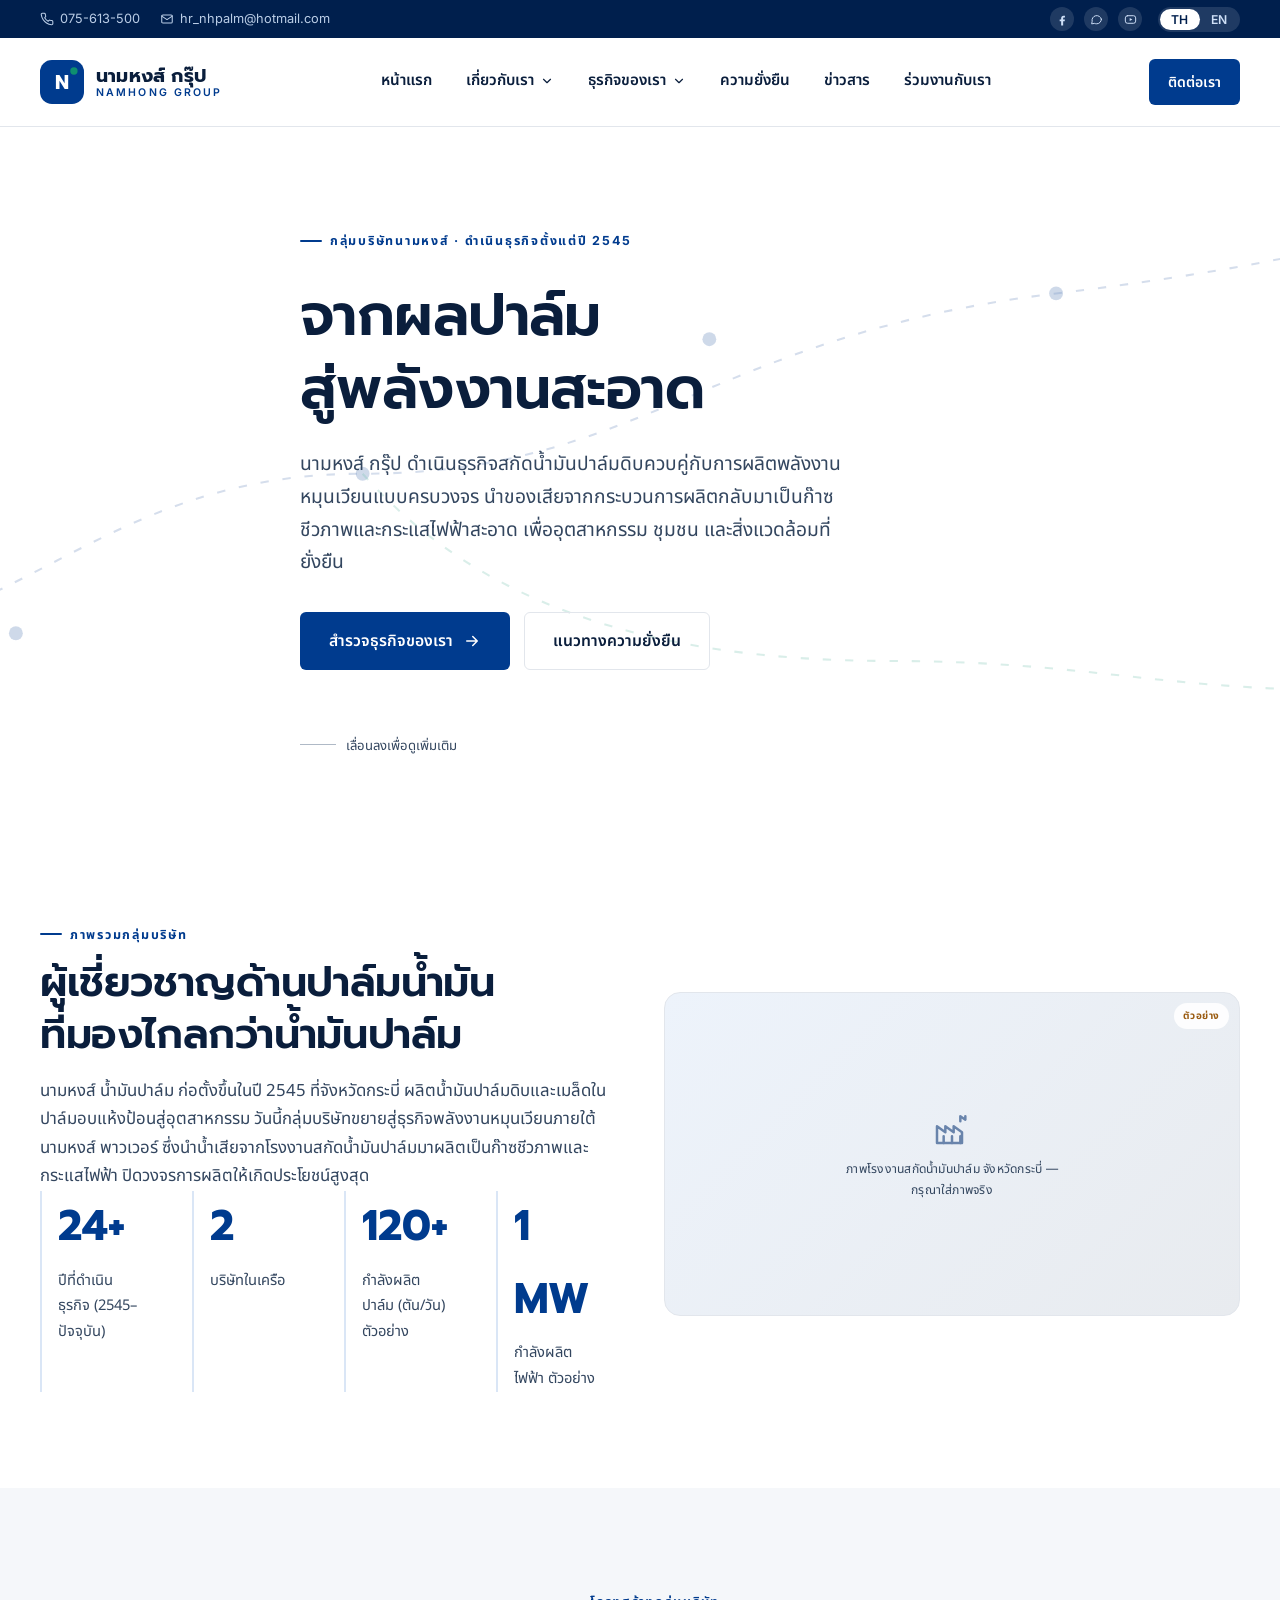
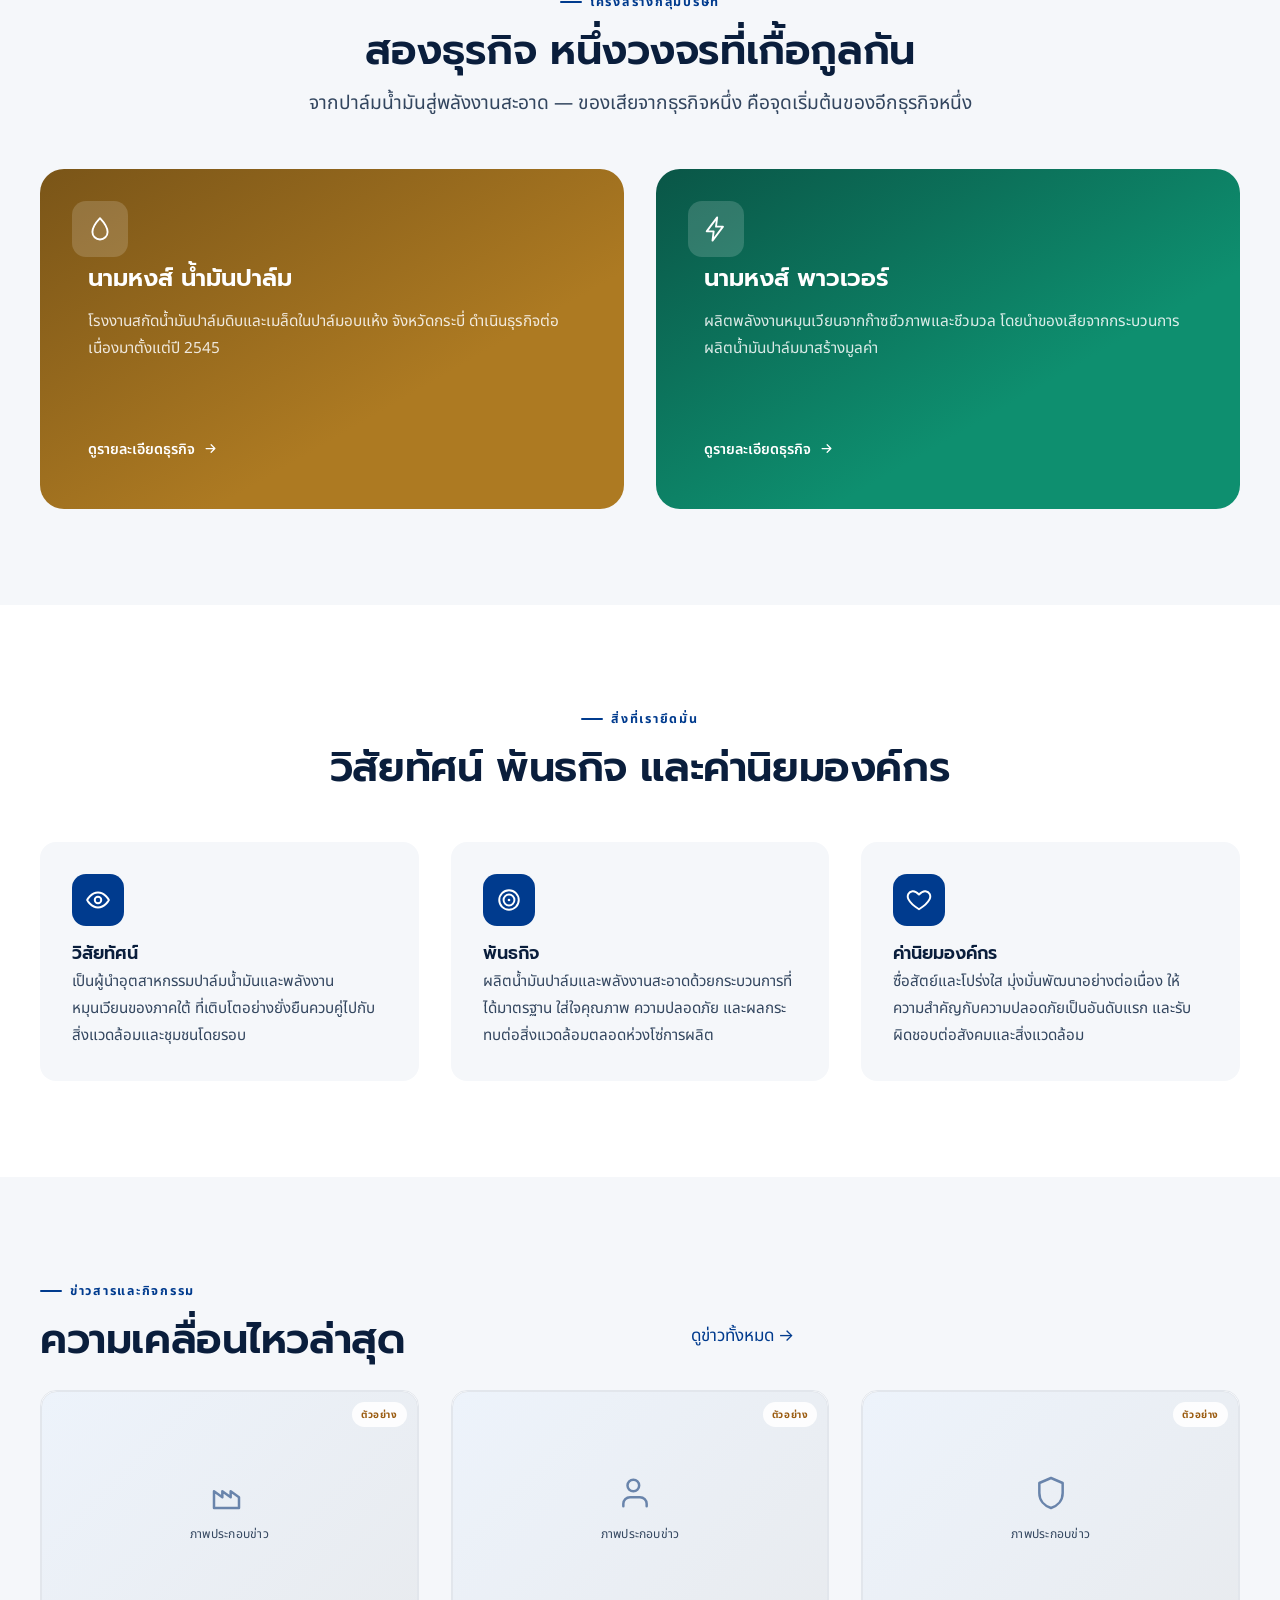
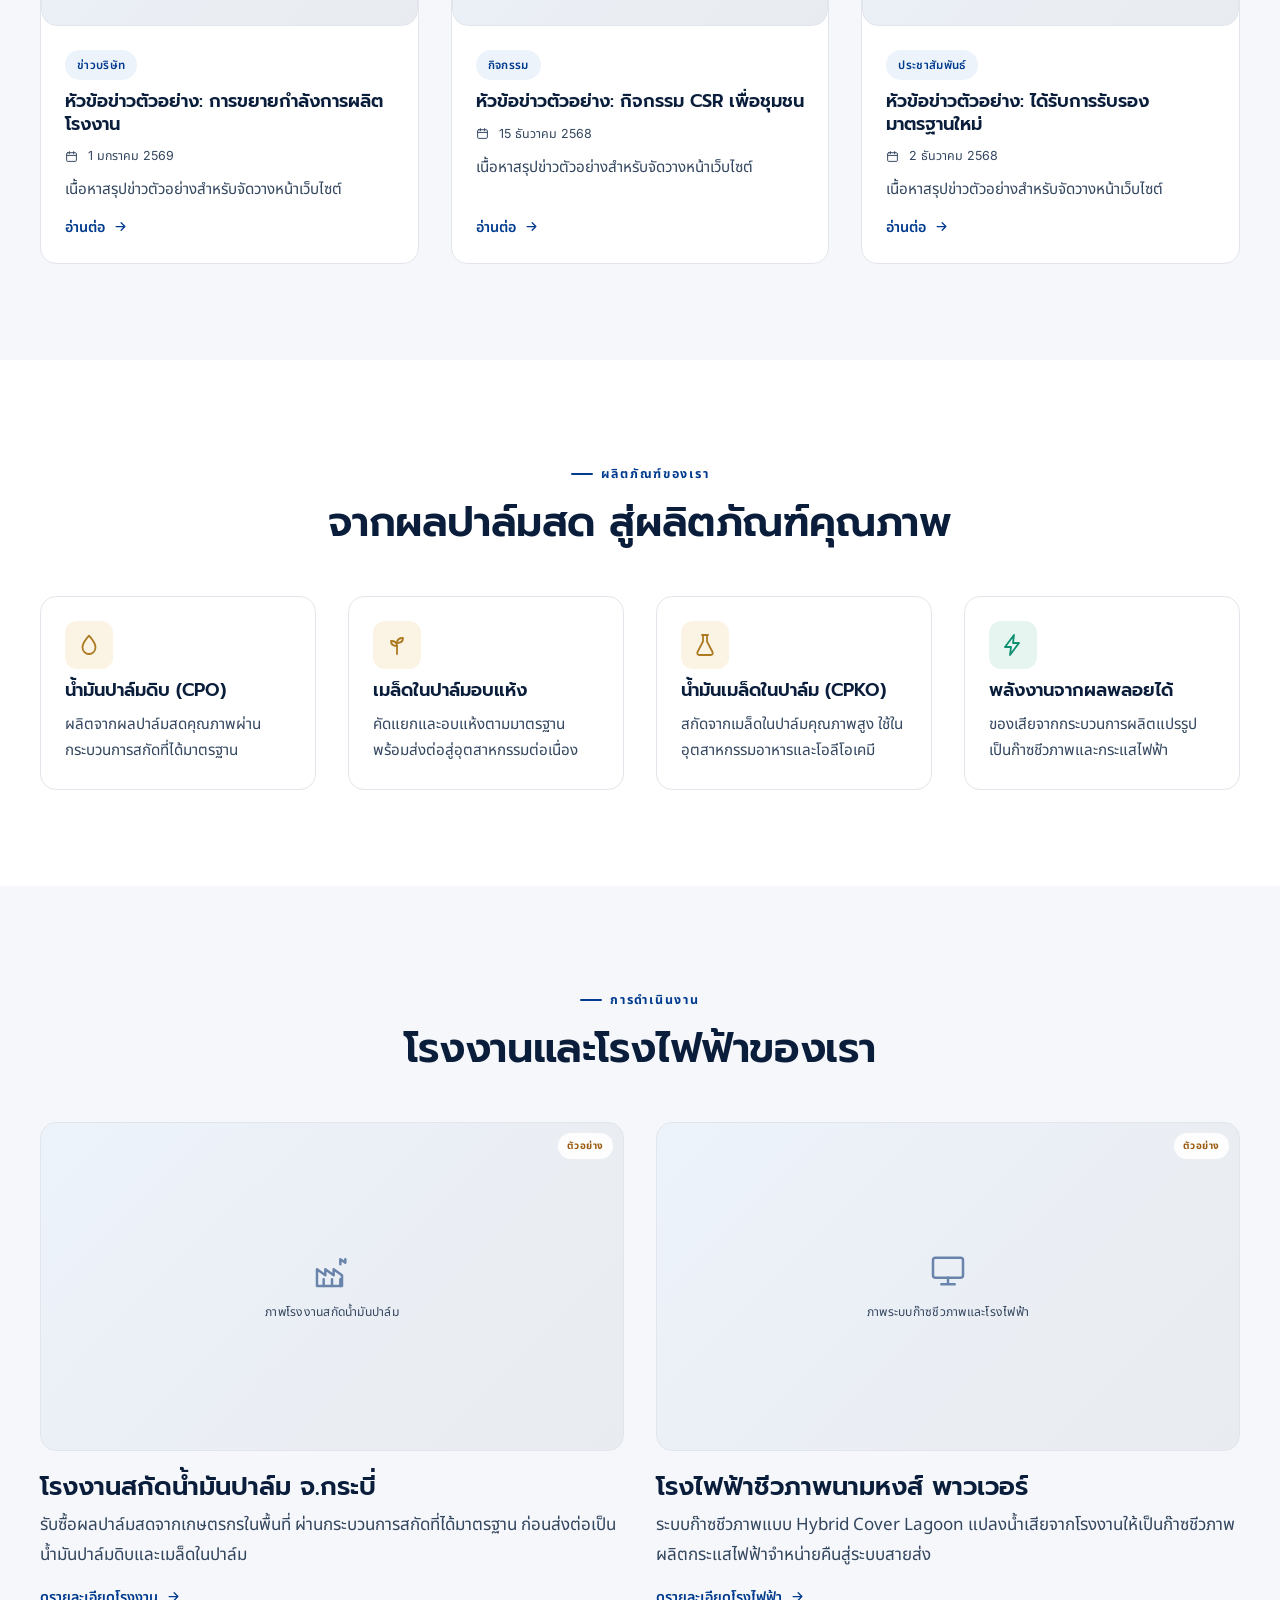
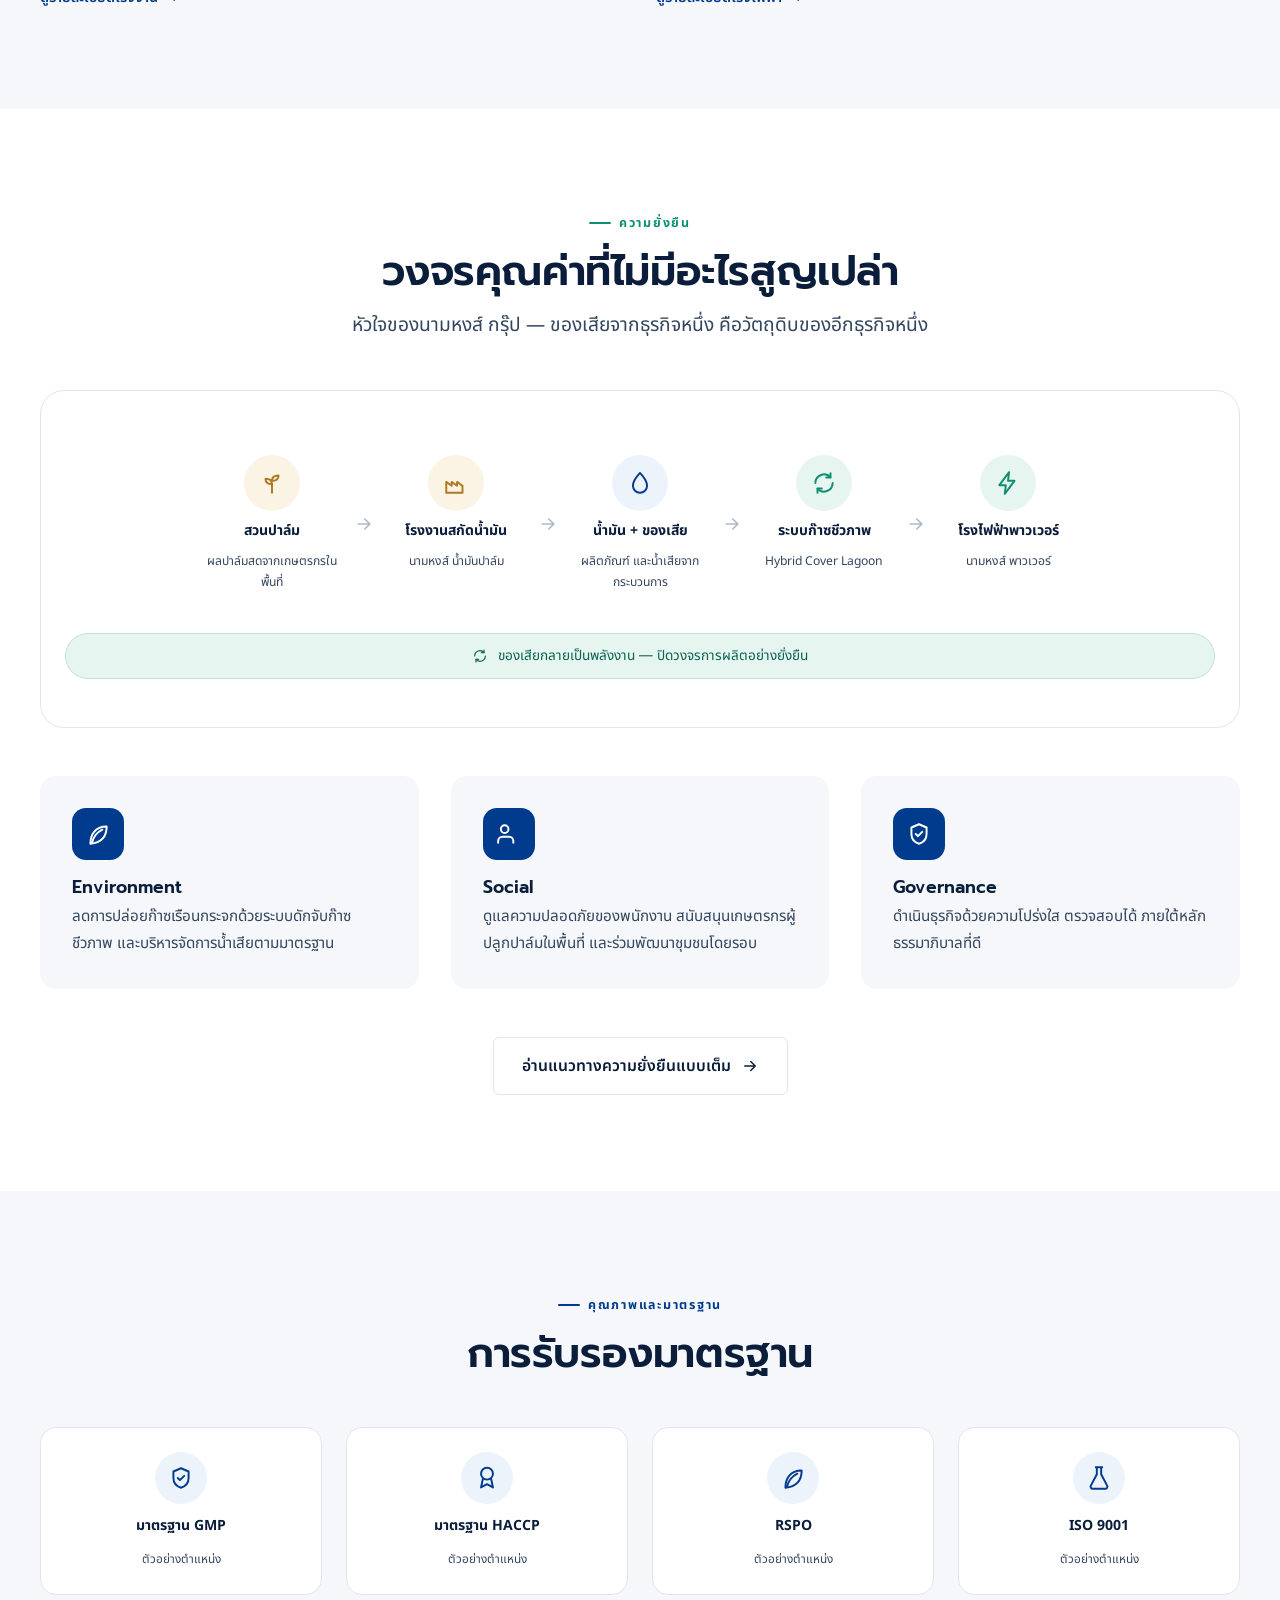
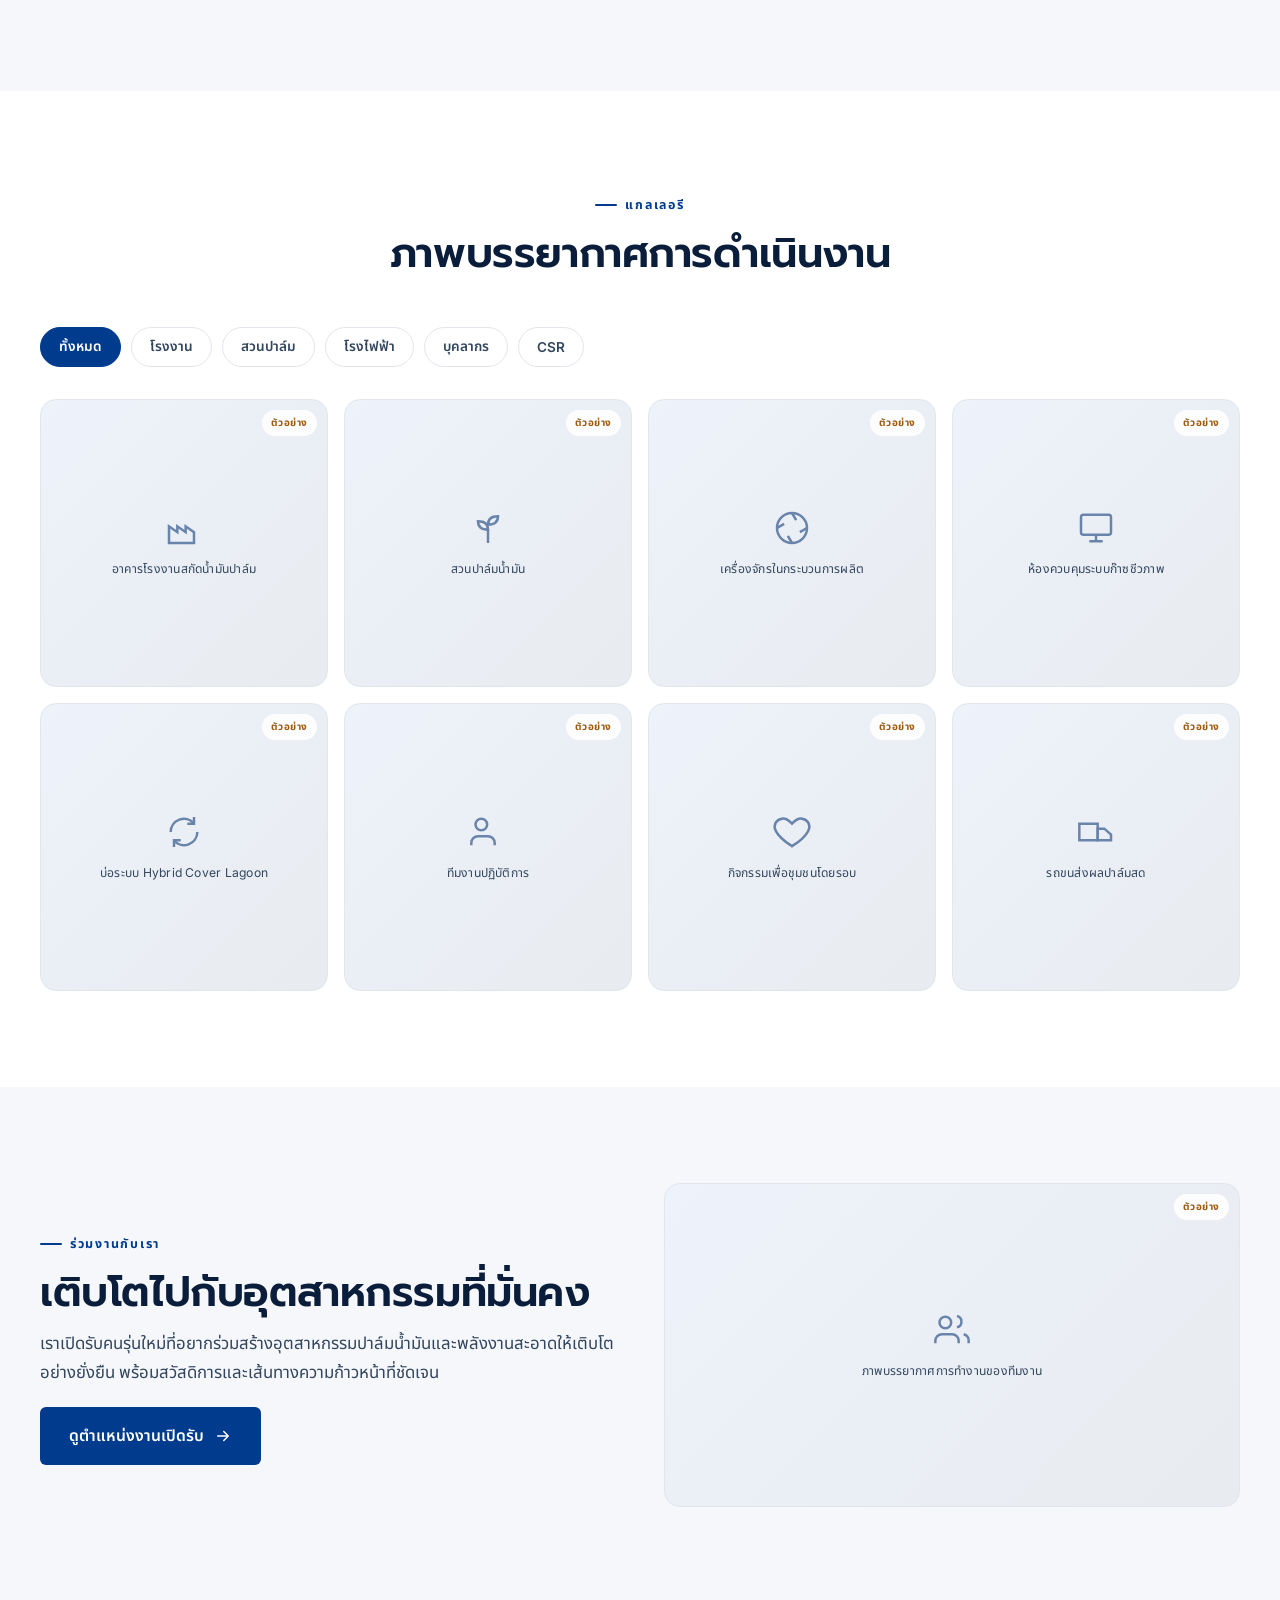
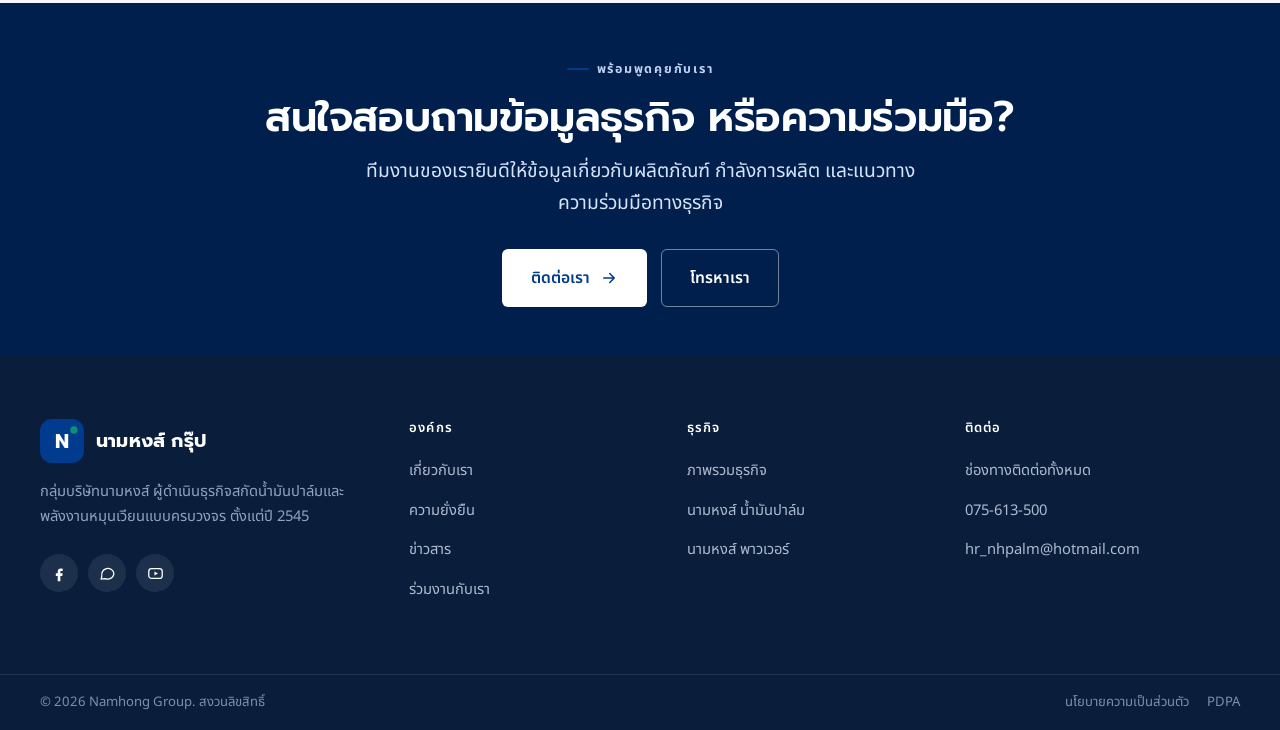
<file: index.html>
<!DOCTYPE html>
<html lang="th">
<head>
<meta charset="UTF-8">
<meta name="viewport" content="width=device-width, initial-scale=1.0">
<title>นามหงส์ กรุ๊ป | ผู้นำอุตสาหกรรมน้ำมันปาล์มและพลังงานหมุนเวียน</title>
<meta name="description" content="กลุ่มบริษัทนามหงส์ ดำเนินธุรกิจสกัดน้ำมันปาล์มดิบและพลังงานหมุนเวียนจากก๊าซชีวภาพแบบครบวงจร ตั้งแต่ปี 2545 จังหวัดกระบี่">
<!-- TODO: replace namhonggroup.co.th with the real registered domain sitewide -->
<link rel="canonical" href="https://www.namhonggroup.co.th/">
<meta property="og:type" content="website">
<meta property="og:site_name" content="นามหงส์ กรุ๊ป">
<meta property="og:title" content="นามหงส์ กรุ๊ป | ผู้นำอุตสาหกรรมน้ำมันปาล์มและพลังงานหมุนเวียน">
<meta property="og:description" content="กลุ่มบริษัทนามหงส์ ดำเนินธุรกิจสกัดน้ำมันปาล์มดิบและพลังงานหมุนเวียนจากก๊าซชีวภาพแบบครบวงจร ตั้งแต่ปี 2545">
<meta property="og:url" content="https://www.namhonggroup.co.th/">
<meta property="og:locale" content="th_TH">
<!-- TODO: add assets/images/og-cover.jpg (1200x630) before launch -->
<meta property="og:image" content="https://www.namhonggroup.co.th/assets/images/og-cover.jpg">
<meta name="twitter:card" content="summary_large_image">
<meta name="twitter:title" content="นามหงส์ กรุ๊ป | ผู้นำอุตสาหกรรมน้ำมันปาล์มและพลังงานหมุนเวียน">
<meta name="robots" content="index,follow">
<link rel="preconnect" href="https://fonts.googleapis.com">
<link rel="preconnect" href="https://fonts.gstatic.com" crossorigin>
<link rel="stylesheet" href="assets/css/style.css">
<script type="application/ld+json">
{
  "@context": "https://schema.org",
  "@type": "Organization",
  "name": "นามหงส์ กรุ๊ป (Namhong Group)",
  "url": "https://www.namhonggroup.co.th/",
  "logo": "https://www.namhonggroup.co.th/assets/images/logo.png",
  "foundingDate": "2002",
  "address": {"@type":"PostalAddress","addressRegion":"กระบี่","addressCountry":"TH"},
  "subOrganization": [
    {"@type":"Organization","name":"บริษัท นามหงส์น้ำมันปาล์ม จำกัด"},
    {"@type":"Organization","name":"บริษัท นามหงส์ พาวเวอร์ จำกัด"}
  ]
}
</script>
</head>
<body>
<a href="#main" class="skip-link">ข้ามไปยังเนื้อหาหลัก</a>

<div class="top-bar">
  <div class="container">
    <div class="top-bar-left">
      <a href="tel:+66756XXXXX"><svg viewBox="0 0 24 24" fill="none" stroke="currentColor" stroke-width="1.8" stroke-linecap="round" stroke-linejoin="round"><path d="M22 16.9v3a2 2 0 0 1-2.2 2 19.8 19.8 0 0 1-8.6-3.1 19.5 19.5 0 0 1-6-6 19.8 19.8 0 0 1-3.1-8.7A2 2 0 0 1 4.1 2h3a2 2 0 0 1 2 1.7c.1.9.3 1.8.6 2.7a2 2 0 0 1-.4 2.1L8 9.9a16 16 0 0 0 6 6l1.4-1.4a2 2 0 0 1 2.1-.4c.9.3 1.8.5 2.7.6a2 2 0 0 1 1.8 2.1Z"/></svg><span>075-613-500 </span></a>
      <a href="mailto:hr_nhpalm@hotmail.com"><svg viewBox="0 0 24 24" fill="none" stroke="currentColor" stroke-width="1.8" stroke-linecap="round" stroke-linejoin="round"><rect x="3" y="5" width="18" height="14" rx="2"/><path d="m3 7 9 6 9-6"/></svg><span>hr_nhpalm@hotmail.com</span></a>
    </div>
    <div class="top-bar-right">
      <div class="social-mini">
        <a href="https://www.facebook.com/profile.php?id=100028295813711" aria-label="Facebook"><svg viewBox="0 0 24 24" fill="currentColor"><path d="M14 8.5h2.5V5.3S15.1 5 13.8 5c-2.7 0-4.3 1.6-4.3 4.6v2.2H6.8v3.6h2.7V23h3.7v-7.6h2.8l.4-3.6h-3.2V9.9c0-1 .3-1.4 1.8-1.4Z"/></svg></a>
        <a href="#" aria-label="Line"><svg viewBox="0 0 24 24" fill="none" stroke="currentColor" stroke-width="1.8" stroke-linecap="round" stroke-linejoin="round"><path d="M21 11.5a8.4 8.4 0 0 1-8.9 8.4 9 9 0 0 1-3.6-.7L3 20l1-4.4A8.4 8.4 0 1 1 21 11.5Z"/></svg></a>
        <a href="#" aria-label="YouTube"><svg viewBox="0 0 24 24" fill="none" stroke="currentColor" stroke-width="1.8" stroke-linecap="round" stroke-linejoin="round"><rect x="2.5" y="5" width="19" height="14" rx="4"/><path d="M10.5 9.2v5.6l5-2.8Z" fill="currentColor" stroke="none"/></svg></a>
      </div>
      <div class="lang-switch">
        <button data-lang="th" class="active">TH</button>
        <button data-lang="en">EN</button>
      </div>
    </div>
  </div>
</div>

<header class="site-header">
  <div class="container">
    <a href="index.html" class="brand">
      <svg class="brand-mark" viewBox="0 0 48 48" role="img" aria-label="ตราสัญลักษณ์นามหงส์ กรุ๊ป"><rect width="48" height="48" rx="13" fill="#003B8E"/><text x="24" y="32" font-family="Prompt, sans-serif" font-weight="700" font-size="22" fill="#fff" text-anchor="middle">N</text><circle cx="37" cy="12" r="4" fill="#0E8F6F"/></svg>
      <span class="brand-word"><b>นามหงส์ กรุ๊ป</b><span>NAMHONG GROUP</span></span>
    </a>
    <nav class="main-nav" aria-label="เมนูหลัก">
      <div class="nav-item"><a href="index.html" class="nav-link" aria-current="page" data-i18n="nav.home">หน้าแรก</a></div>
      <div class="nav-item has-mega">
        <a href="about.html" class="nav-link" aria-expanded="false" data-i18n="nav.about">เกี่ยวกับเรา<svg viewBox="0 0 24 24" fill="none" stroke="currentColor" stroke-width="2" stroke-linecap="round" stroke-linejoin="round"><path d="m6 9 6 6 6-6"/></svg></a>
        <div class="mega">
          <div class="mega-grid">
            <div>
              <div class="mega-col-title" data-i18n="mega.aboutColTitle">ประวัติและวิสัยทัศน์</div>
              <a class="mega-link" href="about.html#history"><span class="ic"><svg viewBox="0 0 24 24" fill="none" stroke="currentColor" stroke-width="1.8" stroke-linecap="round" stroke-linejoin="round"><rect x="3" y="5" width="18" height="16" rx="2"/><path d="M3 10h18M8 3v4M16 3v4"/></svg></span><span><strong data-i18n="mega.aboutHistory">ประวัติความเป็นมา</strong><small data-i18n="mega.aboutHistoryDesc">เส้นทางตั้งแต่ก่อตั้งจนถึงวันนี้</small></span></a>
              <a class="mega-link" href="about.html#vision"><span class="ic"><svg viewBox="0 0 24 24" fill="none" stroke="currentColor" stroke-width="1.8" stroke-linecap="round" stroke-linejoin="round"><path d="M2 12s3.5-7 10-7 10 7 10 7-3.5 7-10 7-10-7-10-7Z"/><circle cx="12" cy="12" r="3"/></svg></span><span><strong data-i18n="mega.aboutVision">วิสัยทัศน์ และพันธกิจ</strong><small data-i18n="mega.aboutVisionDesc">ทิศทางที่เรามุ่งไป</small></span></a>
            </div>
            <div>
              <div class="mega-col-title" data-i18n="mega.aboutColTitle2">การบริหารจัดการ</div>
              <a class="mega-link" href="about.html#management"><span class="ic"><svg viewBox="0 0 24 24" fill="none" stroke="currentColor" stroke-width="1.8" stroke-linecap="round" stroke-linejoin="round"><path d="M16 20v-1.5a4 4 0 0 0-4-4H6a4 4 0 0 0-4 4V20"/><circle cx="8" cy="7.5" r="3.5"/><path d="M22 20v-1.5a4 4 0 0 0-3-3.9M15 3.6a3.5 3.5 0 0 1 0 6.8"/></svg></span><span><strong data-i18n="mega.aboutMgmt">คณะผู้บริหาร</strong><small data-i18n="mega.aboutMgmtDesc">ทีมงานที่ขับเคลื่อนองค์กร</small></span></a>
              <a class="mega-link" href="about.html#governance"><span class="ic"><svg viewBox="0 0 24 24" fill="none" stroke="currentColor" stroke-width="1.8" stroke-linecap="round" stroke-linejoin="round"><path d="m12 3 7 3v6c0 4.5-3 7.7-7 9-4-1.3-7-4.5-7-9V6Z"/><path d="m9 12 2 2 4-4"/></svg></span><span><strong data-i18n="mega.aboutGov">การกำกับดูแลกิจการ</strong><small data-i18n="mega.aboutGovDesc">หลักธรรมาภิบาลของกลุ่มบริษัท</small></span></a>
            </div>
          </div>
        </div>
      </div>
      <div class="nav-item has-mega">
        <a href="business.html" class="nav-link" aria-expanded="false" data-i18n="nav.business">ธุรกิจของเรา<svg viewBox="0 0 24 24" fill="none" stroke="currentColor" stroke-width="2" stroke-linecap="round" stroke-linejoin="round"><path d="m6 9 6 6 6-6"/></svg></a>
        <div class="mega">
          <div class="mega-grid">
            <a class="mega-link palm" href="business-palm-oil.html"><span class="ic"><svg viewBox="0 0 24 24" fill="none" stroke="currentColor" stroke-width="1.8" stroke-linecap="round" stroke-linejoin="round"><path d="M12 2.7s6.5 7 6.5 11.8a6.5 6.5 0 0 1-13 0C5.5 9.7 12 2.7 12 2.7Z"/></svg></span><span><strong data-i18n="mega.bizPalm">นามหงส์ น้ำมันปาล์ม</strong><small data-i18n="mega.bizPalmDesc">สกัดน้ำมันปาล์มดิบและเมล็ดในปาล์ม</small></span></a>
            <a class="mega-link power" href="business-power.html"><span class="ic"><svg viewBox="0 0 24 24" fill="none" stroke="currentColor" stroke-width="1.8" stroke-linecap="round" stroke-linejoin="round"><path d="M13 2 4 14h6l-1 8 9-12h-6l1-8Z"/></svg></span><span><strong data-i18n="mega.bizPower">นามหงส์ พาวเวอร์</strong><small data-i18n="mega.bizPowerDesc">พลังงานหมุนเวียนจากชีวมวลและก๊าซชีวภาพ</small></span></a>
            <div class="mega-foot">
              <p class="muted" style="font-size:.85rem;max-width:340px" data-i18n="mega.megaFootText">รู้หรือไม่? ของเสียจากการผลิตน้ำมันปาล์มของเรา คือเชื้อเพลิงสำคัญของโรงไฟฟ้า</p>
              <a href="business.html" class="btn-ghost" data-i18n="mega.megaFootLink">ดูภาพรวมธุรกิจ →</a>
            </div>
          </div>
        </div>
      </div>
      <div class="nav-item"><a href="sustainability.html" class="nav-link" data-i18n="nav.sustainability">ความยั่งยืน</a></div>
      <div class="nav-item"><a href="news.html" class="nav-link" data-i18n="nav.news">ข่าวสาร</a></div>
      <div class="nav-item"><a href="career.html" class="nav-link" data-i18n="nav.career">ร่วมงานกับเรา</a></div>
    </nav>
    <div class="nav-actions">
      <a href="contact.html" class="btn btn-primary btn-sm" data-i18n="cta.contact">ติดต่อเรา</a>
      <button class="icon-btn hamburger js-hamburger" aria-label="เปิดเมนู"><svg viewBox="0 0 24 24" fill="none" stroke="currentColor" stroke-width="2" stroke-linecap="round" stroke-linejoin="round"><path d="M3 6h18M3 12h18M3 18h18"/></svg></button>
    </div>
  </div>
</header>

<div class="mobile-drawer">
  <div class="mobile-drawer-backdrop"></div>
  <div class="mobile-drawer-panel">
    <div class="mobile-drawer-head">
      <span class="brand-word"><b>นามหงส์ กรุ๊ป</b></span>
      <button class="icon-btn js-drawer-close" aria-label="ปิดเมนู"><svg viewBox="0 0 24 24" fill="none" stroke="currentColor" stroke-width="2" stroke-linecap="round" stroke-linejoin="round"><path d="M18 6 6 18M6 6l12 12"/></svg></button>
    </div>
    <div class="top-links">
      <a href="index.html">หน้าแรก</a>
      <button class="mobile-acc-btn" aria-expanded="false" aria-controls="macc-about">เกี่ยวกับเรา<svg viewBox="0 0 24 24" fill="none" stroke="currentColor" stroke-width="2" stroke-linecap="round" stroke-linejoin="round"><path d="m6 9 6 6 6-6"/></svg></button>
      <div class="mobile-acc-panel" id="macc-about">
        <a href="about.html#history">ประวัติความเป็นมา</a>
        <a href="about.html#vision">วิสัยทัศน์ และพันธกิจ</a>
        <a href="about.html#management">คณะผู้บริหาร</a>
        <a href="about.html#governance">การกำกับดูแลกิจการ</a>
      </div>
      <button class="mobile-acc-btn" aria-expanded="false" aria-controls="macc-biz">ธุรกิจของเรา<svg viewBox="0 0 24 24" fill="none" stroke="currentColor" stroke-width="2" stroke-linecap="round" stroke-linejoin="round"><path d="m6 9 6 6 6-6"/></svg></button>
      <div class="mobile-acc-panel" id="macc-biz">
        <a href="business.html">ภาพรวมธุรกิจ</a>
        <a href="business-palm-oil.html">นามหงส์ น้ำมันปาล์ม</a>
        <a href="business-power.html">นามหงส์ พาวเวอร์</a>
      </div>
      <a href="sustainability.html">ความยั่งยืน</a>
      <a href="news.html">ข่าวสาร</a>
      <a href="career.html">ร่วมงานกับเรา</a>
      <a href="contact.html">ติดต่อเรา</a>
    </div>
    <div class="lang-switch" style="margin-top:20px;width:fit-content;">
      <button data-lang="th" class="active">TH</button>
      <button data-lang="en">EN</button>
    </div>
  </div>
</div>

<main id="main">

  <section class="hero">
    <div class="hero-flow" aria-hidden="true">
      <svg viewBox="0 0 1200 500" preserveAspectRatio="xMidYMid slice" style="width:100%;height:100%;">
        <g stroke="#003B8E" stroke-width="1.5" fill="none" opacity="0.3">
          <path d="M -50 380 C 150 380, 200 250, 400 250 S 650 150, 900 120 S 1150 60, 1300 60" stroke-dasharray="6 10"/>
        </g>
        <g fill="#003B8E" opacity="0.35">
          <circle cx="150" cy="365" r="5"/><circle cx="400" cy="250" r="5"/><circle cx="650" cy="153" r="5"/><circle cx="900" cy="120" r="5"/><circle cx="1150" cy="62" r="5"/>
        </g>
        <g stroke="#0E8F6F" stroke-width="1.5" fill="none" opacity="0.28">
          <path d="M 400 250 C 480 340, 600 385, 780 385 S 1000 420, 1260 400" stroke-dasharray="6 10"/>
        </g>
      </svg>
    </div>
    <div class="container hero-inner">
      <p class="eyebrow reveal">กลุ่มบริษัทนามหงส์ · ดำเนินธุรกิจตั้งแต่ปี 2545</p>
      <h1 class="reveal">จากผลปาล์ม<br>สู่พลังงานสะอาด</h1>
      <p class="lead reveal">นามหงส์ กรุ๊ป ดำเนินธุรกิจสกัดน้ำมันปาล์มดิบควบคู่กับการผลิตพลังงานหมุนเวียนแบบครบวงจร นำของเสียจากกระบวนการผลิตกลับมาเป็นก๊าซชีวภาพและกระแสไฟฟ้าสะอาด เพื่ออุตสาหกรรม ชุมชน และสิ่งแวดล้อมที่ยั่งยืน</p>
      <div class="hero-ctas reveal">
        <a href="business.html" class="btn btn-primary" data-i18n="cta.explore">สำรวจธุรกิจของเรา<svg viewBox="0 0 24 24" fill="none" stroke="currentColor" stroke-width="2" stroke-linecap="round" stroke-linejoin="round"><path d="M5 12h14M13 6l6 6-6 6"/></svg></a>
        <a href="sustainability.html" class="btn btn-outline">แนวทางความยั่งยืน</a>
      </div>
      <div class="hero-scroll"><span class="line"></span><span>เลื่อนลงเพื่อดูเพิ่มเติม</span></div>
    </div>
  </section>

  <section class="section">
    <div class="container">
      <div class="split reveal">
        <div>
          <p class="eyebrow">ภาพรวมกลุ่มบริษัท</p>
          <h2>ผู้เชี่ยวชาญด้านปาล์มน้ำมัน<br>ที่มองไกลกว่าน้ำมันปาล์ม</h2>
          <p class="lead" style="margin-top:16px;font-size:1.05rem;">นามหงส์ น้ำมันปาล์ม ก่อตั้งขึ้นในปี 2545 ที่จังหวัดกระบี่ ผลิตน้ำมันปาล์มดิบและเมล็ดในปาล์มอบแห้งป้อนสู่อุตสาหกรรม วันนี้กลุ่มบริษัทขยายสู่ธุรกิจพลังงานหมุนเวียนภายใต้นามหงส์ พาวเวอร์ ซึ่งนำน้ำเสียจากโรงงานสกัดน้ำมันปาล์มมาผลิตเป็นก๊าซชีวภาพและกระแสไฟฟ้า ปิดวงจรการผลิตให้เกิดประโยชน์สูงสุด</p>
          
          <div class="stats">
            <div class="stat-item"><div class="stat-num"><span data-count-to="24" data-suffix="+">0</span></div><div class="stat-label">ปีที่ดำเนินธุรกิจ (2545–ปัจจุบัน)</div></div>
            <div class="stat-item"><div class="stat-num"><span data-count-to="2" data-suffix="">0</span></div><div class="stat-label">บริษัทในเครือ</div></div>
            <div class="stat-item"><div class="stat-num"><span data-count-to="120" data-suffix="+">0</span></div><div class="stat-label">กำลังผลิตปาล์ม (ตัน/วัน) ตัวอย่าง</div></div>
            <div class="stat-item"><div class="stat-num"><span data-count-to="1.2" data-suffix=" MW">0</span></div><div class="stat-label">กำลังผลิตไฟฟ้า ตัวอย่าง</div></div>
          </div>
        </div>
        <div class="col-media">
          <div class="img-ph wide"><span class="ph-flag">ตัวอย่าง</span><svg viewBox="0 0 24 24" fill="none" stroke="currentColor" stroke-width="1.5" stroke-linecap="round" stroke-linejoin="round"><path d="M3 21V11l5 3.5V11l5 3.5V11l5 3.5V21H3Z"/><path d="M7 21v-4M12 21v-4M17 21v-4M17 8V5l3 2V5"/></svg><span>ภาพโรงงานสกัดน้ำมันปาล์ม จังหวัดกระบี่ — กรุณาใส่ภาพจริง</span></div>
        </div>
      </div>
    </div>
  </section>

  <section class="section section-alt">
    <div class="container">
      <div class="section-head center reveal">
        <p class="eyebrow mx-auto">โครงสร้างกลุ่มบริษัท</p>
        <h2>สองธุรกิจ หนึ่งวงจรที่เกื้อกูลกัน</h2>
        <p class="lead" style="margin-top:12px">จากปาล์มน้ำมันสู่พลังงานสะอาด — ของเสียจากธุรกิจหนึ่ง คือจุดเริ่มต้นของอีกธุรกิจหนึ่ง</p>
      </div>
      <div class="grid grid-2 reveal">
        <a href="business-palm-oil.html" class="biz-card palm">
          <span class="biz-icon"><svg viewBox="0 0 24 24" fill="none" stroke="#fff" stroke-width="1.6" stroke-linecap="round" stroke-linejoin="round"><path d="M12 2.7s6.5 7 6.5 11.8a6.5 6.5 0 0 1-13 0C5.5 9.7 12 2.7 12 2.7Z"/></svg></span>
          <br>
          <h3>นามหงส์ น้ำมันปาล์ม</h3>
          <p>โรงงานสกัดน้ำมันปาล์มดิบและเมล็ดในปาล์มอบแห้ง จังหวัดกระบี่ ดำเนินธุรกิจต่อเนื่องมาตั้งแต่ปี 2545</p>
          <span class="card-link">ดูรายละเอียดธุรกิจ<svg viewBox="0 0 24 24" fill="none" stroke="currentColor" stroke-width="2" stroke-linecap="round" stroke-linejoin="round"><path d="M5 12h14M13 6l6 6-6 6"/></svg></span>
        </a>
        <a href="business-power.html" class="biz-card power">
          <span class="biz-icon"><svg viewBox="0 0 24 24" fill="none" stroke="#fff" stroke-width="1.6" stroke-linecap="round" stroke-linejoin="round"><path d="M13 2 4 14h6l-1 8 9-12h-6l1-8Z"/></svg></span>
            <br>
          <h3>นามหงส์ พาวเวอร์</h3>
          <p>ผลิตพลังงานหมุนเวียนจากก๊าซชีวภาพและชีวมวล โดยนำของเสียจากกระบวนการผลิตน้ำมันปาล์มมาสร้างมูลค่า</p>
          <span class="card-link">ดูรายละเอียดธุรกิจ<svg viewBox="0 0 24 24" fill="none" stroke="currentColor" stroke-width="2" stroke-linecap="round" stroke-linejoin="round"><path d="M5 12h14M13 6l6 6-6 6"/></svg></span>
        </a>
      </div>
    </div>
  </section>

  <section class="section">
    <div class="container">
      <div class="section-head center reveal"><p class="eyebrow mx-auto">สิ่งที่เรายึดมั่น</p><h2>วิสัยทัศน์ พันธกิจ และค่านิยมองค์กร</h2></div>
      <div class="grid grid-3 reveal reveal-stagger">
        <div class="value-card" style="--i:0"><span class="ic"><svg viewBox="0 0 24 24" fill="none" stroke="currentColor" stroke-width="1.8" stroke-linecap="round" stroke-linejoin="round"><path d="M2 12s3.5-7 10-7 10 7 10 7-3.5 7-10 7-10-7-10-7Z"/><circle cx="12" cy="12" r="3"/></svg></span><h3>วิสัยทัศน์</h3><p>เป็นผู้นำอุตสาหกรรมปาล์มน้ำมันและพลังงานหมุนเวียนของภาคใต้ ที่เติบโตอย่างยั่งยืนควบคู่ไปกับสิ่งแวดล้อมและชุมชนโดยรอบ</p></div>
        <div class="value-card" style="--i:1"><span class="ic"><svg viewBox="0 0 24 24" fill="none" stroke="currentColor" stroke-width="1.8"><circle cx="12" cy="12" r="9"/><circle cx="12" cy="12" r="5"/><circle cx="12" cy="12" r="1.2" fill="currentColor" stroke="none"/></svg></span><h3>พันธกิจ</h3><p>ผลิตน้ำมันปาล์มและพลังงานสะอาดด้วยกระบวนการที่ได้มาตรฐาน ใส่ใจคุณภาพ ความปลอดภัย และผลกระทบต่อสิ่งแวดล้อมตลอดห่วงโซ่การผลิต</p></div>
        <div class="value-card" style="--i:2"><span class="ic"><svg viewBox="0 0 24 24" fill="none" stroke="currentColor" stroke-width="1.8" stroke-linecap="round" stroke-linejoin="round"><path d="M12 20.5s-7.5-4.6-9.8-9.3C.6 7.8 2.4 4.5 6 4c2-.3 3.8.7 6 3 2.2-2.3 4-3.3 6-3 3.6.5 5.4 3.8 3.8 7.2C19.5 15.9 12 20.5 12 20.5Z"/></svg></span><h3>ค่านิยมองค์กร</h3><p>ซื่อสัตย์และโปร่งใส มุ่งมั่นพัฒนาอย่างต่อเนื่อง ให้ความสำคัญกับความปลอดภัยเป็นอันดับแรก และรับผิดชอบต่อสังคมและสิ่งแวดล้อม</p></div>
      </div>
    </div>
  </section>

  <section class="section section-alt">
    <div class="container">
      <div class="section-head reveal" style="display:flex;justify-content:space-between;align-items:flex-end;flex-wrap:wrap;gap:16px;margin-bottom:var(--sp-5);">
        <div><p class="eyebrow">ข่าวสารและกิจกรรม</p><h2>ความเคลื่อนไหวล่าสุด</h2></div>
        <a href="news.html" class="btn-ghost" data-i18n="cta.viewAll">ดูข่าวทั้งหมด →</a>
      </div>
      <div class="grid grid-3 reveal reveal-stagger">
        <article class="card news-card" style="--i:0">
          <div class="img-ph wide"><span class="ph-flag">ตัวอย่าง</span><svg viewBox="0 0 24 24" fill="none" stroke="currentColor" stroke-width="1.5" stroke-linecap="round" stroke-linejoin="round"><path d="M3 21V11l5 3.5V11l5 3.5V11l5 3.5V21H3Z"/></svg><span>ภาพประกอบข่าว</span></div>
          <div class="card-body">
            <span class="tag">ข่าวบริษัท</span>
            <h3>หัวข้อข่าวตัวอย่าง: การขยายกำลังการผลิตโรงงาน</h3>
            <div class="news-meta"><svg viewBox="0 0 24 24" fill="none" stroke="currentColor" stroke-width="1.8" stroke-linecap="round" stroke-linejoin="round"><rect x="3" y="5" width="18" height="16" rx="2"/><path d="M3 10h18M8 3v4M16 3v4"/></svg><span>1 มกราคม 2569</span></div>
            <p>เนื้อหาสรุปข่าวตัวอย่างสำหรับจัดวางหน้าเว็บไซต์</p>
            <span class="card-link">อ่านต่อ<svg viewBox="0 0 24 24" fill="none" stroke="currentColor" stroke-width="2" stroke-linecap="round" stroke-linejoin="round"><path d="M5 12h14M13 6l6 6-6 6"/></svg></span>
          </div>
        </article>
        <article class="card news-card" style="--i:1">
          <div class="img-ph wide"><span class="ph-flag">ตัวอย่าง</span><svg viewBox="0 0 24 24" fill="none" stroke="currentColor" stroke-width="1.5" stroke-linecap="round" stroke-linejoin="round"><path d="M16 20v-1.5a4 4 0 0 0-4-4H6a4 4 0 0 0-4 4V20"/><circle cx="8" cy="7.5" r="3.5"/></svg><span>ภาพประกอบข่าว</span></div>
          <div class="card-body">
            <span class="tag">กิจกรรม</span>
            <h3>หัวข้อข่าวตัวอย่าง: กิจกรรม CSR เพื่อชุมชน</h3>
            <div class="news-meta"><svg viewBox="0 0 24 24" fill="none" stroke="currentColor" stroke-width="1.8" stroke-linecap="round" stroke-linejoin="round"><rect x="3" y="5" width="18" height="16" rx="2"/><path d="M3 10h18M8 3v4M16 3v4"/></svg><span>15 ธันวาคม 2568</span></div>
            <p>เนื้อหาสรุปข่าวตัวอย่างสำหรับจัดวางหน้าเว็บไซต์</p>
            <span class="card-link">อ่านต่อ<svg viewBox="0 0 24 24" fill="none" stroke="currentColor" stroke-width="2" stroke-linecap="round" stroke-linejoin="round"><path d="M5 12h14M13 6l6 6-6 6"/></svg></span>
          </div>
        </article>
        <article class="card news-card" style="--i:2">
          <div class="img-ph wide"><span class="ph-flag">ตัวอย่าง</span><svg viewBox="0 0 24 24" fill="none" stroke="currentColor" stroke-width="1.5" stroke-linecap="round" stroke-linejoin="round"><path d="m12 3 7 3v6c0 4.5-3 7.7-7 9-4-1.3-7-4.5-7-9V6Z"/></svg><span>ภาพประกอบข่าว</span></div>
          <div class="card-body">
            <span class="tag">ประชาสัมพันธ์</span>
            <h3>หัวข้อข่าวตัวอย่าง: ได้รับการรับรองมาตรฐานใหม่</h3>
            <div class="news-meta"><svg viewBox="0 0 24 24" fill="none" stroke="currentColor" stroke-width="1.8" stroke-linecap="round" stroke-linejoin="round"><rect x="3" y="5" width="18" height="16" rx="2"/><path d="M3 10h18M8 3v4M16 3v4"/></svg><span>2 ธันวาคม 2568</span></div>
            <p>เนื้อหาสรุปข่าวตัวอย่างสำหรับจัดวางหน้าเว็บไซต์</p>
            <span class="card-link">อ่านต่อ<svg viewBox="0 0 24 24" fill="none" stroke="currentColor" stroke-width="2" stroke-linecap="round" stroke-linejoin="round"><path d="M5 12h14M13 6l6 6-6 6"/></svg></span>
          </div>
        </article>
      </div>
    </div>
  </section>

  <section class="section">
    <div class="container">
      <div class="section-head center reveal"><p class="eyebrow mx-auto">ผลิตภัณฑ์ของเรา</p><h2>จากผลปาล์มสด สู่ผลิตภัณฑ์คุณภาพ</h2></div>
      <div class="grid grid-4 reveal reveal-stagger">
        <div class="card"><div class="card-body"><span class="ic" style="width:48px;height:48px;border-radius:12px;background:var(--c-palm-bg);color:var(--c-palm);display:flex;align-items:center;justify-content:center;"><svg viewBox="0 0 24 24" width="24" height="24" fill="none" stroke="currentColor" stroke-width="1.8" stroke-linecap="round" stroke-linejoin="round"><path d="M12 2.7s6.5 7 6.5 11.8a6.5 6.5 0 0 1-13 0C5.5 9.7 12 2.7 12 2.7Z"/></svg></span><h3>น้ำมันปาล์มดิบ (CPO)</h3><p>ผลิตจากผลปาล์มสดคุณภาพผ่านกระบวนการสกัดที่ได้มาตรฐาน</p></div></div>
        <div class="card"><div class="card-body"><span class="ic" style="width:48px;height:48px;border-radius:12px;background:var(--c-palm-bg);color:var(--c-palm);display:flex;align-items:center;justify-content:center;"><svg viewBox="0 0 24 24" width="24" height="24" fill="none" stroke="currentColor" stroke-width="1.8" stroke-linecap="round" stroke-linejoin="round"><path d="M12 21v-8"/><path d="M12 13c0-3-2-5-6-5 0 3.5 2 5 6 5ZM12 10c0-3 2-5 6-5 0 3.5-2 5-6 5Z"/></svg></span><h3>เมล็ดในปาล์มอบแห้ง</h3><p>คัดแยกและอบแห้งตามมาตรฐาน พร้อมส่งต่อสู่อุตสาหกรรมต่อเนื่อง</p></div></div>
        <div class="card"><div class="card-body"><span class="ic" style="width:48px;height:48px;border-radius:12px;background:var(--c-palm-bg);color:var(--c-palm);display:flex;align-items:center;justify-content:center;"><svg viewBox="0 0 24 24" width="24" height="24" fill="none" stroke="currentColor" stroke-width="1.8" stroke-linecap="round" stroke-linejoin="round"><path d="M9 2h6M10 2v6.5L4.5 19a2 2 0 0 0 1.8 3h11.4a2 2 0 0 0 1.8-3L14 8.5V2"/></svg></span><h3>น้ำมันเมล็ดในปาล์ม (CPKO)</h3><p>สกัดจากเมล็ดในปาล์มคุณภาพสูง ใช้ในอุตสาหกรรมอาหารและโอลีโอเคมี</p></div></div>
        <div class="card"><div class="card-body"><span class="ic" style="width:48px;height:48px;border-radius:12px;background:var(--c-power-bg);color:var(--c-power);display:flex;align-items:center;justify-content:center;"><svg viewBox="0 0 24 24" width="24" height="24" fill="none" stroke="currentColor" stroke-width="1.8" stroke-linecap="round" stroke-linejoin="round"><path d="M13 2 4 14h6l-1 8 9-12h-6l1-8Z"/></svg></span><h3>พลังงานจากผลพลอยได้</h3><p>ของเสียจากกระบวนการผลิตแปรรูปเป็นก๊าซชีวภาพและกระแสไฟฟ้า</p></div></div>
      </div>
    </div>
  </section>

  <section class="section section-alt">
    <div class="container">
      <div class="section-head center reveal"><p class="eyebrow mx-auto">การดำเนินงาน</p><h2>โรงงานและโรงไฟฟ้าของเรา</h2></div>
      <div class="grid grid-2 reveal">
        <div>
          <div class="img-ph wide"><span class="ph-flag">ตัวอย่าง</span><svg viewBox="0 0 24 24" fill="none" stroke="currentColor" stroke-width="1.5" stroke-linecap="round" stroke-linejoin="round"><path d="M3 21V11l5 3.5V11l5 3.5V11l5 3.5V21H3Z"/><path d="M7 21v-4M12 21v-4M17 21v-4M17 8V5l3 2V5"/></svg><span>ภาพโรงงานสกัดน้ำมันปาล์ม</span></div>
          <h3 style="margin-top:20px">โรงงานสกัดน้ำมันปาล์ม จ.กระบี่</h3>
          <p class="muted" style="margin-top:8px">รับซื้อผลปาล์มสดจากเกษตรกรในพื้นที่ ผ่านกระบวนการสกัดที่ได้มาตรฐาน ก่อนส่งต่อเป็นน้ำมันปาล์มดิบและเมล็ดในปาล์ม</p>
          <a href="business-palm-oil.html" class="card-link" style="margin-top:14px;">ดูรายละเอียดโรงงาน<svg viewBox="0 0 24 24" fill="none" stroke="currentColor" stroke-width="2" stroke-linecap="round" stroke-linejoin="round"><path d="M5 12h14M13 6l6 6-6 6"/></svg></a>
        </div>
        <div>
          <div class="img-ph wide"><span class="ph-flag">ตัวอย่าง</span><svg viewBox="0 0 24 24" fill="none" stroke="currentColor" stroke-width="1.5" stroke-linecap="round" stroke-linejoin="round"><rect x="3" y="4" width="18" height="12" rx="1.5"/><path d="M8 20h8M12 16v4"/></svg><span>ภาพระบบก๊าซชีวภาพและโรงไฟฟ้า</span></div>
          <h3 style="margin-top:20px">โรงไฟฟ้าชีวภาพนามหงส์ พาวเวอร์</h3>
          <p class="muted" style="margin-top:8px">ระบบก๊าซชีวภาพแบบ Hybrid Cover Lagoon แปลงน้ำเสียจากโรงงานให้เป็นก๊าซชีวภาพ ผลิตกระแสไฟฟ้าจำหน่ายคืนสู่ระบบสายส่ง</p>
          <a href="business-power.html" class="card-link" style="margin-top:14px;">ดูรายละเอียดโรงไฟฟ้า<svg viewBox="0 0 24 24" fill="none" stroke="currentColor" stroke-width="2" stroke-linecap="round" stroke-linejoin="round"><path d="M5 12h14M13 6l6 6-6 6"/></svg></a>
        </div>
      </div>
    </div>
  </section>

  <section class="section">
    <div class="container">
      <div class="section-head center reveal"><p class="eyebrow mx-auto accent-power">ความยั่งยืน</p><h2>วงจรคุณค่าที่ไม่มีอะไรสูญเปล่า</h2><p class="lead" style="margin-top:12px">หัวใจของนามหงส์ กรุ๊ป — ของเสียจากธุรกิจหนึ่ง คือวัตถุดิบของอีกธุรกิจหนึ่ง</p></div>
      <div class="reveal" style="background:#fff;border:1px solid var(--c-border);border-radius:var(--r-xl);padding:var(--sp-7) var(--sp-5);">
        <div class="flow-diagram">
          <div class="flow-node palm"><span class="ic"><svg viewBox="0 0 24 24" fill="none" stroke="currentColor" stroke-width="1.8" stroke-linecap="round" stroke-linejoin="round"><path d="M12 21v-8"/><path d="M12 13c0-3-2-5-6-5 0 3.5 2 5 6 5ZM12 10c0-3 2-5 6-5 0 3.5-2 5-6 5Z"/></svg></span><strong>สวนปาล์ม</strong><span>ผลปาล์มสดจากเกษตรกรในพื้นที่</span></div>
          <div class="flow-arrow"><svg viewBox="0 0 24 24" fill="none" stroke="currentColor" stroke-width="2" stroke-linecap="round" stroke-linejoin="round"><path d="M5 12h14M13 6l6 6-6 6"/></svg></div>
          <div class="flow-node palm"><span class="ic"><svg viewBox="0 0 24 24" fill="none" stroke="currentColor" stroke-width="1.8" stroke-linecap="round" stroke-linejoin="round"><path d="M3 21V11l5 3.5V11l5 3.5V11l5 3.5V21H3Z"/></svg></span><strong>โรงงานสกัดน้ำมัน</strong><span>นามหงส์ น้ำมันปาล์ม</span></div>
          <div class="flow-arrow"><svg viewBox="0 0 24 24" fill="none" stroke="currentColor" stroke-width="2" stroke-linecap="round" stroke-linejoin="round"><path d="M5 12h14M13 6l6 6-6 6"/></svg></div>
          <div class="flow-node"><span class="ic"><svg viewBox="0 0 24 24" fill="none" stroke="currentColor" stroke-width="1.8" stroke-linecap="round" stroke-linejoin="round"><path d="M12 2.7s6.5 7 6.5 11.8a6.5 6.5 0 0 1-13 0C5.5 9.7 12 2.7 12 2.7Z"/></svg></span><strong>น้ำมัน + ของเสีย</strong><span>ผลิตภัณฑ์ และน้ำเสียจากกระบวนการ</span></div>
          <div class="flow-arrow"><svg viewBox="0 0 24 24" fill="none" stroke="currentColor" stroke-width="2" stroke-linecap="round" stroke-linejoin="round"><path d="M5 12h14M13 6l6 6-6 6"/></svg></div>
          <div class="flow-node power"><span class="ic"><svg viewBox="0 0 24 24" fill="none" stroke="currentColor" stroke-width="1.8" stroke-linecap="round" stroke-linejoin="round"><path d="M4 12a8 8 0 0 1 14-5.2M20 12a8 8 0 0 1-14 5.2"/><path d="M18 3v4h-4M6 21v-4h4"/></svg></span><strong>ระบบก๊าซชีวภาพ</strong><span>Hybrid Cover Lagoon</span></div>
          <div class="flow-arrow"><svg viewBox="0 0 24 24" fill="none" stroke="currentColor" stroke-width="2" stroke-linecap="round" stroke-linejoin="round"><path d="M5 12h14M13 6l6 6-6 6"/></svg></div>
          <div class="flow-node power"><span class="ic"><svg viewBox="0 0 24 24" fill="none" stroke="currentColor" stroke-width="1.8" stroke-linecap="round" stroke-linejoin="round"><path d="M13 2 4 14h6l-1 8 9-12h-6l1-8Z"/></svg></span><strong>โรงไฟฟ้าพาวเวอร์</strong><span>นามหงส์ พาวเวอร์</span></div>
        </div>
        <div class="flow-loop-label"><svg viewBox="0 0 24 24" fill="none" stroke="currentColor" stroke-width="1.8" stroke-linecap="round" stroke-linejoin="round"><path d="M4 12a8 8 0 0 1 14-5.2M20 12a8 8 0 0 1-14 5.2"/><path d="M18 3v4h-4M6 21v-4h4"/></svg><span>ของเสียกลายเป็นพลังงาน — ปิดวงจรการผลิตอย่างยั่งยืน</span></div>
      </div>
      <div class="grid grid-3 reveal reveal-stagger" style="margin-top:var(--sp-7)">
        <div class="value-card" style="--i:0"><span class="ic"><svg viewBox="0 0 24 24" fill="none" stroke="currentColor" stroke-width="1.8" stroke-linecap="round" stroke-linejoin="round"><path d="M5 21c0-8 4-16 15-16 0 11-6 15-15 16Z"/><path d="M6.5 20A18 18 0 0 1 16 8"/></svg></span><h3>Environment</h3><p>ลดการปล่อยก๊าซเรือนกระจกด้วยระบบดักจับก๊าซชีวภาพ และบริหารจัดการน้ำเสียตามมาตรฐาน</p></div>
        <div class="value-card" style="--i:1"><span class="ic"><svg viewBox="0 0 24 24" fill="none" stroke="currentColor" stroke-width="1.8" stroke-linecap="round" stroke-linejoin="round"><path d="M16 20v-1.5a4 4 0 0 0-4-4H6a4 4 0 0 0-4 4V20"/><circle cx="8" cy="7.5" r="3.5"/></svg></span><h3>Social</h3><p>ดูแลความปลอดภัยของพนักงาน สนับสนุนเกษตรกรผู้ปลูกปาล์มในพื้นที่ และร่วมพัฒนาชุมชนโดยรอบ</p></div>
        <div class="value-card" style="--i:2"><span class="ic"><svg viewBox="0 0 24 24" fill="none" stroke="currentColor" stroke-width="1.8" stroke-linecap="round" stroke-linejoin="round"><path d="m12 3 7 3v6c0 4.5-3 7.7-7 9-4-1.3-7-4.5-7-9V6Z"/><path d="m9 12 2 2 4-4"/></svg></span><h3>Governance</h3><p>ดำเนินธุรกิจด้วยความโปร่งใส ตรวจสอบได้ ภายใต้หลักธรรมาภิบาลที่ดี</p></div>
      </div>
      <div class="section-foot reveal"><a href="sustainability.html" class="btn btn-outline">อ่านแนวทางความยั่งยืนแบบเต็ม<svg viewBox="0 0 24 24" fill="none" stroke="currentColor" stroke-width="2" stroke-linecap="round" stroke-linejoin="round"><path d="M5 12h14M13 6l6 6-6 6"/></svg></a></div>
    </div>
  </section>

  <section class="section section-alt">
    <div class="container">
      <div class="section-head center reveal"><p class="eyebrow mx-auto">คุณภาพและมาตรฐาน</p><h2>การรับรองมาตรฐาน</h2></div>
      <div class="cert-row reveal reveal-stagger">
        <div class="cert-item"><span class="ic"><svg viewBox="0 0 24 24" width="24" height="24" fill="none" stroke="currentColor" stroke-width="1.8" stroke-linecap="round" stroke-linejoin="round"><path d="m12 3 7 3v6c0 4.5-3 7.7-7 9-4-1.3-7-4.5-7-9V6Z"/><path d="m9 12 2 2 4-4"/></svg></span><strong>มาตรฐาน GMP</strong><small>ตัวอย่างตำแหน่ง</small></div>
        <div class="cert-item"><span class="ic"><svg viewBox="0 0 24 24" width="24" height="24" fill="none" stroke="currentColor" stroke-width="1.8" stroke-linecap="round" stroke-linejoin="round"><circle cx="12" cy="8" r="5.5"/><path d="m8.2 12.7-1.7 8 5.5-3 5.5 3-1.7-8"/></svg></span><strong>มาตรฐาน HACCP</strong><small>ตัวอย่างตำแหน่ง</small></div>
        <div class="cert-item"><span class="ic"><svg viewBox="0 0 24 24" width="24" height="24" fill="none" stroke="currentColor" stroke-width="1.8" stroke-linecap="round" stroke-linejoin="round"><path d="M5 21c0-8 4-16 15-16 0 11-6 15-15 16Z"/><path d="M6.5 20A18 18 0 0 1 16 8"/></svg></span><strong>RSPO</strong><small>ตัวอย่างตำแหน่ง</small></div>
        <div class="cert-item"><span class="ic"><svg viewBox="0 0 24 24" width="24" height="24" fill="none" stroke="currentColor" stroke-width="1.8" stroke-linecap="round" stroke-linejoin="round"><path d="M9 2h6M10 2v6.5L4.5 19a2 2 0 0 0 1.8 3h11.4a2 2 0 0 0 1.8-3L14 8.5V2"/></svg></span><strong>ISO 9001</strong><small>ตัวอย่างตำแหน่ง</small></div>
      </div>
    </div>
  </section>

  <section class="section">
    <div class="container">
      <div class="section-head center reveal"><p class="eyebrow mx-auto">แกลเลอรี</p><h2>ภาพบรรยากาศการดำเนินงาน</h2></div>
      <div class="filter-row reveal" data-filter-target="#home-gallery .gallery-item">
        <button class="filter-btn active" data-filter="all">ทั้งหมด</button>
        <button class="filter-btn" data-filter="factory">โรงงาน</button>
        <button class="filter-btn" data-filter="plantation">สวนปาล์ม</button>
        <button class="filter-btn" data-filter="power">โรงไฟฟ้า</button>
        <button class="filter-btn" data-filter="people">บุคลากร</button>
        <button class="filter-btn" data-filter="csr">CSR</button>
      </div>
      <div class="gallery-grid reveal reveal-stagger" id="home-gallery">
        <div class="gallery-item" data-category="factory"><div class="img-ph square"><span class="ph-flag">ตัวอย่าง</span><svg viewBox="0 0 24 24" fill="none" stroke="currentColor" stroke-width="1.5"><path d="M3 21V11l5 3.5V11l5 3.5V11l5 3.5V21H3Z"/></svg><span>อาคารโรงงานสกัดน้ำมันปาล์ม</span></div></div>
        <div class="gallery-item" data-category="plantation"><div class="img-ph square"><span class="ph-flag">ตัวอย่าง</span><svg viewBox="0 0 24 24" fill="none" stroke="currentColor" stroke-width="1.5"><path d="M12 21v-8"/><path d="M12 13c0-3-2-5-6-5 0 3.5 2 5 6 5ZM12 10c0-3 2-5 6-5 0 3.5-2 5-6 5Z"/></svg><span>สวนปาล์มน้ำมัน</span></div></div>
        <div class="gallery-item" data-category="factory"><div class="img-ph square"><span class="ph-flag">ตัวอย่าง</span><svg viewBox="0 0 24 24" fill="none" stroke="currentColor" stroke-width="1.5"><circle cx="12" cy="12" r="9"/><path d="m12 3 2.5 4.3M21 12l-4.3 2.5M12 21l-2.5-4.3M3 12l4.3-2.5"/></svg><span>เครื่องจักรในกระบวนการผลิต</span></div></div>
        <div class="gallery-item" data-category="power"><div class="img-ph square"><span class="ph-flag">ตัวอย่าง</span><svg viewBox="0 0 24 24" fill="none" stroke="currentColor" stroke-width="1.5"><rect x="3" y="4" width="18" height="12" rx="1.5"/><path d="M8 20h8M12 16v4"/></svg><span>ห้องควบคุมระบบก๊าซชีวภาพ</span></div></div>
        <div class="gallery-item" data-category="power"><div class="img-ph square"><span class="ph-flag">ตัวอย่าง</span><svg viewBox="0 0 24 24" fill="none" stroke="currentColor" stroke-width="1.5"><path d="M4 12a8 8 0 0 1 14-5.2M20 12a8 8 0 0 1-14 5.2"/><path d="M18 3v4h-4M6 21v-4h4"/></svg><span>บ่อระบบ Hybrid Cover Lagoon</span></div></div>
        <div class="gallery-item" data-category="people"><div class="img-ph square"><span class="ph-flag">ตัวอย่าง</span><svg viewBox="0 0 24 24" fill="none" stroke="currentColor" stroke-width="1.5"><path d="M16 20v-1.5a4 4 0 0 0-4-4H6a4 4 0 0 0-4 4V20"/><circle cx="8" cy="7.5" r="3.5"/></svg><span>ทีมงานปฏิบัติการ</span></div></div>
        <div class="gallery-item" data-category="csr"><div class="img-ph square"><span class="ph-flag">ตัวอย่าง</span><svg viewBox="0 0 24 24" fill="none" stroke="currentColor" stroke-width="1.5"><path d="M12 20.5s-7.5-4.6-9.8-9.3C.6 7.8 2.4 4.5 6 4c2-.3 3.8.7 6 3 2.2-2.3 4-3.3 6-3 3.6.5 5.4 3.8 3.8 7.2C19.5 15.9 12 20.5 12 20.5Z"/></svg><span>กิจกรรมเพื่อชุมชนโดยรอบ</span></div></div>
        <div class="gallery-item" data-category="factory"><div class="img-ph square"><span class="ph-flag">ตัวอย่าง</span><svg viewBox="0 0 24 24" fill="none" stroke="currentColor" stroke-width="1.5"><path d="M2 7h11v10H2z"/><path d="M13 10h4l4 3.5V17h-8z"/></svg><span>รถขนส่งผลปาล์มสด</span></div></div>
      </div>
    </div>
  </section>

  <section class="section-alt section">
    <div class="container split reveal">
      <div>
        <p class="eyebrow">ร่วมงานกับเรา</p>
        <h2>เติบโตไปกับอุตสาหกรรมที่มั่นคง</h2>
        <p class="lead" style="margin-top:12px;font-size:1.05rem;">เราเปิดรับคนรุ่นใหม่ที่อยากร่วมสร้างอุตสาหกรรมปาล์มน้ำมันและพลังงานสะอาดให้เติบโตอย่างยั่งยืน พร้อมสวัสดิการและเส้นทางความก้าวหน้าที่ชัดเจน</p>
        <a href="career.html" class="btn btn-primary" style="margin-top:20px;">ดูตำแหน่งงานเปิดรับ<svg viewBox="0 0 24 24" fill="none" stroke="currentColor" stroke-width="2" stroke-linecap="round" stroke-linejoin="round"><path d="M5 12h14M13 6l6 6-6 6"/></svg></a>
      </div>
      <div class="col-media"><div class="img-ph wide"><span class="ph-flag">ตัวอย่าง</span><svg viewBox="0 0 24 24" fill="none" stroke="currentColor" stroke-width="1.5"><path d="M16 20v-1.5a4 4 0 0 0-4-4H6a4 4 0 0 0-4 4V20"/><circle cx="8" cy="7.5" r="3.5"/><path d="M22 20v-1.5a4 4 0 0 0-3-3.9M15 3.6a3.5 3.5 0 0 1 0 6.8"/></svg><span>ภาพบรรยากาศการทำงานของทีมงาน</span></div></div>
    </div>
  </section>

  <section class="section-deep section-sm">
    <div class="container reveal" style="text-align:center;">
      <p class="eyebrow on-dark mx-auto">พร้อมพูดคุยกับเรา</p>
      <h2>สนใจสอบถามข้อมูลธุรกิจ หรือความร่วมมือ?</h2>
      <p class="lead" style="color:#D7E4F7;max-width:560px;margin:12px auto 0;">ทีมงานของเรายินดีให้ข้อมูลเกี่ยวกับผลิตภัณฑ์ กำลังการผลิต และแนวทางความร่วมมือทางธุรกิจ</p>
      <div class="hero-ctas" style="justify-content:center;margin-top:28px;">
        <a href="contact.html" class="btn btn-white">ติดต่อเรา<svg viewBox="0 0 24 24" fill="none" stroke="currentColor" stroke-width="2" stroke-linecap="round" stroke-linejoin="round"><path d="M5 12h14M13 6l6 6-6 6"/></svg></a>
        <a href="tel:+66756XXXXX" class="btn btn-outline-light">โทรหาเรา</a>
      </div>
    </div>
  </section>

</main>

<footer class="site-footer">
  <div class="container footer-top">
    <div class="footer-brand">
      <a href="index.html" class="brand"><svg class="brand-mark" viewBox="0 0 48 48" role="img" aria-label="ตราสัญลักษณ์นามหงส์ กรุ๊ป"><rect width="48" height="48" rx="13" fill="#003B8E"/><text x="24" y="32" font-family="Prompt, sans-serif" font-weight="700" font-size="22" fill="#fff" text-anchor="middle">N</text><circle cx="37" cy="12" r="4" fill="#0E8F6F"/></svg><span class="brand-word"><b>นามหงส์ กรุ๊ป</b></span></a>
      <p data-i18n="footer.blurb">กลุ่มบริษัทนามหงส์ ผู้ดำเนินธุรกิจสกัดน้ำมันปาล์มและพลังงานหมุนเวียนแบบครบวงจร ตั้งแต่ปี 2545</p>
      <div class="footer-social">
        <a href="#" aria-label="Facebook"><svg viewBox="0 0 24 24" fill="currentColor"><path d="M14 8.5h2.5V5.3S15.1 5 13.8 5c-2.7 0-4.3 1.6-4.3 4.6v2.2H6.8v3.6h2.7V23h3.7v-7.6h2.8l.4-3.6h-3.2V9.9c0-1 .3-1.4 1.8-1.4Z"/></svg></a>
        <a href="#" aria-label="Line"><svg viewBox="0 0 24 24" fill="none" stroke="currentColor" stroke-width="1.8" stroke-linecap="round" stroke-linejoin="round"><path d="M21 11.5a8.4 8.4 0 0 1-8.9 8.4 9 9 0 0 1-3.6-.7L3 20l1-4.4A8.4 8.4 0 1 1 21 11.5Z"/></svg></a>
        <a href="#" aria-label="YouTube"><svg viewBox="0 0 24 24" fill="none" stroke="currentColor" stroke-width="1.8" stroke-linecap="round" stroke-linejoin="round"><rect x="2.5" y="5" width="19" height="14" rx="4"/><path d="M10.5 9.2v5.6l5-2.8Z" fill="currentColor" stroke="none"/></svg></a>
      </div>
    </div>
    <div class="footer-col">
      <h4 data-i18n="footer.col1">องค์กร</h4>
      <a href="about.html">เกี่ยวกับเรา</a>
      <a href="sustainability.html">ความยั่งยืน</a>
      <a href="news.html">ข่าวสาร</a>
      <a href="career.html">ร่วมงานกับเรา</a>
    </div>
    <div class="footer-col">
      <h4 data-i18n="footer.col2">ธุรกิจ</h4>
      <a href="business.html">ภาพรวมธุรกิจ</a>
      <a href="business-palm-oil.html">นามหงส์ น้ำมันปาล์ม</a>
      <a href="business-power.html">นามหงส์ พาวเวอร์</a>
    </div>
    <div class="footer-col">
      <h4 data-i18n="footer.col3">ติดต่อ</h4>
      <a href="contact.html">ช่องทางติดต่อทั้งหมด</a>
      <a href="tel:+66756XXXXX">075-613-500</a>
      <a href="mailto:hr_nhpalm@hotmail.com">hr_nhpalm@hotmail.com</a>
    </div>
  </div>
  <div class="container footer-bottom">
    <p>© <span class="js-year-ce"></span> Namhong Group. <span data-i18n="footer.rights">สงวนลิขสิทธิ์</span></p>
    <div class="links">
      <a href="privacy-policy.html" data-i18n="footer.privacy">นโยบายความเป็นส่วนตัว</a>
      <a href="privacy-policy.html#pdpa" data-i18n="footer.pdpa">PDPA</a>
    </div>
  </div>
</footer>

<button class="back-to-top" aria-label="กลับขึ้นด้านบน"><svg viewBox="0 0 24 24" fill="none" stroke="currentColor" stroke-width="2" stroke-linecap="round" stroke-linejoin="round"><path d="M12 19V5M5 12l7-7 7 7"/></svg></button>

<script src="assets/js/main.js"></script>
</body>
</html>
</file>
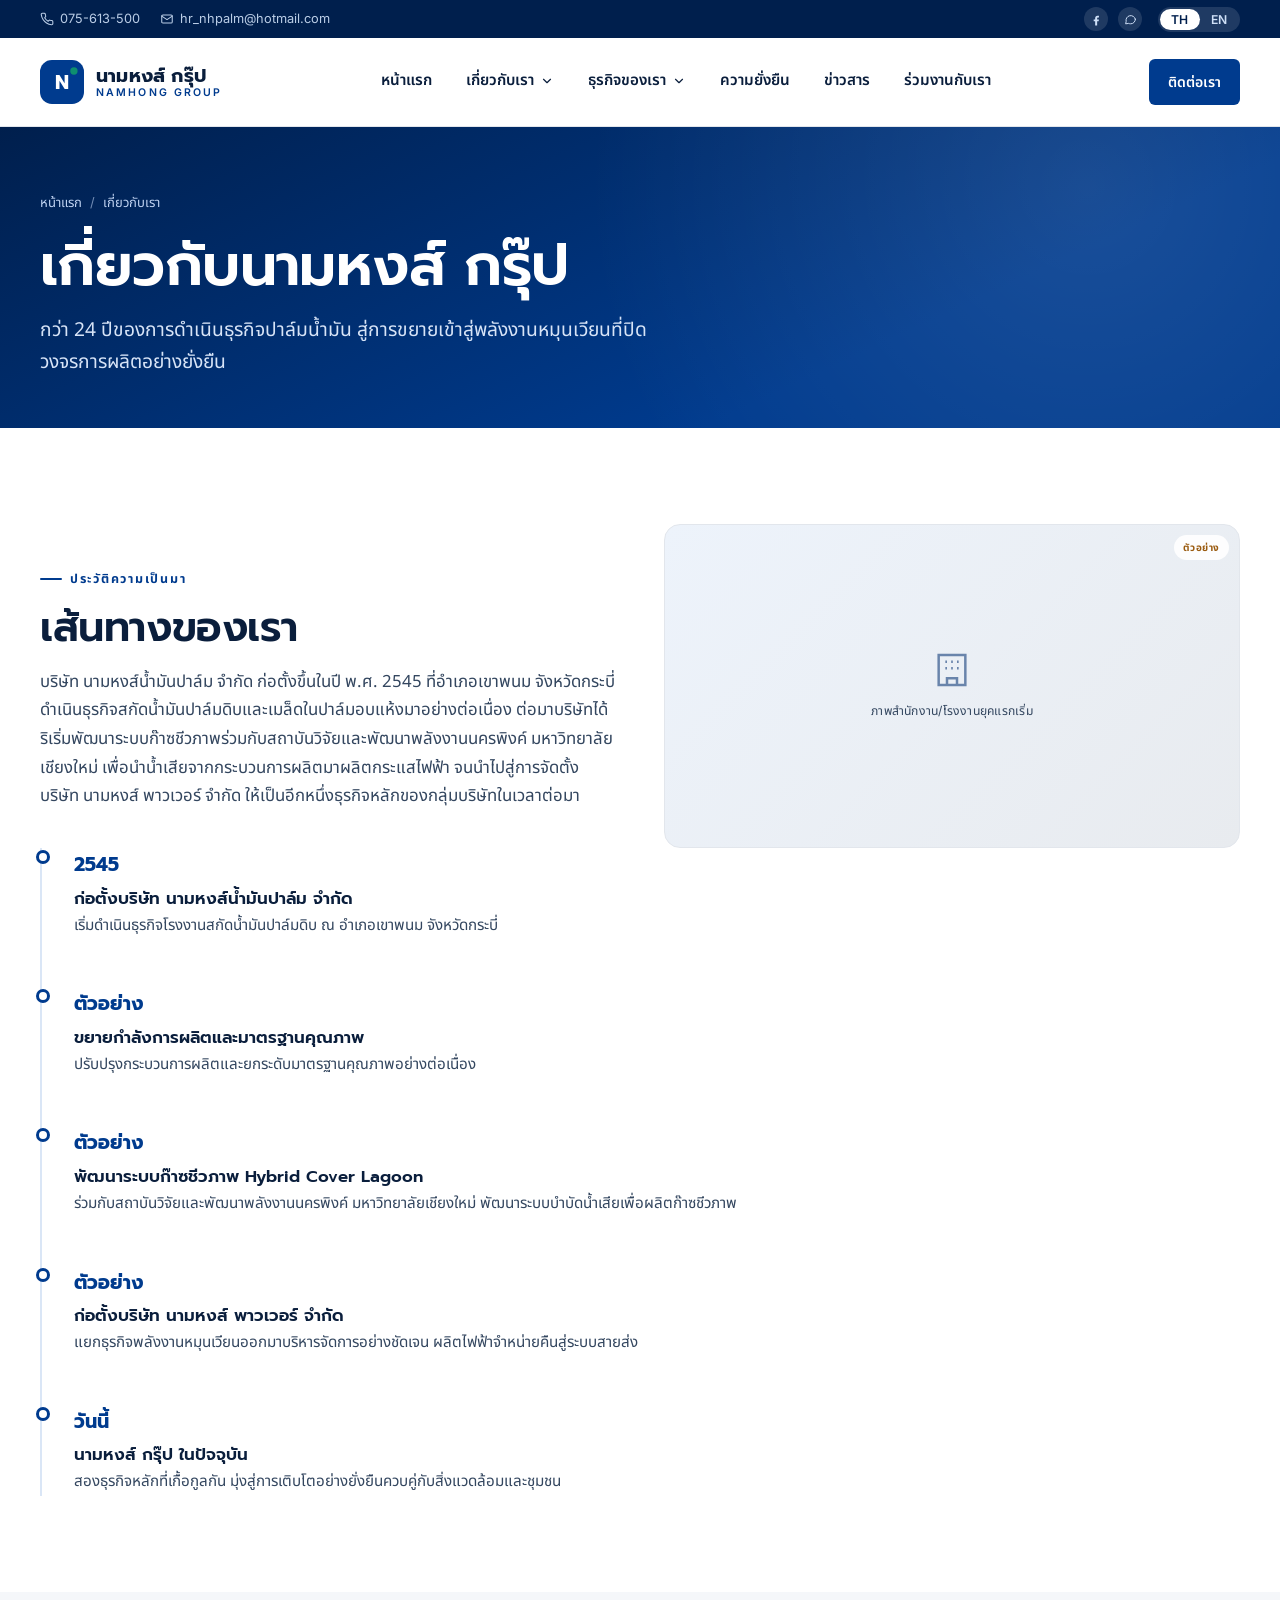
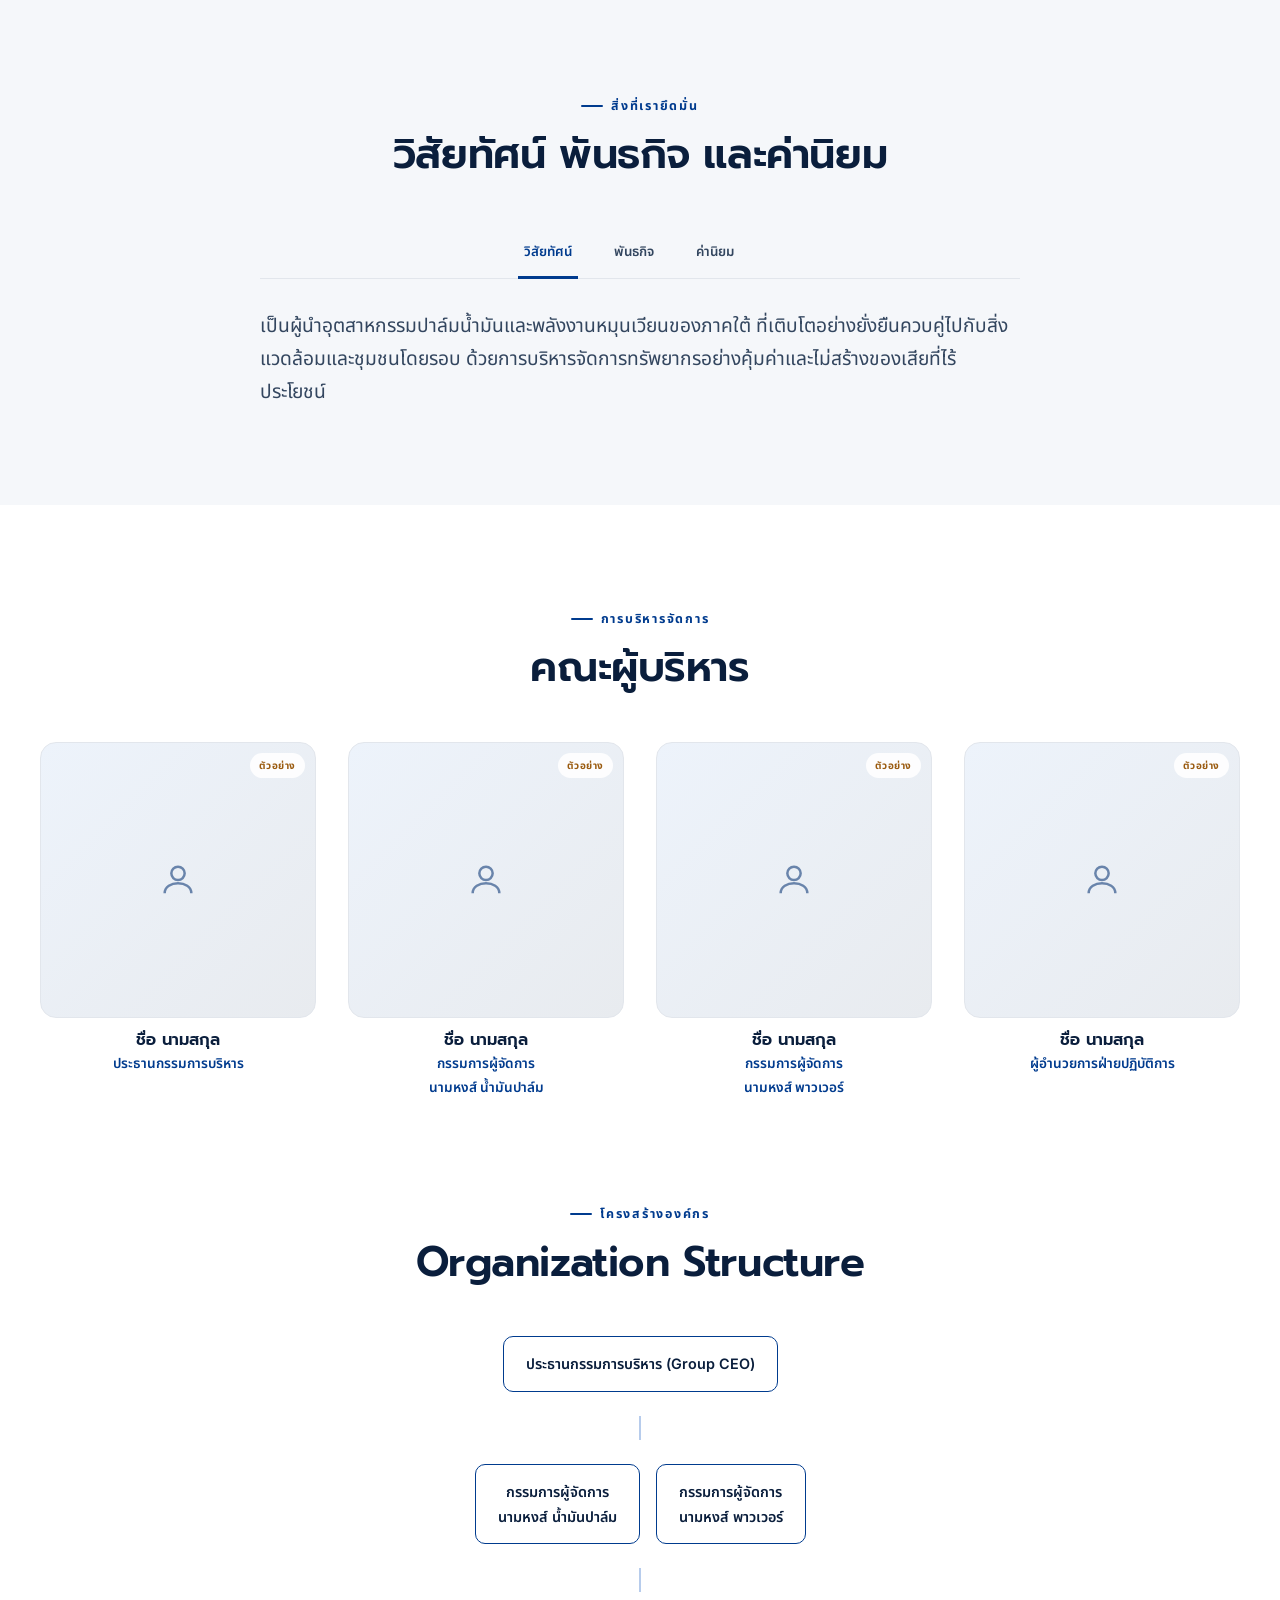
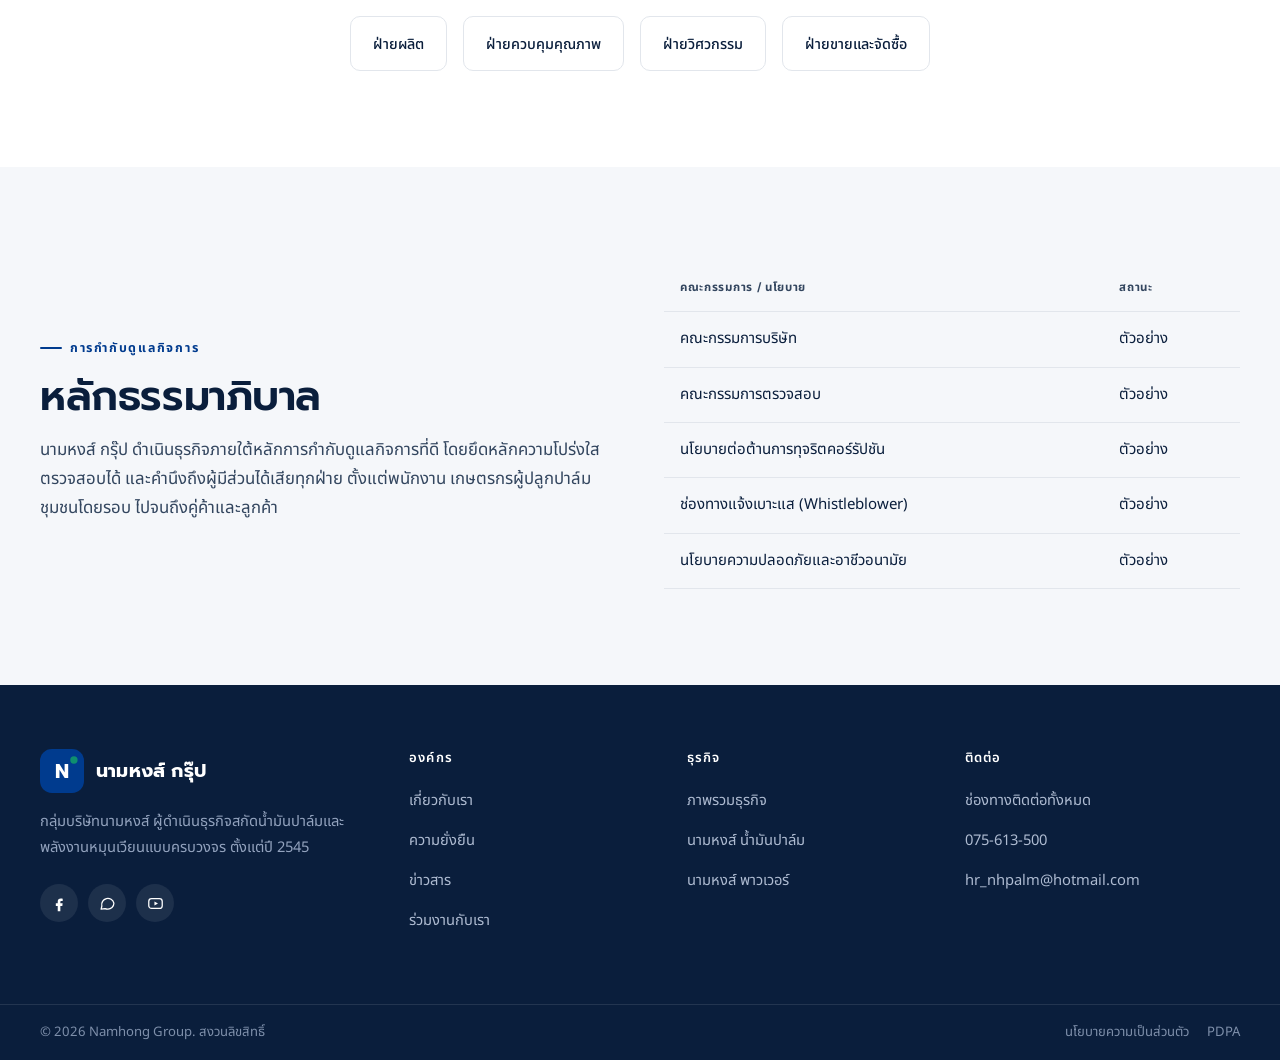
<file: about.html>
<!DOCTYPE html>
<html lang="th">
<head>
<meta charset="UTF-8">
<meta name="viewport" content="width=device-width, initial-scale=1.0">
<title>เกี่ยวกับเรา | นามหงส์ กรุ๊ป</title>
<meta name="description" content="ประวัติความเป็นมา วิสัยทัศน์ พันธกิจ คณะผู้บริหาร โครงสร้างองค์กร และการกำกับดูแลกิจการของนามหงส์ กรุ๊ป">
<link rel="canonical" href="https://www.namhonggroup.co.th/about.html">
<meta property="og:type" content="website">
<meta property="og:title" content="เกี่ยวกับเรา | นามหงส์ กรุ๊ป">
<meta property="og:description" content="ประวัติความเป็นมา วิสัยทัศน์ พันธกิจ คณะผู้บริหาร และการกำกับดูแลกิจการของนามหงส์ กรุ๊ป">
<meta property="og:url" content="https://www.namhonggroup.co.th/about.html">
<meta property="og:locale" content="th_TH">
<meta name="robots" content="index,follow">
<link rel="preconnect" href="https://fonts.googleapis.com">
<link rel="preconnect" href="https://fonts.gstatic.com" crossorigin>
<link rel="stylesheet" href="assets/css/style.css">
</head>
<body>
<a href="#main" class="skip-link">ข้ามไปยังเนื้อหาหลัก</a>

<div class="top-bar">
  <div class="container">
    <div class="top-bar-left">
      <a href="tel:+66756XXXXX"><svg viewBox="0 0 24 24" fill="none" stroke="currentColor" stroke-width="1.8" stroke-linecap="round" stroke-linejoin="round"><path d="M22 16.9v3a2 2 0 0 1-2.2 2 19.8 19.8 0 0 1-8.6-3.1 19.5 19.5 0 0 1-6-6 19.8 19.8 0 0 1-3.1-8.7A2 2 0 0 1 4.1 2h3a2 2 0 0 1 2 1.7c.1.9.3 1.8.6 2.7a2 2 0 0 1-.4 2.1L8 9.9a16 16 0 0 0 6 6l1.4-1.4a2 2 0 0 1 2.1-.4c.9.3 1.8.5 2.7.6a2 2 0 0 1 1.8 2.1Z"/></svg><span>075-613-500</span></a>
      <a href="mailto:hr_nhpalm@hotmail.com"><svg viewBox="0 0 24 24" fill="none" stroke="currentColor" stroke-width="1.8" stroke-linecap="round" stroke-linejoin="round"><rect x="3" y="5" width="18" height="14" rx="2"/><path d="m3 7 9 6 9-6"/></svg><span>hr_nhpalm@hotmail.com</span></a>
    </div>
    <div class="top-bar-right">
      <div class="social-mini">
        <a href="https://www.facebook.com/profile.php?id=100028295813711" aria-label="Facebook"><svg viewBox="0 0 24 24" fill="currentColor"><path d="M14 8.5h2.5V5.3S15.1 5 13.8 5c-2.7 0-4.3 1.6-4.3 4.6v2.2H6.8v3.6h2.7V23h3.7v-7.6h2.8l.4-3.6h-3.2V9.9c0-1 .3-1.4 1.8-1.4Z"/></svg></a>
        <a href="https://line.me/R/ti/p/@namhong" aria-label="Line"><svg viewBox="0 0 24 24" fill="none" stroke="currentColor" stroke-width="1.8" stroke-linecap="round" stroke-linejoin="round"><path d="M21 11.5a8.4 8.4 0 0 1-8.9 8.4 9 9 0 0 1-3.6-.7L3 20l1-4.4A8.4 8.4 0 1 1 21 11.5Z"/></svg></a>
        <!-- <a href="#" aria-label="YouTube"><svg viewBox="0 0 24 24" fill="none" stroke="currentColor" stroke-width="1.8" stroke-linecap="round" stroke-linejoin="round"><rect x="2.5" y="5" width="19" height="14" rx="4"/><path d="M10.5 9.2v5.6l5-2.8Z" fill="currentColor" stroke="none"/></svg></a> -->
      </div>
      <div class="lang-switch">
        <button data-lang="th" class="active">TH</button>
        <button data-lang="en">EN</button>
      </div>
    </div>
  </div>
</div>

<header class="site-header">
  <div class="container">
    <a href="index.html" class="brand">
      <svg class="brand-mark" viewBox="0 0 48 48" role="img" aria-label="ตราสัญลักษณ์นามหงส์ กรุ๊ป"><rect width="48" height="48" rx="13" fill="#003B8E"/><text x="24" y="32" font-family="Prompt, sans-serif" font-weight="700" font-size="22" fill="#fff" text-anchor="middle">N</text><circle cx="37" cy="12" r="4" fill="#0E8F6F"/></svg>
      <span class="brand-word"><b>นามหงส์ กรุ๊ป</b><span>NAMHONG GROUP</span></span>
    </a>
    <nav class="main-nav" aria-label="เมนูหลัก">
      <div class="nav-item"><a href="index.html" class="nav-link" data-i18n="nav.home">หน้าแรก</a></div>
      <div class="nav-item has-mega">
        <a href="about.html" class="nav-link" aria-current="page" aria-expanded="false" data-i18n="nav.about">เกี่ยวกับเรา<svg viewBox="0 0 24 24" fill="none" stroke="currentColor" stroke-width="2" stroke-linecap="round" stroke-linejoin="round"><path d="m6 9 6 6 6-6"/></svg></a>
        <div class="mega">
          <div class="mega-grid">
            <div>
              <div class="mega-col-title" data-i18n="mega.aboutColTitle">ประวัติและวิสัยทัศน์</div>
              <a class="mega-link" href="about.html#history"><span class="ic"><svg viewBox="0 0 24 24" fill="none" stroke="currentColor" stroke-width="1.8" stroke-linecap="round" stroke-linejoin="round"><rect x="3" y="5" width="18" height="16" rx="2"/><path d="M3 10h18M8 3v4M16 3v4"/></svg></span><span><strong data-i18n="mega.aboutHistory">ประวัติความเป็นมา</strong><small data-i18n="mega.aboutHistoryDesc">เส้นทางตั้งแต่ก่อตั้งจนถึงวันนี้</small></span></a>
              <a class="mega-link" href="about.html#vision"><span class="ic"><svg viewBox="0 0 24 24" fill="none" stroke="currentColor" stroke-width="1.8" stroke-linecap="round" stroke-linejoin="round"><path d="M2 12s3.5-7 10-7 10 7 10 7-3.5 7-10 7-10-7-10-7Z"/><circle cx="12" cy="12" r="3"/></svg></span><span><strong data-i18n="mega.aboutVision">วิสัยทัศน์ และพันธกิจ</strong><small data-i18n="mega.aboutVisionDesc">ทิศทางที่เรามุ่งไป</small></span></a>
            </div>
            <div>
              <div class="mega-col-title" data-i18n="mega.aboutColTitle2">การบริหารจัดการ</div>
              <a class="mega-link" href="about.html#management"><span class="ic"><svg viewBox="0 0 24 24" fill="none" stroke="currentColor" stroke-width="1.8" stroke-linecap="round" stroke-linejoin="round"><path d="M16 20v-1.5a4 4 0 0 0-4-4H6a4 4 0 0 0-4 4V20"/><circle cx="8" cy="7.5" r="3.5"/><path d="M22 20v-1.5a4 4 0 0 0-3-3.9M15 3.6a3.5 3.5 0 0 1 0 6.8"/></svg></span><span><strong data-i18n="mega.aboutMgmt">คณะผู้บริหาร</strong><small data-i18n="mega.aboutMgmtDesc">ทีมงานที่ขับเคลื่อนองค์กร</small></span></a>
              <a class="mega-link" href="about.html#governance"><span class="ic"><svg viewBox="0 0 24 24" fill="none" stroke="currentColor" stroke-width="1.8" stroke-linecap="round" stroke-linejoin="round"><path d="m12 3 7 3v6c0 4.5-3 7.7-7 9-4-1.3-7-4.5-7-9V6Z"/><path d="m9 12 2 2 4-4"/></svg></span><span><strong data-i18n="mega.aboutGov">การกำกับดูแลกิจการ</strong><small data-i18n="mega.aboutGovDesc">หลักธรรมาภิบาลของกลุ่มบริษัท</small></span></a>
            </div>
          </div>
        </div>
      </div>
      <div class="nav-item has-mega">
        <a href="business.html" class="nav-link" aria-expanded="false" data-i18n="nav.business">ธุรกิจของเรา<svg viewBox="0 0 24 24" fill="none" stroke="currentColor" stroke-width="2" stroke-linecap="round" stroke-linejoin="round"><path d="m6 9 6 6 6-6"/></svg></a>
        <div class="mega">
          <div class="mega-grid">
            <a class="mega-link palm" href="business-palm-oil.html"><span class="ic"><svg viewBox="0 0 24 24" fill="none" stroke="currentColor" stroke-width="1.8" stroke-linecap="round" stroke-linejoin="round"><path d="M12 2.7s6.5 7 6.5 11.8a6.5 6.5 0 0 1-13 0C5.5 9.7 12 2.7 12 2.7Z"/></svg></span><span><strong data-i18n="mega.bizPalm">นามหงส์ น้ำมันปาล์ม</strong><small data-i18n="mega.bizPalmDesc">สกัดน้ำมันปาล์มดิบและเมล็ดในปาล์ม</small></span></a>
            <a class="mega-link power" href="business-power.html"><span class="ic"><svg viewBox="0 0 24 24" fill="none" stroke="currentColor" stroke-width="1.8" stroke-linecap="round" stroke-linejoin="round"><path d="M13 2 4 14h6l-1 8 9-12h-6l1-8Z"/></svg></span><span><strong data-i18n="mega.bizPower">นามหงส์ พาวเวอร์</strong><small data-i18n="mega.bizPowerDesc">พลังงานหมุนเวียนจากชีวมวลและก๊าซชีวภาพ</small></span></a>
            <div class="mega-foot">
              <p class="muted" style="font-size:.85rem;max-width:340px" data-i18n="mega.megaFootText">รู้หรือไม่? ของเสียจากการผลิตน้ำมันปาล์มของเรา คือเชื้อเพลิงสำคัญของโรงไฟฟ้า</p>
              <a href="business.html" class="btn-ghost" data-i18n="mega.megaFootLink">ดูภาพรวมธุรกิจ →</a>
            </div>
          </div>
        </div>
      </div>
      <div class="nav-item"><a href="sustainability.html" class="nav-link" data-i18n="nav.sustainability">ความยั่งยืน</a></div>
      <div class="nav-item"><a href="news.html" class="nav-link" data-i18n="nav.news">ข่าวสาร</a></div>
      <div class="nav-item"><a href="career.html" class="nav-link" data-i18n="nav.career">ร่วมงานกับเรา</a></div>
    </nav>
    <div class="nav-actions">
      <a href="contact.html" class="btn btn-primary btn-sm" data-i18n="cta.contact">ติดต่อเรา</a>
      <button class="icon-btn hamburger js-hamburger" aria-label="เปิดเมนู"><svg viewBox="0 0 24 24" fill="none" stroke="currentColor" stroke-width="2" stroke-linecap="round" stroke-linejoin="round"><path d="M3 6h18M3 12h18M3 18h18"/></svg></button>
    </div>
  </div>
</header>

<div class="mobile-drawer">
  <div class="mobile-drawer-backdrop"></div>
  <div class="mobile-drawer-panel">
    <div class="mobile-drawer-head">
      <span class="brand-word"><b>นามหงส์ กรุ๊ป</b></span>
      <button class="icon-btn js-drawer-close" aria-label="ปิดเมนู"><svg viewBox="0 0 24 24" fill="none" stroke="currentColor" stroke-width="2" stroke-linecap="round" stroke-linejoin="round"><path d="M18 6 6 18M6 6l12 12"/></svg></button>
    </div>
    <div class="top-links">
      <a href="index.html">หน้าแรก</a>
      <button class="mobile-acc-btn" aria-expanded="false" aria-controls="macc-about">เกี่ยวกับเรา<svg viewBox="0 0 24 24" fill="none" stroke="currentColor" stroke-width="2" stroke-linecap="round" stroke-linejoin="round"><path d="m6 9 6 6 6-6"/></svg></button>
      <div class="mobile-acc-panel" id="macc-about">
        <a href="about.html#history">ประวัติความเป็นมา</a>
        <a href="about.html#vision">วิสัยทัศน์ และพันธกิจ</a>
        <a href="about.html#management">คณะผู้บริหาร</a>
        <a href="about.html#governance">การกำกับดูแลกิจการ</a>
      </div>
      <button class="mobile-acc-btn" aria-expanded="false" aria-controls="macc-biz">ธุรกิจของเรา<svg viewBox="0 0 24 24" fill="none" stroke="currentColor" stroke-width="2" stroke-linecap="round" stroke-linejoin="round"><path d="m6 9 6 6 6-6"/></svg></button>
      <div class="mobile-acc-panel" id="macc-biz">
        <a href="business.html">ภาพรวมธุรกิจ</a>
        <a href="business-palm-oil.html">นามหงส์ น้ำมันปาล์ม</a>
        <a href="business-power.html">นามหงส์ พาวเวอร์</a>
      </div>
      <a href="sustainability.html">ความยั่งยืน</a>
      <a href="news.html">ข่าวสาร</a>
      <a href="career.html">ร่วมงานกับเรา</a>
      <a href="contact.html">ติดต่อเรา</a>
    </div>
    <div class="lang-switch" style="margin-top:20px;width:fit-content;">
      <button data-lang="th" class="active">TH</button>
      <button data-lang="en">EN</button>
    </div>
  </div>
</div>

<main id="main">

  <section class="page-header">
    <div class="container">
      <div class="breadcrumb"><a href="index.html">หน้าแรก</a><span class="sep">/</span><span>เกี่ยวกับเรา</span></div>
      <h1>เกี่ยวกับนามหงส์ กรุ๊ป</h1>
      <p class="lead">กว่า 24 ปีของการดำเนินธุรกิจปาล์มน้ำมัน สู่การขยายเข้าสู่พลังงานหมุนเวียนที่ปิดวงจรการผลิตอย่างยั่งยืน</p>
    </div>
  </section>

  <section class="section" id="history">
    <div class="container">
      <div class="split reveal">
        <div>
          <p class="eyebrow">ประวัติความเป็นมา</p>
          <h2>เส้นทางของเรา</h2>
          <p class="lead" style="font-size:1.05rem;margin-top:14px;">บริษัท นามหงส์น้ำมันปาล์ม จำกัด ก่อตั้งขึ้นในปี พ.ศ. 2545 ที่อำเภอเขาพนม จังหวัดกระบี่ ดำเนินธุรกิจสกัดน้ำมันปาล์มดิบและเมล็ดในปาล์มอบแห้งมาอย่างต่อเนื่อง ต่อมาบริษัทได้ริเริ่มพัฒนาระบบก๊าซชีวภาพร่วมกับสถาบันวิจัยและพัฒนาพลังงานนครพิงค์ มหาวิทยาลัยเชียงใหม่ เพื่อนำน้ำเสียจากกระบวนการผลิตมาผลิตกระแสไฟฟ้า จนนำไปสู่การจัดตั้งบริษัท นามหงส์ พาวเวอร์ จำกัด ให้เป็นอีกหนึ่งธุรกิจหลักของกลุ่มบริษัทในเวลาต่อมา</p>
        </div>
        <div class="col-media"><div class="img-ph wide"><span class="ph-flag">ตัวอย่าง</span><svg viewBox="0 0 24 24" fill="none" stroke="currentColor" stroke-width="1.5"><rect x="4" y="3" width="16" height="18"/><path d="M9 21v-4h6v4M8 7h1M11.5 7h1M15 7h1M8 11h1M11.5 11h1M15 11h1"/></svg><span>ภาพสำนักงาน/โรงงานยุคแรกเริ่ม</span></div></div>
      </div>

      <!-- TODO (กรุณาใส่ข้อมูลจริง): ปีในไทม์ไลน์ด้านล่างบางส่วนเป็นตัวอย่างการจัดวาง กรุณาตรวจสอบและแก้ไขปีให้ตรงกับเหตุการณ์จริง -->
      <div class="timeline reveal">
        <div class="timeline-item">
          <div class="timeline-year">2545</div>
          <h3>ก่อตั้งบริษัท นามหงส์น้ำมันปาล์ม จำกัด</h3>
          <p>เริ่มดำเนินธุรกิจโรงงานสกัดน้ำมันปาล์มดิบ ณ อำเภอเขาพนม จังหวัดกระบี่</p>
        </div>
        <div class="timeline-item">
          <div class="timeline-year">ตัวอย่าง</div>
          <h3>ขยายกำลังการผลิตและมาตรฐานคุณภาพ</h3>
          <p>ปรับปรุงกระบวนการผลิตและยกระดับมาตรฐานคุณภาพอย่างต่อเนื่อง</p>
        </div>
        <div class="timeline-item">
          <div class="timeline-year">ตัวอย่าง</div>
          <h3>พัฒนาระบบก๊าซชีวภาพ Hybrid Cover Lagoon</h3>
          <p>ร่วมกับสถาบันวิจัยและพัฒนาพลังงานนครพิงค์ มหาวิทยาลัยเชียงใหม่ พัฒนาระบบบำบัดน้ำเสียเพื่อผลิตก๊าซชีวภาพ</p>
        </div>
        <div class="timeline-item">
          <div class="timeline-year">ตัวอย่าง</div>
          <h3>ก่อตั้งบริษัท นามหงส์ พาวเวอร์ จำกัด</h3>
          <p>แยกธุรกิจพลังงานหมุนเวียนออกมาบริหารจัดการอย่างชัดเจน ผลิตไฟฟ้าจำหน่ายคืนสู่ระบบสายส่ง</p>
        </div>
        <div class="timeline-item">
          <div class="timeline-year">วันนี้</div>
          <h3>นามหงส์ กรุ๊ป ในปัจจุบัน</h3>
          <p>สองธุรกิจหลักที่เกื้อกูลกัน มุ่งสู่การเติบโตอย่างยั่งยืนควบคู่กับสิ่งแวดล้อมและชุมชน</p>
        </div>
      </div>
    </div>
  </section>

  <section class="section section-alt" id="vision" data-tabs-group>
    <div class="container">
      <div class="section-head center reveal"><p class="eyebrow mx-auto">สิ่งที่เรายึดมั่น</p><h2>วิสัยทัศน์ พันธกิจ และค่านิยม</h2></div>
      <!-- TODO (กรุณาใส่ข้อมูลจริง): เนื้อหาด้านล่างเป็นตัวอย่าง กรุณาปรับแก้ให้ตรงกับข้อความที่บริษัทประกาศใช้จริง -->
      <div class="reveal" style="max-width:760px;margin-inline:auto;">
        <div class="tabs-nav center" style="justify-content:center;">
          <button class="tab-btn active" data-tab="vis">วิสัยทัศน์</button>
          <button class="tab-btn" data-tab="mis">พันธกิจ</button>
          <button class="tab-btn" data-tab="val">ค่านิยม</button>
        </div>
        <div class="tab-panel active" data-tab-panel="vis"><p class="lead">เป็นผู้นำอุตสาหกรรมปาล์มน้ำมันและพลังงานหมุนเวียนของภาคใต้ ที่เติบโตอย่างยั่งยืนควบคู่ไปกับสิ่งแวดล้อมและชุมชนโดยรอบ ด้วยการบริหารจัดการทรัพยากรอย่างคุ้มค่าและไม่สร้างของเสียที่ไร้ประโยชน์</p></div>
        <div class="tab-panel" data-tab-panel="mis"><p class="lead">ผลิตน้ำมันปาล์มและพลังงานสะอาดด้วยกระบวนการที่ได้มาตรฐานสากล ใส่ใจคุณภาพ ความปลอดภัยของพนักงาน และผลกระทบต่อสิ่งแวดล้อมตลอดห่วงโซ่การผลิต พร้อมสร้างประโยชน์ร่วมกับเกษตรกรและชุมชนโดยรอบ</p></div>
        <div class="tab-panel" data-tab-panel="val"><p class="lead">ซื่อสัตย์และโปร่งใสในการดำเนินธุรกิจ มุ่งมั่นพัฒนาอย่างต่อเนื่อง ให้ความสำคัญกับความปลอดภัยเป็นอันดับแรก และรับผิดชอบต่อสังคมและสิ่งแวดล้อมในทุกการตัดสินใจ</p></div>
      </div>
    </div>
  </section>

  <section class="section" id="management">
    <div class="container">
      <div class="section-head center reveal"><p class="eyebrow mx-auto">การบริหารจัดการ</p><h2>คณะผู้บริหาร</h2></div>
      <!-- TODO (กรุณาใส่ข้อมูลจริง): ชื่อ ตำแหน่ง และภาพด้านล่างเป็นตัวอย่าง กรุณาแทนที่ด้วยข้อมูลผู้บริหารจริง -->
      <div class="grid grid-4 reveal reveal-stagger">
        <div class="team-card"><div class="img-ph square team-photo"><span class="ph-flag">ตัวอย่าง</span><svg viewBox="0 0 24 24" fill="none" stroke="currentColor" stroke-width="1.5"><circle cx="12" cy="8" r="4"/><path d="M4 20c0-4 4-6 8-6s8 2 8 6"/></svg></div><h3>ชื่อ นามสกุล</h3><p class="role">ประธานกรรมการบริหาร</p></div>
        <div class="team-card"><div class="img-ph square team-photo"><span class="ph-flag">ตัวอย่าง</span><svg viewBox="0 0 24 24" fill="none" stroke="currentColor" stroke-width="1.5"><circle cx="12" cy="8" r="4"/><path d="M4 20c0-4 4-6 8-6s8 2 8 6"/></svg></div><h3>ชื่อ นามสกุล</h3><p class="role">กรรมการผู้จัดการ<br>นามหงส์ น้ำมันปาล์ม</p></div>
        <div class="team-card"><div class="img-ph square team-photo"><span class="ph-flag">ตัวอย่าง</span><svg viewBox="0 0 24 24" fill="none" stroke="currentColor" stroke-width="1.5"><circle cx="12" cy="8" r="4"/><path d="M4 20c0-4 4-6 8-6s8 2 8 6"/></svg></div><h3>ชื่อ นามสกุล</h3><p class="role">กรรมการผู้จัดการ<br>นามหงส์ พาวเวอร์</p></div>
        <div class="team-card"><div class="img-ph square team-photo"><span class="ph-flag">ตัวอย่าง</span><svg viewBox="0 0 24 24" fill="none" stroke="currentColor" stroke-width="1.5"><circle cx="12" cy="8" r="4"/><path d="M4 20c0-4 4-6 8-6s8 2 8 6"/></svg></div><h3>ชื่อ นามสกุล</h3><p class="role">ผู้อำนวยการฝ่ายปฏิบัติการ</p></div>
      </div>

      <div class="section-head center reveal" style="margin-top:var(--sp-9)"><p class="eyebrow mx-auto">โครงสร้างองค์กร</p><h2>Organization Structure</h2></div>
      <div class="org-chart reveal">
        <div class="org-box">ประธานกรรมการบริหาร (Group CEO)</div>
        <div class="org-connector"></div>
        <div class="org-row">
          <div class="org-box">กรรมการผู้จัดการ<br>นามหงส์ น้ำมันปาล์ม</div>
          <div class="org-box">กรรมการผู้จัดการ<br>นามหงส์ พาวเวอร์</div>
        </div>
        <div class="org-connector"></div>
        <div class="org-row">
          <div class="org-box lvl2">ฝ่ายผลิต</div>
          <div class="org-box lvl2">ฝ่ายควบคุมคุณภาพ</div>
          <div class="org-box lvl2">ฝ่ายวิศวกรรม</div>
          <div class="org-box lvl2">ฝ่ายขายและจัดซื้อ</div>
        </div>
      </div>
    </div>
  </section>

  <section class="section section-alt" id="governance">
    <div class="container">
      <div class="split reveal">
        <div>
          <p class="eyebrow">การกำกับดูแลกิจการ</p>
          <h2>หลักธรรมาภิบาล</h2>
          <p class="lead" style="font-size:1.05rem;margin-top:14px;">นามหงส์ กรุ๊ป ดำเนินธุรกิจภายใต้หลักการกำกับดูแลกิจการที่ดี โดยยึดหลักความโปร่งใส ตรวจสอบได้ และคำนึงถึงผู้มีส่วนได้เสียทุกฝ่าย ตั้งแต่พนักงาน เกษตรกรผู้ปลูกปาล์ม ชุมชนโดยรอบ ไปจนถึงคู่ค้าและลูกค้า</p>
          <!-- TODO (กรุณาใส่ข้อมูลจริง): รายละเอียดคณะกรรมการและนโยบายด้านล่างเป็นโครงสร้างตัวอย่าง กรุณาปรับให้ตรงกับการกำกับดูแลกิจการจริงของบริษัท -->
        </div>
        <div>
          <table class="gov-table">
            <tr><th>คณะกรรมการ / นโยบาย</th><th>สถานะ</th></tr>
            <tr><td>คณะกรรมการบริษัท</td><td>ตัวอย่าง</td></tr>
            <tr><td>คณะกรรมการตรวจสอบ</td><td>ตัวอย่าง</td></tr>
            <tr><td>นโยบายต่อต้านการทุจริตคอร์รัปชัน</td><td>ตัวอย่าง</td></tr>
            <tr><td>ช่องทางแจ้งเบาะแส (Whistleblower)</td><td>ตัวอย่าง</td></tr>
            <tr><td>นโยบายความปลอดภัยและอาชีวอนามัย</td><td>ตัวอย่าง</td></tr>
          </table>
        </div>
      </div>
    </div>
  </section>

</main>

<footer class="site-footer">
  <div class="container footer-top">
    <div class="footer-brand">
      <a href="index.html" class="brand"><svg class="brand-mark" viewBox="0 0 48 48" role="img" aria-label="ตราสัญลักษณ์นามหงส์ กรุ๊ป"><rect width="48" height="48" rx="13" fill="#003B8E"/><text x="24" y="32" font-family="Prompt, sans-serif" font-weight="700" font-size="22" fill="#fff" text-anchor="middle">N</text><circle cx="37" cy="12" r="4" fill="#0E8F6F"/></svg><span class="brand-word"><b>นามหงส์ กรุ๊ป</b></span></a>
      <p data-i18n="footer.blurb">กลุ่มบริษัทนามหงส์ ผู้ดำเนินธุรกิจสกัดน้ำมันปาล์มและพลังงานหมุนเวียนแบบครบวงจร ตั้งแต่ปี 2545</p>
      <div class="footer-social">
        <a href="#" aria-label="Facebook"><svg viewBox="0 0 24 24" fill="currentColor"><path d="M14 8.5h2.5V5.3S15.1 5 13.8 5c-2.7 0-4.3 1.6-4.3 4.6v2.2H6.8v3.6h2.7V23h3.7v-7.6h2.8l.4-3.6h-3.2V9.9c0-1 .3-1.4 1.8-1.4Z"/></svg></a>
        <a href="#" aria-label="Line"><svg viewBox="0 0 24 24" fill="none" stroke="currentColor" stroke-width="1.8" stroke-linecap="round" stroke-linejoin="round"><path d="M21 11.5a8.4 8.4 0 0 1-8.9 8.4 9 9 0 0 1-3.6-.7L3 20l1-4.4A8.4 8.4 0 1 1 21 11.5Z"/></svg></a>
        <a href="#" aria-label="YouTube"><svg viewBox="0 0 24 24" fill="none" stroke="currentColor" stroke-width="1.8" stroke-linecap="round" stroke-linejoin="round"><rect x="2.5" y="5" width="19" height="14" rx="4"/><path d="M10.5 9.2v5.6l5-2.8Z" fill="currentColor" stroke="none"/></svg></a>
      </div>
    </div>
    <div class="footer-col">
      <h4 data-i18n="footer.col1">องค์กร</h4>
      <a href="about.html">เกี่ยวกับเรา</a>
      <a href="sustainability.html">ความยั่งยืน</a>
      <a href="news.html">ข่าวสาร</a>
      <a href="career.html">ร่วมงานกับเรา</a>
    </div>
    <div class="footer-col">
      <h4 data-i18n="footer.col2">ธุรกิจ</h4>
      <a href="business.html">ภาพรวมธุรกิจ</a>
      <a href="business-palm-oil.html">นามหงส์ น้ำมันปาล์ม</a>
      <a href="business-power.html">นามหงส์ พาวเวอร์</a>
    </div>
    <div class="footer-col">
      <h4 data-i18n="footer.col3">ติดต่อ</h4>
      <a href="contact.html">ช่องทางติดต่อทั้งหมด</a>
      <a href="tel:+66756XXXXX">075-613-500</a>
      <a href="mailto:hr_nhpalm@hotmail.com">hr_nhpalm@hotmail.com</a>
    </div>
  </div>
  <div class="container footer-bottom">
    <p>© <span class="js-year-ce"></span> Namhong Group. <span data-i18n="footer.rights">สงวนลิขสิทธิ์</span></p>
    <div class="links">
      <a href="privacy-policy.html" data-i18n="footer.privacy">นโยบายความเป็นส่วนตัว</a>
      <a href="privacy-policy.html#pdpa" data-i18n="footer.pdpa">PDPA</a>
    </div>
  </div>
</footer>

<button class="back-to-top" aria-label="กลับขึ้นด้านบน"><svg viewBox="0 0 24 24" fill="none" stroke="currentColor" stroke-width="2" stroke-linecap="round" stroke-linejoin="round"><path d="M12 19V5M5 12l7-7 7 7"/></svg></button>

<script src="assets/js/main.js"></script>
</body>
</html>
</file>
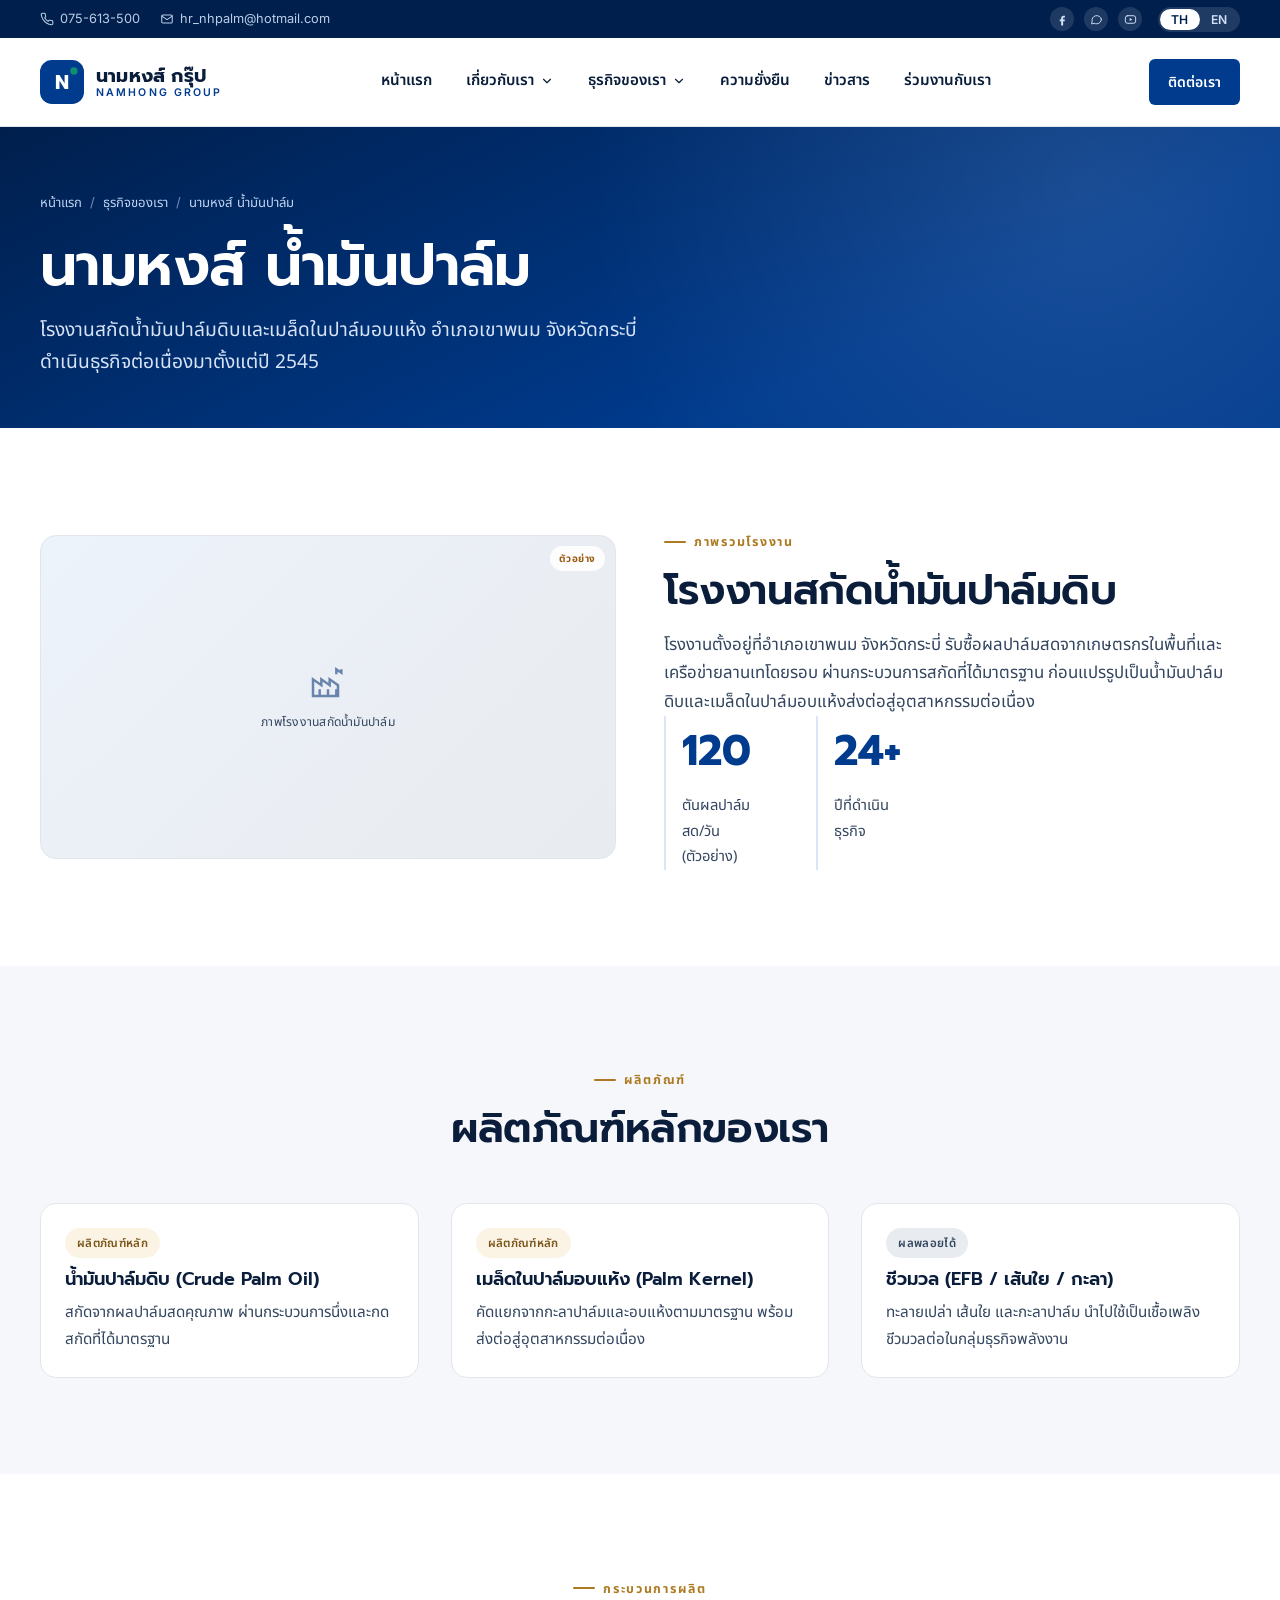
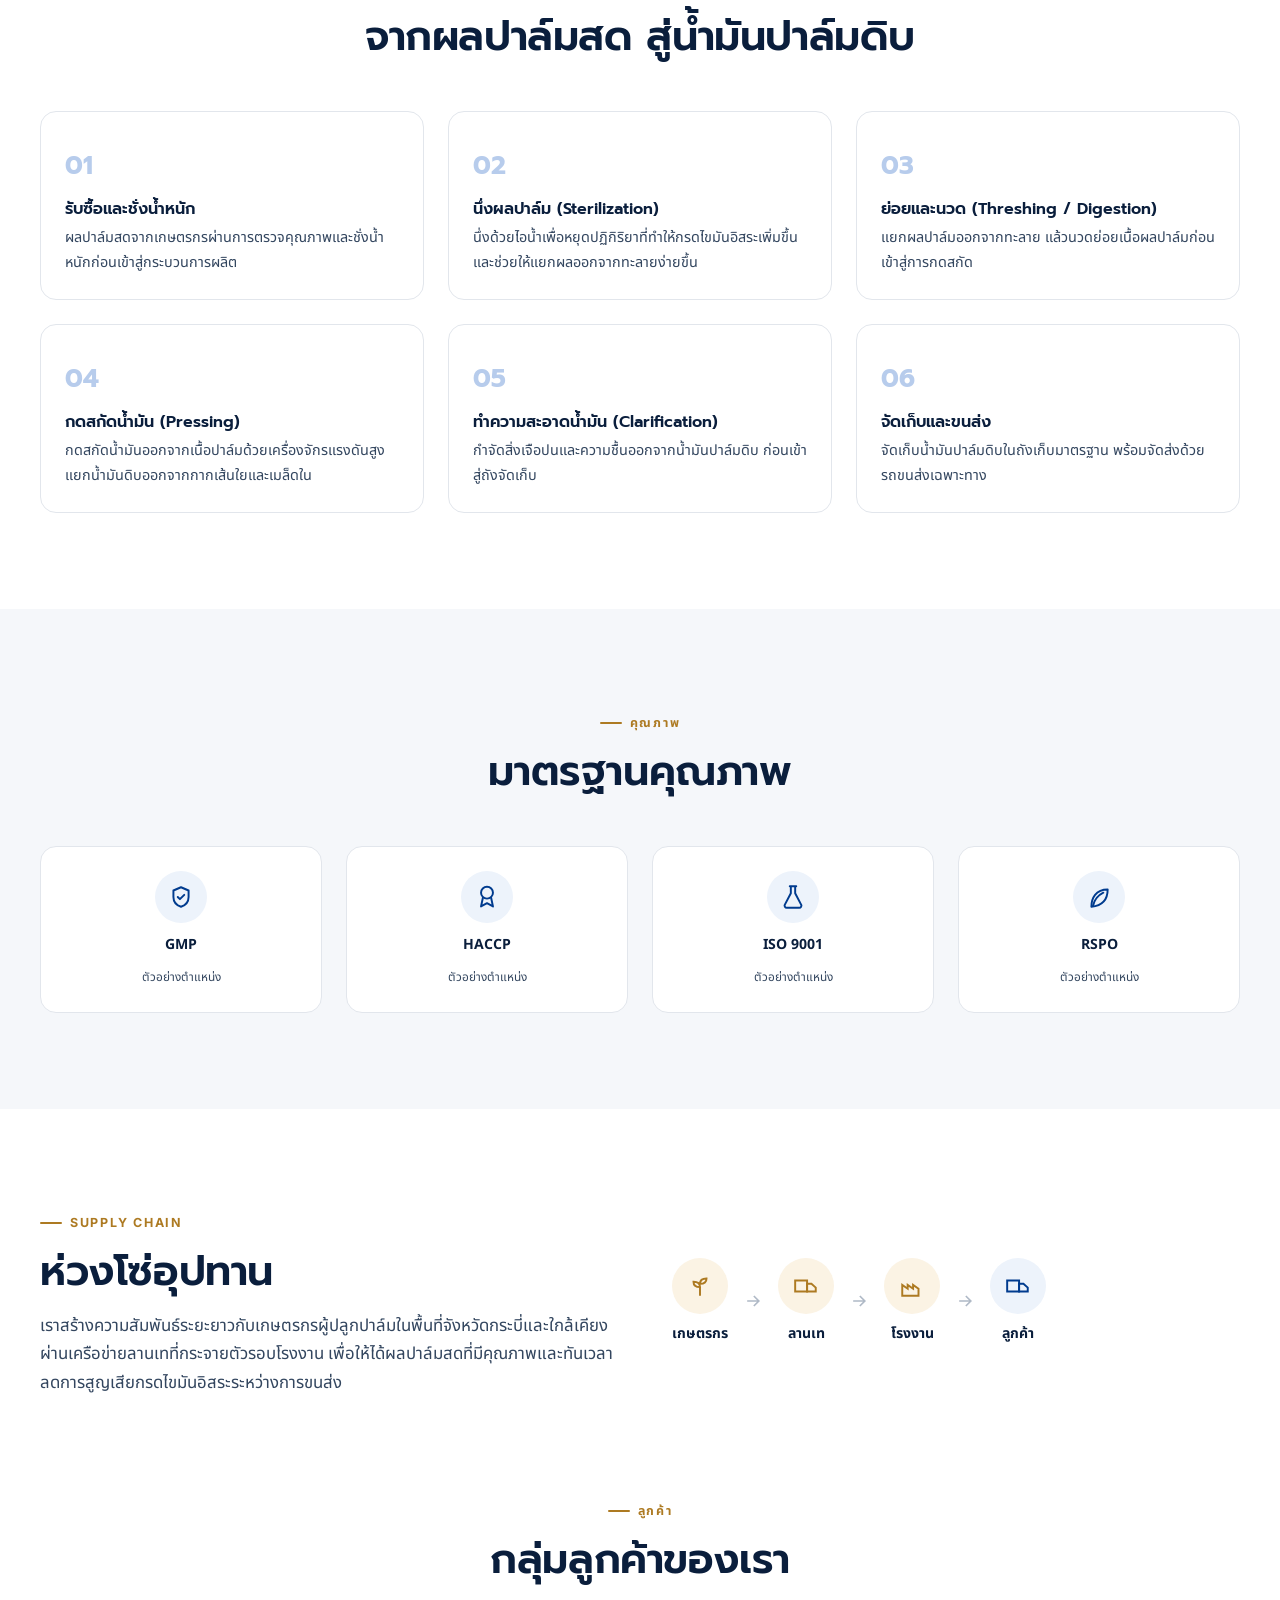
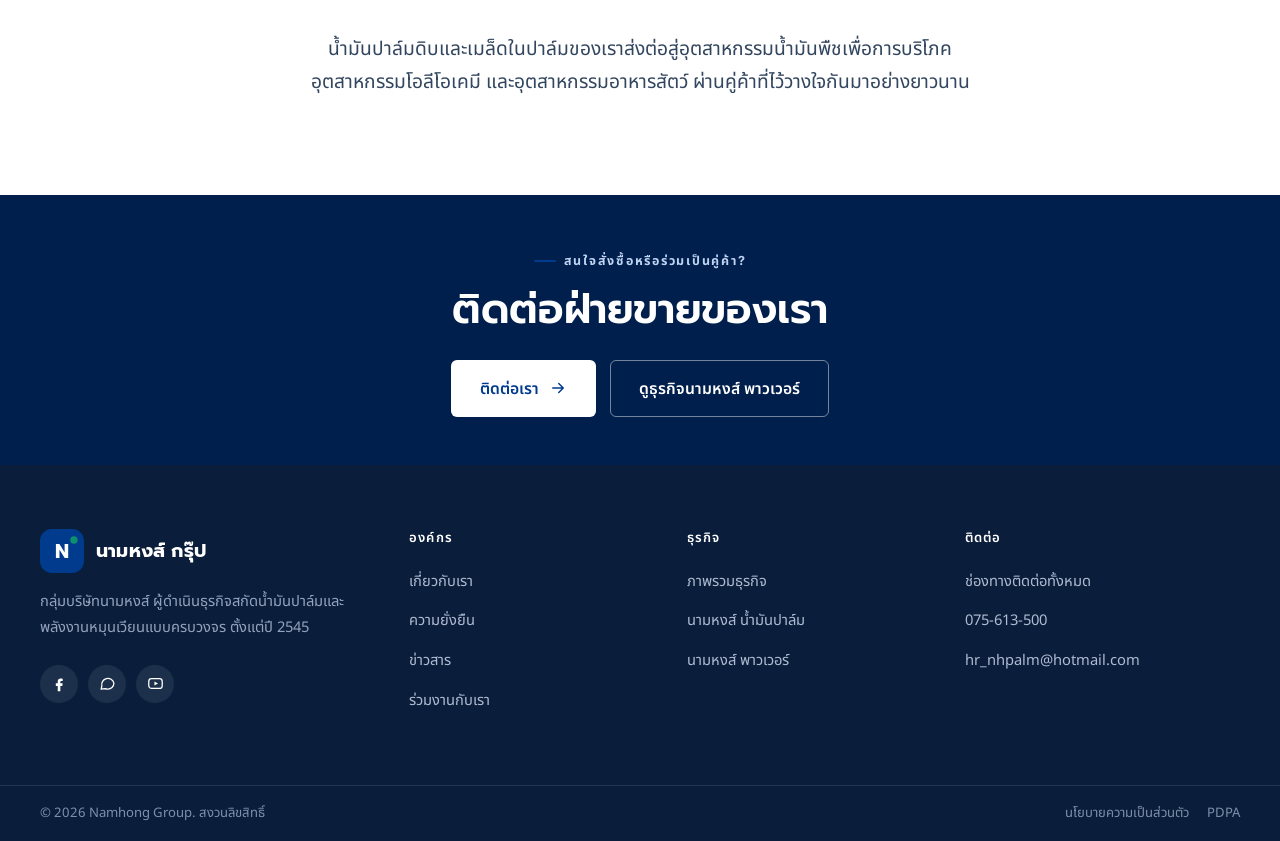
<file: business-palm-oil.html>
<!DOCTYPE html>
<html lang="th">
<head>
<meta charset="UTF-8">
<meta name="viewport" content="width=device-width, initial-scale=1.0">
<title>นามหงส์ น้ำมันปาล์ม | นามหงส์ กรุ๊ป</title>
<meta name="description" content="บริษัท นามหงส์น้ำมันปาล์ม จำกัด โรงงานสกัดน้ำมันปาล์มดิบและเมล็ดในปาล์มอบแห้ง จังหวัดกระบี่ กระบวนการผลิต มาตรฐานคุณภาพ และ Supply Chain">
<link rel="canonical" href="https://www.namhonggroup.co.th/business-palm-oil.html">
<meta property="og:type" content="website">
<meta property="og:title" content="นามหงส์ น้ำมันปาล์ม | นามหงส์ กรุ๊ป">
<meta property="og:description" content="โรงงานสกัดน้ำมันปาล์มดิบและเมล็ดในปาล์มอบแห้ง จังหวัดกระบี่">
<meta property="og:url" content="https://www.namhonggroup.co.th/business-palm-oil.html">
<meta property="og:locale" content="th_TH">
<meta name="robots" content="index,follow">
<link rel="preconnect" href="https://fonts.googleapis.com">
<link rel="preconnect" href="https://fonts.gstatic.com" crossorigin>
<link rel="stylesheet" href="assets/css/style.css">
</head>
<body>
<a href="#main" class="skip-link">ข้ามไปยังเนื้อหาหลัก</a>

<div class="top-bar">
  <div class="container">
    <div class="top-bar-left">
      <a href="tel:075-613-500"><svg viewBox="0 0 24 24" fill="none" stroke="currentColor" stroke-width="1.8" stroke-linecap="round" stroke-linejoin="round"><path d="M22 16.9v3a2 2 0 0 1-2.2 2 19.8 19.8 0 0 1-8.6-3.1 19.5 19.5 0 0 1-6-6 19.8 19.8 0 0 1-3.1-8.7A2 2 0 0 1 4.1 2h3a2 2 0 0 1 2 1.7c.1.9.3 1.8.6 2.7a2 2 0 0 1-.4 2.1L8 9.9a16 16 0 0 0 6 6l1.4-1.4a2 2 0 0 1 2.1-.4c.9.3 1.8.5 2.7.6a2 2 0 0 1 1.8 2.1Z"/></svg><span>075-613-500</span></a>
      <a href="mailto:hr_nhpalm@hotmail.com"><svg viewBox="0 0 24 24" fill="none" stroke="currentColor" stroke-width="1.8" stroke-linecap="round" stroke-linejoin="round"><rect x="3" y="5" width="18" height="14" rx="2"/><path d="m3 7 9 6 9-6"/></svg><span>hr_nhpalm@hotmail.com</span></a>
    </div>
    <div class="top-bar-right">
      <div class="social-mini">
        <a href="#" aria-label="Facebook"><svg viewBox="0 0 24 24" fill="currentColor"><path d="M14 8.5h2.5V5.3S15.1 5 13.8 5c-2.7 0-4.3 1.6-4.3 4.6v2.2H6.8v3.6h2.7V23h3.7v-7.6h2.8l.4-3.6h-3.2V9.9c0-1 .3-1.4 1.8-1.4Z"/></svg></a>
        <a href="#" aria-label="Line"><svg viewBox="0 0 24 24" fill="none" stroke="currentColor" stroke-width="1.8" stroke-linecap="round" stroke-linejoin="round"><path d="M21 11.5a8.4 8.4 0 0 1-8.9 8.4 9 9 0 0 1-3.6-.7L3 20l1-4.4A8.4 8.4 0 1 1 21 11.5Z"/></svg></a>
        <a href="#" aria-label="YouTube"><svg viewBox="0 0 24 24" fill="none" stroke="currentColor" stroke-width="1.8" stroke-linecap="round" stroke-linejoin="round"><rect x="2.5" y="5" width="19" height="14" rx="4"/><path d="M10.5 9.2v5.6l5-2.8Z" fill="currentColor" stroke="none"/></svg></a>
      </div>
      <div class="lang-switch">
        <button data-lang="th" class="active">TH</button>
        <button data-lang="en">EN</button>
      </div>
    </div>
  </div>
</div>

<header class="site-header">
  <div class="container">
    <a href="index.html" class="brand">
      <svg class="brand-mark" viewBox="0 0 48 48" role="img" aria-label="ตราสัญลักษณ์นามหงส์ กรุ๊ป"><rect width="48" height="48" rx="13" fill="#003B8E"/><text x="24" y="32" font-family="Prompt, sans-serif" font-weight="700" font-size="22" fill="#fff" text-anchor="middle">N</text><circle cx="37" cy="12" r="4" fill="#0E8F6F"/></svg>
      <span class="brand-word"><b>นามหงส์ กรุ๊ป</b><span>NAMHONG GROUP</span></span>
    </a>
    <nav class="main-nav" aria-label="เมนูหลัก">
      <div class="nav-item"><a href="index.html" class="nav-link" data-i18n="nav.home">หน้าแรก</a></div>
      <div class="nav-item has-mega">
        <a href="about.html" class="nav-link" aria-expanded="false" data-i18n="nav.about">เกี่ยวกับเรา<svg viewBox="0 0 24 24" fill="none" stroke="currentColor" stroke-width="2" stroke-linecap="round" stroke-linejoin="round"><path d="m6 9 6 6 6-6"/></svg></a>
        <div class="mega">
          <div class="mega-grid">
            <div>
              <div class="mega-col-title" data-i18n="mega.aboutColTitle">ประวัติและวิสัยทัศน์</div>
              <a class="mega-link" href="about.html#history"><span class="ic"><svg viewBox="0 0 24 24" fill="none" stroke="currentColor" stroke-width="1.8" stroke-linecap="round" stroke-linejoin="round"><rect x="3" y="5" width="18" height="16" rx="2"/><path d="M3 10h18M8 3v4M16 3v4"/></svg></span><span><strong data-i18n="mega.aboutHistory">ประวัติความเป็นมา</strong><small data-i18n="mega.aboutHistoryDesc">เส้นทางตั้งแต่ก่อตั้งจนถึงวันนี้</small></span></a>
              <a class="mega-link" href="about.html#vision"><span class="ic"><svg viewBox="0 0 24 24" fill="none" stroke="currentColor" stroke-width="1.8" stroke-linecap="round" stroke-linejoin="round"><path d="M2 12s3.5-7 10-7 10 7 10 7-3.5 7-10 7-10-7-10-7Z"/><circle cx="12" cy="12" r="3"/></svg></span><span><strong data-i18n="mega.aboutVision">วิสัยทัศน์ และพันธกิจ</strong><small data-i18n="mega.aboutVisionDesc">ทิศทางที่เรามุ่งไป</small></span></a>
            </div>
            <div>
              <div class="mega-col-title" data-i18n="mega.aboutColTitle2">การบริหารจัดการ</div>
              <a class="mega-link" href="about.html#management"><span class="ic"><svg viewBox="0 0 24 24" fill="none" stroke="currentColor" stroke-width="1.8" stroke-linecap="round" stroke-linejoin="round"><path d="M16 20v-1.5a4 4 0 0 0-4-4H6a4 4 0 0 0-4 4V20"/><circle cx="8" cy="7.5" r="3.5"/><path d="M22 20v-1.5a4 4 0 0 0-3-3.9M15 3.6a3.5 3.5 0 0 1 0 6.8"/></svg></span><span><strong data-i18n="mega.aboutMgmt">คณะผู้บริหาร</strong><small data-i18n="mega.aboutMgmtDesc">ทีมงานที่ขับเคลื่อนองค์กร</small></span></a>
              <a class="mega-link" href="about.html#governance"><span class="ic"><svg viewBox="0 0 24 24" fill="none" stroke="currentColor" stroke-width="1.8" stroke-linecap="round" stroke-linejoin="round"><path d="m12 3 7 3v6c0 4.5-3 7.7-7 9-4-1.3-7-4.5-7-9V6Z"/><path d="m9 12 2 2 4-4"/></svg></span><span><strong data-i18n="mega.aboutGov">การกำกับดูแลกิจการ</strong><small data-i18n="mega.aboutGovDesc">หลักธรรมาภิบาลของกลุ่มบริษัท</small></span></a>
            </div>
          </div>
        </div>
      </div>
      <div class="nav-item has-mega">
        <a href="business.html" class="nav-link" aria-current="page" aria-expanded="false" data-i18n="nav.business">ธุรกิจของเรา<svg viewBox="0 0 24 24" fill="none" stroke="currentColor" stroke-width="2" stroke-linecap="round" stroke-linejoin="round"><path d="m6 9 6 6 6-6"/></svg></a>
        <div class="mega">
          <div class="mega-grid">
            <a class="mega-link palm" href="business-palm-oil.html"><span class="ic"><svg viewBox="0 0 24 24" fill="none" stroke="currentColor" stroke-width="1.8" stroke-linecap="round" stroke-linejoin="round"><path d="M12 2.7s6.5 7 6.5 11.8a6.5 6.5 0 0 1-13 0C5.5 9.7 12 2.7 12 2.7Z"/></svg></span><span><strong data-i18n="mega.bizPalm">นามหงส์ น้ำมันปาล์ม</strong><small data-i18n="mega.bizPalmDesc">สกัดน้ำมันปาล์มดิบและเมล็ดในปาล์ม</small></span></a>
            <a class="mega-link power" href="business-power.html"><span class="ic"><svg viewBox="0 0 24 24" fill="none" stroke="currentColor" stroke-width="1.8" stroke-linecap="round" stroke-linejoin="round"><path d="M13 2 4 14h6l-1 8 9-12h-6l1-8Z"/></svg></span><span><strong data-i18n="mega.bizPower">นามหงส์ พาวเวอร์</strong><small data-i18n="mega.bizPowerDesc">พลังงานหมุนเวียนจากชีวมวลและก๊าซชีวภาพ</small></span></a>
            <div class="mega-foot">
              <p class="muted" style="font-size:.85rem;max-width:340px" data-i18n="mega.megaFootText">รู้หรือไม่? ของเสียจากการผลิตน้ำมันปาล์มของเรา คือเชื้อเพลิงสำคัญของโรงไฟฟ้า</p>
              <a href="business.html" class="btn-ghost" data-i18n="mega.megaFootLink">ดูภาพรวมธุรกิจ →</a>
            </div>
          </div>
        </div>
      </div>
      <div class="nav-item"><a href="sustainability.html" class="nav-link" data-i18n="nav.sustainability">ความยั่งยืน</a></div>
      <div class="nav-item"><a href="news.html" class="nav-link" data-i18n="nav.news">ข่าวสาร</a></div>
      <div class="nav-item"><a href="career.html" class="nav-link" data-i18n="nav.career">ร่วมงานกับเรา</a></div>
    </nav>
    <div class="nav-actions">
      <a href="contact.html" class="btn btn-primary btn-sm" data-i18n="cta.contact">ติดต่อเรา</a>
      <button class="icon-btn hamburger js-hamburger" aria-label="เปิดเมนู"><svg viewBox="0 0 24 24" fill="none" stroke="currentColor" stroke-width="2" stroke-linecap="round" stroke-linejoin="round"><path d="M3 6h18M3 12h18M3 18h18"/></svg></button>
    </div>
  </div>
</header>

<div class="mobile-drawer">
  <div class="mobile-drawer-backdrop"></div>
  <div class="mobile-drawer-panel">
    <div class="mobile-drawer-head">
      <span class="brand-word"><b>นามหงส์ กรุ๊ป</b></span>
      <button class="icon-btn js-drawer-close" aria-label="ปิดเมนู"><svg viewBox="0 0 24 24" fill="none" stroke="currentColor" stroke-width="2" stroke-linecap="round" stroke-linejoin="round"><path d="M18 6 6 18M6 6l12 12"/></svg></button>
    </div>
    <div class="top-links">
      <a href="index.html">หน้าแรก</a>
      <button class="mobile-acc-btn" aria-expanded="false" aria-controls="macc-about">เกี่ยวกับเรา<svg viewBox="0 0 24 24" fill="none" stroke="currentColor" stroke-width="2" stroke-linecap="round" stroke-linejoin="round"><path d="m6 9 6 6 6-6"/></svg></button>
      <div class="mobile-acc-panel" id="macc-about">
        <a href="about.html#history">ประวัติความเป็นมา</a>
        <a href="about.html#vision">วิสัยทัศน์ และพันธกิจ</a>
        <a href="about.html#management">คณะผู้บริหาร</a>
        <a href="about.html#governance">การกำกับดูแลกิจการ</a>
      </div>
      <button class="mobile-acc-btn" aria-expanded="false" aria-controls="macc-biz">ธุรกิจของเรา<svg viewBox="0 0 24 24" fill="none" stroke="currentColor" stroke-width="2" stroke-linecap="round" stroke-linejoin="round"><path d="m6 9 6 6 6-6"/></svg></button>
      <div class="mobile-acc-panel" id="macc-biz">
        <a href="business.html">ภาพรวมธุรกิจ</a>
        <a href="business-palm-oil.html">นามหงส์ น้ำมันปาล์ม</a>
        <a href="business-power.html">นามหงส์ พาวเวอร์</a>
      </div>
      <a href="sustainability.html">ความยั่งยืน</a>
      <a href="news.html">ข่าวสาร</a>
      <a href="career.html">ร่วมงานกับเรา</a>
      <a href="contact.html">ติดต่อเรา</a>
    </div>
    <div class="lang-switch" style="margin-top:20px;width:fit-content;">
      <button data-lang="th" class="active">TH</button>
      <button data-lang="en">EN</button>
    </div>
  </div>
</div>

<main id="main">

  <section class="page-header">
    <div class="container">
      <div class="breadcrumb"><a href="index.html">หน้าแรก</a><span class="sep">/</span><a href="business.html">ธุรกิจของเรา</a><span class="sep">/</span><span>นามหงส์ น้ำมันปาล์ม</span></div>
      <h1>นามหงส์ น้ำมันปาล์ม</h1>
      <p class="lead">โรงงานสกัดน้ำมันปาล์มดิบและเมล็ดในปาล์มอบแห้ง อำเภอเขาพนม จังหวัดกระบี่ ดำเนินธุรกิจต่อเนื่องมาตั้งแต่ปี 2545</p>
    </div>
  </section>

  <section class="section">
    <div class="container">
      <div class="split reveal">
        <div class="col-media"><div class="img-ph wide"><span class="ph-flag">ตัวอย่าง</span><svg viewBox="0 0 24 24" fill="none" stroke="currentColor" stroke-width="1.5"><path d="M3 21V11l5 3.5V11l5 3.5V11l5 3.5V21H3Z"/><path d="M7 21v-4M12 21v-4M17 21v-4M17 8V5l3 2V5"/></svg><span>ภาพโรงงานสกัดน้ำมันปาล์ม</span></div></div>
        <div>
          <p class="eyebrow accent-palm">ภาพรวมโรงงาน</p>
          <h2>โรงงานสกัดน้ำมันปาล์มดิบ</h2>
          <p class="lead" style="font-size:1.05rem;margin-top:14px;">โรงงานตั้งอยู่ที่อำเภอเขาพนม จังหวัดกระบี่ รับซื้อผลปาล์มสดจากเกษตรกรในพื้นที่และเครือข่ายลานเทโดยรอบ ผ่านกระบวนการสกัดที่ได้มาตรฐาน ก่อนแปรรูปเป็นน้ำมันปาล์มดิบและเมล็ดในปาล์มอบแห้งส่งต่อสู่อุตสาหกรรมต่อเนื่อง</p>
          <!-- TODO (กรุณาใส่ข้อมูลจริง): ตัวเลขกำลังการผลิตเป็นข้อมูลตัวอย่าง -->
          <div class="stats">
            <div class="stat-item"><div class="stat-num"><span data-count-to="120" data-suffix="">0</span></div><div class="stat-label">ตันผลปาล์มสด/วัน (ตัวอย่าง)</div></div>
            <div class="stat-item"><div class="stat-num"><span data-count-to="24" data-suffix="+">0</span></div><div class="stat-label">ปีที่ดำเนินธุรกิจ</div></div>
          </div>
        </div>
      </div>
    </div>
  </section>

  <section class="section section-alt">
    <div class="container">
      <div class="section-head center reveal"><p class="eyebrow mx-auto accent-palm">ผลิตภัณฑ์</p><h2>ผลิตภัณฑ์หลักของเรา</h2></div>
      <!-- TODO (กรุณาตรวจสอบ): รายการอ้างอิงผลิตภัณฑ์ทั่วไปของอุตสาหกรรม กรุณายืนยันให้ตรงกับผลิตภัณฑ์จริง -->
      <div class="grid grid-3 reveal reveal-stagger">
        <div class="card"><div class="card-body"><span class="tag palm">ผลิตภัณฑ์หลัก</span><h3>น้ำมันปาล์มดิบ (Crude Palm Oil)</h3><p>สกัดจากผลปาล์มสดคุณภาพ ผ่านกระบวนการนึ่งและกดสกัดที่ได้มาตรฐาน</p></div></div>
        <div class="card"><div class="card-body"><span class="tag palm">ผลิตภัณฑ์หลัก</span><h3>เมล็ดในปาล์มอบแห้ง (Palm Kernel)</h3><p>คัดแยกจากกะลาปาล์มและอบแห้งตามมาตรฐาน พร้อมส่งต่อสู่อุตสาหกรรมต่อเนื่อง</p></div></div>
        <div class="card"><div class="card-body"><span class="tag silver">ผลพลอยได้</span><h3>ชีวมวล (EFB / เส้นใย / กะลา)</h3><p>ทะลายเปล่า เส้นใย และกะลาปาล์ม นำไปใช้เป็นเชื้อเพลิงชีวมวลต่อในกลุ่มธุรกิจพลังงาน</p></div></div>
      </div>
    </div>
  </section>

  <section class="section" id="process">
    <div class="container">
      <div class="section-head center reveal"><p class="eyebrow mx-auto accent-palm">กระบวนการผลิต</p><h2>จากผลปาล์มสด สู่น้ำมันปาล์มดิบ</h2></div>
      <div class="process reveal reveal-stagger">
        <div class="process-step"><h3>รับซื้อและชั่งน้ำหนัก</h3><p>ผลปาล์มสดจากเกษตรกรผ่านการตรวจคุณภาพและชั่งน้ำหนักก่อนเข้าสู่กระบวนการผลิต</p></div>
        <div class="process-step"><h3>นึ่งผลปาล์ม (Sterilization)</h3><p>นึ่งด้วยไอน้ำเพื่อหยุดปฏิกิริยาที่ทำให้กรดไขมันอิสระเพิ่มขึ้น และช่วยให้แยกผลออกจากทะลายง่ายขึ้น</p></div>
        <div class="process-step"><h3>ย่อยและนวด (Threshing / Digestion)</h3><p>แยกผลปาล์มออกจากทะลาย แล้วนวดย่อยเนื้อผลปาล์มก่อนเข้าสู่การกดสกัด</p></div>
        <div class="process-step"><h3>กดสกัดน้ำมัน (Pressing)</h3><p>กดสกัดน้ำมันออกจากเนื้อปาล์มด้วยเครื่องจักรแรงดันสูง แยกน้ำมันดิบออกจากกากเส้นใยและเมล็ดใน</p></div>
        <div class="process-step"><h3>ทำความสะอาดน้ำมัน (Clarification)</h3><p>กำจัดสิ่งเจือปนและความชื้นออกจากน้ำมันปาล์มดิบ ก่อนเข้าสู่ถังจัดเก็บ</p></div>
        <div class="process-step"><h3>จัดเก็บและขนส่ง</h3><p>จัดเก็บน้ำมันปาล์มดิบในถังเก็บมาตรฐาน พร้อมจัดส่งด้วยรถขนส่งเฉพาะทาง</p></div>
      </div>
    </div>
  </section>

  <section class="section section-alt">
    <div class="container">
      <div class="section-head center reveal"><p class="eyebrow mx-auto accent-palm">คุณภาพ</p><h2>มาตรฐานคุณภาพ</h2></div>
      <!-- TODO (กรุณาใส่ข้อมูลจริง): ใบรับรองด้านล่างเป็นตัวอย่างตำแหน่งวาง กรุณาใส่ใบรับรองจริง -->
      <div class="cert-row reveal reveal-stagger">
        <div class="cert-item"><span class="ic"><svg viewBox="0 0 24 24" width="24" height="24" fill="none" stroke="currentColor" stroke-width="1.8" stroke-linecap="round" stroke-linejoin="round"><path d="m12 3 7 3v6c0 4.5-3 7.7-7 9-4-1.3-7-4.5-7-9V6Z"/><path d="m9 12 2 2 4-4"/></svg></span><strong>GMP</strong><small>ตัวอย่างตำแหน่ง</small></div>
        <div class="cert-item"><span class="ic"><svg viewBox="0 0 24 24" width="24" height="24" fill="none" stroke="currentColor" stroke-width="1.8" stroke-linecap="round" stroke-linejoin="round"><circle cx="12" cy="8" r="5.5"/><path d="m8.2 12.7-1.7 8 5.5-3 5.5 3-1.7-8"/></svg></span><strong>HACCP</strong><small>ตัวอย่างตำแหน่ง</small></div>
        <div class="cert-item"><span class="ic"><svg viewBox="0 0 24 24" width="24" height="24" fill="none" stroke="currentColor" stroke-width="1.8" stroke-linecap="round" stroke-linejoin="round"><path d="M9 2h6M10 2v6.5L4.5 19a2 2 0 0 0 1.8 3h11.4a2 2 0 0 0 1.8-3L14 8.5V2"/></svg></span><strong>ISO 9001</strong><small>ตัวอย่างตำแหน่ง</small></div>
        <div class="cert-item"><span class="ic"><svg viewBox="0 0 24 24" width="24" height="24" fill="none" stroke="currentColor" stroke-width="1.8" stroke-linecap="round" stroke-linejoin="round"><path d="M5 21c0-8 4-16 15-16 0 11-6 15-15 16Z"/><path d="M6.5 20A18 18 0 0 1 16 8"/></svg></span><strong>RSPO</strong><small>ตัวอย่างตำแหน่ง</small></div>
      </div>
    </div>
  </section>

  <section class="section">
    <div class="container">
      <div class="split reveal">
        <div>
          <p class="eyebrow accent-palm">Supply Chain</p>
          <h2>ห่วงโซ่อุปทาน</h2>
          <p class="lead" style="font-size:1.05rem;margin-top:14px;">เราสร้างความสัมพันธ์ระยะยาวกับเกษตรกรผู้ปลูกปาล์มในพื้นที่จังหวัดกระบี่และใกล้เคียง ผ่านเครือข่ายลานเทที่กระจายตัวรอบโรงงาน เพื่อให้ได้ผลปาล์มสดที่มีคุณภาพและทันเวลา ลดการสูญเสียกรดไขมันอิสระระหว่างการขนส่ง</p>
        </div>
        <div class="col-media">
          <div class="flow-diagram" style="justify-content:flex-start;">
            <div class="flow-node palm" style="width:auto;"><span class="ic"><svg viewBox="0 0 24 24" fill="none" stroke="currentColor" stroke-width="1.8"><path d="M12 21v-8"/><path d="M12 13c0-3-2-5-6-5 0 3.5 2 5 6 5ZM12 10c0-3 2-5 6-5 0 3.5-2 5-6 5Z"/></svg></span><strong>เกษตรกร</strong></div>
            <div class="flow-arrow"><svg viewBox="0 0 24 24" fill="none" stroke="currentColor" stroke-width="2"><path d="M5 12h14M13 6l6 6-6 6"/></svg></div>
            <div class="flow-node palm" style="width:auto;"><span class="ic"><svg viewBox="0 0 24 24" fill="none" stroke="currentColor" stroke-width="1.8"><path d="M2 7h11v10H2z"/><path d="M13 10h4l4 3.5V17h-8z"/></svg></span><strong>ลานเท</strong></div>
            <div class="flow-arrow"><svg viewBox="0 0 24 24" fill="none" stroke="currentColor" stroke-width="2"><path d="M5 12h14M13 6l6 6-6 6"/></svg></div>
            <div class="flow-node palm" style="width:auto;"><span class="ic"><svg viewBox="0 0 24 24" fill="none" stroke="currentColor" stroke-width="1.8"><path d="M3 21V11l5 3.5V11l5 3.5V11l5 3.5V21H3Z"/></svg></span><strong>โรงงาน</strong></div>
            <div class="flow-arrow"><svg viewBox="0 0 24 24" fill="none" stroke="currentColor" stroke-width="2"><path d="M5 12h14M13 6l6 6-6 6"/></svg></div>
            <div class="flow-node" style="width:auto;"><span class="ic"><svg viewBox="0 0 24 24" fill="none" stroke="currentColor" stroke-width="1.8"><path d="M2 7h11v10H2z"/><path d="M13 10h4l4 3.5V17h-8z"/></svg></span><strong>ลูกค้า</strong></div>
          </div>
        </div>
      </div>

      <div class="section-head center reveal" style="margin-top:var(--sp-9)"><p class="eyebrow mx-auto accent-palm">ลูกค้า</p><h2>กลุ่มลูกค้าของเรา</h2></div>
      <!-- TODO (กรุณาใส่ข้อมูลจริง): เราไม่ระบุชื่อลูกค้าโดยไม่ได้รับอนุญาต หากต้องการแสดงโลโก้ลูกค้าจริง กรุณาขอความยินยอมก่อนเผยแพร่ -->
      <p class="lead reveal" style="max-width:720px;margin-inline:auto;text-align:center;">น้ำมันปาล์มดิบและเมล็ดในปาล์มของเราส่งต่อสู่อุตสาหกรรมน้ำมันพืชเพื่อการบริโภค อุตสาหกรรมโอลีโอเคมี และอุตสาหกรรมอาหารสัตว์ ผ่านคู่ค้าที่ไว้วางใจกันมาอย่างยาวนาน</p>
    </div>
  </section>

  <section class="section-deep section-sm">
    <div class="container reveal" style="text-align:center;">
      <p class="eyebrow on-dark mx-auto">สนใจสั่งซื้อหรือร่วมเป็นคู่ค้า?</p>
      <h2>ติดต่อฝ่ายขายของเรา</h2>
      <div class="hero-ctas" style="justify-content:center;margin-top:24px;">
        <a href="contact.html" class="btn btn-white">ติดต่อเรา<svg viewBox="0 0 24 24" fill="none" stroke="currentColor" stroke-width="2" stroke-linecap="round" stroke-linejoin="round"><path d="M5 12h14M13 6l6 6-6 6"/></svg></a>
        <a href="business-power.html" class="btn btn-outline-light">ดูธุรกิจนามหงส์ พาวเวอร์</a>
      </div>
    </div>
  </section>

</main>

<footer class="site-footer">
  <div class="container footer-top">
    <div class="footer-brand">
      <a href="index.html" class="brand"><svg class="brand-mark" viewBox="0 0 48 48" role="img" aria-label="ตราสัญลักษณ์นามหงส์ กรุ๊ป"><rect width="48" height="48" rx="13" fill="#003B8E"/><text x="24" y="32" font-family="Prompt, sans-serif" font-weight="700" font-size="22" fill="#fff" text-anchor="middle">N</text><circle cx="37" cy="12" r="4" fill="#0E8F6F"/></svg><span class="brand-word"><b>นามหงส์ กรุ๊ป</b></span></a>
      <p data-i18n="footer.blurb">กลุ่มบริษัทนามหงส์ ผู้ดำเนินธุรกิจสกัดน้ำมันปาล์มและพลังงานหมุนเวียนแบบครบวงจร ตั้งแต่ปี 2545</p>
      <div class="footer-social">
        <a href="#" aria-label="Facebook"><svg viewBox="0 0 24 24" fill="currentColor"><path d="M14 8.5h2.5V5.3S15.1 5 13.8 5c-2.7 0-4.3 1.6-4.3 4.6v2.2H6.8v3.6h2.7V23h3.7v-7.6h2.8l.4-3.6h-3.2V9.9c0-1 .3-1.4 1.8-1.4Z"/></svg></a>
        <a href="#" aria-label="Line"><svg viewBox="0 0 24 24" fill="none" stroke="currentColor" stroke-width="1.8" stroke-linecap="round" stroke-linejoin="round"><path d="M21 11.5a8.4 8.4 0 0 1-8.9 8.4 9 9 0 0 1-3.6-.7L3 20l1-4.4A8.4 8.4 0 1 1 21 11.5Z"/></svg></a>
        <a href="#" aria-label="YouTube"><svg viewBox="0 0 24 24" fill="none" stroke="currentColor" stroke-width="1.8" stroke-linecap="round" stroke-linejoin="round"><rect x="2.5" y="5" width="19" height="14" rx="4"/><path d="M10.5 9.2v5.6l5-2.8Z" fill="currentColor" stroke="none"/></svg></a>
      </div>
    </div>
    <div class="footer-col">
      <h4 data-i18n="footer.col1">องค์กร</h4>
      <a href="about.html">เกี่ยวกับเรา</a>
      <a href="sustainability.html">ความยั่งยืน</a>
      <a href="news.html">ข่าวสาร</a>
      <a href="career.html">ร่วมงานกับเรา</a>
    </div>
    <div class="footer-col">
      <h4 data-i18n="footer.col2">ธุรกิจ</h4>
      <a href="business.html">ภาพรวมธุรกิจ</a>
      <a href="business-palm-oil.html">นามหงส์ น้ำมันปาล์ม</a>
      <a href="business-power.html">นามหงส์ พาวเวอร์</a>
    </div>
    <div class="footer-col">
      <h4 data-i18n="footer.col3">ติดต่อ</h4>
      <a href="contact.html">ช่องทางติดต่อทั้งหมด</a>
      <a href="tel:+66756XXXXX">075-613-500</a>
      <a href="mailto:hr_nhpalm@hotmail.com">hr_nhpalm@hotmail.com</a>
    </div>
  </div>
  <div class="container footer-bottom">
    <p>© <span class="js-year-ce"></span> Namhong Group. <span data-i18n="footer.rights">สงวนลิขสิทธิ์</span></p>
    <div class="links">
      <a href="privacy-policy.html" data-i18n="footer.privacy">นโยบายความเป็นส่วนตัว</a>
      <a href="privacy-policy.html#pdpa" data-i18n="footer.pdpa">PDPA</a>
    </div>
  </div>
</footer>

<button class="back-to-top" aria-label="กลับขึ้นด้านบน"><svg viewBox="0 0 24 24" fill="none" stroke="currentColor" stroke-width="2" stroke-linecap="round" stroke-linejoin="round"><path d="M12 19V5M5 12l7-7 7 7"/></svg></button>

<script src="assets/js/main.js"></script>
</body>
</html>
</file>
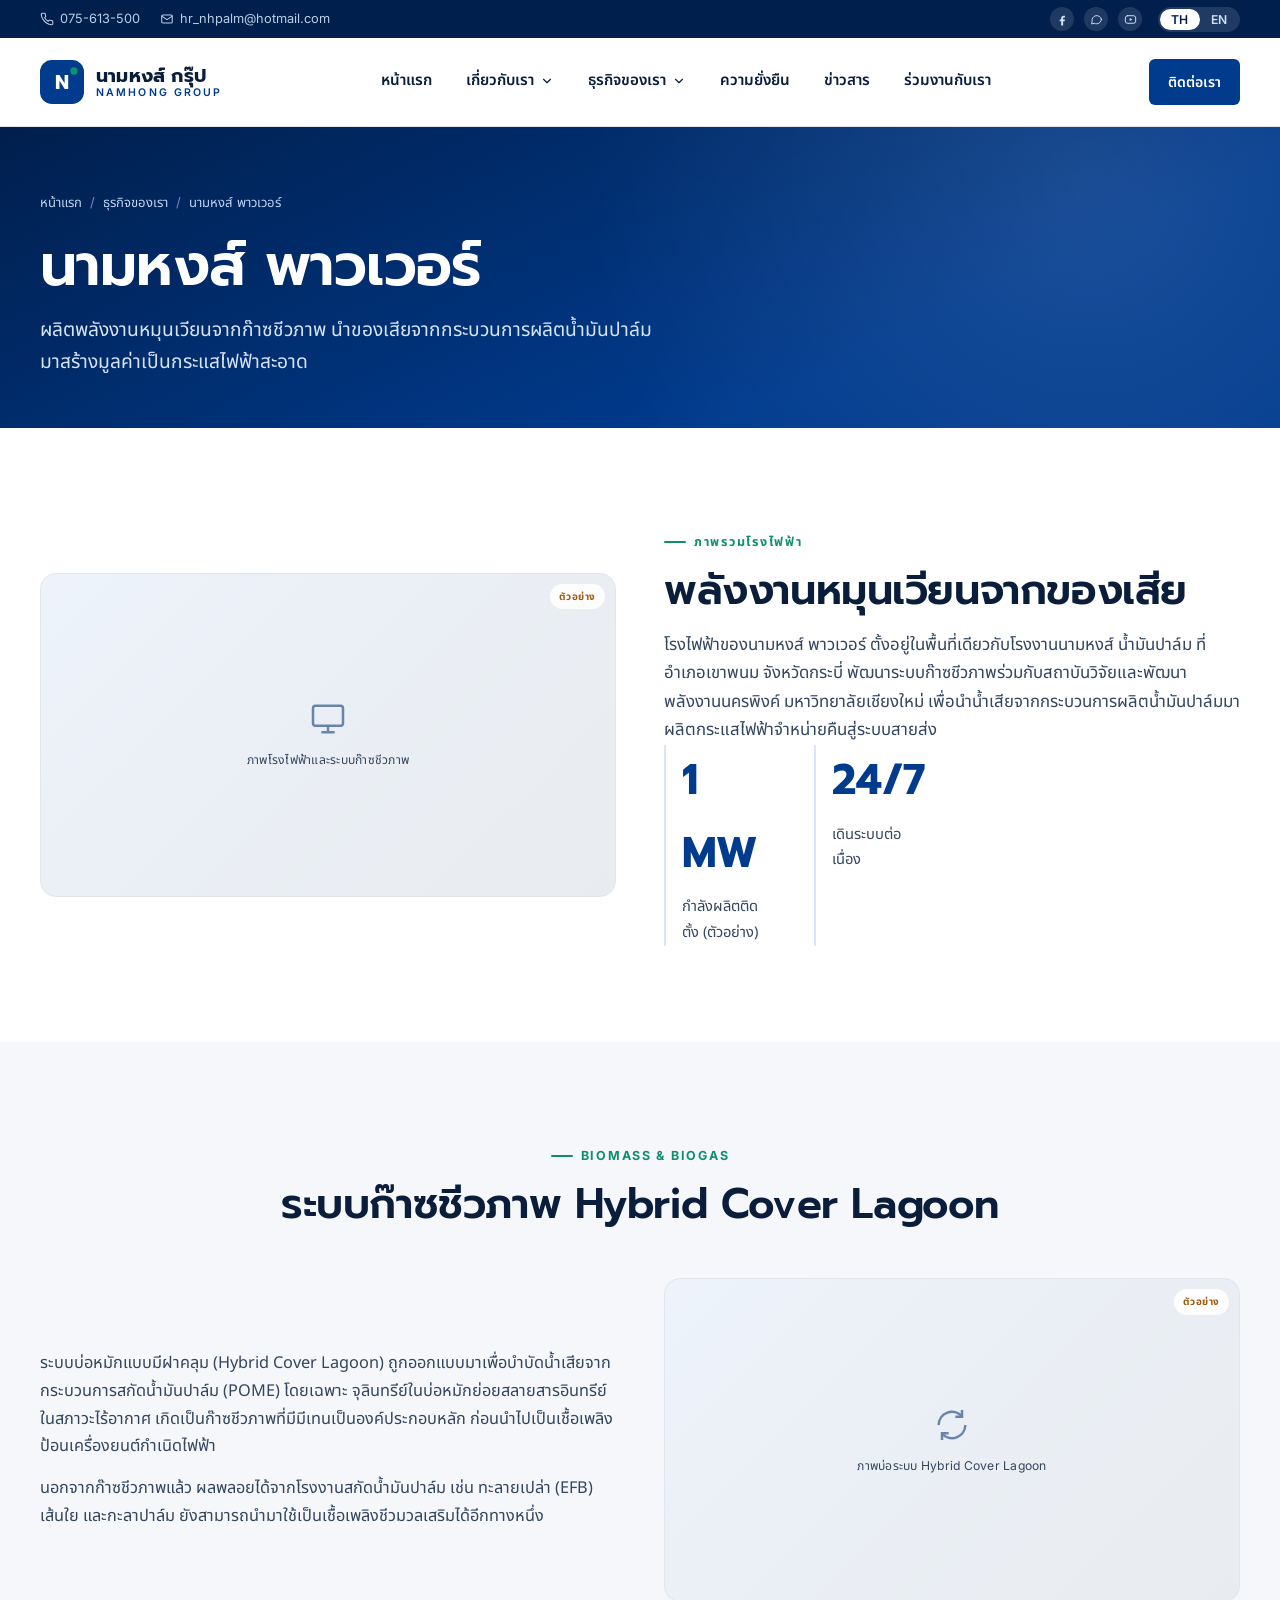
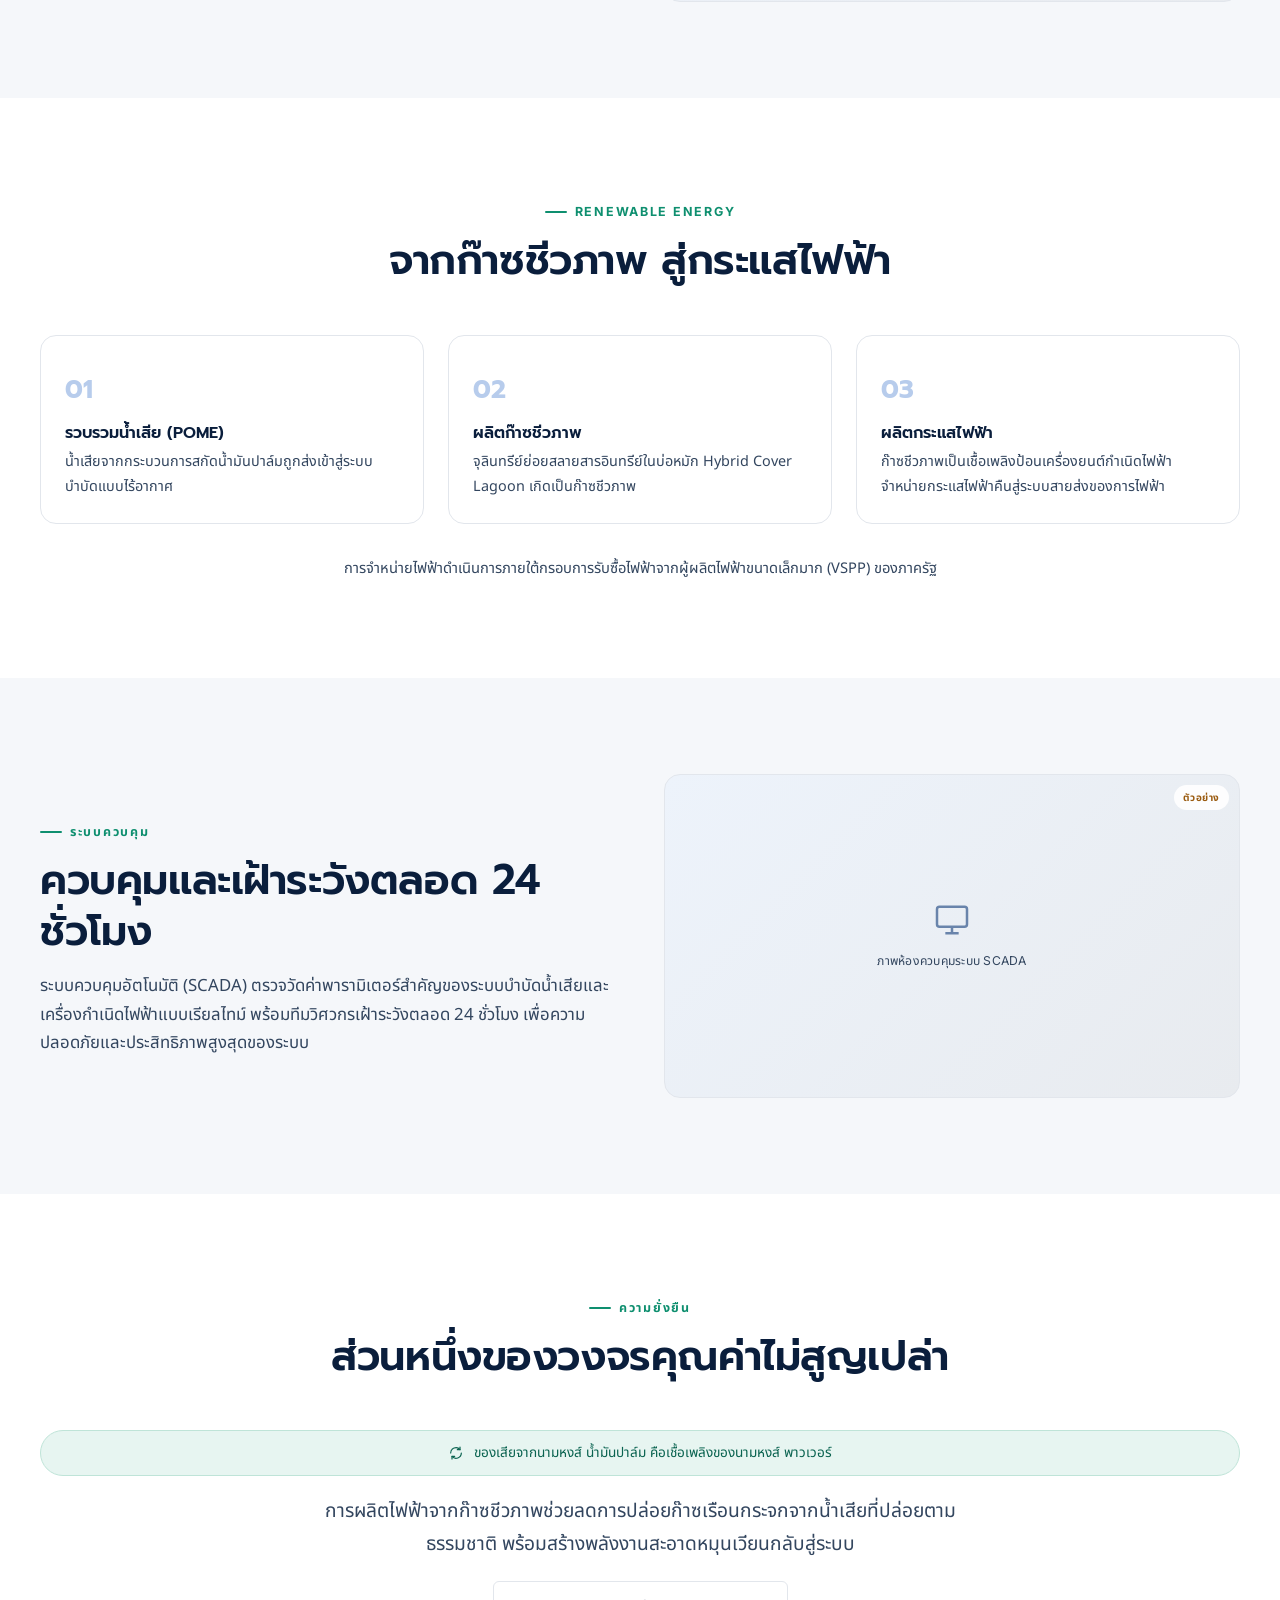
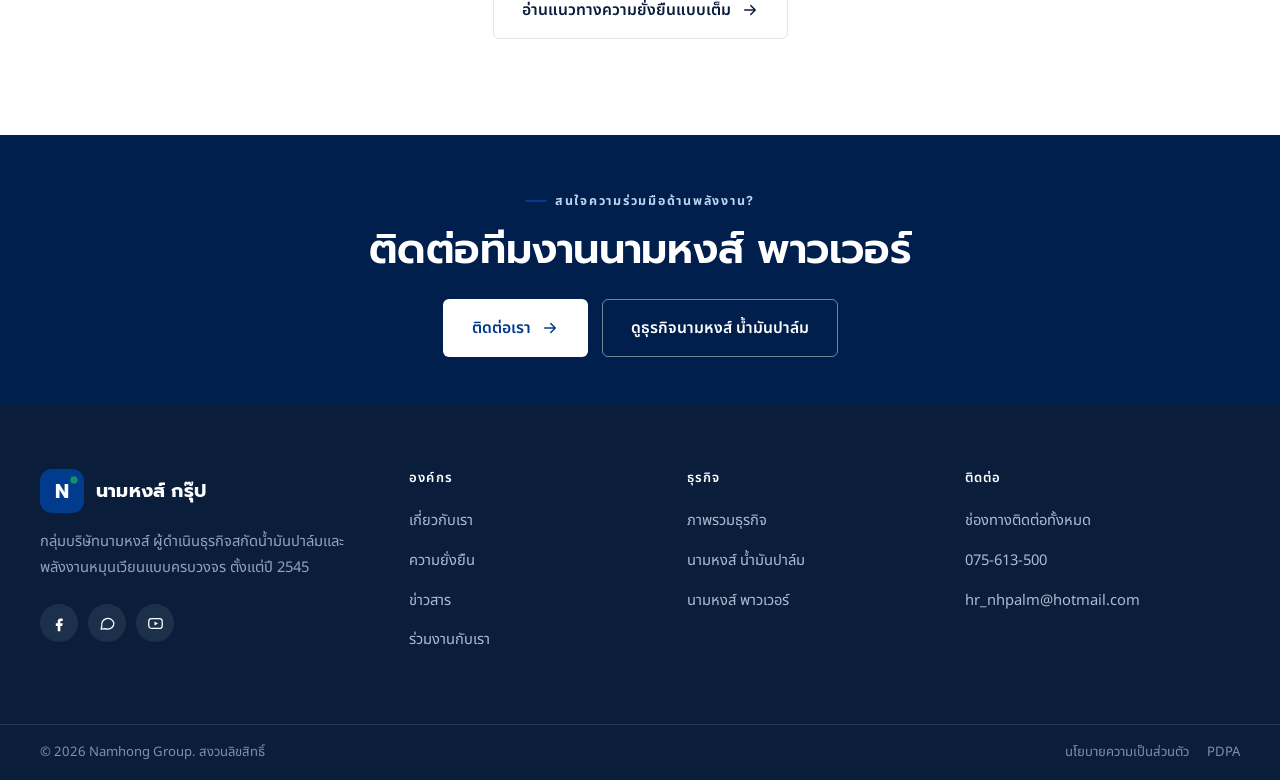
<file: business-power.html>
<!DOCTYPE html>
<html lang="th">
<head>
<meta charset="UTF-8">
<meta name="viewport" content="width=device-width, initial-scale=1.0">
<title>นามหงส์ พาวเวอร์ | นามหงส์ กรุ๊ป</title>
<meta name="description" content="บริษัท นามหงส์ พาวเวอร์ จำกัด ผลิตพลังงานหมุนเวียนจากก๊าซชีวภาพด้วยระบบ Hybrid Cover Lagoon นำของเสียจากโรงงานสกัดน้ำมันปาล์มมาผลิตกระแสไฟฟ้า">
<link rel="canonical" href="https://www.namhonggroup.co.th/business-power.html">
<meta property="og:type" content="website">
<meta property="og:title" content="นามหงส์ พาวเวอร์ | นามหงส์ กรุ๊ป">
<meta property="og:description" content="ผลิตพลังงานหมุนเวียนจากก๊าซชีวภาพและชีวมวล">
<meta property="og:url" content="https://www.namhonggroup.co.th/business-power.html">
<meta property="og:locale" content="th_TH">
<meta name="robots" content="index,follow">
<link rel="preconnect" href="https://fonts.googleapis.com">
<link rel="preconnect" href="https://fonts.gstatic.com" crossorigin>
<link rel="stylesheet" href="assets/css/style.css">
</head>
<body>
<a href="#main" class="skip-link">ข้ามไปยังเนื้อหาหลัก</a>

<div class="top-bar">
  <div class="container">
    <div class="top-bar-left">
      <a href="tel:+66756XXXXX"><svg viewBox="0 0 24 24" fill="none" stroke="currentColor" stroke-width="1.8" stroke-linecap="round" stroke-linejoin="round"><path d="M22 16.9v3a2 2 0 0 1-2.2 2 19.8 19.8 0 0 1-8.6-3.1 19.5 19.5 0 0 1-6-6 19.8 19.8 0 0 1-3.1-8.7A2 2 0 0 1 4.1 2h3a2 2 0 0 1 2 1.7c.1.9.3 1.8.6 2.7a2 2 0 0 1-.4 2.1L8 9.9a16 16 0 0 0 6 6l1.4-1.4a2 2 0 0 1 2.1-.4c.9.3 1.8.5 2.7.6a2 2 0 0 1 1.8 2.1Z"/></svg><span>075-613-500</span></a>
      <a href="mailto:hr_nhpalm@hotmail.com"><svg viewBox="0 0 24 24" fill="none" stroke="currentColor" stroke-width="1.8" stroke-linecap="round" stroke-linejoin="round"><rect x="3" y="5" width="18" height="14" rx="2"/><path d="m3 7 9 6 9-6"/></svg><span>hr_nhpalm@hotmail.com</span></a>
    </div>
    <div class="top-bar-right">
      <div class="social-mini">
        <a href="#" aria-label="Facebook"><svg viewBox="0 0 24 24" fill="currentColor"><path d="M14 8.5h2.5V5.3S15.1 5 13.8 5c-2.7 0-4.3 1.6-4.3 4.6v2.2H6.8v3.6h2.7V23h3.7v-7.6h2.8l.4-3.6h-3.2V9.9c0-1 .3-1.4 1.8-1.4Z"/></svg></a>
        <a href="#" aria-label="Line"><svg viewBox="0 0 24 24" fill="none" stroke="currentColor" stroke-width="1.8" stroke-linecap="round" stroke-linejoin="round"><path d="M21 11.5a8.4 8.4 0 0 1-8.9 8.4 9 9 0 0 1-3.6-.7L3 20l1-4.4A8.4 8.4 0 1 1 21 11.5Z"/></svg></a>
        <a href="#" aria-label="YouTube"><svg viewBox="0 0 24 24" fill="none" stroke="currentColor" stroke-width="1.8" stroke-linecap="round" stroke-linejoin="round"><rect x="2.5" y="5" width="19" height="14" rx="4"/><path d="M10.5 9.2v5.6l5-2.8Z" fill="currentColor" stroke="none"/></svg></a>
      </div>
      <div class="lang-switch">
        <button data-lang="th" class="active">TH</button>
        <button data-lang="en">EN</button>
      </div>
    </div>
  </div>
</div>

<header class="site-header">
  <div class="container">
    <a href="index.html" class="brand">
      <svg class="brand-mark" viewBox="0 0 48 48" role="img" aria-label="ตราสัญลักษณ์นามหงส์ กรุ๊ป"><rect width="48" height="48" rx="13" fill="#003B8E"/><text x="24" y="32" font-family="Prompt, sans-serif" font-weight="700" font-size="22" fill="#fff" text-anchor="middle">N</text><circle cx="37" cy="12" r="4" fill="#0E8F6F"/></svg>
      <span class="brand-word"><b>นามหงส์ กรุ๊ป</b><span>NAMHONG GROUP</span></span>
    </a>
    <nav class="main-nav" aria-label="เมนูหลัก">
      <div class="nav-item"><a href="index.html" class="nav-link" data-i18n="nav.home">หน้าแรก</a></div>
      <div class="nav-item has-mega">
        <a href="about.html" class="nav-link" aria-expanded="false" data-i18n="nav.about">เกี่ยวกับเรา<svg viewBox="0 0 24 24" fill="none" stroke="currentColor" stroke-width="2" stroke-linecap="round" stroke-linejoin="round"><path d="m6 9 6 6 6-6"/></svg></a>
        <div class="mega">
          <div class="mega-grid">
            <div>
              <div class="mega-col-title" data-i18n="mega.aboutColTitle">ประวัติและวิสัยทัศน์</div>
              <a class="mega-link" href="about.html#history"><span class="ic"><svg viewBox="0 0 24 24" fill="none" stroke="currentColor" stroke-width="1.8" stroke-linecap="round" stroke-linejoin="round"><rect x="3" y="5" width="18" height="16" rx="2"/><path d="M3 10h18M8 3v4M16 3v4"/></svg></span><span><strong data-i18n="mega.aboutHistory">ประวัติความเป็นมา</strong><small data-i18n="mega.aboutHistoryDesc">เส้นทางตั้งแต่ก่อตั้งจนถึงวันนี้</small></span></a>
              <a class="mega-link" href="about.html#vision"><span class="ic"><svg viewBox="0 0 24 24" fill="none" stroke="currentColor" stroke-width="1.8" stroke-linecap="round" stroke-linejoin="round"><path d="M2 12s3.5-7 10-7 10 7 10 7-3.5 7-10 7-10-7-10-7Z"/><circle cx="12" cy="12" r="3"/></svg></span><span><strong data-i18n="mega.aboutVision">วิสัยทัศน์ และพันธกิจ</strong><small data-i18n="mega.aboutVisionDesc">ทิศทางที่เรามุ่งไป</small></span></a>
            </div>
            <div>
              <div class="mega-col-title" data-i18n="mega.aboutColTitle2">การบริหารจัดการ</div>
              <a class="mega-link" href="about.html#management"><span class="ic"><svg viewBox="0 0 24 24" fill="none" stroke="currentColor" stroke-width="1.8" stroke-linecap="round" stroke-linejoin="round"><path d="M16 20v-1.5a4 4 0 0 0-4-4H6a4 4 0 0 0-4 4V20"/><circle cx="8" cy="7.5" r="3.5"/><path d="M22 20v-1.5a4 4 0 0 0-3-3.9M15 3.6a3.5 3.5 0 0 1 0 6.8"/></svg></span><span><strong data-i18n="mega.aboutMgmt">คณะผู้บริหาร</strong><small data-i18n="mega.aboutMgmtDesc">ทีมงานที่ขับเคลื่อนองค์กร</small></span></a>
              <a class="mega-link" href="about.html#governance"><span class="ic"><svg viewBox="0 0 24 24" fill="none" stroke="currentColor" stroke-width="1.8" stroke-linecap="round" stroke-linejoin="round"><path d="m12 3 7 3v6c0 4.5-3 7.7-7 9-4-1.3-7-4.5-7-9V6Z"/><path d="m9 12 2 2 4-4"/></svg></span><span><strong data-i18n="mega.aboutGov">การกำกับดูแลกิจการ</strong><small data-i18n="mega.aboutGovDesc">หลักธรรมาภิบาลของกลุ่มบริษัท</small></span></a>
            </div>
          </div>
        </div>
      </div>
      <div class="nav-item has-mega">
        <a href="business.html" class="nav-link" aria-current="page" aria-expanded="false" data-i18n="nav.business">ธุรกิจของเรา<svg viewBox="0 0 24 24" fill="none" stroke="currentColor" stroke-width="2" stroke-linecap="round" stroke-linejoin="round"><path d="m6 9 6 6 6-6"/></svg></a>
        <div class="mega">
          <div class="mega-grid">
            <a class="mega-link palm" href="business-palm-oil.html"><span class="ic"><svg viewBox="0 0 24 24" fill="none" stroke="currentColor" stroke-width="1.8" stroke-linecap="round" stroke-linejoin="round"><path d="M12 2.7s6.5 7 6.5 11.8a6.5 6.5 0 0 1-13 0C5.5 9.7 12 2.7 12 2.7Z"/></svg></span><span><strong data-i18n="mega.bizPalm">นามหงส์ น้ำมันปาล์ม</strong><small data-i18n="mega.bizPalmDesc">สกัดน้ำมันปาล์มดิบและเมล็ดในปาล์ม</small></span></a>
            <a class="mega-link power" href="business-power.html"><span class="ic"><svg viewBox="0 0 24 24" fill="none" stroke="currentColor" stroke-width="1.8" stroke-linecap="round" stroke-linejoin="round"><path d="M13 2 4 14h6l-1 8 9-12h-6l1-8Z"/></svg></span><span><strong data-i18n="mega.bizPower">นามหงส์ พาวเวอร์</strong><small data-i18n="mega.bizPowerDesc">พลังงานหมุนเวียนจากชีวมวลและก๊าซชีวภาพ</small></span></a>
            <div class="mega-foot">
              <p class="muted" style="font-size:.85rem;max-width:340px" data-i18n="mega.megaFootText">รู้หรือไม่? ของเสียจากการผลิตน้ำมันปาล์มของเรา คือเชื้อเพลิงสำคัญของโรงไฟฟ้า</p>
              <a href="business.html" class="btn-ghost" data-i18n="mega.megaFootLink">ดูภาพรวมธุรกิจ →</a>
            </div>
          </div>
        </div>
      </div>
      <div class="nav-item"><a href="sustainability.html" class="nav-link" data-i18n="nav.sustainability">ความยั่งยืน</a></div>
      <div class="nav-item"><a href="news.html" class="nav-link" data-i18n="nav.news">ข่าวสาร</a></div>
      <div class="nav-item"><a href="career.html" class="nav-link" data-i18n="nav.career">ร่วมงานกับเรา</a></div>
    </nav>
    <div class="nav-actions">
      <a href="contact.html" class="btn btn-primary btn-sm" data-i18n="cta.contact">ติดต่อเรา</a>
      <button class="icon-btn hamburger js-hamburger" aria-label="เปิดเมนู"><svg viewBox="0 0 24 24" fill="none" stroke="currentColor" stroke-width="2" stroke-linecap="round" stroke-linejoin="round"><path d="M3 6h18M3 12h18M3 18h18"/></svg></button>
    </div>
  </div>
</header>

<div class="mobile-drawer">
  <div class="mobile-drawer-backdrop"></div>
  <div class="mobile-drawer-panel">
    <div class="mobile-drawer-head">
      <span class="brand-word"><b>นามหงส์ กรุ๊ป</b></span>
      <button class="icon-btn js-drawer-close" aria-label="ปิดเมนู"><svg viewBox="0 0 24 24" fill="none" stroke="currentColor" stroke-width="2" stroke-linecap="round" stroke-linejoin="round"><path d="M18 6 6 18M6 6l12 12"/></svg></button>
    </div>
    <div class="top-links">
      <a href="index.html">หน้าแรก</a>
      <button class="mobile-acc-btn" aria-expanded="false" aria-controls="macc-about">เกี่ยวกับเรา<svg viewBox="0 0 24 24" fill="none" stroke="currentColor" stroke-width="2" stroke-linecap="round" stroke-linejoin="round"><path d="m6 9 6 6 6-6"/></svg></button>
      <div class="mobile-acc-panel" id="macc-about">
        <a href="about.html#history">ประวัติความเป็นมา</a>
        <a href="about.html#vision">วิสัยทัศน์ และพันธกิจ</a>
        <a href="about.html#management">คณะผู้บริหาร</a>
        <a href="about.html#governance">การกำกับดูแลกิจการ</a>
      </div>
      <button class="mobile-acc-btn" aria-expanded="false" aria-controls="macc-biz">ธุรกิจของเรา<svg viewBox="0 0 24 24" fill="none" stroke="currentColor" stroke-width="2" stroke-linecap="round" stroke-linejoin="round"><path d="m6 9 6 6 6-6"/></svg></button>
      <div class="mobile-acc-panel" id="macc-biz">
        <a href="business.html">ภาพรวมธุรกิจ</a>
        <a href="business-palm-oil.html">นามหงส์ น้ำมันปาล์ม</a>
        <a href="business-power.html">นามหงส์ พาวเวอร์</a>
      </div>
      <a href="sustainability.html">ความยั่งยืน</a>
      <a href="news.html">ข่าวสาร</a>
      <a href="career.html">ร่วมงานกับเรา</a>
      <a href="contact.html">ติดต่อเรา</a>
    </div>
    <div class="lang-switch" style="margin-top:20px;width:fit-content;">
      <button data-lang="th" class="active">TH</button>
      <button data-lang="en">EN</button>
    </div>
  </div>
</div>

<main id="main">

  <section class="page-header">
    <div class="container">
      <div class="breadcrumb"><a href="index.html">หน้าแรก</a><span class="sep">/</span><a href="business.html">ธุรกิจของเรา</a><span class="sep">/</span><span>นามหงส์ พาวเวอร์</span></div>
      <h1>นามหงส์ พาวเวอร์</h1>
      <p class="lead">ผลิตพลังงานหมุนเวียนจากก๊าซชีวภาพ นำของเสียจากกระบวนการผลิตน้ำมันปาล์มมาสร้างมูลค่าเป็นกระแสไฟฟ้าสะอาด</p>
    </div>
  </section>

  <section class="section">
    <div class="container">
      <div class="split reveal">
        <div class="col-media"><div class="img-ph wide"><span class="ph-flag">ตัวอย่าง</span><svg viewBox="0 0 24 24" fill="none" stroke="currentColor" stroke-width="1.5"><rect x="3" y="4" width="18" height="12" rx="1.5"/><path d="M8 20h8M12 16v4"/></svg><span>ภาพโรงไฟฟ้าและระบบก๊าซชีวภาพ</span></div></div>
        <div>
          <p class="eyebrow accent-power">ภาพรวมโรงไฟฟ้า</p>
          <h2>พลังงานหมุนเวียนจากของเสีย</h2>
          <p class="lead" style="font-size:1.05rem;margin-top:14px;">โรงไฟฟ้าของนามหงส์ พาวเวอร์ ตั้งอยู่ในพื้นที่เดียวกับโรงงานนามหงส์ น้ำมันปาล์ม ที่อำเภอเขาพนม จังหวัดกระบี่ พัฒนาระบบก๊าซชีวภาพร่วมกับสถาบันวิจัยและพัฒนาพลังงานนครพิงค์ มหาวิทยาลัยเชียงใหม่ เพื่อนำน้ำเสียจากกระบวนการผลิตน้ำมันปาล์มมาผลิตกระแสไฟฟ้าจำหน่ายคืนสู่ระบบสายส่ง</p>
          <!-- TODO (กรุณาใส่ข้อมูลจริง): ตัวเลขกำลังการผลิตเป็นข้อมูลตัวอย่าง -->
          <div class="stats">
            <div class="stat-item"><div class="stat-num"><span data-count-to="1.2" data-suffix=" MW">0</span></div><div class="stat-label">กำลังผลิตติดตั้ง (ตัวอย่าง)</div></div>
            <div class="stat-item"><div class="stat-num"><span data-count-to="24" data-suffix="/7">0</span></div><div class="stat-label">เดินระบบต่อเนื่อง</div></div>
          </div>
        </div>
      </div>
    </div>
  </section>

  <section class="section section-alt" id="biomass-biogas">
    <div class="container">
      <div class="section-head center reveal"><p class="eyebrow mx-auto accent-power">Biomass & Biogas</p><h2>ระบบก๊าซชีวภาพ Hybrid Cover Lagoon</h2></div>
      <div class="split reveal">
        <div>
          <p class="lead" style="font-size:1.02rem;">ระบบบ่อหมักแบบมีฝาคลุม (Hybrid Cover Lagoon) ถูกออกแบบมาเพื่อบำบัดน้ำเสียจากกระบวนการสกัดน้ำมันปาล์ม (POME) โดยเฉพาะ จุลินทรีย์ในบ่อหมักย่อยสลายสารอินทรีย์ในสภาวะไร้อากาศ เกิดเป็นก๊าซชีวภาพที่มีมีเทนเป็นองค์ประกอบหลัก ก่อนนำไปเป็นเชื้อเพลิงป้อนเครื่องยนต์กำเนิดไฟฟ้า</p>
          <p class="lead" style="font-size:1.02rem;margin-top:14px;">นอกจากก๊าซชีวภาพแล้ว ผลพลอยได้จากโรงงานสกัดน้ำมันปาล์ม เช่น ทะลายเปล่า (EFB) เส้นใย และกะลาปาล์ม ยังสามารถนำมาใช้เป็นเชื้อเพลิงชีวมวลเสริมได้อีกทางหนึ่ง</p>
        </div>
        <div class="col-media"><div class="img-ph wide"><span class="ph-flag">ตัวอย่าง</span><svg viewBox="0 0 24 24" fill="none" stroke="currentColor" stroke-width="1.5"><path d="M4 12a8 8 0 0 1 14-5.2M20 12a8 8 0 0 1-14 5.2"/><path d="M18 3v4h-4M6 21v-4h4"/></svg><span>ภาพบ่อระบบ Hybrid Cover Lagoon</span></div></div>
      </div>
    </div>
  </section>

  <section class="section">
    <div class="container">
      <div class="section-head center reveal"><p class="eyebrow mx-auto accent-power">Renewable Energy</p><h2>จากก๊าซชีวภาพ สู่กระแสไฟฟ้า</h2></div>
      <div class="process reveal reveal-stagger">
        <div class="process-step"><h3>รวบรวมน้ำเสีย (POME)</h3><p>น้ำเสียจากกระบวนการสกัดน้ำมันปาล์มถูกส่งเข้าสู่ระบบบำบัดแบบไร้อากาศ</p></div>
        <div class="process-step"><h3>ผลิตก๊าซชีวภาพ</h3><p>จุลินทรีย์ย่อยสลายสารอินทรีย์ในบ่อหมัก Hybrid Cover Lagoon เกิดเป็นก๊าซชีวภาพ</p></div>
        <div class="process-step"><h3>ผลิตกระแสไฟฟ้า</h3><p>ก๊าซชีวภาพเป็นเชื้อเพลิงป้อนเครื่องยนต์กำเนิดไฟฟ้า จำหน่ายกระแสไฟฟ้าคืนสู่ระบบสายส่งของการไฟฟ้า</p></div>
      </div>
      <p class="muted center reveal" style="max-width:640px;margin:var(--sp-6) auto 0;font-size:.92rem;">การจำหน่ายไฟฟ้าดำเนินการภายใต้กรอบการรับซื้อไฟฟ้าจากผู้ผลิตไฟฟ้าขนาดเล็กมาก (VSPP) ของภาครัฐ</p>
    </div>
  </section>

  <section class="section section-alt">
    <div class="container">
      <div class="split reveal">
        <div>
          <p class="eyebrow accent-power">ระบบควบคุม</p>
          <h2>ควบคุมและเฝ้าระวังตลอด 24 ชั่วโมง</h2>
          <p class="lead" style="font-size:1.05rem;margin-top:14px;">ระบบควบคุมอัตโนมัติ (SCADA) ตรวจวัดค่าพารามิเตอร์สำคัญของระบบบำบัดน้ำเสียและเครื่องกำเนิดไฟฟ้าแบบเรียลไทม์ พร้อมทีมวิศวกรเฝ้าระวังตลอด 24 ชั่วโมง เพื่อความปลอดภัยและประสิทธิภาพสูงสุดของระบบ</p>
        </div>
        <div class="col-media"><div class="img-ph wide"><span class="ph-flag">ตัวอย่าง</span><svg viewBox="0 0 24 24" fill="none" stroke="currentColor" stroke-width="1.5"><rect x="3" y="4" width="18" height="12" rx="1.5"/><path d="M8 20h8M12 16v4"/></svg><span>ภาพห้องควบคุมระบบ SCADA</span></div></div>
      </div>
    </div>
  </section>

  <section class="section">
    <div class="container">
      <div class="section-head center reveal"><p class="eyebrow mx-auto accent-power">ความยั่งยืน</p><h2>ส่วนหนึ่งของวงจรคุณค่าไม่สูญเปล่า</h2></div>
      <div class="reveal" style="text-align:center;">
        <div class="flow-loop-label" style="margin-top:0;"><svg viewBox="0 0 24 24" fill="none" stroke="currentColor" stroke-width="1.8" stroke-linecap="round" stroke-linejoin="round"><path d="M4 12a8 8 0 0 1 14-5.2M20 12a8 8 0 0 1-14 5.2"/><path d="M18 3v4h-4M6 21v-4h4"/></svg><span>ของเสียจากนามหงส์ น้ำมันปาล์ม คือเชื้อเพลิงของนามหงส์ พาวเวอร์</span></div>
        <p class="lead" style="max-width:640px;margin:20px auto 0;">การผลิตไฟฟ้าจากก๊าซชีวภาพช่วยลดการปล่อยก๊าซเรือนกระจกจากน้ำเสียที่ปล่อยตามธรรมชาติ พร้อมสร้างพลังงานสะอาดหมุนเวียนกลับสู่ระบบ</p>
        <a href="sustainability.html" class="btn btn-outline" style="margin-top:20px;">อ่านแนวทางความยั่งยืนแบบเต็ม<svg viewBox="0 0 24 24" fill="none" stroke="currentColor" stroke-width="2" stroke-linecap="round" stroke-linejoin="round"><path d="M5 12h14M13 6l6 6-6 6"/></svg></a>
      </div>
    </div>
  </section>

  <section class="section-deep section-sm">
    <div class="container reveal" style="text-align:center;">
      <p class="eyebrow on-dark mx-auto">สนใจความร่วมมือด้านพลังงาน?</p>
      <h2>ติดต่อทีมงานนามหงส์ พาวเวอร์</h2>
      <div class="hero-ctas" style="justify-content:center;margin-top:24px;">
        <a href="contact.html" class="btn btn-white">ติดต่อเรา<svg viewBox="0 0 24 24" fill="none" stroke="currentColor" stroke-width="2" stroke-linecap="round" stroke-linejoin="round"><path d="M5 12h14M13 6l6 6-6 6"/></svg></a>
        <a href="business-palm-oil.html" class="btn btn-outline-light">ดูธุรกิจนามหงส์ น้ำมันปาล์ม</a>
      </div>
    </div>
  </section>

</main>

<footer class="site-footer">
  <div class="container footer-top">
    <div class="footer-brand">
      <a href="index.html" class="brand"><svg class="brand-mark" viewBox="0 0 48 48" role="img" aria-label="ตราสัญลักษณ์นามหงส์ กรุ๊ป"><rect width="48" height="48" rx="13" fill="#003B8E"/><text x="24" y="32" font-family="Prompt, sans-serif" font-weight="700" font-size="22" fill="#fff" text-anchor="middle">N</text><circle cx="37" cy="12" r="4" fill="#0E8F6F"/></svg><span class="brand-word"><b>นามหงส์ กรุ๊ป</b></span></a>
      <p data-i18n="footer.blurb">กลุ่มบริษัทนามหงส์ ผู้ดำเนินธุรกิจสกัดน้ำมันปาล์มและพลังงานหมุนเวียนแบบครบวงจร ตั้งแต่ปี 2545</p>
      <div class="footer-social">
        <a href="#" aria-label="Facebook"><svg viewBox="0 0 24 24" fill="currentColor"><path d="M14 8.5h2.5V5.3S15.1 5 13.8 5c-2.7 0-4.3 1.6-4.3 4.6v2.2H6.8v3.6h2.7V23h3.7v-7.6h2.8l.4-3.6h-3.2V9.9c0-1 .3-1.4 1.8-1.4Z"/></svg></a>
        <a href="#" aria-label="Line"><svg viewBox="0 0 24 24" fill="none" stroke="currentColor" stroke-width="1.8" stroke-linecap="round" stroke-linejoin="round"><path d="M21 11.5a8.4 8.4 0 0 1-8.9 8.4 9 9 0 0 1-3.6-.7L3 20l1-4.4A8.4 8.4 0 1 1 21 11.5Z"/></svg></a>
        <a href="#" aria-label="YouTube"><svg viewBox="0 0 24 24" fill="none" stroke="currentColor" stroke-width="1.8" stroke-linecap="round" stroke-linejoin="round"><rect x="2.5" y="5" width="19" height="14" rx="4"/><path d="M10.5 9.2v5.6l5-2.8Z" fill="currentColor" stroke="none"/></svg></a>
      </div>
    </div>
    <div class="footer-col">
      <h4 data-i18n="footer.col1">องค์กร</h4>
      <a href="about.html">เกี่ยวกับเรา</a>
      <a href="sustainability.html">ความยั่งยืน</a>
      <a href="news.html">ข่าวสาร</a>
      <a href="career.html">ร่วมงานกับเรา</a>
    </div>
    <div class="footer-col">
      <h4 data-i18n="footer.col2">ธุรกิจ</h4>
      <a href="business.html">ภาพรวมธุรกิจ</a>
      <a href="business-palm-oil.html">นามหงส์ น้ำมันปาล์ม</a>
      <a href="business-power.html">นามหงส์ พาวเวอร์</a>
    </div>
    <div class="footer-col">
      <h4 data-i18n="footer.col3">ติดต่อ</h4>
      <a href="contact.html">ช่องทางติดต่อทั้งหมด</a>
      <a href="tel:+66756XXXXX">075-613-500</a>
      <a href="mailto:hr_nhpalm@hotmail.com">hr_nhpalm@hotmail.com</a>
    </div>
  </div>
  <div class="container footer-bottom">
    <p>© <span class="js-year-ce"></span> Namhong Group. <span data-i18n="footer.rights">สงวนลิขสิทธิ์</span></p>
    <div class="links">
      <a href="privacy-policy.html" data-i18n="footer.privacy">นโยบายความเป็นส่วนตัว</a>
      <a href="privacy-policy.html#pdpa" data-i18n="footer.pdpa">PDPA</a>
    </div>
  </div>
</footer>

<button class="back-to-top" aria-label="กลับขึ้นด้านบน"><svg viewBox="0 0 24 24" fill="none" stroke="currentColor" stroke-width="2" stroke-linecap="round" stroke-linejoin="round"><path d="M12 19V5M5 12l7-7 7 7"/></svg></button>

<script src="assets/js/main.js"></script>
</body>
</html>
</file>
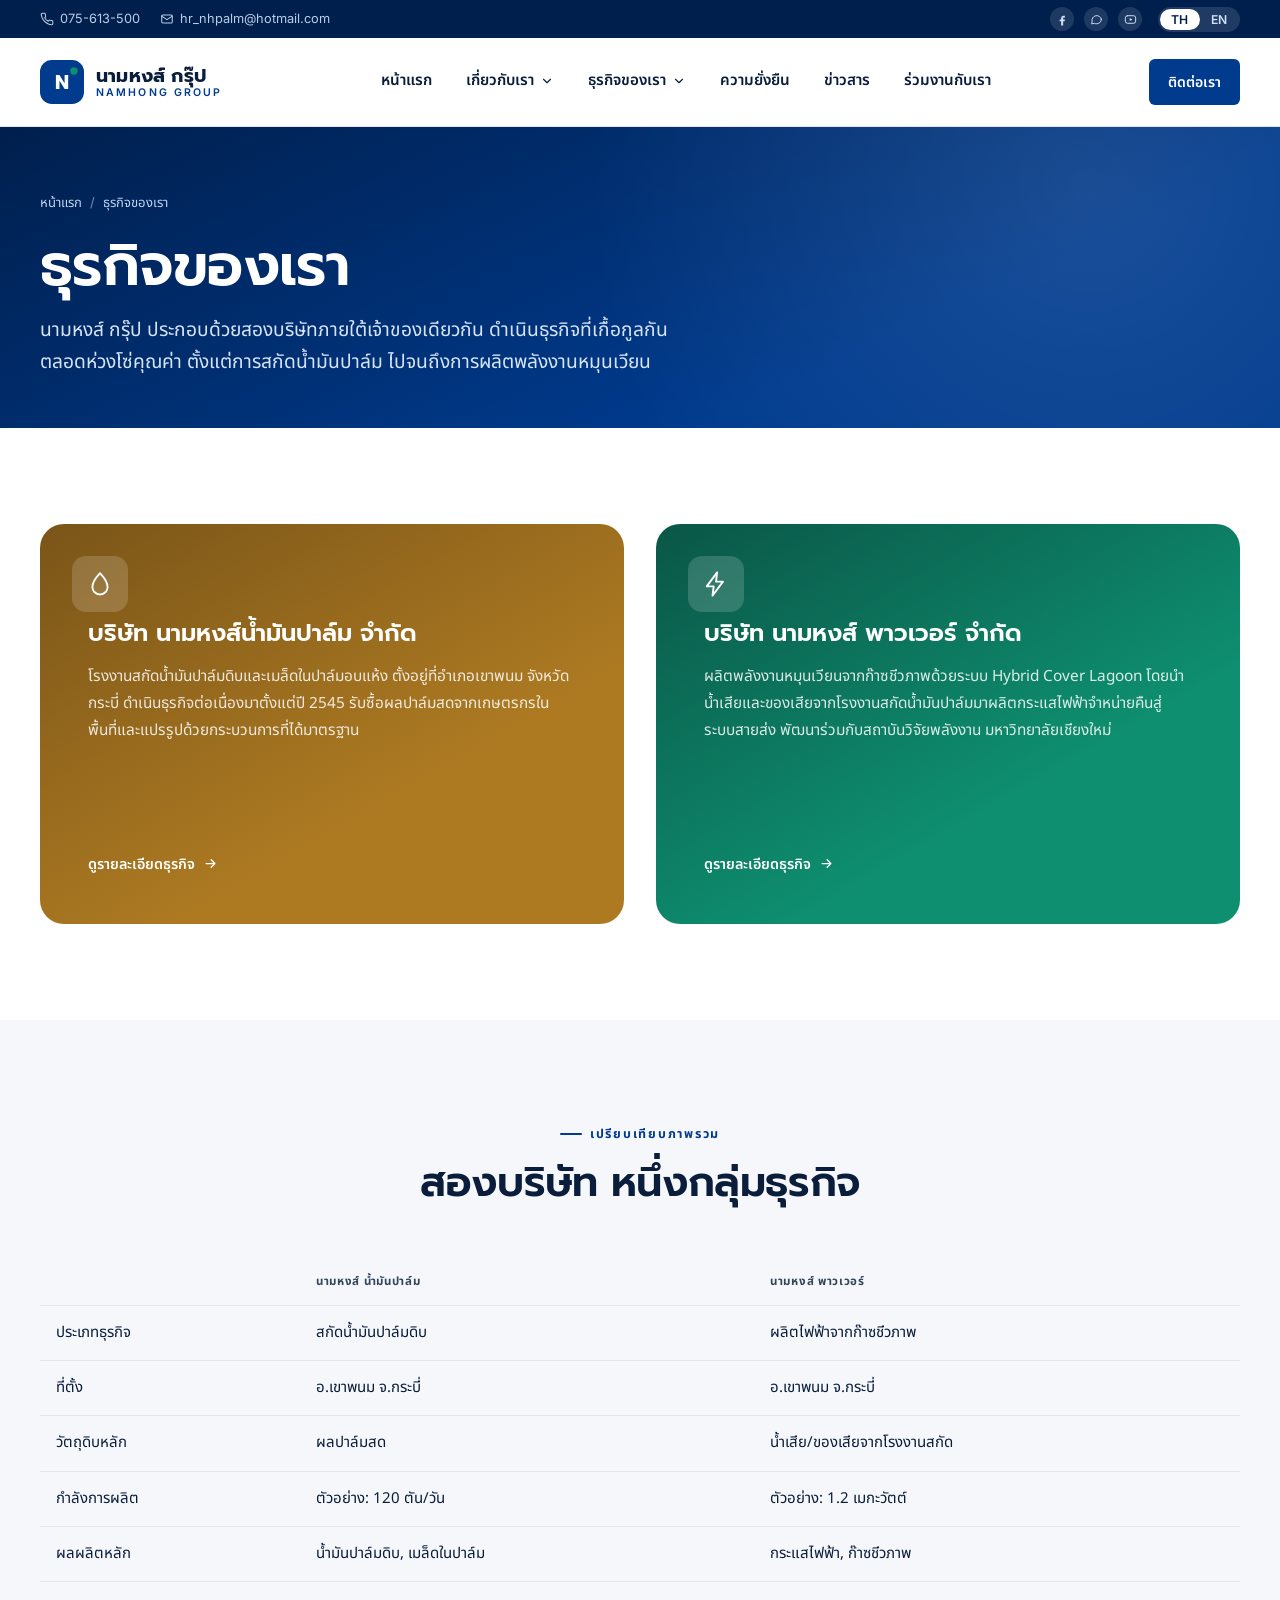
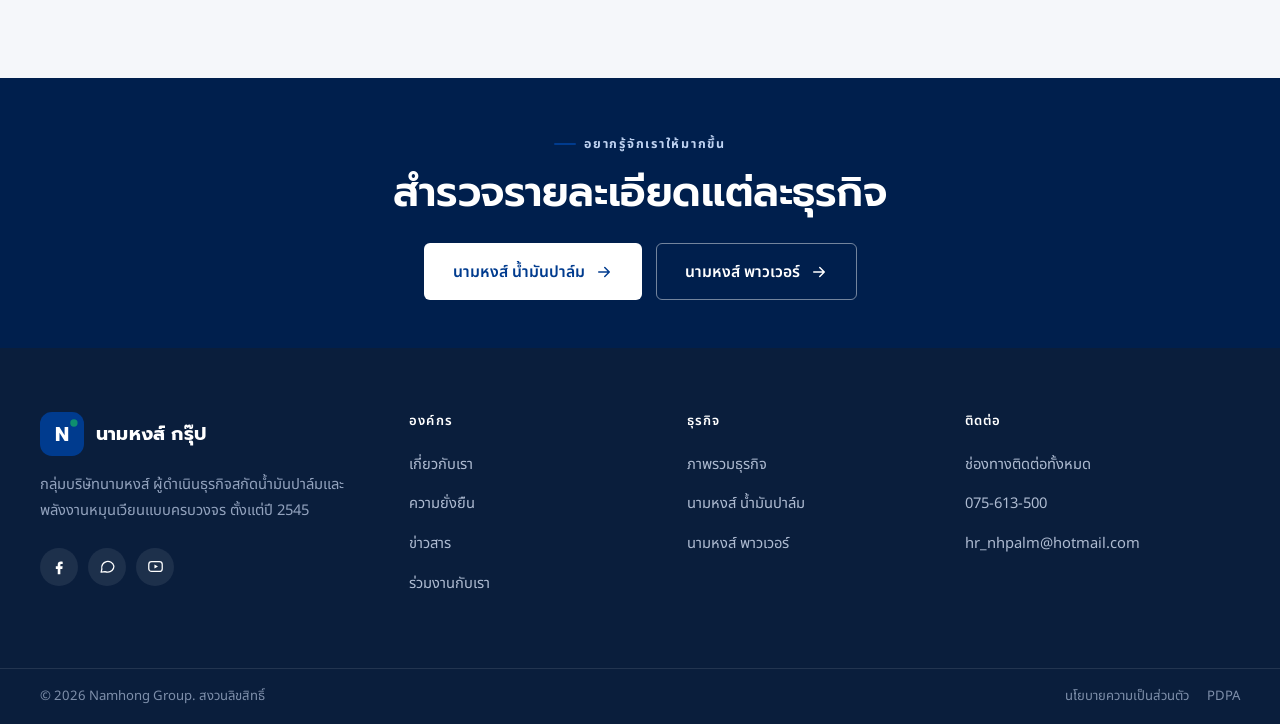
<file: business.html>
<!DOCTYPE html>
<html lang="th">
<head>
<meta charset="UTF-8">
<meta name="viewport" content="width=device-width, initial-scale=1.0">
<title>ธุรกิจของเรา | นามหงส์ กรุ๊ป</title>
<meta name="description" content="ภาพรวมธุรกิจของนามหงส์ กรุ๊ป ประกอบด้วยนามหงส์ น้ำมันปาล์ม และนามหงส์ พาวเวอร์ สองธุรกิจที่เกื้อกูลกันภายใต้แนวคิดวงจรคุณค่าไม่สูญเปล่า">
<link rel="canonical" href="https://www.namhonggroup.co.th/business.html">
<meta property="og:type" content="website">
<meta property="og:title" content="ธุรกิจของเรา | นามหงส์ กรุ๊ป">
<meta property="og:description" content="นามหงส์ น้ำมันปาล์ม และนามหงส์ พาวเวอร์ สองธุรกิจที่เกื้อกูลกัน">
<meta property="og:url" content="https://www.namhonggroup.co.th/business.html">
<meta property="og:locale" content="th_TH">
<meta name="robots" content="index,follow">
<link rel="preconnect" href="https://fonts.googleapis.com">
<link rel="preconnect" href="https://fonts.gstatic.com" crossorigin>
<link rel="stylesheet" href="assets/css/style.css">
</head>
<body>
<a href="#main" class="skip-link">ข้ามไปยังเนื้อหาหลัก</a>

<div class="top-bar">
  <div class="container">
    <div class="top-bar-left">
      <a href="tel:+66756XXXXX"><svg viewBox="0 0 24 24" fill="none" stroke="currentColor" stroke-width="1.8" stroke-linecap="round" stroke-linejoin="round"><path d="M22 16.9v3a2 2 0 0 1-2.2 2 19.8 19.8 0 0 1-8.6-3.1 19.5 19.5 0 0 1-6-6 19.8 19.8 0 0 1-3.1-8.7A2 2 0 0 1 4.1 2h3a2 2 0 0 1 2 1.7c.1.9.3 1.8.6 2.7a2 2 0 0 1-.4 2.1L8 9.9a16 16 0 0 0 6 6l1.4-1.4a2 2 0 0 1 2.1-.4c.9.3 1.8.5 2.7.6a2 2 0 0 1 1.8 2.1Z"/></svg><span>075-613-500</span></a>
      <a href="mailto:hr_nhpalm@hotmail.com"><svg viewBox="0 0 24 24" fill="none" stroke="currentColor" stroke-width="1.8" stroke-linecap="round" stroke-linejoin="round"><rect x="3" y="5" width="18" height="14" rx="2"/><path d="m3 7 9 6 9-6"/></svg><span>hr_nhpalm@hotmail.com</span></a>
    </div>
    <div class="top-bar-right">
      <div class="social-mini">
        <a href="#" aria-label="Facebook"><svg viewBox="0 0 24 24" fill="currentColor"><path d="M14 8.5h2.5V5.3S15.1 5 13.8 5c-2.7 0-4.3 1.6-4.3 4.6v2.2H6.8v3.6h2.7V23h3.7v-7.6h2.8l.4-3.6h-3.2V9.9c0-1 .3-1.4 1.8-1.4Z"/></svg></a>
        <a href="#" aria-label="Line"><svg viewBox="0 0 24 24" fill="none" stroke="currentColor" stroke-width="1.8" stroke-linecap="round" stroke-linejoin="round"><path d="M21 11.5a8.4 8.4 0 0 1-8.9 8.4 9 9 0 0 1-3.6-.7L3 20l1-4.4A8.4 8.4 0 1 1 21 11.5Z"/></svg></a>
        <a href="#" aria-label="YouTube"><svg viewBox="0 0 24 24" fill="none" stroke="currentColor" stroke-width="1.8" stroke-linecap="round" stroke-linejoin="round"><rect x="2.5" y="5" width="19" height="14" rx="4"/><path d="M10.5 9.2v5.6l5-2.8Z" fill="currentColor" stroke="none"/></svg></a>
      </div>
      <div class="lang-switch">
        <button data-lang="th" class="active">TH</button>
        <button data-lang="en">EN</button>
      </div>
    </div>
  </div>
</div>

<header class="site-header">
  <div class="container">
    <a href="index.html" class="brand">
      <svg class="brand-mark" viewBox="0 0 48 48" role="img" aria-label="ตราสัญลักษณ์นามหงส์ กรุ๊ป"><rect width="48" height="48" rx="13" fill="#003B8E"/><text x="24" y="32" font-family="Prompt, sans-serif" font-weight="700" font-size="22" fill="#fff" text-anchor="middle">N</text><circle cx="37" cy="12" r="4" fill="#0E8F6F"/></svg>
      <span class="brand-word"><b>นามหงส์ กรุ๊ป</b><span>NAMHONG GROUP</span></span>
    </a>
    <nav class="main-nav" aria-label="เมนูหลัก">
      <div class="nav-item"><a href="index.html" class="nav-link" data-i18n="nav.home">หน้าแรก</a></div>
      <div class="nav-item has-mega">
        <a href="about.html" class="nav-link" aria-expanded="false" data-i18n="nav.about">เกี่ยวกับเรา<svg viewBox="0 0 24 24" fill="none" stroke="currentColor" stroke-width="2" stroke-linecap="round" stroke-linejoin="round"><path d="m6 9 6 6 6-6"/></svg></a>
        <div class="mega">
          <div class="mega-grid">
            <div>
              <div class="mega-col-title" data-i18n="mega.aboutColTitle">ประวัติและวิสัยทัศน์</div>
              <a class="mega-link" href="about.html#history"><span class="ic"><svg viewBox="0 0 24 24" fill="none" stroke="currentColor" stroke-width="1.8" stroke-linecap="round" stroke-linejoin="round"><rect x="3" y="5" width="18" height="16" rx="2"/><path d="M3 10h18M8 3v4M16 3v4"/></svg></span><span><strong data-i18n="mega.aboutHistory">ประวัติความเป็นมา</strong><small data-i18n="mega.aboutHistoryDesc">เส้นทางตั้งแต่ก่อตั้งจนถึงวันนี้</small></span></a>
              <a class="mega-link" href="about.html#vision"><span class="ic"><svg viewBox="0 0 24 24" fill="none" stroke="currentColor" stroke-width="1.8" stroke-linecap="round" stroke-linejoin="round"><path d="M2 12s3.5-7 10-7 10 7 10 7-3.5 7-10 7-10-7-10-7Z"/><circle cx="12" cy="12" r="3"/></svg></span><span><strong data-i18n="mega.aboutVision">วิสัยทัศน์ และพันธกิจ</strong><small data-i18n="mega.aboutVisionDesc">ทิศทางที่เรามุ่งไป</small></span></a>
            </div>
            <div>
              <div class="mega-col-title" data-i18n="mega.aboutColTitle2">การบริหารจัดการ</div>
              <a class="mega-link" href="about.html#management"><span class="ic"><svg viewBox="0 0 24 24" fill="none" stroke="currentColor" stroke-width="1.8" stroke-linecap="round" stroke-linejoin="round"><path d="M16 20v-1.5a4 4 0 0 0-4-4H6a4 4 0 0 0-4 4V20"/><circle cx="8" cy="7.5" r="3.5"/><path d="M22 20v-1.5a4 4 0 0 0-3-3.9M15 3.6a3.5 3.5 0 0 1 0 6.8"/></svg></span><span><strong data-i18n="mega.aboutMgmt">คณะผู้บริหาร</strong><small data-i18n="mega.aboutMgmtDesc">ทีมงานที่ขับเคลื่อนองค์กร</small></span></a>
              <a class="mega-link" href="about.html#governance"><span class="ic"><svg viewBox="0 0 24 24" fill="none" stroke="currentColor" stroke-width="1.8" stroke-linecap="round" stroke-linejoin="round"><path d="m12 3 7 3v6c0 4.5-3 7.7-7 9-4-1.3-7-4.5-7-9V6Z"/><path d="m9 12 2 2 4-4"/></svg></span><span><strong data-i18n="mega.aboutGov">การกำกับดูแลกิจการ</strong><small data-i18n="mega.aboutGovDesc">หลักธรรมาภิบาลของกลุ่มบริษัท</small></span></a>
            </div>
          </div>
        </div>
      </div>
      <div class="nav-item has-mega">
        <a href="business.html" class="nav-link" aria-current="page" aria-expanded="false" data-i18n="nav.business">ธุรกิจของเรา<svg viewBox="0 0 24 24" fill="none" stroke="currentColor" stroke-width="2" stroke-linecap="round" stroke-linejoin="round"><path d="m6 9 6 6 6-6"/></svg></a>
        <div class="mega">
          <div class="mega-grid">
            <a class="mega-link palm" href="business-palm-oil.html"><span class="ic"><svg viewBox="0 0 24 24" fill="none" stroke="currentColor" stroke-width="1.8" stroke-linecap="round" stroke-linejoin="round"><path d="M12 2.7s6.5 7 6.5 11.8a6.5 6.5 0 0 1-13 0C5.5 9.7 12 2.7 12 2.7Z"/></svg></span><span><strong data-i18n="mega.bizPalm">นามหงส์ น้ำมันปาล์ม</strong><small data-i18n="mega.bizPalmDesc">สกัดน้ำมันปาล์มดิบและเมล็ดในปาล์ม</small></span></a>
            <a class="mega-link power" href="business-power.html"><span class="ic"><svg viewBox="0 0 24 24" fill="none" stroke="currentColor" stroke-width="1.8" stroke-linecap="round" stroke-linejoin="round"><path d="M13 2 4 14h6l-1 8 9-12h-6l1-8Z"/></svg></span><span><strong data-i18n="mega.bizPower">นามหงส์ พาวเวอร์</strong><small data-i18n="mega.bizPowerDesc">พลังงานหมุนเวียนจากชีวมวลและก๊าซชีวภาพ</small></span></a>
            <div class="mega-foot">
              <p class="muted" style="font-size:.85rem;max-width:340px" data-i18n="mega.megaFootText">รู้หรือไม่? ของเสียจากการผลิตน้ำมันปาล์มของเรา คือเชื้อเพลิงสำคัญของโรงไฟฟ้า</p>
              <a href="business.html" class="btn-ghost" data-i18n="mega.megaFootLink">ดูภาพรวมธุรกิจ →</a>
            </div>
          </div>
        </div>
      </div>
      <div class="nav-item"><a href="sustainability.html" class="nav-link" data-i18n="nav.sustainability">ความยั่งยืน</a></div>
      <div class="nav-item"><a href="news.html" class="nav-link" data-i18n="nav.news">ข่าวสาร</a></div>
      <div class="nav-item"><a href="career.html" class="nav-link" data-i18n="nav.career">ร่วมงานกับเรา</a></div>
    </nav>
    <div class="nav-actions">
      <a href="contact.html" class="btn btn-primary btn-sm" data-i18n="cta.contact">ติดต่อเรา</a>
      <button class="icon-btn hamburger js-hamburger" aria-label="เปิดเมนู"><svg viewBox="0 0 24 24" fill="none" stroke="currentColor" stroke-width="2" stroke-linecap="round" stroke-linejoin="round"><path d="M3 6h18M3 12h18M3 18h18"/></svg></button>
    </div>
  </div>
</header>

<div class="mobile-drawer">
  <div class="mobile-drawer-backdrop"></div>
  <div class="mobile-drawer-panel">
    <div class="mobile-drawer-head">
      <span class="brand-word"><b>นามหงส์ กรุ๊ป</b></span>
      <button class="icon-btn js-drawer-close" aria-label="ปิดเมนู"><svg viewBox="0 0 24 24" fill="none" stroke="currentColor" stroke-width="2" stroke-linecap="round" stroke-linejoin="round"><path d="M18 6 6 18M6 6l12 12"/></svg></button>
    </div>
    <div class="top-links">
      <a href="index.html">หน้าแรก</a>
      <button class="mobile-acc-btn" aria-expanded="false" aria-controls="macc-about">เกี่ยวกับเรา<svg viewBox="0 0 24 24" fill="none" stroke="currentColor" stroke-width="2" stroke-linecap="round" stroke-linejoin="round"><path d="m6 9 6 6 6-6"/></svg></button>
      <div class="mobile-acc-panel" id="macc-about">
        <a href="about.html#history">ประวัติความเป็นมา</a>
        <a href="about.html#vision">วิสัยทัศน์ และพันธกิจ</a>
        <a href="about.html#management">คณะผู้บริหาร</a>
        <a href="about.html#governance">การกำกับดูแลกิจการ</a>
      </div>
      <button class="mobile-acc-btn" aria-expanded="false" aria-controls="macc-biz">ธุรกิจของเรา<svg viewBox="0 0 24 24" fill="none" stroke="currentColor" stroke-width="2" stroke-linecap="round" stroke-linejoin="round"><path d="m6 9 6 6 6-6"/></svg></button>
      <div class="mobile-acc-panel" id="macc-biz">
        <a href="business.html">ภาพรวมธุรกิจ</a>
        <a href="business-palm-oil.html">นามหงส์ น้ำมันปาล์ม</a>
        <a href="business-power.html">นามหงส์ พาวเวอร์</a>
      </div>
      <a href="sustainability.html">ความยั่งยืน</a>
      <a href="news.html">ข่าวสาร</a>
      <a href="career.html">ร่วมงานกับเรา</a>
      <a href="contact.html">ติดต่อเรา</a>
    </div>
    <div class="lang-switch" style="margin-top:20px;width:fit-content;">
      <button data-lang="th" class="active">TH</button>
      <button data-lang="en">EN</button>
    </div>
  </div>
</div>

<main id="main">

  <section class="page-header">
    <div class="container">
      <div class="breadcrumb"><a href="index.html">หน้าแรก</a><span class="sep">/</span><span>ธุรกิจของเรา</span></div>
      <h1>ธุรกิจของเรา</h1>
      <p class="lead">นามหงส์ กรุ๊ป ประกอบด้วยสองบริษัทภายใต้เจ้าของเดียวกัน ดำเนินธุรกิจที่เกื้อกูลกันตลอดห่วงโซ่คุณค่า ตั้งแต่การสกัดน้ำมันปาล์ม ไปจนถึงการผลิตพลังงานหมุนเวียน</p>
    </div>
  </section>

  <section class="section">
    <div class="container">
      <div class="grid grid-2 reveal">
        <a href="business-palm-oil.html" class="biz-card palm" style="min-height:400px;">
          <span class="biz-icon"><svg viewBox="0 0 24 24" fill="none" stroke="#fff" stroke-width="1.6" stroke-linecap="round" stroke-linejoin="round"><path d="M12 2.7s6.5 7 6.5 11.8a6.5 6.5 0 0 1-13 0C5.5 9.7 12 2.7 12 2.7Z"/></svg></span>
          <Br>
          <h3>บริษัท นามหงส์น้ำมันปาล์ม จำกัด</h3>
          <p>โรงงานสกัดน้ำมันปาล์มดิบและเมล็ดในปาล์มอบแห้ง ตั้งอยู่ที่อำเภอเขาพนม จังหวัดกระบี่ ดำเนินธุรกิจต่อเนื่องมาตั้งแต่ปี 2545 รับซื้อผลปาล์มสดจากเกษตรกรในพื้นที่และแปรรูปด้วยกระบวนการที่ได้มาตรฐาน</p>
          <span class="card-link">ดูรายละเอียดธุรกิจ<svg viewBox="0 0 24 24" fill="none" stroke="currentColor" stroke-width="2" stroke-linecap="round" stroke-linejoin="round"><path d="M5 12h14M13 6l6 6-6 6"/></svg></span>
        </a>
        <a href="business-power.html" class="biz-card power" style="min-height:400px;">
          <span class="biz-icon"><svg viewBox="0 0 24 24" fill="none" stroke="#fff" stroke-width="1.6" stroke-linecap="round" stroke-linejoin="round"><path d="M13 2 4 14h6l-1 8 9-12h-6l1-8Z"/></svg></span>
          <Br>
          <h3>บริษัท นามหงส์ พาวเวอร์ จำกัด</h3>
          <p>ผลิตพลังงานหมุนเวียนจากก๊าซชีวภาพด้วยระบบ Hybrid Cover Lagoon โดยนำน้ำเสียและของเสียจากโรงงานสกัดน้ำมันปาล์มมาผลิตกระแสไฟฟ้าจำหน่ายคืนสู่ระบบสายส่ง พัฒนาร่วมกับสถาบันวิจัยพลังงาน มหาวิทยาลัยเชียงใหม่</p>
          <span class="card-link">ดูรายละเอียดธุรกิจ<svg viewBox="0 0 24 24" fill="none" stroke="currentColor" stroke-width="2" stroke-linecap="round" stroke-linejoin="round"><path d="M5 12h14M13 6l6 6-6 6"/></svg></span>
        </a>
      </div>
    </div>
  </section>

  <section class="section section-alt">
    <div class="container">
      <div class="section-head center reveal"><p class="eyebrow mx-auto">เปรียบเทียบภาพรวม</p><h2>สองบริษัท หนึ่งกลุ่มธุรกิจ</h2></div>
      <!-- TODO (กรุณาใส่ข้อมูลจริง): ตัวเลขกำลังการผลิตด้านล่างเป็นตัวอย่าง กรุณาแทนที่ด้วยข้อมูลจริง -->
      <div class="reveal" style="overflow-x:auto;">
        <table class="gov-table" style="min-width:560px;">
          <tr><th></th><th>นามหงส์ น้ำมันปาล์ม</th><th>นามหงส์ พาวเวอร์</th></tr>
          <tr><td>ประเภทธุรกิจ</td><td>สกัดน้ำมันปาล์มดิบ</td><td>ผลิตไฟฟ้าจากก๊าซชีวภาพ</td></tr>
          <tr><td>ที่ตั้ง</td><td>อ.เขาพนม จ.กระบี่</td><td>อ.เขาพนม จ.กระบี่</td></tr>
          <tr><td>วัตถุดิบหลัก</td><td>ผลปาล์มสด</td><td>น้ำเสีย/ของเสียจากโรงงานสกัด</td></tr>
          <tr><td>กำลังการผลิต</td><td>ตัวอย่าง: 120 ตัน/วัน</td><td>ตัวอย่าง: 1.2 เมกะวัตต์</td></tr>
          <tr><td>ผลผลิตหลัก</td><td>น้ำมันปาล์มดิบ, เมล็ดในปาล์ม</td><td>กระแสไฟฟ้า, ก๊าซชีวภาพ</td></tr>
        </table>
      </div>
    </div>
  </section>

  <section class="section-deep section-sm">
    <div class="container reveal" style="text-align:center;">
      <p class="eyebrow on-dark mx-auto">อยากรู้จักเราให้มากขึ้น</p>
      <h2>สำรวจรายละเอียดแต่ละธุรกิจ</h2>
      <div class="hero-ctas" style="justify-content:center;margin-top:24px;">
        <a href="business-palm-oil.html" class="btn btn-white">นามหงส์ น้ำมันปาล์ม<svg viewBox="0 0 24 24" fill="none" stroke="currentColor" stroke-width="2" stroke-linecap="round" stroke-linejoin="round"><path d="M5 12h14M13 6l6 6-6 6"/></svg></a>
        <a href="business-power.html" class="btn btn-outline-light">นามหงส์ พาวเวอร์<svg viewBox="0 0 24 24" fill="none" stroke="currentColor" stroke-width="2" stroke-linecap="round" stroke-linejoin="round"><path d="M5 12h14M13 6l6 6-6 6"/></svg></a>
      </div>
    </div>
  </section>

</main>

<footer class="site-footer">
  <div class="container footer-top">
    <div class="footer-brand">
      <a href="index.html" class="brand"><svg class="brand-mark" viewBox="0 0 48 48" role="img" aria-label="ตราสัญลักษณ์นามหงส์ กรุ๊ป"><rect width="48" height="48" rx="13" fill="#003B8E"/><text x="24" y="32" font-family="Prompt, sans-serif" font-weight="700" font-size="22" fill="#fff" text-anchor="middle">N</text><circle cx="37" cy="12" r="4" fill="#0E8F6F"/></svg><span class="brand-word"><b>นามหงส์ กรุ๊ป</b></span></a>
      <p data-i18n="footer.blurb">กลุ่มบริษัทนามหงส์ ผู้ดำเนินธุรกิจสกัดน้ำมันปาล์มและพลังงานหมุนเวียนแบบครบวงจร ตั้งแต่ปี 2545</p>
      <div class="footer-social">
        <a href="#" aria-label="Facebook"><svg viewBox="0 0 24 24" fill="currentColor"><path d="M14 8.5h2.5V5.3S15.1 5 13.8 5c-2.7 0-4.3 1.6-4.3 4.6v2.2H6.8v3.6h2.7V23h3.7v-7.6h2.8l.4-3.6h-3.2V9.9c0-1 .3-1.4 1.8-1.4Z"/></svg></a>
        <a href="#" aria-label="Line"><svg viewBox="0 0 24 24" fill="none" stroke="currentColor" stroke-width="1.8" stroke-linecap="round" stroke-linejoin="round"><path d="M21 11.5a8.4 8.4 0 0 1-8.9 8.4 9 9 0 0 1-3.6-.7L3 20l1-4.4A8.4 8.4 0 1 1 21 11.5Z"/></svg></a>
        <a href="#" aria-label="YouTube"><svg viewBox="0 0 24 24" fill="none" stroke="currentColor" stroke-width="1.8" stroke-linecap="round" stroke-linejoin="round"><rect x="2.5" y="5" width="19" height="14" rx="4"/><path d="M10.5 9.2v5.6l5-2.8Z" fill="currentColor" stroke="none"/></svg></a>
      </div>
    </div>
    <div class="footer-col">
      <h4 data-i18n="footer.col1">องค์กร</h4>
      <a href="about.html">เกี่ยวกับเรา</a>
      <a href="sustainability.html">ความยั่งยืน</a>
      <a href="news.html">ข่าวสาร</a>
      <a href="career.html">ร่วมงานกับเรา</a>
    </div>
    <div class="footer-col">
      <h4 data-i18n="footer.col2">ธุรกิจ</h4>
      <a href="business.html">ภาพรวมธุรกิจ</a>
      <a href="business-palm-oil.html">นามหงส์ น้ำมันปาล์ม</a>
      <a href="business-power.html">นามหงส์ พาวเวอร์</a>
    </div>
    <div class="footer-col">
      <h4 data-i18n="footer.col3">ติดต่อ</h4>
      <a href="contact.html">ช่องทางติดต่อทั้งหมด</a>
      <a href="tel:+66756XXXXX">075-613-500</a>
      <a href="mailto:hr_nhpalm@hotmail.com">hr_nhpalm@hotmail.com</a>
    </div>
  </div>
  <div class="container footer-bottom">
    <p>© <span class="js-year-ce"></span> Namhong Group. <span data-i18n="footer.rights">สงวนลิขสิทธิ์</span></p>
    <div class="links">
      <a href="privacy-policy.html" data-i18n="footer.privacy">นโยบายความเป็นส่วนตัว</a>
      <a href="privacy-policy.html#pdpa" data-i18n="footer.pdpa">PDPA</a>
    </div>
  </div>
</footer>

<button class="back-to-top" aria-label="กลับขึ้นด้านบน"><svg viewBox="0 0 24 24" fill="none" stroke="currentColor" stroke-width="2" stroke-linecap="round" stroke-linejoin="round"><path d="M12 19V5M5 12l7-7 7 7"/></svg></button>

<script src="assets/js/main.js"></script>
</body>
</html>
</file>
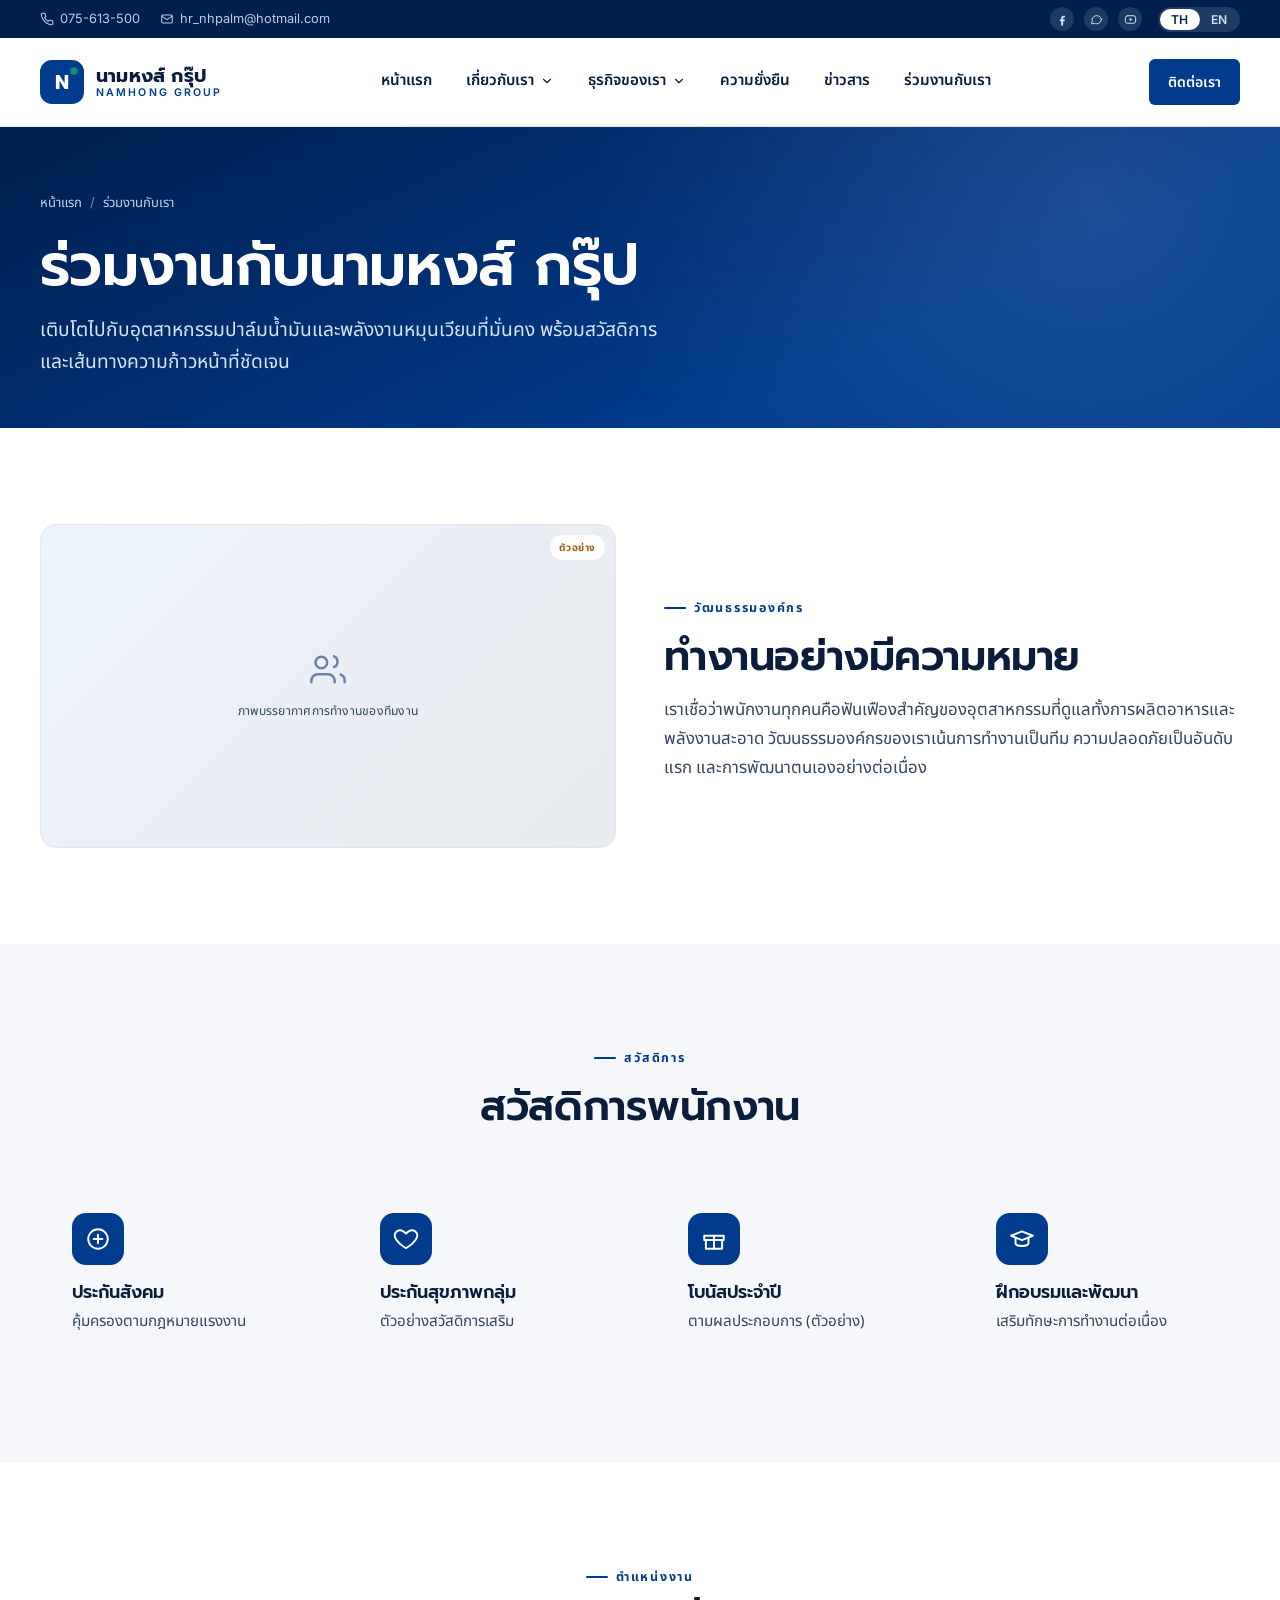
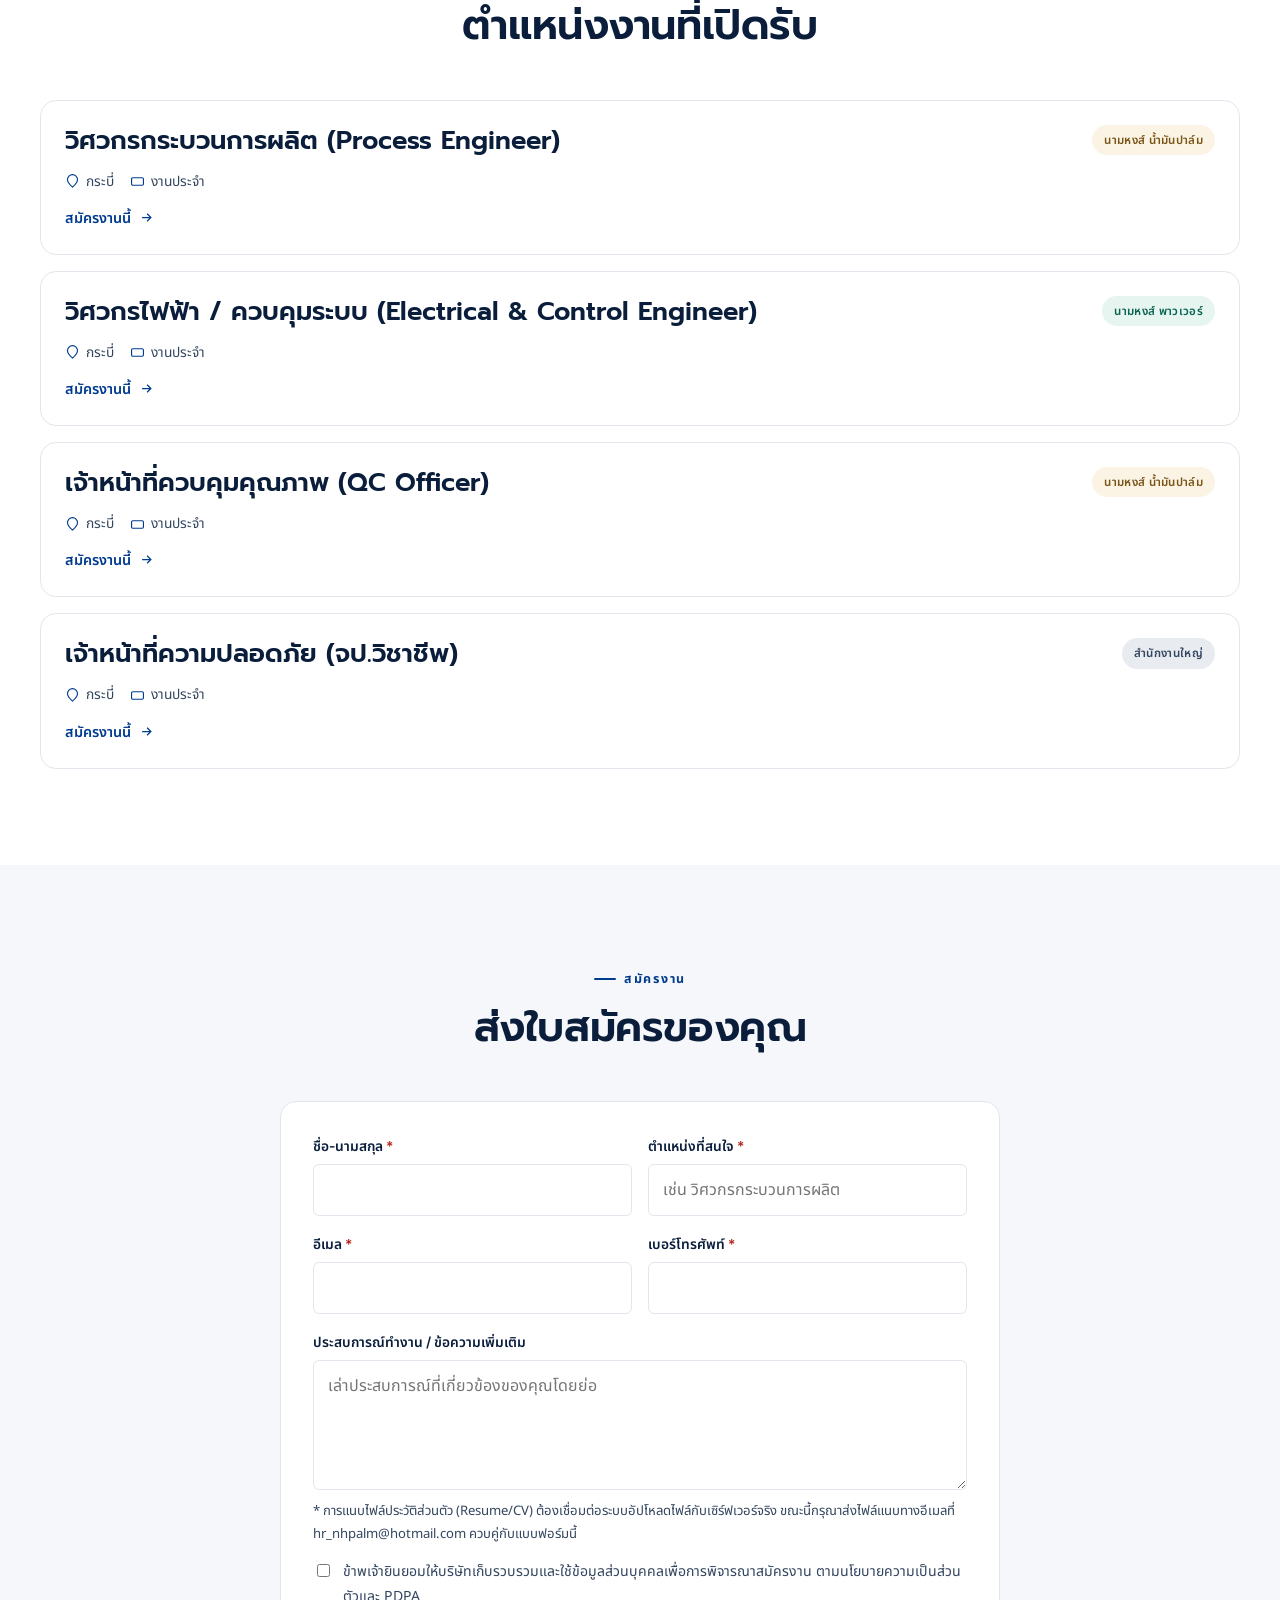
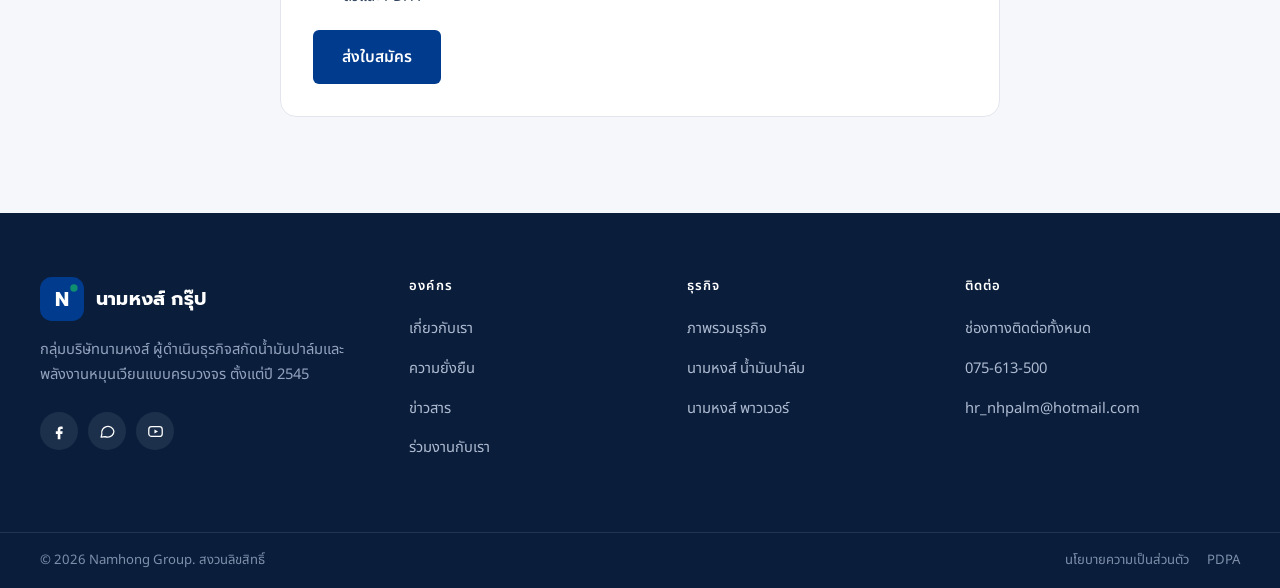
<file: career.html>
<!DOCTYPE html>
<html lang="th">
<head>
<meta charset="UTF-8">
<meta name="viewport" content="width=device-width, initial-scale=1.0">
<title>ร่วมงานกับเรา | นามหงส์ กรุ๊ป</title>
<meta name="description" content="ร่วมงานกับนามหงส์ กรุ๊ป: ตำแหน่งงานเปิดรับ สวัสดิการพนักงาน วัฒนธรรมองค์กร และช่องทางสมัครงาน">
<link rel="canonical" href="https://www.namhonggroup.co.th/career.html">
<meta property="og:type" content="website">
<meta property="og:title" content="ร่วมงานกับเรา | นามหงส์ กรุ๊ป">
<meta property="og:description" content="ตำแหน่งงานเปิดรับ สวัสดิการ และวัฒนธรรมองค์กรของนามหงส์ กรุ๊ป">
<meta property="og:url" content="https://www.namhonggroup.co.th/career.html">
<meta property="og:locale" content="th_TH">
<meta name="robots" content="index,follow">
<link rel="preconnect" href="https://fonts.googleapis.com">
<link rel="preconnect" href="https://fonts.gstatic.com" crossorigin>
<link rel="stylesheet" href="assets/css/style.css">
</head>
<body>
<a href="#main" class="skip-link">ข้ามไปยังเนื้อหาหลัก</a>

<div class="top-bar">
  <div class="container">
    <div class="top-bar-left">
      <a href="tel:+66756XXXXX"><svg viewBox="0 0 24 24" fill="none" stroke="currentColor" stroke-width="1.8" stroke-linecap="round" stroke-linejoin="round"><path d="M22 16.9v3a2 2 0 0 1-2.2 2 19.8 19.8 0 0 1-8.6-3.1 19.5 19.5 0 0 1-6-6 19.8 19.8 0 0 1-3.1-8.7A2 2 0 0 1 4.1 2h3a2 2 0 0 1 2 1.7c.1.9.3 1.8.6 2.7a2 2 0 0 1-.4 2.1L8 9.9a16 16 0 0 0 6 6l1.4-1.4a2 2 0 0 1 2.1-.4c.9.3 1.8.5 2.7.6a2 2 0 0 1 1.8 2.1Z"/></svg><span>075-613-500 </span></a>
      <a href="mailto:hr_nhpalm@hotmail.com"><svg viewBox="0 0 24 24" fill="none" stroke="currentColor" stroke-width="1.8" stroke-linecap="round" stroke-linejoin="round"><rect x="3" y="5" width="18" height="14" rx="2"/><path d="m3 7 9 6 9-6"/></svg><span>hr_nhpalm@hotmail.com</span></a>
    </div>
    <div class="top-bar-right">
      <div class="social-mini">
        <a href="#" aria-label="Facebook"><svg viewBox="0 0 24 24" fill="currentColor"><path d="M14 8.5h2.5V5.3S15.1 5 13.8 5c-2.7 0-4.3 1.6-4.3 4.6v2.2H6.8v3.6h2.7V23h3.7v-7.6h2.8l.4-3.6h-3.2V9.9c0-1 .3-1.4 1.8-1.4Z"/></svg></a>
        <a href="#" aria-label="Line"><svg viewBox="0 0 24 24" fill="none" stroke="currentColor" stroke-width="1.8" stroke-linecap="round" stroke-linejoin="round"><path d="M21 11.5a8.4 8.4 0 0 1-8.9 8.4 9 9 0 0 1-3.6-.7L3 20l1-4.4A8.4 8.4 0 1 1 21 11.5Z"/></svg></a>
        <a href="#" aria-label="YouTube"><svg viewBox="0 0 24 24" fill="none" stroke="currentColor" stroke-width="1.8" stroke-linecap="round" stroke-linejoin="round"><rect x="2.5" y="5" width="19" height="14" rx="4"/><path d="M10.5 9.2v5.6l5-2.8Z" fill="currentColor" stroke="none"/></svg></a>
      </div>
      <div class="lang-switch">
        <button data-lang="th" class="active">TH</button>
        <button data-lang="en">EN</button>
      </div>
    </div>
  </div>
</div>

<header class="site-header">
  <div class="container">
    <a href="index.html" class="brand">
      <svg class="brand-mark" viewBox="0 0 48 48" role="img" aria-label="ตราสัญลักษณ์นามหงส์ กรุ๊ป"><rect width="48" height="48" rx="13" fill="#003B8E"/><text x="24" y="32" font-family="Prompt, sans-serif" font-weight="700" font-size="22" fill="#fff" text-anchor="middle">N</text><circle cx="37" cy="12" r="4" fill="#0E8F6F"/></svg>
      <span class="brand-word"><b>นามหงส์ กรุ๊ป</b><span>NAMHONG GROUP</span></span>
    </a>
    <nav class="main-nav" aria-label="เมนูหลัก">
      <div class="nav-item"><a href="index.html" class="nav-link" data-i18n="nav.home">หน้าแรก</a></div>
      <div class="nav-item has-mega">
        <a href="about.html" class="nav-link" aria-expanded="false" data-i18n="nav.about">เกี่ยวกับเรา<svg viewBox="0 0 24 24" fill="none" stroke="currentColor" stroke-width="2" stroke-linecap="round" stroke-linejoin="round"><path d="m6 9 6 6 6-6"/></svg></a>
        <div class="mega">
          <div class="mega-grid">
            <div>
              <div class="mega-col-title" data-i18n="mega.aboutColTitle">ประวัติและวิสัยทัศน์</div>
              <a class="mega-link" href="about.html#history"><span class="ic"><svg viewBox="0 0 24 24" fill="none" stroke="currentColor" stroke-width="1.8" stroke-linecap="round" stroke-linejoin="round"><rect x="3" y="5" width="18" height="16" rx="2"/><path d="M3 10h18M8 3v4M16 3v4"/></svg></span><span><strong data-i18n="mega.aboutHistory">ประวัติความเป็นมา</strong><small data-i18n="mega.aboutHistoryDesc">เส้นทางตั้งแต่ก่อตั้งจนถึงวันนี้</small></span></a>
              <a class="mega-link" href="about.html#vision"><span class="ic"><svg viewBox="0 0 24 24" fill="none" stroke="currentColor" stroke-width="1.8" stroke-linecap="round" stroke-linejoin="round"><path d="M2 12s3.5-7 10-7 10 7 10 7-3.5 7-10 7-10-7-10-7Z"/><circle cx="12" cy="12" r="3"/></svg></span><span><strong data-i18n="mega.aboutVision">วิสัยทัศน์ และพันธกิจ</strong><small data-i18n="mega.aboutVisionDesc">ทิศทางที่เรามุ่งไป</small></span></a>
            </div>
            <div>
              <div class="mega-col-title" data-i18n="mega.aboutColTitle2">การบริหารจัดการ</div>
              <a class="mega-link" href="about.html#management"><span class="ic"><svg viewBox="0 0 24 24" fill="none" stroke="currentColor" stroke-width="1.8" stroke-linecap="round" stroke-linejoin="round"><path d="M16 20v-1.5a4 4 0 0 0-4-4H6a4 4 0 0 0-4 4V20"/><circle cx="8" cy="7.5" r="3.5"/><path d="M22 20v-1.5a4 4 0 0 0-3-3.9M15 3.6a3.5 3.5 0 0 1 0 6.8"/></svg></span><span><strong data-i18n="mega.aboutMgmt">คณะผู้บริหาร</strong><small data-i18n="mega.aboutMgmtDesc">ทีมงานที่ขับเคลื่อนองค์กร</small></span></a>
              <a class="mega-link" href="about.html#governance"><span class="ic"><svg viewBox="0 0 24 24" fill="none" stroke="currentColor" stroke-width="1.8" stroke-linecap="round" stroke-linejoin="round"><path d="m12 3 7 3v6c0 4.5-3 7.7-7 9-4-1.3-7-4.5-7-9V6Z"/><path d="m9 12 2 2 4-4"/></svg></span><span><strong data-i18n="mega.aboutGov">การกำกับดูแลกิจการ</strong><small data-i18n="mega.aboutGovDesc">หลักธรรมาภิบาลของกลุ่มบริษัท</small></span></a>
            </div>
          </div>
        </div>
      </div>
      <div class="nav-item has-mega">
        <a href="business.html" class="nav-link" aria-expanded="false" data-i18n="nav.business">ธุรกิจของเรา<svg viewBox="0 0 24 24" fill="none" stroke="currentColor" stroke-width="2" stroke-linecap="round" stroke-linejoin="round"><path d="m6 9 6 6 6-6"/></svg></a>
        <div class="mega">
          <div class="mega-grid">
            <a class="mega-link palm" href="business-palm-oil.html"><span class="ic"><svg viewBox="0 0 24 24" fill="none" stroke="currentColor" stroke-width="1.8" stroke-linecap="round" stroke-linejoin="round"><path d="M12 2.7s6.5 7 6.5 11.8a6.5 6.5 0 0 1-13 0C5.5 9.7 12 2.7 12 2.7Z"/></svg></span><span><strong data-i18n="mega.bizPalm">นามหงส์ น้ำมันปาล์ม</strong><small data-i18n="mega.bizPalmDesc">สกัดน้ำมันปาล์มดิบและเมล็ดในปาล์ม</small></span></a>
            <a class="mega-link power" href="business-power.html"><span class="ic"><svg viewBox="0 0 24 24" fill="none" stroke="currentColor" stroke-width="1.8" stroke-linecap="round" stroke-linejoin="round"><path d="M13 2 4 14h6l-1 8 9-12h-6l1-8Z"/></svg></span><span><strong data-i18n="mega.bizPower">นามหงส์ พาวเวอร์</strong><small data-i18n="mega.bizPowerDesc">พลังงานหมุนเวียนจากชีวมวลและก๊าซชีวภาพ</small></span></a>
            <div class="mega-foot">
              <p class="muted" style="font-size:.85rem;max-width:340px" data-i18n="mega.megaFootText">รู้หรือไม่? ของเสียจากการผลิตน้ำมันปาล์มของเรา คือเชื้อเพลิงสำคัญของโรงไฟฟ้า</p>
              <a href="business.html" class="btn-ghost" data-i18n="mega.megaFootLink">ดูภาพรวมธุรกิจ →</a>
            </div>
          </div>
        </div>
      </div>
      <div class="nav-item"><a href="sustainability.html" class="nav-link" data-i18n="nav.sustainability">ความยั่งยืน</a></div>
      <div class="nav-item"><a href="news.html" class="nav-link" data-i18n="nav.news">ข่าวสาร</a></div>
      <div class="nav-item"><a href="career.html" class="nav-link" aria-current="page" data-i18n="nav.career">ร่วมงานกับเรา</a></div>
    </nav>
    <div class="nav-actions">
      <a href="contact.html" class="btn btn-primary btn-sm" data-i18n="cta.contact">ติดต่อเรา</a>
      <button class="icon-btn hamburger js-hamburger" aria-label="เปิดเมนู"><svg viewBox="0 0 24 24" fill="none" stroke="currentColor" stroke-width="2" stroke-linecap="round" stroke-linejoin="round"><path d="M3 6h18M3 12h18M3 18h18"/></svg></button>
    </div>
  </div>
</header>

<div class="mobile-drawer">
  <div class="mobile-drawer-backdrop"></div>
  <div class="mobile-drawer-panel">
    <div class="mobile-drawer-head">
      <span class="brand-word"><b>นามหงส์ กรุ๊ป</b></span>
      <button class="icon-btn js-drawer-close" aria-label="ปิดเมนู"><svg viewBox="0 0 24 24" fill="none" stroke="currentColor" stroke-width="2" stroke-linecap="round" stroke-linejoin="round"><path d="M18 6 6 18M6 6l12 12"/></svg></button>
    </div>
    <div class="top-links">
      <a href="index.html">หน้าแรก</a>
      <button class="mobile-acc-btn" aria-expanded="false" aria-controls="macc-about">เกี่ยวกับเรา<svg viewBox="0 0 24 24" fill="none" stroke="currentColor" stroke-width="2" stroke-linecap="round" stroke-linejoin="round"><path d="m6 9 6 6 6-6"/></svg></button>
      <div class="mobile-acc-panel" id="macc-about">
        <a href="about.html#history">ประวัติความเป็นมา</a>
        <a href="about.html#vision">วิสัยทัศน์ และพันธกิจ</a>
        <a href="about.html#management">คณะผู้บริหาร</a>
        <a href="about.html#governance">การกำกับดูแลกิจการ</a>
      </div>
      <button class="mobile-acc-btn" aria-expanded="false" aria-controls="macc-biz">ธุรกิจของเรา<svg viewBox="0 0 24 24" fill="none" stroke="currentColor" stroke-width="2" stroke-linecap="round" stroke-linejoin="round"><path d="m6 9 6 6 6-6"/></svg></button>
      <div class="mobile-acc-panel" id="macc-biz">
        <a href="business.html">ภาพรวมธุรกิจ</a>
        <a href="business-palm-oil.html">นามหงส์ น้ำมันปาล์ม</a>
        <a href="business-power.html">นามหงส์ พาวเวอร์</a>
      </div>
      <a href="sustainability.html">ความยั่งยืน</a>
      <a href="news.html">ข่าวสาร</a>
      <a href="career.html">ร่วมงานกับเรา</a>
      <a href="contact.html">ติดต่อเรา</a>
    </div>
    <div class="lang-switch" style="margin-top:20px;width:fit-content;">
      <button data-lang="th" class="active">TH</button>
      <button data-lang="en">EN</button>
    </div>
  </div>
</div>

<main id="main">

  <section class="page-header">
    <div class="container">
      <div class="breadcrumb"><a href="index.html">หน้าแรก</a><span class="sep">/</span><span>ร่วมงานกับเรา</span></div>
      <h1>ร่วมงานกับนามหงส์ กรุ๊ป</h1>
      <p class="lead">เติบโตไปกับอุตสาหกรรมปาล์มน้ำมันและพลังงานหมุนเวียนที่มั่นคง พร้อมสวัสดิการและเส้นทางความก้าวหน้าที่ชัดเจน</p>
    </div>
  </section>

  <section class="section">
    <div class="container">
      <div class="split reveal">
        <div class="col-media"><div class="img-ph wide"><span class="ph-flag">ตัวอย่าง</span><svg viewBox="0 0 24 24" fill="none" stroke="currentColor" stroke-width="1.5"><path d="M16 20v-1.5a4 4 0 0 0-4-4H6a4 4 0 0 0-4 4V20"/><circle cx="8" cy="7.5" r="3.5"/><path d="M22 20v-1.5a4 4 0 0 0-3-3.9M15 3.6a3.5 3.5 0 0 1 0 6.8"/></svg><span>ภาพบรรยากาศการทำงานของทีมงาน</span></div></div>
        <div>
          <p class="eyebrow">วัฒนธรรมองค์กร</p>
          <h2>ทำงานอย่างมีความหมาย</h2>
          <p class="lead" style="font-size:1.05rem;margin-top:14px;">เราเชื่อว่าพนักงานทุกคนคือฟันเฟืองสำคัญของอุตสาหกรรมที่ดูแลทั้งการผลิตอาหารและพลังงานสะอาด วัฒนธรรมองค์กรของเราเน้นการทำงานเป็นทีม ความปลอดภัยเป็นอันดับแรก และการพัฒนาตนเองอย่างต่อเนื่อง</p>
        </div>
      </div>
    </div>
  </section>

  <section class="section section-alt">
    <div class="container">
      <div class="section-head center reveal"><p class="eyebrow mx-auto">สวัสดิการ</p><h2>สวัสดิการพนักงาน</h2></div>
      <!-- TODO (กรุณาใส่ข้อมูลจริง): รายการสวัสดิการด้านล่างเป็นตัวอย่างทั่วไป กรุณาปรับให้ตรงกับสวัสดิการจริงของบริษัท -->
      <div class="grid grid-4 reveal reveal-stagger">
        <div class="value-card" style="--i:0"><span class="ic"><svg viewBox="0 0 24 24" fill="none" stroke="currentColor" stroke-width="1.8" stroke-linecap="round" stroke-linejoin="round"><circle cx="12" cy="12" r="9"/><path d="M12 8v8M8 12h8"/></svg></span><h3>ประกันสังคม</h3><p>คุ้มครองตามกฎหมายแรงงาน</p></div>
        <div class="value-card" style="--i:1"><span class="ic"><svg viewBox="0 0 24 24" fill="none" stroke="currentColor" stroke-width="1.8" stroke-linecap="round" stroke-linejoin="round"><path d="M12 20.5s-7.5-4.6-9.8-9.3C.6 7.8 2.4 4.5 6 4c2-.3 3.8.7 6 3 2.2-2.3 4-3.3 6-3 3.6.5 5.4 3.8 3.8 7.2C19.5 15.9 12 20.5 12 20.5Z"/></svg></span><h3>ประกันสุขภาพกลุ่ม</h3><p>ตัวอย่างสวัสดิการเสริม</p></div>
        <div class="value-card" style="--i:2"><span class="ic"><svg viewBox="0 0 24 24" fill="none" stroke="currentColor" stroke-width="1.8" stroke-linecap="round" stroke-linejoin="round"><rect x="3" y="9" width="18" height="4"/><rect x="4.5" y="13" width="15" height="8"/><path d="M12 9v12"/></svg></span><h3>โบนัสประจำปี</h3><p>ตามผลประกอบการ (ตัวอย่าง)</p></div>
        <div class="value-card" style="--i:3"><span class="ic"><svg viewBox="0 0 24 24" fill="none" stroke="currentColor" stroke-width="1.8" stroke-linecap="round" stroke-linejoin="round"><path d="M2 9l10-4 10 4-10 4-10-4Z"/><path d="M6 11v5c0 1.4 2.7 2.5 6 2.5s6-1.1 6-2.5v-5"/></svg></span><h3>ฝึกอบรมและพัฒนา</h3><p>เสริมทักษะการทำงานต่อเนื่อง</p></div>
      </div>
    </div>
  </section>

  <section class="section" id="jobs">
    <div class="container">
      <div class="section-head center reveal"><p class="eyebrow mx-auto">ตำแหน่งงาน</p><h2>ตำแหน่งงานที่เปิดรับ</h2></div>
      <!-- TODO (กรุณาใส่ข้อมูลจริง): ตำแหน่งงานด้านล่างเป็นตัวอย่าง กรุณาปรับปรุงให้ตรงกับตำแหน่งที่เปิดรับจริง -->
      <div class="reveal reveal-stagger" style="display:flex;flex-direction:column;gap:16px;">
        <div class="job-card" style="--i:0">
          <div class="job-head"><h3>วิศวกรกระบวนการผลิต (Process Engineer)</h3><span class="tag palm">นามหงส์ น้ำมันปาล์ม</span></div>
          <div class="job-meta">
            <span><svg viewBox="0 0 24 24" fill="none" stroke="currentColor" stroke-width="1.8"><path d="M20 10.5c0 5.5-8 12-8 12s-8-6.5-8-12a8 8 0 0 1 16 0Z"/></svg>กระบี่</span>
            <span><svg viewBox="0 0 24 24" fill="none" stroke="currentColor" stroke-width="1.8"><rect x="2.5" y="7.5" width="19" height="12" rx="2"/></svg>งานประจำ</span>
          </div>
          <a href="#apply" class="card-link" data-i18n="cta.apply">สมัครงานนี้<svg viewBox="0 0 24 24" fill="none" stroke="currentColor" stroke-width="2"><path d="M5 12h14M13 6l6 6-6 6"/></svg></a>
        </div>
        <div class="job-card" style="--i:1">
          <div class="job-head"><h3>วิศวกรไฟฟ้า / ควบคุมระบบ (Electrical & Control Engineer)</h3><span class="tag power">นามหงส์ พาวเวอร์</span></div>
          <div class="job-meta">
            <span><svg viewBox="0 0 24 24" fill="none" stroke="currentColor" stroke-width="1.8"><path d="M20 10.5c0 5.5-8 12-8 12s-8-6.5-8-12a8 8 0 0 1 16 0Z"/></svg>กระบี่</span>
            <span><svg viewBox="0 0 24 24" fill="none" stroke="currentColor" stroke-width="1.8"><rect x="2.5" y="7.5" width="19" height="12" rx="2"/></svg>งานประจำ</span>
          </div>
          <a href="#apply" class="card-link" data-i18n="cta.apply">สมัครงานนี้<svg viewBox="0 0 24 24" fill="none" stroke="currentColor" stroke-width="2"><path d="M5 12h14M13 6l6 6-6 6"/></svg></a>
        </div>
        <div class="job-card" style="--i:2">
          <div class="job-head"><h3>เจ้าหน้าที่ควบคุมคุณภาพ (QC Officer)</h3><span class="tag palm">นามหงส์ น้ำมันปาล์ม</span></div>
          <div class="job-meta">
            <span><svg viewBox="0 0 24 24" fill="none" stroke="currentColor" stroke-width="1.8"><path d="M20 10.5c0 5.5-8 12-8 12s-8-6.5-8-12a8 8 0 0 1 16 0Z"/></svg>กระบี่</span>
            <span><svg viewBox="0 0 24 24" fill="none" stroke="currentColor" stroke-width="1.8"><rect x="2.5" y="7.5" width="19" height="12" rx="2"/></svg>งานประจำ</span>
          </div>
          <a href="#apply" class="card-link" data-i18n="cta.apply">สมัครงานนี้<svg viewBox="0 0 24 24" fill="none" stroke="currentColor" stroke-width="2"><path d="M5 12h14M13 6l6 6-6 6"/></svg></a>
        </div>
        <div class="job-card" style="--i:3">
          <div class="job-head"><h3>เจ้าหน้าที่ความปลอดภัย (จป.วิชาชีพ)</h3><span class="tag silver">สำนักงานใหญ่</span></div>
          <div class="job-meta">
            <span><svg viewBox="0 0 24 24" fill="none" stroke="currentColor" stroke-width="1.8"><path d="M20 10.5c0 5.5-8 12-8 12s-8-6.5-8-12a8 8 0 0 1 16 0Z"/></svg>กระบี่</span>
            <span><svg viewBox="0 0 24 24" fill="none" stroke="currentColor" stroke-width="1.8"><rect x="2.5" y="7.5" width="19" height="12" rx="2"/></svg>งานประจำ</span>
          </div>
          <a href="#apply" class="card-link" data-i18n="cta.apply">สมัครงานนี้<svg viewBox="0 0 24 24" fill="none" stroke="currentColor" stroke-width="2"><path d="M5 12h14M13 6l6 6-6 6"/></svg></a>
        </div>
      </div>
    </div>
  </section>

  <section class="section section-alt" id="apply">
    <div class="container">
      <div class="section-head center reveal"><p class="eyebrow mx-auto">สมัครงาน</p><h2>ส่งใบสมัครของคุณ</h2></div>
      <form class="js-form reveal" name="job-application" method="POST" data-action="backend/apply-handler.php" style="max-width:720px;margin-inline:auto;background:#fff;padding:var(--sp-6);border-radius:var(--r-lg);border:1px solid var(--c-border);" data-success-text="ส่งใบสมัครเรียบร้อยแล้ว ทีมงานจะติดต่อกลับหากคุณสมบัติตรงกับตำแหน่งที่เปิดรับ">
        <div hidden><label>Leave this field blank<input name="website" tabindex="-1" autocomplete="off"></label></div>
        <div class="form-grid cols-2">
          <div class="field"><label>ชื่อ-นามสกุล <span class="req">*</span></label><input type="text" name="fullname" required></div>
          <div class="field"><label>ตำแหน่งที่สนใจ <span class="req">*</span></label><input type="text" name="position" required placeholder="เช่น วิศวกรกระบวนการผลิต"></div>
          <div class="field"><label>อีเมล <span class="req">*</span></label><input type="email" name="email" required></div>
          <div class="field"><label>เบอร์โทรศัพท์ <span class="req">*</span></label><input type="tel" name="phone" required></div>
        </div>
        <div class="field" style="margin-top:16px;"><label>ประสบการณ์ทำงาน / ข้อความเพิ่มเติม</label><textarea name="message" placeholder="เล่าประสบการณ์ที่เกี่ยวข้องของคุณโดยย่อ"></textarea></div>
        <p class="form-note" style="margin-top:10px;">* การแนบไฟล์ประวัติส่วนตัว (Resume/CV) ต้องเชื่อมต่อระบบอัปโหลดไฟล์กับเซิร์ฟเวอร์จริง ขณะนี้กรุณาส่งไฟล์แนบทางอีเมลที่ hr_nhpalm@hotmail.com ควบคู่กับแบบฟอร์มนี้</p>
        <label class="checkbox-row" style="margin-top:14px;"><input type="checkbox" name="consent" value="yes" required><span>ข้าพเจ้ายินยอมให้บริษัทเก็บรวบรวมและใช้ข้อมูลส่วนบุคคลเพื่อการพิจารณาสมัครงาน ตามนโยบายความเป็นส่วนตัวและ PDPA</span></label>
        <button type="submit" class="btn btn-primary" style="margin-top:20px;" data-i18n="cta.send">ส่งใบสมัคร</button>
        <div class="form-status"></div>
      </form>
    </div>
  </section>

</main>

<footer class="site-footer">
  <div class="container footer-top">
    <div class="footer-brand">
      <a href="index.html" class="brand"><svg class="brand-mark" viewBox="0 0 48 48" role="img" aria-label="ตราสัญลักษณ์นามหงส์ กรุ๊ป"><rect width="48" height="48" rx="13" fill="#003B8E"/><text x="24" y="32" font-family="Prompt, sans-serif" font-weight="700" font-size="22" fill="#fff" text-anchor="middle">N</text><circle cx="37" cy="12" r="4" fill="#0E8F6F"/></svg><span class="brand-word"><b>นามหงส์ กรุ๊ป</b></span></a>
      <p data-i18n="footer.blurb">กลุ่มบริษัทนามหงส์ ผู้ดำเนินธุรกิจสกัดน้ำมันปาล์มและพลังงานหมุนเวียนแบบครบวงจร ตั้งแต่ปี 2545</p>
      <div class="footer-social">
        <a href="#" aria-label="Facebook"><svg viewBox="0 0 24 24" fill="currentColor"><path d="M14 8.5h2.5V5.3S15.1 5 13.8 5c-2.7 0-4.3 1.6-4.3 4.6v2.2H6.8v3.6h2.7V23h3.7v-7.6h2.8l.4-3.6h-3.2V9.9c0-1 .3-1.4 1.8-1.4Z"/></svg></a>
        <a href="#" aria-label="Line"><svg viewBox="0 0 24 24" fill="none" stroke="currentColor" stroke-width="1.8" stroke-linecap="round" stroke-linejoin="round"><path d="M21 11.5a8.4 8.4 0 0 1-8.9 8.4 9 9 0 0 1-3.6-.7L3 20l1-4.4A8.4 8.4 0 1 1 21 11.5Z"/></svg></a>
        <a href="#" aria-label="YouTube"><svg viewBox="0 0 24 24" fill="none" stroke="currentColor" stroke-width="1.8" stroke-linecap="round" stroke-linejoin="round"><rect x="2.5" y="5" width="19" height="14" rx="4"/><path d="M10.5 9.2v5.6l5-2.8Z" fill="currentColor" stroke="none"/></svg></a>
      </div>
    </div>
    <div class="footer-col">
      <h4 data-i18n="footer.col1">องค์กร</h4>
      <a href="about.html">เกี่ยวกับเรา</a>
      <a href="sustainability.html">ความยั่งยืน</a>
      <a href="news.html">ข่าวสาร</a>
      <a href="career.html">ร่วมงานกับเรา</a>
    </div>
    <div class="footer-col">
      <h4 data-i18n="footer.col2">ธุรกิจ</h4>
      <a href="business.html">ภาพรวมธุรกิจ</a>
      <a href="business-palm-oil.html">นามหงส์ น้ำมันปาล์ม</a>
      <a href="business-power.html">นามหงส์ พาวเวอร์</a>
    </div>
    <div class="footer-col">
      <h4 data-i18n="footer.col3">ติดต่อ</h4>
      <a href="contact.html">ช่องทางติดต่อทั้งหมด</a>
      <a href="tel:+66756XXXXX">075-613-500</a>
      <a href="mailto:hr_nhpalm@hotmail.com">hr_nhpalm@hotmail.com</a>
    </div>
  </div>
  <div class="container footer-bottom">
    <p>© <span class="js-year-ce"></span> Namhong Group. <span data-i18n="footer.rights">สงวนลิขสิทธิ์</span></p>
    <div class="links">
      <a href="privacy-policy.html" data-i18n="footer.privacy">นโยบายความเป็นส่วนตัว</a>
      <a href="privacy-policy.html#pdpa" data-i18n="footer.pdpa">PDPA</a>
    </div>
  </div>
</footer>

<button class="back-to-top" aria-label="กลับขึ้นด้านบน"><svg viewBox="0 0 24 24" fill="none" stroke="currentColor" stroke-width="2" stroke-linecap="round" stroke-linejoin="round"><path d="M12 19V5M5 12l7-7 7 7"/></svg></button>

<script src="assets/js/main.js"></script>
</body>
</html>
</file>
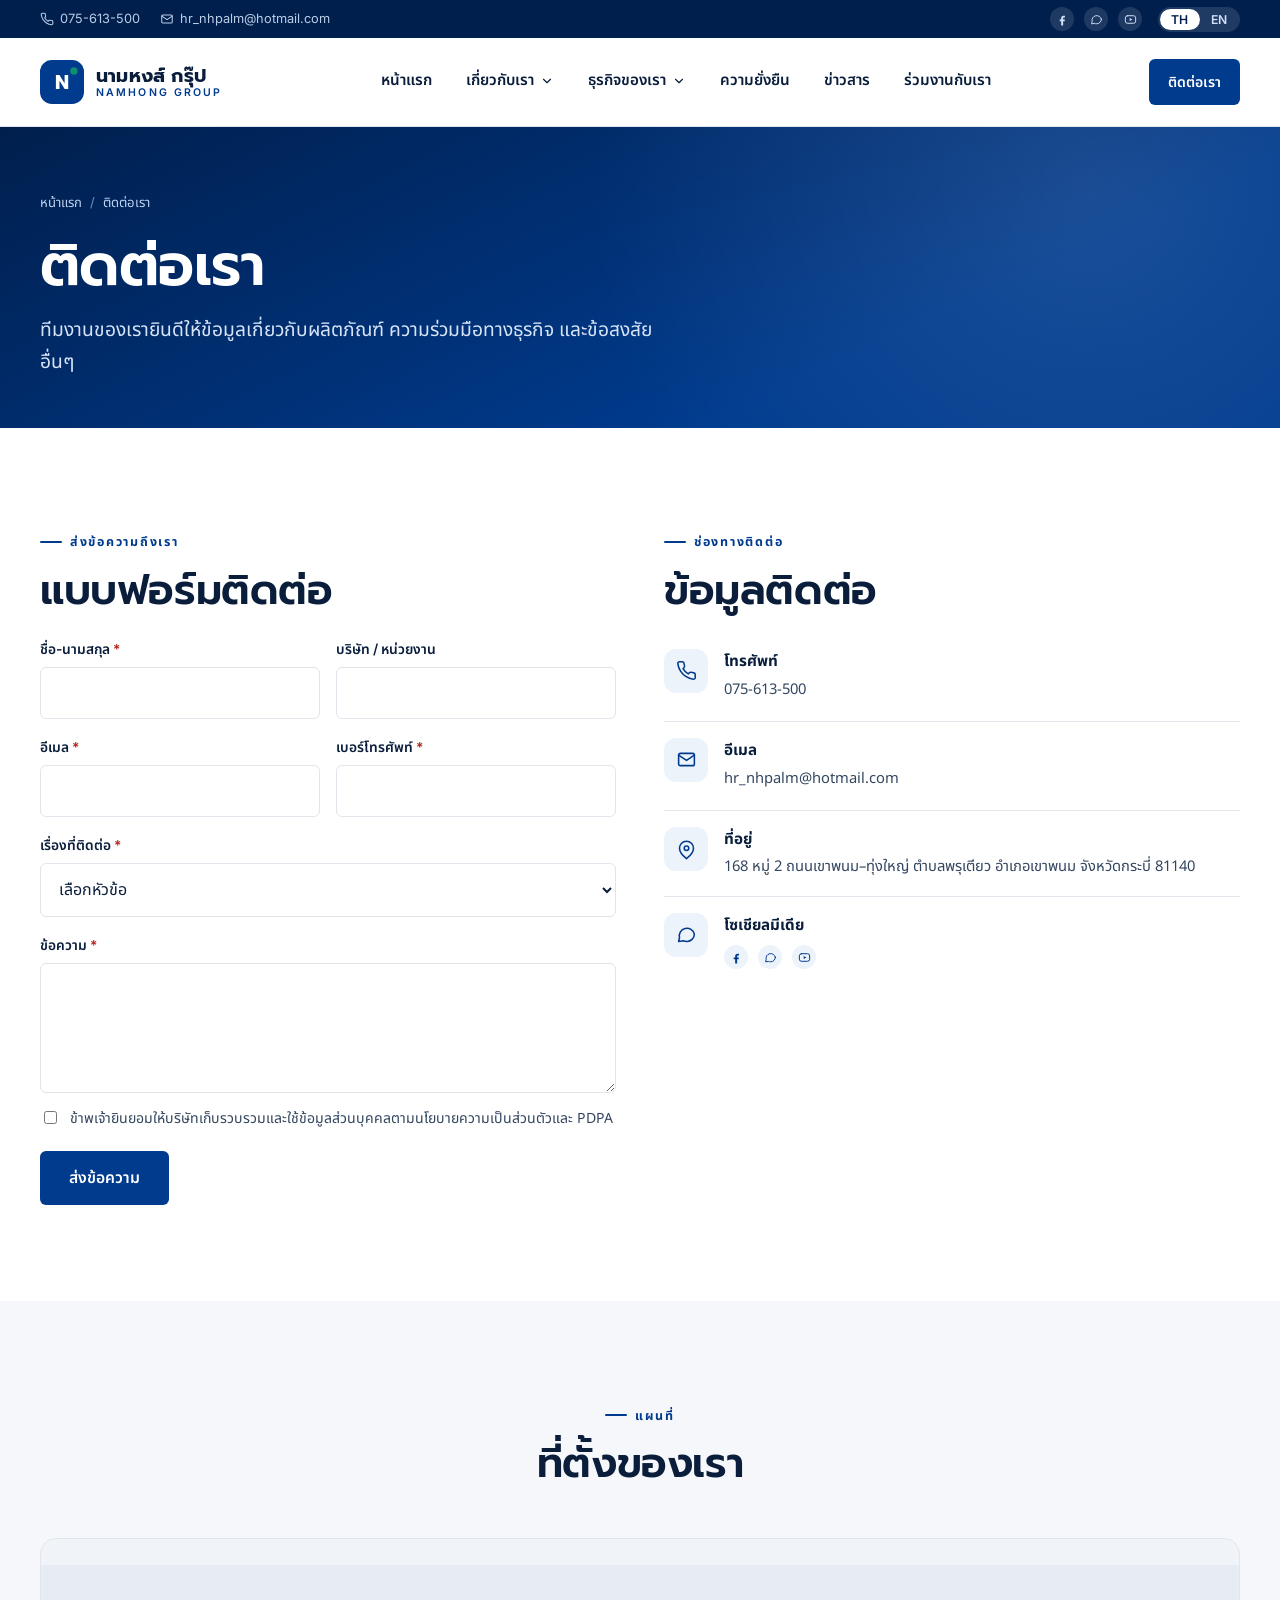
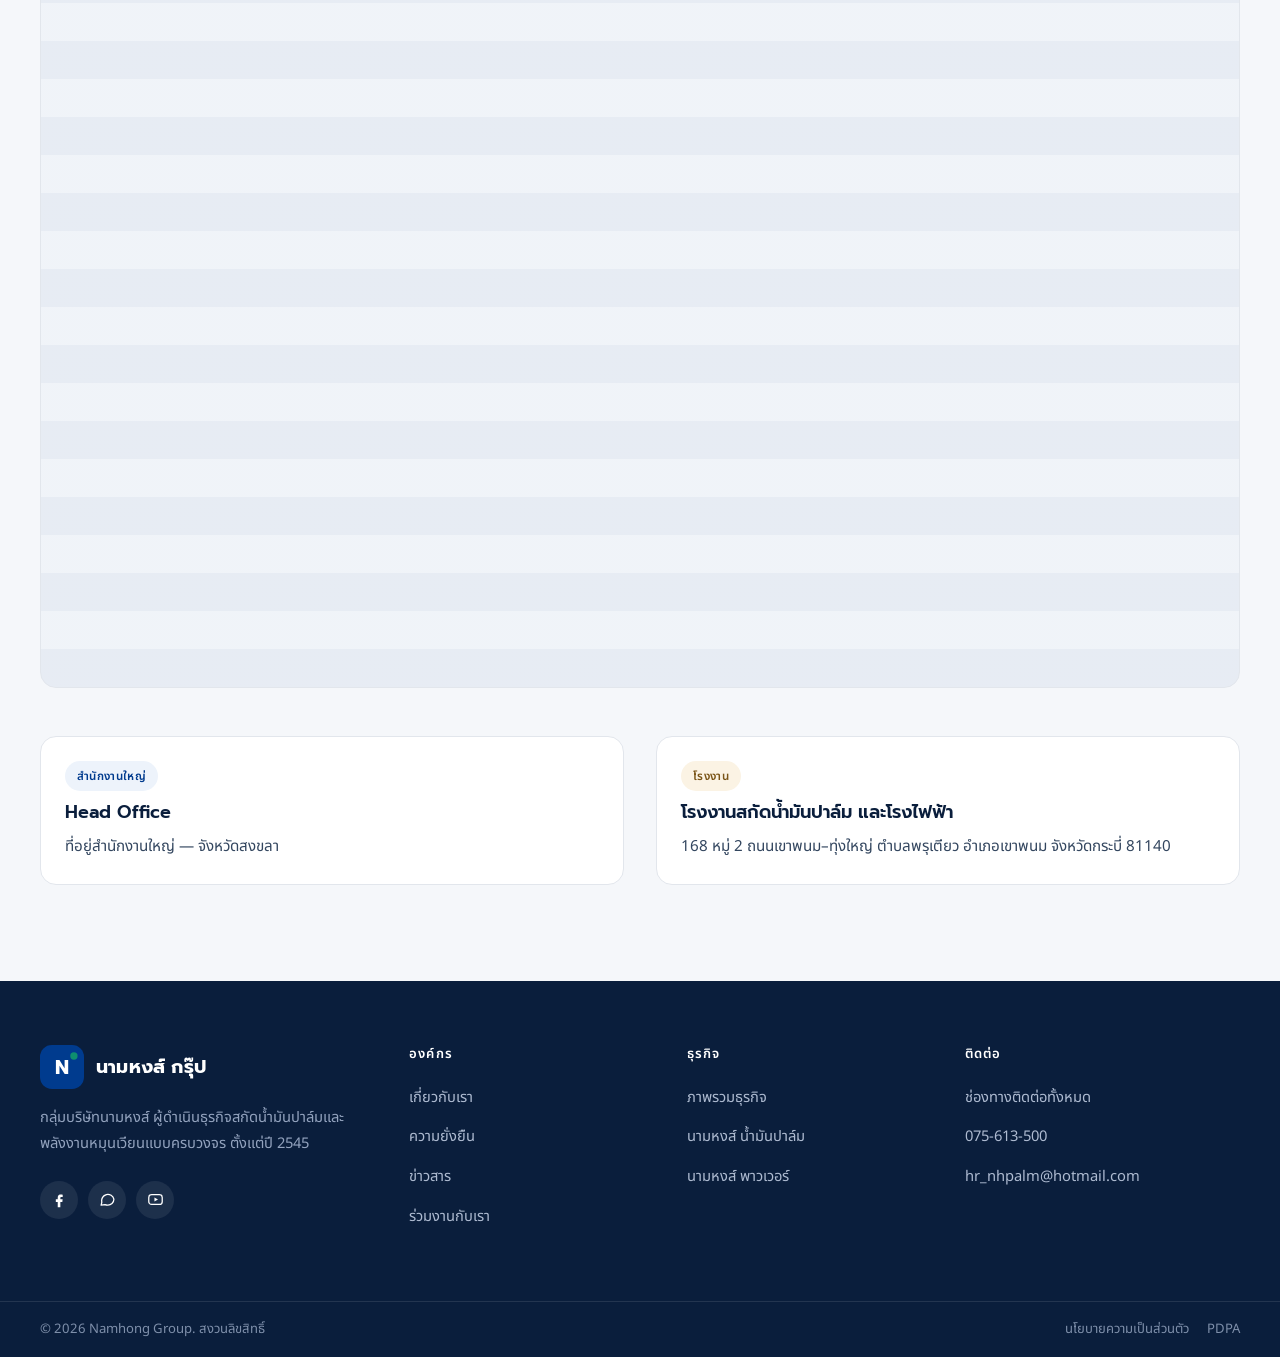
<file: contact.html>
<!DOCTYPE html>
<html lang="th">
<head>
<meta charset="UTF-8">
<meta name="viewport" content="width=device-width, initial-scale=1.0">
<title>ติดต่อเรา | นามหงส์ กรุ๊ป</title>
<meta name="description" content="ติดต่อนามหงส์ กรุ๊ป: ที่อยู่สำนักงานใหญ่และโรงงาน เบอร์โทรศัพท์ อีเมล ช่องทางโซเชียลมีเดีย และแบบฟอร์มติดต่อ">
<link rel="canonical" href="https://www.namhonggroup.co.th/contact.html">
<meta property="og:type" content="website">
<meta property="og:title" content="ติดต่อเรา | นามหงส์ กรุ๊ป">
<meta property="og:description" content="ช่องทางติดต่อนามหงส์ กรุ๊ป ทั้งสำนักงานใหญ่และโรงงาน">
<meta property="og:url" content="https://www.namhonggroup.co.th/contact.html">
<meta property="og:locale" content="th_TH">
<meta name="robots" content="index,follow">
<link rel="preconnect" href="https://fonts.googleapis.com">
<link rel="preconnect" href="https://fonts.gstatic.com" crossorigin>
<link rel="stylesheet" href="assets/css/style.css">
</head>
<body>
<a href="#main" class="skip-link">ข้ามไปยังเนื้อหาหลัก</a>

<div class="top-bar">
  <div class="container">
    <div class="top-bar-left">
      <a href="tel:+66756XXXXX"><svg viewBox="0 0 24 24" fill="none" stroke="currentColor" stroke-width="1.8" stroke-linecap="round" stroke-linejoin="round"><path d="M22 16.9v3a2 2 0 0 1-2.2 2 19.8 19.8 0 0 1-8.6-3.1 19.5 19.5 0 0 1-6-6 19.8 19.8 0 0 1-3.1-8.7A2 2 0 0 1 4.1 2h3a2 2 0 0 1 2 1.7c.1.9.3 1.8.6 2.7a2 2 0 0 1-.4 2.1L8 9.9a16 16 0 0 0 6 6l1.4-1.4a2 2 0 0 1 2.1-.4c.9.3 1.8.5 2.7.6a2 2 0 0 1 1.8 2.1Z"/></svg><span>075-613-500</span></a>
      <a href="mailto:hr_nhpalm@hotmail.com"><svg viewBox="0 0 24 24" fill="none" stroke="currentColor" stroke-width="1.8" stroke-linecap="round" stroke-linejoin="round"><rect x="3" y="5" width="18" height="14" rx="2"/><path d="m3 7 9 6 9-6"/></svg><span>hr_nhpalm@hotmail.com</span></a>
    </div>
    <div class="top-bar-right">
      <div class="social-mini">
        <a href="#" aria-label="Facebook"><svg viewBox="0 0 24 24" fill="currentColor"><path d="M14 8.5h2.5V5.3S15.1 5 13.8 5c-2.7 0-4.3 1.6-4.3 4.6v2.2H6.8v3.6h2.7V23h3.7v-7.6h2.8l.4-3.6h-3.2V9.9c0-1 .3-1.4 1.8-1.4Z"/></svg></a>
        <a href="#" aria-label="Line"><svg viewBox="0 0 24 24" fill="none" stroke="currentColor" stroke-width="1.8" stroke-linecap="round" stroke-linejoin="round"><path d="M21 11.5a8.4 8.4 0 0 1-8.9 8.4 9 9 0 0 1-3.6-.7L3 20l1-4.4A8.4 8.4 0 1 1 21 11.5Z"/></svg></a>
        <a href="#" aria-label="YouTube"><svg viewBox="0 0 24 24" fill="none" stroke="currentColor" stroke-width="1.8" stroke-linecap="round" stroke-linejoin="round"><rect x="2.5" y="5" width="19" height="14" rx="4"/><path d="M10.5 9.2v5.6l5-2.8Z" fill="currentColor" stroke="none"/></svg></a>
      </div>
      <div class="lang-switch">
        <button data-lang="th" class="active">TH</button>
        <button data-lang="en">EN</button>
      </div>
    </div>
  </div>
</div>

<header class="site-header">
  <div class="container">
    <a href="index.html" class="brand">
      <svg class="brand-mark" viewBox="0 0 48 48" role="img" aria-label="ตราสัญลักษณ์นามหงส์ กรุ๊ป"><rect width="48" height="48" rx="13" fill="#003B8E"/><text x="24" y="32" font-family="Prompt, sans-serif" font-weight="700" font-size="22" fill="#fff" text-anchor="middle">N</text><circle cx="37" cy="12" r="4" fill="#0E8F6F"/></svg>
      <span class="brand-word"><b>นามหงส์ กรุ๊ป</b><span>NAMHONG GROUP</span></span>
    </a>
    <nav class="main-nav" aria-label="เมนูหลัก">
      <div class="nav-item"><a href="index.html" class="nav-link" data-i18n="nav.home">หน้าแรก</a></div>
      <div class="nav-item has-mega">
        <a href="about.html" class="nav-link" aria-expanded="false" data-i18n="nav.about">เกี่ยวกับเรา<svg viewBox="0 0 24 24" fill="none" stroke="currentColor" stroke-width="2" stroke-linecap="round" stroke-linejoin="round"><path d="m6 9 6 6 6-6"/></svg></a>
        <div class="mega">
          <div class="mega-grid">
            <div>
              <div class="mega-col-title" data-i18n="mega.aboutColTitle">ประวัติและวิสัยทัศน์</div>
              <a class="mega-link" href="about.html#history"><span class="ic"><svg viewBox="0 0 24 24" fill="none" stroke="currentColor" stroke-width="1.8" stroke-linecap="round" stroke-linejoin="round"><rect x="3" y="5" width="18" height="16" rx="2"/><path d="M3 10h18M8 3v4M16 3v4"/></svg></span><span><strong data-i18n="mega.aboutHistory">ประวัติความเป็นมา</strong><small data-i18n="mega.aboutHistoryDesc">เส้นทางตั้งแต่ก่อตั้งจนถึงวันนี้</small></span></a>
              <a class="mega-link" href="about.html#vision"><span class="ic"><svg viewBox="0 0 24 24" fill="none" stroke="currentColor" stroke-width="1.8" stroke-linecap="round" stroke-linejoin="round"><path d="M2 12s3.5-7 10-7 10 7 10 7-3.5 7-10 7-10-7-10-7Z"/><circle cx="12" cy="12" r="3"/></svg></span><span><strong data-i18n="mega.aboutVision">วิสัยทัศน์ และพันธกิจ</strong><small data-i18n="mega.aboutVisionDesc">ทิศทางที่เรามุ่งไป</small></span></a>
            </div>
            <div>
              <div class="mega-col-title" data-i18n="mega.aboutColTitle2">การบริหารจัดการ</div>
              <a class="mega-link" href="about.html#management"><span class="ic"><svg viewBox="0 0 24 24" fill="none" stroke="currentColor" stroke-width="1.8" stroke-linecap="round" stroke-linejoin="round"><path d="M16 20v-1.5a4 4 0 0 0-4-4H6a4 4 0 0 0-4 4V20"/><circle cx="8" cy="7.5" r="3.5"/><path d="M22 20v-1.5a4 4 0 0 0-3-3.9M15 3.6a3.5 3.5 0 0 1 0 6.8"/></svg></span><span><strong data-i18n="mega.aboutMgmt">คณะผู้บริหาร</strong><small data-i18n="mega.aboutMgmtDesc">ทีมงานที่ขับเคลื่อนองค์กร</small></span></a>
              <a class="mega-link" href="about.html#governance"><span class="ic"><svg viewBox="0 0 24 24" fill="none" stroke="currentColor" stroke-width="1.8" stroke-linecap="round" stroke-linejoin="round"><path d="m12 3 7 3v6c0 4.5-3 7.7-7 9-4-1.3-7-4.5-7-9V6Z"/><path d="m9 12 2 2 4-4"/></svg></span><span><strong data-i18n="mega.aboutGov">การกำกับดูแลกิจการ</strong><small data-i18n="mega.aboutGovDesc">หลักธรรมาภิบาลของกลุ่มบริษัท</small></span></a>
            </div>
          </div>
        </div>
      </div>
      <div class="nav-item has-mega">
        <a href="business.html" class="nav-link" aria-expanded="false" data-i18n="nav.business">ธุรกิจของเรา<svg viewBox="0 0 24 24" fill="none" stroke="currentColor" stroke-width="2" stroke-linecap="round" stroke-linejoin="round"><path d="m6 9 6 6 6-6"/></svg></a>
        <div class="mega">
          <div class="mega-grid">
            <a class="mega-link palm" href="business-palm-oil.html"><span class="ic"><svg viewBox="0 0 24 24" fill="none" stroke="currentColor" stroke-width="1.8" stroke-linecap="round" stroke-linejoin="round"><path d="M12 2.7s6.5 7 6.5 11.8a6.5 6.5 0 0 1-13 0C5.5 9.7 12 2.7 12 2.7Z"/></svg></span><span><strong data-i18n="mega.bizPalm">นามหงส์ น้ำมันปาล์ม</strong><small data-i18n="mega.bizPalmDesc">สกัดน้ำมันปาล์มดิบและเมล็ดในปาล์ม</small></span></a>
            <a class="mega-link power" href="business-power.html"><span class="ic"><svg viewBox="0 0 24 24" fill="none" stroke="currentColor" stroke-width="1.8" stroke-linecap="round" stroke-linejoin="round"><path d="M13 2 4 14h6l-1 8 9-12h-6l1-8Z"/></svg></span><span><strong data-i18n="mega.bizPower">นามหงส์ พาวเวอร์</strong><small data-i18n="mega.bizPowerDesc">พลังงานหมุนเวียนจากชีวมวลและก๊าซชีวภาพ</small></span></a>
            <div class="mega-foot">
              <p class="muted" style="font-size:.85rem;max-width:340px" data-i18n="mega.megaFootText">รู้หรือไม่? ของเสียจากการผลิตน้ำมันปาล์มของเรา คือเชื้อเพลิงสำคัญของโรงไฟฟ้า</p>
              <a href="business.html" class="btn-ghost" data-i18n="mega.megaFootLink">ดูภาพรวมธุรกิจ →</a>
            </div>
          </div>
        </div>
      </div>
      <div class="nav-item"><a href="sustainability.html" class="nav-link" data-i18n="nav.sustainability">ความยั่งยืน</a></div>
      <div class="nav-item"><a href="news.html" class="nav-link" data-i18n="nav.news">ข่าวสาร</a></div>
      <div class="nav-item"><a href="career.html" class="nav-link" data-i18n="nav.career">ร่วมงานกับเรา</a></div>
    </nav>
    <div class="nav-actions">
      <a href="contact.html" class="btn btn-primary btn-sm" aria-current="page" data-i18n="cta.contact">ติดต่อเรา</a>
      <button class="icon-btn hamburger js-hamburger" aria-label="เปิดเมนู"><svg viewBox="0 0 24 24" fill="none" stroke="currentColor" stroke-width="2" stroke-linecap="round" stroke-linejoin="round"><path d="M3 6h18M3 12h18M3 18h18"/></svg></button>
    </div>
  </div>
</header>

<div class="mobile-drawer">
  <div class="mobile-drawer-backdrop"></div>
  <div class="mobile-drawer-panel">
    <div class="mobile-drawer-head">
      <span class="brand-word"><b>นามหงส์ กรุ๊ป</b></span>
      <button class="icon-btn js-drawer-close" aria-label="ปิดเมนู"><svg viewBox="0 0 24 24" fill="none" stroke="currentColor" stroke-width="2" stroke-linecap="round" stroke-linejoin="round"><path d="M18 6 6 18M6 6l12 12"/></svg></button>
    </div>
    <div class="top-links">
      <a href="index.html">หน้าแรก</a>
      <button class="mobile-acc-btn" aria-expanded="false" aria-controls="macc-about">เกี่ยวกับเรา<svg viewBox="0 0 24 24" fill="none" stroke="currentColor" stroke-width="2" stroke-linecap="round" stroke-linejoin="round"><path d="m6 9 6 6 6-6"/></svg></button>
      <div class="mobile-acc-panel" id="macc-about">
        <a href="about.html#history">ประวัติความเป็นมา</a>
        <a href="about.html#vision">วิสัยทัศน์ และพันธกิจ</a>
        <a href="about.html#management">คณะผู้บริหาร</a>
        <a href="about.html#governance">การกำกับดูแลกิจการ</a>
      </div>
      <button class="mobile-acc-btn" aria-expanded="false" aria-controls="macc-biz">ธุรกิจของเรา<svg viewBox="0 0 24 24" fill="none" stroke="currentColor" stroke-width="2" stroke-linecap="round" stroke-linejoin="round"><path d="m6 9 6 6 6-6"/></svg></button>
      <div class="mobile-acc-panel" id="macc-biz">
        <a href="business.html">ภาพรวมธุรกิจ</a>
        <a href="business-palm-oil.html">นามหงส์ น้ำมันปาล์ม</a>
        <a href="business-power.html">นามหงส์ พาวเวอร์</a>
      </div>
      <a href="sustainability.html">ความยั่งยืน</a>
      <a href="news.html">ข่าวสาร</a>
      <a href="career.html">ร่วมงานกับเรา</a>
      <a href="contact.html">ติดต่อเรา</a>
    </div>
    <div class="lang-switch" style="margin-top:20px;width:fit-content;">
      <button data-lang="th" class="active">TH</button>
      <button data-lang="en">EN</button>
    </div>
  </div>
</div>

<main id="main">

  <section class="page-header">
    <div class="container">
      <div class="breadcrumb"><a href="index.html">หน้าแรก</a><span class="sep">/</span><span>ติดต่อเรา</span></div>
      <h1>ติดต่อเรา</h1>
      <p class="lead">ทีมงานของเรายินดีให้ข้อมูลเกี่ยวกับผลิตภัณฑ์ ความร่วมมือทางธุรกิจ และข้อสงสัยอื่นๆ</p>
    </div>
  </section>

  <section class="section">
    <div class="container">
      <div class="split reveal" style="align-items:flex-start;">
        <form class="js-form" name="contact" method="POST" data-action="backend/contact-handler.php" data-success-text="ส่งข้อความเรียบร้อยแล้ว ขอบคุณที่ติดต่อนามหงส์ กรุ๊ป ทีมงานจะติดต่อกลับโดยเร็วที่สุด">
          <div hidden><label>Leave this field blank<input name="website" tabindex="-1" autocomplete="off"></label></div>
          <p class="eyebrow">ส่งข้อความถึงเรา</p>
          <h2>แบบฟอร์มติดต่อ</h2>
          <div class="form-grid cols-2" style="margin-top:20px;">
            <div class="field"><label>ชื่อ-นามสกุล <span class="req">*</span></label><input type="text" name="fullname" required></div>
            <div class="field"><label>บริษัท / หน่วยงาน</label><input type="text" name="company"></div>
            <div class="field"><label>อีเมล <span class="req">*</span></label><input type="email" name="email" required></div>
            <div class="field"><label>เบอร์โทรศัพท์ <span class="req">*</span></label><input type="tel" name="phone" required></div>
          </div>
          <div class="field" style="margin-top:16px;">
            <label>เรื่องที่ติดต่อ <span class="req">*</span></label>
            <select name="subject" required>
              <option value="">เลือกหัวข้อ</option>
              <option>สอบถามผลิตภัณฑ์ / สั่งซื้อ</option>
              <option>ความร่วมมือทางธุรกิจ</option>
              <option>สื่อมวลชน</option>
              <option>อื่นๆ</option>
            </select>
          </div>
          <div class="field" style="margin-top:16px;"><label>ข้อความ <span class="req">*</span></label><textarea name="message" required></textarea></div>
          <label class="checkbox-row" style="margin-top:14px;"><input type="checkbox" name="consent" value="yes" required><span>ข้าพเจ้ายินยอมให้บริษัทเก็บรวบรวมและใช้ข้อมูลส่วนบุคคลตามนโยบายความเป็นส่วนตัวและ PDPA</span></label>
          <button type="submit" class="btn btn-primary" style="margin-top:20px;" data-i18n="cta.send">ส่งข้อความ</button>
          <div class="form-status"></div>
        </form>

        <div>
          <p class="eyebrow">ช่องทางติดต่อ</p>
          <h2>ข้อมูลติดต่อ</h2>
          <div style="margin-top:16px;">
            <div class="info-row">
              <span class="ic"><svg viewBox="0 0 24 24" fill="none" stroke="currentColor" stroke-width="1.8" stroke-linecap="round" stroke-linejoin="round"><path d="M22 16.9v3a2 2 0 0 1-2.2 2 19.8 19.8 0 0 1-8.6-3.1 19.5 19.5 0 0 1-6-6 19.8 19.8 0 0 1-3.1-8.7A2 2 0 0 1 4.1 2h3a2 2 0 0 1 2 1.7c.1.9.3 1.8.6 2.7a2 2 0 0 1-.4 2.1L8 9.9a16 16 0 0 0 6 6l1.4-1.4a2 2 0 0 1 2.1-.4c.9.3 1.8.5 2.7.6a2 2 0 0 1 1.8 2.1Z"/></svg></span>
              <div><strong>โทรศัพท์</strong><a href="tel:+66756XXXXX">075-613-500</a></div>
            </div>
            <div class="info-row">
              <span class="ic"><svg viewBox="0 0 24 24" fill="none" stroke="currentColor" stroke-width="1.8" stroke-linecap="round" stroke-linejoin="round"><rect x="3" y="5" width="18" height="14" rx="2"/><path d="m3 7 9 6 9-6"/></svg></span>
              <div><strong>อีเมล</strong><a href="mailto:hr_nhpalm@hotmail.com">hr_nhpalm@hotmail.com</a></div>
            </div>
            <div class="info-row">
              <span class="ic"><svg viewBox="0 0 24 24" fill="none" stroke="currentColor" stroke-width="1.8" stroke-linecap="round" stroke-linejoin="round"><path d="M20 10.5c0 5.5-8 12-8 12s-8-6.5-8-12a8 8 0 0 1 16 0Z"/><circle cx="12" cy="10.5" r="2.6"/></svg></span>
              <div><strong>ที่อยู่</strong><p>168 หมู่ 2 ถนนเขาพนม–ทุ่งใหญ่ ตำบลพรุเตียว อำเภอเขาพนม จังหวัดกระบี่ 81140</p></div>
            </div>
            <div class="info-row">
              <span class="ic"><svg viewBox="0 0 24 24" fill="none" stroke="currentColor" stroke-width="1.8" stroke-linecap="round" stroke-linejoin="round"><path d="M21 11.5a8.4 8.4 0 0 1-8.9 8.4 9 9 0 0 1-3.6-.7L3 20l1-4.4A8.4 8.4 0 1 1 21 11.5Z"/></svg></span>
              <div><strong>โซเชียลมีเดีย</strong>
                <div class="social-mini" style="margin-top:6px;">
                  <a href="#" aria-label="Facebook" style="background:var(--c-primary-50);color:var(--c-primary);"><svg viewBox="0 0 24 24" fill="currentColor"><path d="M14 8.5h2.5V5.3S15.1 5 13.8 5c-2.7 0-4.3 1.6-4.3 4.6v2.2H6.8v3.6h2.7V23h3.7v-7.6h2.8l.4-3.6h-3.2V9.9c0-1 .3-1.4 1.8-1.4Z"/></svg></a>
                  <a href="#" aria-label="Line" style="background:var(--c-primary-50);color:var(--c-primary);"><svg viewBox="0 0 24 24" fill="none" stroke="currentColor" stroke-width="1.8" stroke-linecap="round" stroke-linejoin="round"><path d="M21 11.5a8.4 8.4 0 0 1-8.9 8.4 9 9 0 0 1-3.6-.7L3 20l1-4.4A8.4 8.4 0 1 1 21 11.5Z"/></svg></a>
                  <a href="#" aria-label="YouTube" style="background:var(--c-primary-50);color:var(--c-primary);"><svg viewBox="0 0 24 24" fill="none" stroke="currentColor" stroke-width="1.8" stroke-linecap="round" stroke-linejoin="round"><rect x="2.5" y="5" width="19" height="14" rx="4"/><path d="M10.5 9.2v5.6l5-2.8Z" fill="currentColor" stroke="none"/></svg></a>
                </div>
              </div>
            </div>
          </div>
        </div>
      </div>
    </div>
  </section>

  <section class="section section-alt">
    <div class="container">
      <div class="section-head center reveal"><p class="eyebrow mx-auto">แผนที่</p><h2>ที่ตั้งของเรา</h2></div>
      <div class="map-ph reveal">
    <iframe
    src="https://www.google.com/maps?q=8.264378579624276,99.08510505241404&z=16&output=embed"
    width="100%"
    height="100%"
    style="border:0;"
    allowfullscreen
    loading="lazy"
    referrerpolicy="no-referrer-when-downgrade">
  </iframe>
        </div>
   

      <div class="grid grid-2 reveal reveal-stagger" style="margin-top:var(--sp-7)">
        <div class="card"><div class="card-body">
          <span class="tag">สำนักงานใหญ่</span>
          <h3>Head Office</h3>
          <p>ที่อยู่สำนักงานใหญ่ — จังหวัดสงขลา</p>
        </div></div>
        <div class="card"><div class="card-body">
          <span class="tag palm">โรงงาน</span>
          <h3>โรงงานสกัดน้ำมันปาล์ม และโรงไฟฟ้า</h3>
          <p>168 หมู่ 2 ถนนเขาพนม–ทุ่งใหญ่ ตำบลพรุเตียว อำเภอเขาพนม จังหวัดกระบี่ 81140</p>
        </div></div>
      </div>
    </div>
  </section>

</main>

<footer class="site-footer">
  <div class="container footer-top">
    <div class="footer-brand">
      <a href="index.html" class="brand"><svg class="brand-mark" viewBox="0 0 48 48" role="img" aria-label="ตราสัญลักษณ์นามหงส์ กรุ๊ป"><rect width="48" height="48" rx="13" fill="#003B8E"/><text x="24" y="32" font-family="Prompt, sans-serif" font-weight="700" font-size="22" fill="#fff" text-anchor="middle">N</text><circle cx="37" cy="12" r="4" fill="#0E8F6F"/></svg><span class="brand-word"><b>นามหงส์ กรุ๊ป</b></span></a>
      <p data-i18n="footer.blurb">กลุ่มบริษัทนามหงส์ ผู้ดำเนินธุรกิจสกัดน้ำมันปาล์มและพลังงานหมุนเวียนแบบครบวงจร ตั้งแต่ปี 2545</p>
      <div class="footer-social">
        <a href="#" aria-label="Facebook"><svg viewBox="0 0 24 24" fill="currentColor"><path d="M14 8.5h2.5V5.3S15.1 5 13.8 5c-2.7 0-4.3 1.6-4.3 4.6v2.2H6.8v3.6h2.7V23h3.7v-7.6h2.8l.4-3.6h-3.2V9.9c0-1 .3-1.4 1.8-1.4Z"/></svg></a>
        <a href="#" aria-label="Line"><svg viewBox="0 0 24 24" fill="none" stroke="currentColor" stroke-width="1.8" stroke-linecap="round" stroke-linejoin="round"><path d="M21 11.5a8.4 8.4 0 0 1-8.9 8.4 9 9 0 0 1-3.6-.7L3 20l1-4.4A8.4 8.4 0 1 1 21 11.5Z"/></svg></a>
        <a href="#" aria-label="YouTube"><svg viewBox="0 0 24 24" fill="none" stroke="currentColor" stroke-width="1.8" stroke-linecap="round" stroke-linejoin="round"><rect x="2.5" y="5" width="19" height="14" rx="4"/><path d="M10.5 9.2v5.6l5-2.8Z" fill="currentColor" stroke="none"/></svg></a>
      </div>
    </div>
    <div class="footer-col">
      <h4 data-i18n="footer.col1">องค์กร</h4>
      <a href="about.html">เกี่ยวกับเรา</a>
      <a href="sustainability.html">ความยั่งยืน</a>
      <a href="news.html">ข่าวสาร</a>
      <a href="career.html">ร่วมงานกับเรา</a>
    </div>
    <div class="footer-col">
      <h4 data-i18n="footer.col2">ธุรกิจ</h4>
      <a href="business.html">ภาพรวมธุรกิจ</a>
      <a href="business-palm-oil.html">นามหงส์ น้ำมันปาล์ม</a>
      <a href="business-power.html">นามหงส์ พาวเวอร์</a>
    </div>
    <div class="footer-col">
      <h4 data-i18n="footer.col3">ติดต่อ</h4>
      <a href="contact.html">ช่องทางติดต่อทั้งหมด</a>
      <a href="tel:+66756XXXXX">075-613-500</a>
      <a href="mailto:hr_nhpalm@hotmail.com">hr_nhpalm@hotmail.com</a>
    </div>
  </div>
  <div class="container footer-bottom">
    <p>© <span class="js-year-ce"></span> Namhong Group. <span data-i18n="footer.rights">สงวนลิขสิทธิ์</span></p>
    <div class="links">
      <a href="privacy-policy.html" data-i18n="footer.privacy">นโยบายความเป็นส่วนตัว</a>
      <a href="privacy-policy.html#pdpa" data-i18n="footer.pdpa">PDPA</a>
    </div>
  </div>
</footer>

<button class="back-to-top" aria-label="กลับขึ้นด้านบน"><svg viewBox="0 0 24 24" fill="none" stroke="currentColor" stroke-width="2" stroke-linecap="round" stroke-linejoin="round"><path d="M12 19V5M5 12l7-7 7 7"/></svg></button>

<script src="assets/js/main.js"></script>
</body>
</html>
</file>
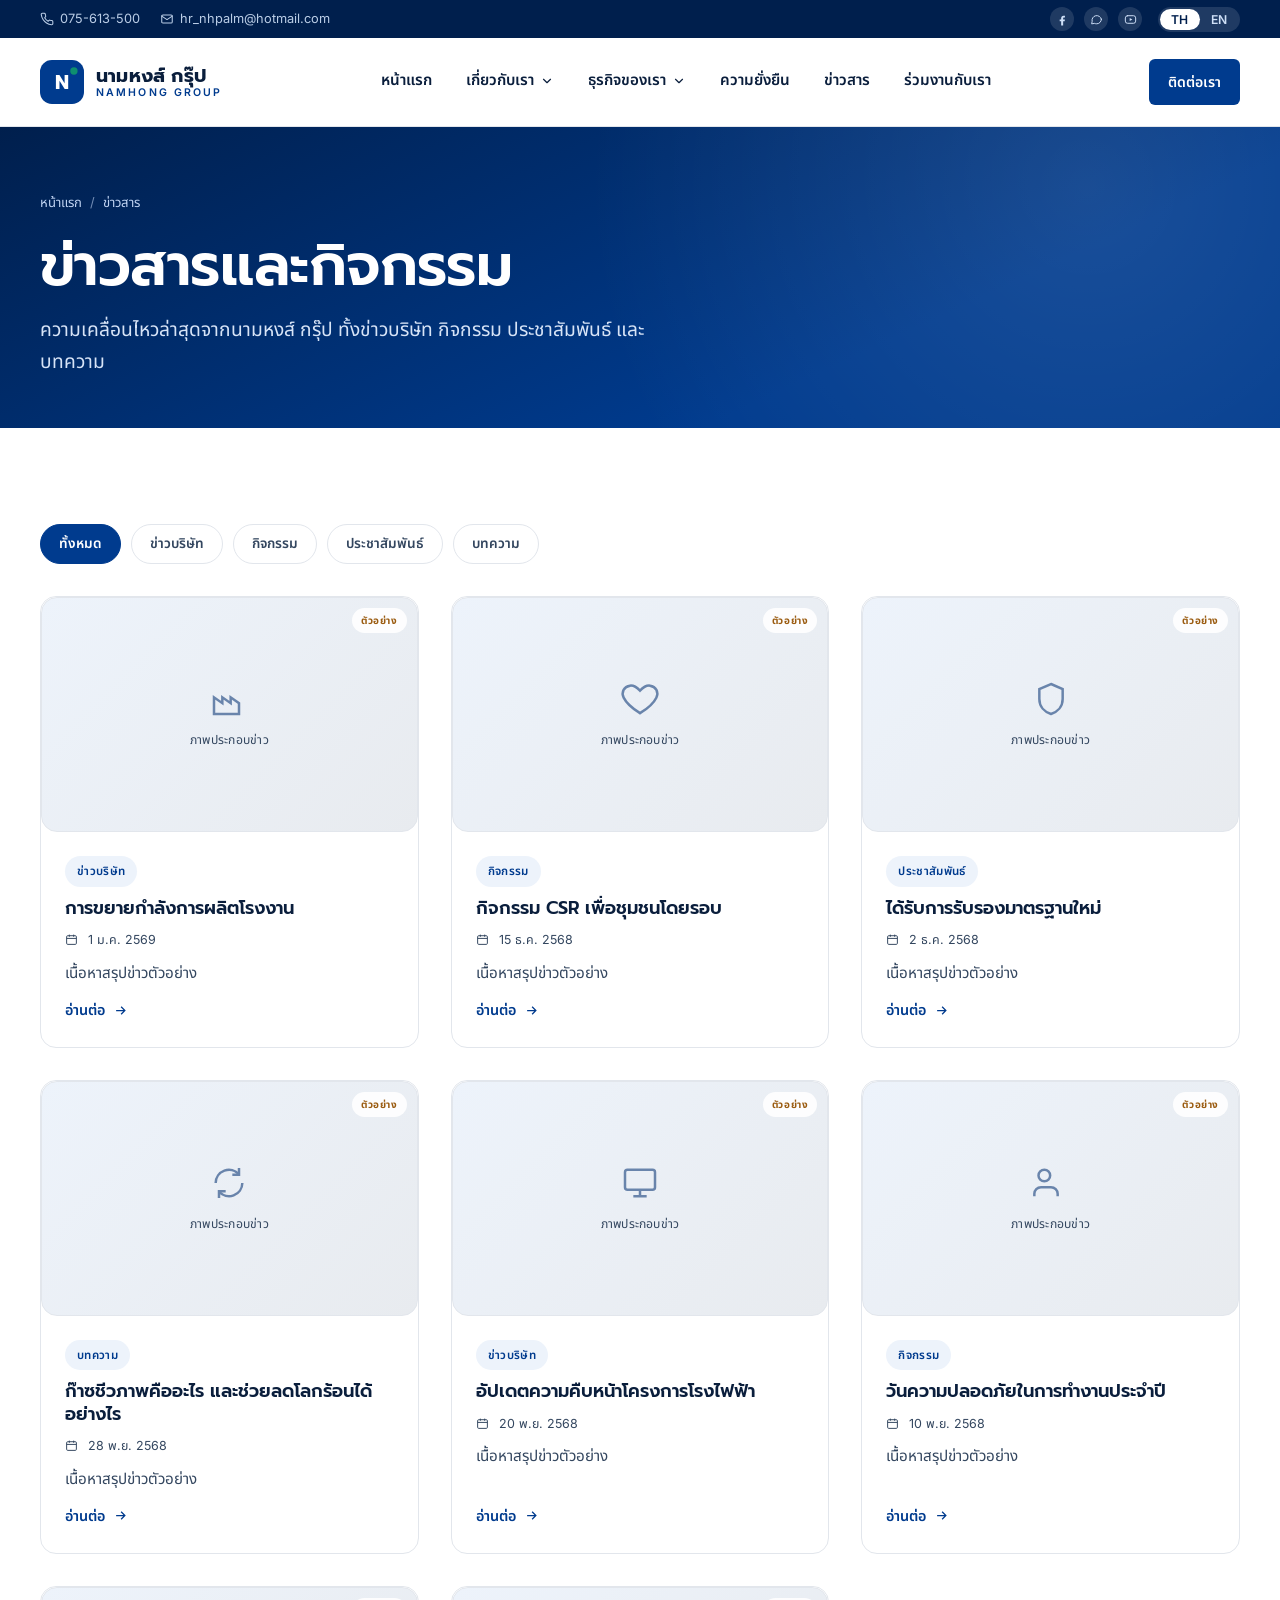
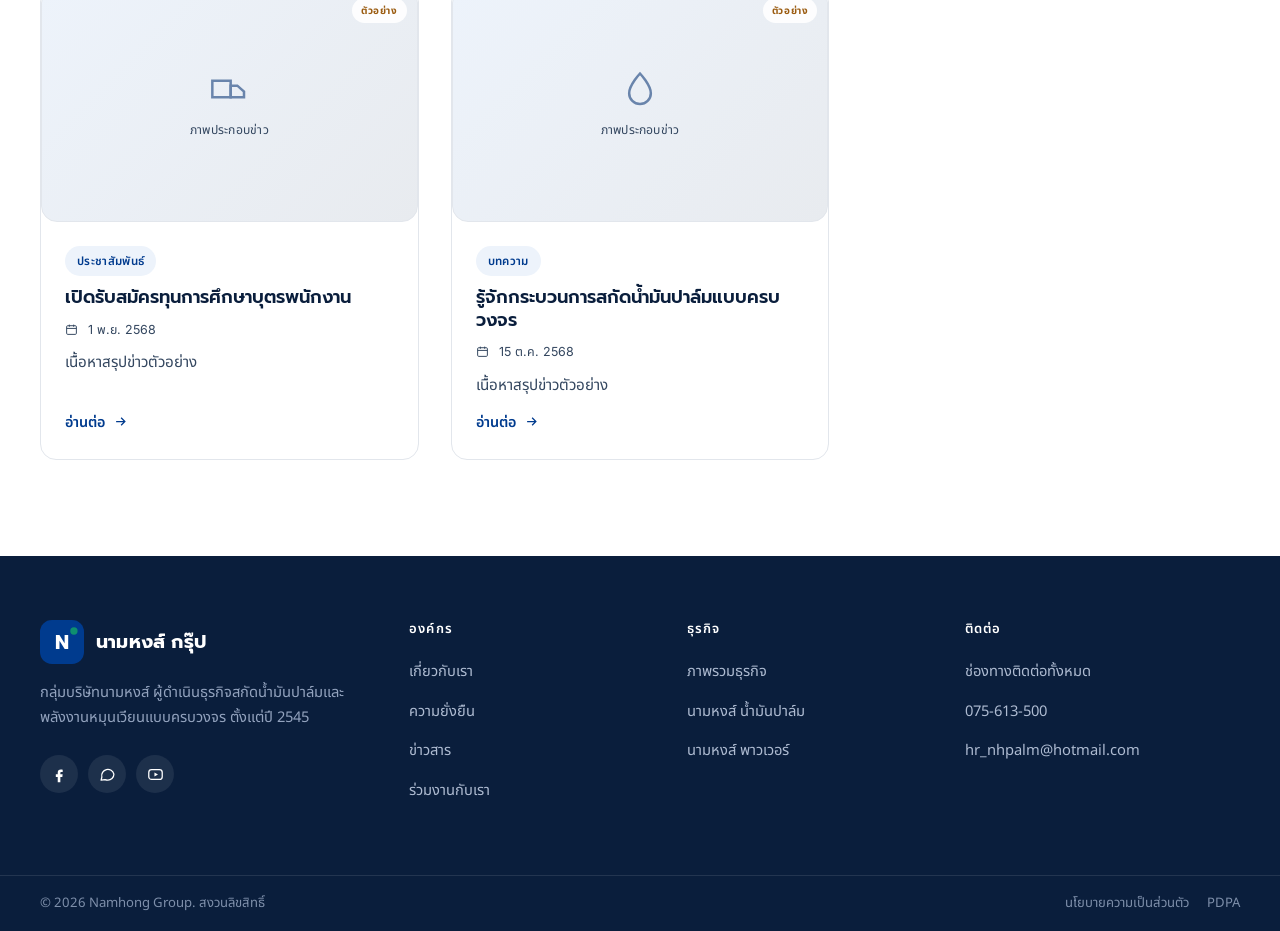
<file: news.html>
<!DOCTYPE html>
<html lang="th">
<head>
<meta charset="UTF-8">
<meta name="viewport" content="width=device-width, initial-scale=1.0">
<title>ข่าวสาร | นามหงส์ กรุ๊ป</title>
<meta name="description" content="ข่าวสาร กิจกรรม ประชาสัมพันธ์ และบทความล่าสุดจากนามหงส์ กรุ๊ป">
<link rel="canonical" href="https://www.namhonggroup.co.th/news.html">
<meta property="og:type" content="website">
<meta property="og:title" content="ข่าวสาร | นามหงส์ กรุ๊ป">
<meta property="og:description" content="ข่าวสาร กิจกรรม ประชาสัมพันธ์ และบทความล่าสุดจากนามหงส์ กรุ๊ป">
<meta property="og:url" content="https://www.namhonggroup.co.th/news.html">
<meta property="og:locale" content="th_TH">
<meta name="robots" content="index,follow">
<link rel="preconnect" href="https://fonts.googleapis.com">
<link rel="preconnect" href="https://fonts.gstatic.com" crossorigin>
<link rel="stylesheet" href="assets/css/style.css">
</head>
<body>
<a href="#main" class="skip-link">ข้ามไปยังเนื้อหาหลัก</a>

<div class="top-bar">
  <div class="container">
    <div class="top-bar-left">
      <a href="tel:+66756XXXXX"><svg viewBox="0 0 24 24" fill="none" stroke="currentColor" stroke-width="1.8" stroke-linecap="round" stroke-linejoin="round"><path d="M22 16.9v3a2 2 0 0 1-2.2 2 19.8 19.8 0 0 1-8.6-3.1 19.5 19.5 0 0 1-6-6 19.8 19.8 0 0 1-3.1-8.7A2 2 0 0 1 4.1 2h3a2 2 0 0 1 2 1.7c.1.9.3 1.8.6 2.7a2 2 0 0 1-.4 2.1L8 9.9a16 16 0 0 0 6 6l1.4-1.4a2 2 0 0 1 2.1-.4c.9.3 1.8.5 2.7.6a2 2 0 0 1 1.8 2.1Z"/></svg><span>075-613-500 </span></a>
      <a href="mailto:hr_nhpalm@hotmail.com"><svg viewBox="0 0 24 24" fill="none" stroke="currentColor" stroke-width="1.8" stroke-linecap="round" stroke-linejoin="round"><rect x="3" y="5" width="18" height="14" rx="2"/><path d="m3 7 9 6 9-6"/></svg><span>hr_nhpalm@hotmail.com</span></a>
    </div>
    <div class="top-bar-right">
      <div class="social-mini">
        <a href="#" aria-label="Facebook"><svg viewBox="0 0 24 24" fill="currentColor"><path d="M14 8.5h2.5V5.3S15.1 5 13.8 5c-2.7 0-4.3 1.6-4.3 4.6v2.2H6.8v3.6h2.7V23h3.7v-7.6h2.8l.4-3.6h-3.2V9.9c0-1 .3-1.4 1.8-1.4Z"/></svg></a>
        <a href="#" aria-label="Line"><svg viewBox="0 0 24 24" fill="none" stroke="currentColor" stroke-width="1.8" stroke-linecap="round" stroke-linejoin="round"><path d="M21 11.5a8.4 8.4 0 0 1-8.9 8.4 9 9 0 0 1-3.6-.7L3 20l1-4.4A8.4 8.4 0 1 1 21 11.5Z"/></svg></a>
        <a href="#" aria-label="YouTube"><svg viewBox="0 0 24 24" fill="none" stroke="currentColor" stroke-width="1.8" stroke-linecap="round" stroke-linejoin="round"><rect x="2.5" y="5" width="19" height="14" rx="4"/><path d="M10.5 9.2v5.6l5-2.8Z" fill="currentColor" stroke="none"/></svg></a>
      </div>
      <div class="lang-switch">
        <button data-lang="th" class="active">TH</button>
        <button data-lang="en">EN</button>
      </div>
    </div>
  </div>
</div>

<header class="site-header">
  <div class="container">
    <a href="index.html" class="brand">
      <svg class="brand-mark" viewBox="0 0 48 48" role="img" aria-label="ตราสัญลักษณ์นามหงส์ กรุ๊ป"><rect width="48" height="48" rx="13" fill="#003B8E"/><text x="24" y="32" font-family="Prompt, sans-serif" font-weight="700" font-size="22" fill="#fff" text-anchor="middle">N</text><circle cx="37" cy="12" r="4" fill="#0E8F6F"/></svg>
      <span class="brand-word"><b>นามหงส์ กรุ๊ป</b><span>NAMHONG GROUP</span></span>
    </a>
    <nav class="main-nav" aria-label="เมนูหลัก">
      <div class="nav-item"><a href="index.html" class="nav-link" data-i18n="nav.home">หน้าแรก</a></div>
      <div class="nav-item has-mega">
        <a href="about.html" class="nav-link" aria-expanded="false" data-i18n="nav.about">เกี่ยวกับเรา<svg viewBox="0 0 24 24" fill="none" stroke="currentColor" stroke-width="2" stroke-linecap="round" stroke-linejoin="round"><path d="m6 9 6 6 6-6"/></svg></a>
        <div class="mega">
          <div class="mega-grid">
            <div>
              <div class="mega-col-title" data-i18n="mega.aboutColTitle">ประวัติและวิสัยทัศน์</div>
              <a class="mega-link" href="about.html#history"><span class="ic"><svg viewBox="0 0 24 24" fill="none" stroke="currentColor" stroke-width="1.8" stroke-linecap="round" stroke-linejoin="round"><rect x="3" y="5" width="18" height="16" rx="2"/><path d="M3 10h18M8 3v4M16 3v4"/></svg></span><span><strong data-i18n="mega.aboutHistory">ประวัติความเป็นมา</strong><small data-i18n="mega.aboutHistoryDesc">เส้นทางตั้งแต่ก่อตั้งจนถึงวันนี้</small></span></a>
              <a class="mega-link" href="about.html#vision"><span class="ic"><svg viewBox="0 0 24 24" fill="none" stroke="currentColor" stroke-width="1.8" stroke-linecap="round" stroke-linejoin="round"><path d="M2 12s3.5-7 10-7 10 7 10 7-3.5 7-10 7-10-7-10-7Z"/><circle cx="12" cy="12" r="3"/></svg></span><span><strong data-i18n="mega.aboutVision">วิสัยทัศน์ และพันธกิจ</strong><small data-i18n="mega.aboutVisionDesc">ทิศทางที่เรามุ่งไป</small></span></a>
            </div>
            <div>
              <div class="mega-col-title" data-i18n="mega.aboutColTitle2">การบริหารจัดการ</div>
              <a class="mega-link" href="about.html#management"><span class="ic"><svg viewBox="0 0 24 24" fill="none" stroke="currentColor" stroke-width="1.8" stroke-linecap="round" stroke-linejoin="round"><path d="M16 20v-1.5a4 4 0 0 0-4-4H6a4 4 0 0 0-4 4V20"/><circle cx="8" cy="7.5" r="3.5"/><path d="M22 20v-1.5a4 4 0 0 0-3-3.9M15 3.6a3.5 3.5 0 0 1 0 6.8"/></svg></span><span><strong data-i18n="mega.aboutMgmt">คณะผู้บริหาร</strong><small data-i18n="mega.aboutMgmtDesc">ทีมงานที่ขับเคลื่อนองค์กร</small></span></a>
              <a class="mega-link" href="about.html#governance"><span class="ic"><svg viewBox="0 0 24 24" fill="none" stroke="currentColor" stroke-width="1.8" stroke-linecap="round" stroke-linejoin="round"><path d="m12 3 7 3v6c0 4.5-3 7.7-7 9-4-1.3-7-4.5-7-9V6Z"/><path d="m9 12 2 2 4-4"/></svg></span><span><strong data-i18n="mega.aboutGov">การกำกับดูแลกิจการ</strong><small data-i18n="mega.aboutGovDesc">หลักธรรมาภิบาลของกลุ่มบริษัท</small></span></a>
            </div>
          </div>
        </div>
      </div>
      <div class="nav-item has-mega">
        <a href="business.html" class="nav-link" aria-expanded="false" data-i18n="nav.business">ธุรกิจของเรา<svg viewBox="0 0 24 24" fill="none" stroke="currentColor" stroke-width="2" stroke-linecap="round" stroke-linejoin="round"><path d="m6 9 6 6 6-6"/></svg></a>
        <div class="mega">
          <div class="mega-grid">
            <a class="mega-link palm" href="business-palm-oil.html"><span class="ic"><svg viewBox="0 0 24 24" fill="none" stroke="currentColor" stroke-width="1.8" stroke-linecap="round" stroke-linejoin="round"><path d="M12 2.7s6.5 7 6.5 11.8a6.5 6.5 0 0 1-13 0C5.5 9.7 12 2.7 12 2.7Z"/></svg></span><span><strong data-i18n="mega.bizPalm">นามหงส์ น้ำมันปาล์ม</strong><small data-i18n="mega.bizPalmDesc">สกัดน้ำมันปาล์มดิบและเมล็ดในปาล์ม</small></span></a>
            <a class="mega-link power" href="business-power.html"><span class="ic"><svg viewBox="0 0 24 24" fill="none" stroke="currentColor" stroke-width="1.8" stroke-linecap="round" stroke-linejoin="round"><path d="M13 2 4 14h6l-1 8 9-12h-6l1-8Z"/></svg></span><span><strong data-i18n="mega.bizPower">นามหงส์ พาวเวอร์</strong><small data-i18n="mega.bizPowerDesc">พลังงานหมุนเวียนจากชีวมวลและก๊าซชีวภาพ</small></span></a>
            <div class="mega-foot">
              <p class="muted" style="font-size:.85rem;max-width:340px" data-i18n="mega.megaFootText">รู้หรือไม่? ของเสียจากการผลิตน้ำมันปาล์มของเรา คือเชื้อเพลิงสำคัญของโรงไฟฟ้า</p>
              <a href="business.html" class="btn-ghost" data-i18n="mega.megaFootLink">ดูภาพรวมธุรกิจ →</a>
            </div>
          </div>
        </div>
      </div>
      <div class="nav-item"><a href="sustainability.html" class="nav-link" data-i18n="nav.sustainability">ความยั่งยืน</a></div>
      <div class="nav-item"><a href="news.html" class="nav-link" aria-current="page" data-i18n="nav.news">ข่าวสาร</a></div>
      <div class="nav-item"><a href="career.html" class="nav-link" data-i18n="nav.career">ร่วมงานกับเรา</a></div>
    </nav>
    <div class="nav-actions">
      <a href="contact.html" class="btn btn-primary btn-sm" data-i18n="cta.contact">ติดต่อเรา</a>
      <button class="icon-btn hamburger js-hamburger" aria-label="เปิดเมนู"><svg viewBox="0 0 24 24" fill="none" stroke="currentColor" stroke-width="2" stroke-linecap="round" stroke-linejoin="round"><path d="M3 6h18M3 12h18M3 18h18"/></svg></button>
    </div>
  </div>
</header>

<div class="mobile-drawer">
  <div class="mobile-drawer-backdrop"></div>
  <div class="mobile-drawer-panel">
    <div class="mobile-drawer-head">
      <span class="brand-word"><b>นามหงส์ กรุ๊ป</b></span>
      <button class="icon-btn js-drawer-close" aria-label="ปิดเมนู"><svg viewBox="0 0 24 24" fill="none" stroke="currentColor" stroke-width="2" stroke-linecap="round" stroke-linejoin="round"><path d="M18 6 6 18M6 6l12 12"/></svg></button>
    </div>
    <div class="top-links">
      <a href="index.html">หน้าแรก</a>
      <button class="mobile-acc-btn" aria-expanded="false" aria-controls="macc-about">เกี่ยวกับเรา<svg viewBox="0 0 24 24" fill="none" stroke="currentColor" stroke-width="2" stroke-linecap="round" stroke-linejoin="round"><path d="m6 9 6 6 6-6"/></svg></button>
      <div class="mobile-acc-panel" id="macc-about">
        <a href="about.html#history">ประวัติความเป็นมา</a>
        <a href="about.html#vision">วิสัยทัศน์ และพันธกิจ</a>
        <a href="about.html#management">คณะผู้บริหาร</a>
        <a href="about.html#governance">การกำกับดูแลกิจการ</a>
      </div>
      <button class="mobile-acc-btn" aria-expanded="false" aria-controls="macc-biz">ธุรกิจของเรา<svg viewBox="0 0 24 24" fill="none" stroke="currentColor" stroke-width="2" stroke-linecap="round" stroke-linejoin="round"><path d="m6 9 6 6 6-6"/></svg></button>
      <div class="mobile-acc-panel" id="macc-biz">
        <a href="business.html">ภาพรวมธุรกิจ</a>
        <a href="business-palm-oil.html">นามหงส์ น้ำมันปาล์ม</a>
        <a href="business-power.html">นามหงส์ พาวเวอร์</a>
      </div>
      <a href="sustainability.html">ความยั่งยืน</a>
      <a href="news.html">ข่าวสาร</a>
      <a href="career.html">ร่วมงานกับเรา</a>
      <a href="contact.html">ติดต่อเรา</a>
    </div>
    <div class="lang-switch" style="margin-top:20px;width:fit-content;">
      <button data-lang="th" class="active">TH</button>
      <button data-lang="en">EN</button>
    </div>
  </div>
</div>

<main id="main">

  <section class="page-header">
    <div class="container">
      <div class="breadcrumb"><a href="index.html">หน้าแรก</a><span class="sep">/</span><span>ข่าวสาร</span></div>
      <h1>ข่าวสารและกิจกรรม</h1>
      <p class="lead">ความเคลื่อนไหวล่าสุดจากนามหงส์ กรุ๊ป ทั้งข่าวบริษัท กิจกรรม ประชาสัมพันธ์ และบทความ</p>
    </div>
  </section>

  <section class="section">
    <div class="container">
      <!-- TODO (กรุณาใส่ข้อมูลจริง): ข่าวทั้งหมดด้านล่างเป็นเนื้อหาตัวอย่างสำหรับจัดวางหน้าเว็บไซต์ กรุณาแทนที่ด้วยข่าวจริงของบริษัท เมื่อเชื่อมต่อระบบจัดการข่าว (CMS) แล้ว หน้านี้จะดึงข่าวจากฐานข้อมูลโดยอัตโนมัติ -->

      <div class="filter-row reveal" data-filter-target="#news-grid .gallery-item">
        <button class="filter-btn active" data-filter="all">ทั้งหมด</button>
        <button class="filter-btn" data-filter="company">ข่าวบริษัท</button>
        <button class="filter-btn" data-filter="event">กิจกรรม</button>
        <button class="filter-btn" data-filter="pr">ประชาสัมพันธ์</button>
        <button class="filter-btn" data-filter="article">บทความ</button>
      </div>

      <div class="grid grid-3 reveal reveal-stagger" id="news-grid">
        <article class="card news-card gallery-item" data-category="company">
          <div class="img-ph wide"><span class="ph-flag">ตัวอย่าง</span><svg viewBox="0 0 24 24" fill="none" stroke="currentColor" stroke-width="1.5"><path d="M3 21V11l5 3.5V11l5 3.5V11l5 3.5V21H3Z"/></svg><span>ภาพประกอบข่าว</span></div>
          <div class="card-body"><span class="tag">ข่าวบริษัท</span><h3>การขยายกำลังการผลิตโรงงาน</h3><div class="news-meta"><svg viewBox="0 0 24 24" fill="none" stroke="currentColor" stroke-width="1.8"><rect x="3" y="5" width="18" height="16" rx="2"/><path d="M3 10h18M8 3v4M16 3v4"/></svg><span>1 ม.ค. 2569</span></div><p>เนื้อหาสรุปข่าวตัวอย่าง</p><a href="#" class="card-link">อ่านต่อ<svg viewBox="0 0 24 24" fill="none" stroke="currentColor" stroke-width="2"><path d="M5 12h14M13 6l6 6-6 6"/></svg></a></div>
        </article>
        <article class="card news-card gallery-item" data-category="event">
          <div class="img-ph wide"><span class="ph-flag">ตัวอย่าง</span><svg viewBox="0 0 24 24" fill="none" stroke="currentColor" stroke-width="1.5"><path d="M12 20.5s-7.5-4.6-9.8-9.3C.6 7.8 2.4 4.5 6 4c2-.3 3.8.7 6 3 2.2-2.3 4-3.3 6-3 3.6.5 5.4 3.8 3.8 7.2C19.5 15.9 12 20.5 12 20.5Z"/></svg><span>ภาพประกอบข่าว</span></div>
          <div class="card-body"><span class="tag">กิจกรรม</span><h3>กิจกรรม CSR เพื่อชุมชนโดยรอบ</h3><div class="news-meta"><svg viewBox="0 0 24 24" fill="none" stroke="currentColor" stroke-width="1.8"><rect x="3" y="5" width="18" height="16" rx="2"/><path d="M3 10h18M8 3v4M16 3v4"/></svg><span>15 ธ.ค. 2568</span></div><p>เนื้อหาสรุปข่าวตัวอย่าง</p><a href="#" class="card-link">อ่านต่อ<svg viewBox="0 0 24 24" fill="none" stroke="currentColor" stroke-width="2"><path d="M5 12h14M13 6l6 6-6 6"/></svg></a></div>
        </article>
        <article class="card news-card gallery-item" data-category="pr">
          <div class="img-ph wide"><span class="ph-flag">ตัวอย่าง</span><svg viewBox="0 0 24 24" fill="none" stroke="currentColor" stroke-width="1.5"><path d="m12 3 7 3v6c0 4.5-3 7.7-7 9-4-1.3-7-4.5-7-9V6Z"/></svg><span>ภาพประกอบข่าว</span></div>
          <div class="card-body"><span class="tag">ประชาสัมพันธ์</span><h3>ได้รับการรับรองมาตรฐานใหม่</h3><div class="news-meta"><svg viewBox="0 0 24 24" fill="none" stroke="currentColor" stroke-width="1.8"><rect x="3" y="5" width="18" height="16" rx="2"/><path d="M3 10h18M8 3v4M16 3v4"/></svg><span>2 ธ.ค. 2568</span></div><p>เนื้อหาสรุปข่าวตัวอย่าง</p><a href="#" class="card-link">อ่านต่อ<svg viewBox="0 0 24 24" fill="none" stroke="currentColor" stroke-width="2"><path d="M5 12h14M13 6l6 6-6 6"/></svg></a></div>
        </article>
        <article class="card news-card gallery-item" data-category="article">
          <div class="img-ph wide"><span class="ph-flag">ตัวอย่าง</span><svg viewBox="0 0 24 24" fill="none" stroke="currentColor" stroke-width="1.5"><path d="M4 12a8 8 0 0 1 14-5.2M20 12a8 8 0 0 1-14 5.2"/><path d="M18 3v4h-4M6 21v-4h4"/></svg><span>ภาพประกอบข่าว</span></div>
          <div class="card-body"><span class="tag">บทความ</span><h3>ก๊าซชีวภาพคืออะไร และช่วยลดโลกร้อนได้อย่างไร</h3><div class="news-meta"><svg viewBox="0 0 24 24" fill="none" stroke="currentColor" stroke-width="1.8"><rect x="3" y="5" width="18" height="16" rx="2"/><path d="M3 10h18M8 3v4M16 3v4"/></svg><span>28 พ.ย. 2568</span></div><p>เนื้อหาสรุปข่าวตัวอย่าง</p><a href="#" class="card-link">อ่านต่อ<svg viewBox="0 0 24 24" fill="none" stroke="currentColor" stroke-width="2"><path d="M5 12h14M13 6l6 6-6 6"/></svg></a></div>
        </article>
        <article class="card news-card gallery-item" data-category="company">
          <div class="img-ph wide"><span class="ph-flag">ตัวอย่าง</span><svg viewBox="0 0 24 24" fill="none" stroke="currentColor" stroke-width="1.5"><rect x="3" y="4" width="18" height="12" rx="1.5"/><path d="M8 20h8M12 16v4"/></svg><span>ภาพประกอบข่าว</span></div>
          <div class="card-body"><span class="tag">ข่าวบริษัท</span><h3>อัปเดตความคืบหน้าโครงการโรงไฟฟ้า</h3><div class="news-meta"><svg viewBox="0 0 24 24" fill="none" stroke="currentColor" stroke-width="1.8"><rect x="3" y="5" width="18" height="16" rx="2"/><path d="M3 10h18M8 3v4M16 3v4"/></svg><span>20 พ.ย. 2568</span></div><p>เนื้อหาสรุปข่าวตัวอย่าง</p><a href="#" class="card-link">อ่านต่อ<svg viewBox="0 0 24 24" fill="none" stroke="currentColor" stroke-width="2"><path d="M5 12h14M13 6l6 6-6 6"/></svg></a></div>
        </article>
        <article class="card news-card gallery-item" data-category="event">
          <div class="img-ph wide"><span class="ph-flag">ตัวอย่าง</span><svg viewBox="0 0 24 24" fill="none" stroke="currentColor" stroke-width="1.5"><path d="M16 20v-1.5a4 4 0 0 0-4-4H6a4 4 0 0 0-4 4V20"/><circle cx="8" cy="7.5" r="3.5"/></svg><span>ภาพประกอบข่าว</span></div>
          <div class="card-body"><span class="tag">กิจกรรม</span><h3>วันความปลอดภัยในการทำงานประจำปี</h3><div class="news-meta"><svg viewBox="0 0 24 24" fill="none" stroke="currentColor" stroke-width="1.8"><rect x="3" y="5" width="18" height="16" rx="2"/><path d="M3 10h18M8 3v4M16 3v4"/></svg><span>10 พ.ย. 2568</span></div><p>เนื้อหาสรุปข่าวตัวอย่าง</p><a href="#" class="card-link">อ่านต่อ<svg viewBox="0 0 24 24" fill="none" stroke="currentColor" stroke-width="2"><path d="M5 12h14M13 6l6 6-6 6"/></svg></a></div>
        </article>
        <article class="card news-card gallery-item" data-category="pr">
          <div class="img-ph wide"><span class="ph-flag">ตัวอย่าง</span><svg viewBox="0 0 24 24" fill="none" stroke="currentColor" stroke-width="1.5"><path d="M2 7h11v10H2z"/><path d="M13 10h4l4 3.5V17h-8z"/></svg><span>ภาพประกอบข่าว</span></div>
          <div class="card-body"><span class="tag">ประชาสัมพันธ์</span><h3>เปิดรับสมัครทุนการศึกษาบุตรพนักงาน</h3><div class="news-meta"><svg viewBox="0 0 24 24" fill="none" stroke="currentColor" stroke-width="1.8"><rect x="3" y="5" width="18" height="16" rx="2"/><path d="M3 10h18M8 3v4M16 3v4"/></svg><span>1 พ.ย. 2568</span></div><p>เนื้อหาสรุปข่าวตัวอย่าง</p><a href="#" class="card-link">อ่านต่อ<svg viewBox="0 0 24 24" fill="none" stroke="currentColor" stroke-width="2"><path d="M5 12h14M13 6l6 6-6 6"/></svg></a></div>
        </article>
        <article class="card news-card gallery-item" data-category="article">
          <div class="img-ph wide"><span class="ph-flag">ตัวอย่าง</span><svg viewBox="0 0 24 24" fill="none" stroke="currentColor" stroke-width="1.5"><path d="M12 2.7s6.5 7 6.5 11.8a6.5 6.5 0 0 1-13 0C5.5 9.7 12 2.7 12 2.7Z"/></svg><span>ภาพประกอบข่าว</span></div>
          <div class="card-body"><span class="tag">บทความ</span><h3>รู้จักกระบวนการสกัดน้ำมันปาล์มแบบครบวงจร</h3><div class="news-meta"><svg viewBox="0 0 24 24" fill="none" stroke="currentColor" stroke-width="1.8"><rect x="3" y="5" width="18" height="16" rx="2"/><path d="M3 10h18M8 3v4M16 3v4"/></svg><span>15 ต.ค. 2568</span></div><p>เนื้อหาสรุปข่าวตัวอย่าง</p><a href="#" class="card-link">อ่านต่อ<svg viewBox="0 0 24 24" fill="none" stroke="currentColor" stroke-width="2"><path d="M5 12h14M13 6l6 6-6 6"/></svg></a></div>
        </article>
      </div>
    </div>
  </section>

</main>

<footer class="site-footer">
  <div class="container footer-top">
    <div class="footer-brand">
      <a href="index.html" class="brand"><svg class="brand-mark" viewBox="0 0 48 48" role="img" aria-label="ตราสัญลักษณ์นามหงส์ กรุ๊ป"><rect width="48" height="48" rx="13" fill="#003B8E"/><text x="24" y="32" font-family="Prompt, sans-serif" font-weight="700" font-size="22" fill="#fff" text-anchor="middle">N</text><circle cx="37" cy="12" r="4" fill="#0E8F6F"/></svg><span class="brand-word"><b>นามหงส์ กรุ๊ป</b></span></a>
      <p data-i18n="footer.blurb">กลุ่มบริษัทนามหงส์ ผู้ดำเนินธุรกิจสกัดน้ำมันปาล์มและพลังงานหมุนเวียนแบบครบวงจร ตั้งแต่ปี 2545</p>
      <div class="footer-social">
        <a href="#" aria-label="Facebook"><svg viewBox="0 0 24 24" fill="currentColor"><path d="M14 8.5h2.5V5.3S15.1 5 13.8 5c-2.7 0-4.3 1.6-4.3 4.6v2.2H6.8v3.6h2.7V23h3.7v-7.6h2.8l.4-3.6h-3.2V9.9c0-1 .3-1.4 1.8-1.4Z"/></svg></a>
        <a href="#" aria-label="Line"><svg viewBox="0 0 24 24" fill="none" stroke="currentColor" stroke-width="1.8" stroke-linecap="round" stroke-linejoin="round"><path d="M21 11.5a8.4 8.4 0 0 1-8.9 8.4 9 9 0 0 1-3.6-.7L3 20l1-4.4A8.4 8.4 0 1 1 21 11.5Z"/></svg></a>
        <a href="#" aria-label="YouTube"><svg viewBox="0 0 24 24" fill="none" stroke="currentColor" stroke-width="1.8" stroke-linecap="round" stroke-linejoin="round"><rect x="2.5" y="5" width="19" height="14" rx="4"/><path d="M10.5 9.2v5.6l5-2.8Z" fill="currentColor" stroke="none"/></svg></a>
      </div>
    </div>
    <div class="footer-col">
      <h4 data-i18n="footer.col1">องค์กร</h4>
      <a href="about.html">เกี่ยวกับเรา</a>
      <a href="sustainability.html">ความยั่งยืน</a>
      <a href="news.html">ข่าวสาร</a>
      <a href="career.html">ร่วมงานกับเรา</a>
    </div>
    <div class="footer-col">
      <h4 data-i18n="footer.col2">ธุรกิจ</h4>
      <a href="business.html">ภาพรวมธุรกิจ</a>
      <a href="business-palm-oil.html">นามหงส์ น้ำมันปาล์ม</a>
      <a href="business-power.html">นามหงส์ พาวเวอร์</a>
    </div>
    <div class="footer-col">
      <h4 data-i18n="footer.col3">ติดต่อ</h4>
      <a href="contact.html">ช่องทางติดต่อทั้งหมด</a>
      <a href="tel:+66756XXXXX">075-613-500</a>
      <a href="mailto:hr_nhpalm@hotmail.com">hr_nhpalm@hotmail.com</a>
    </div>
  </div>
  <div class="container footer-bottom">
    <p>© <span class="js-year-ce"></span> Namhong Group. <span data-i18n="footer.rights">สงวนลิขสิทธิ์</span></p>
    <div class="links">
      <a href="privacy-policy.html" data-i18n="footer.privacy">นโยบายความเป็นส่วนตัว</a>
      <a href="privacy-policy.html#pdpa" data-i18n="footer.pdpa">PDPA</a>
    </div>
  </div>
</footer>

<button class="back-to-top" aria-label="กลับขึ้นด้านบน"><svg viewBox="0 0 24 24" fill="none" stroke="currentColor" stroke-width="2" stroke-linecap="round" stroke-linejoin="round"><path d="M12 19V5M5 12l7-7 7 7"/></svg></button>

<script src="assets/js/main.js"></script>
</body>
</html>
</file>
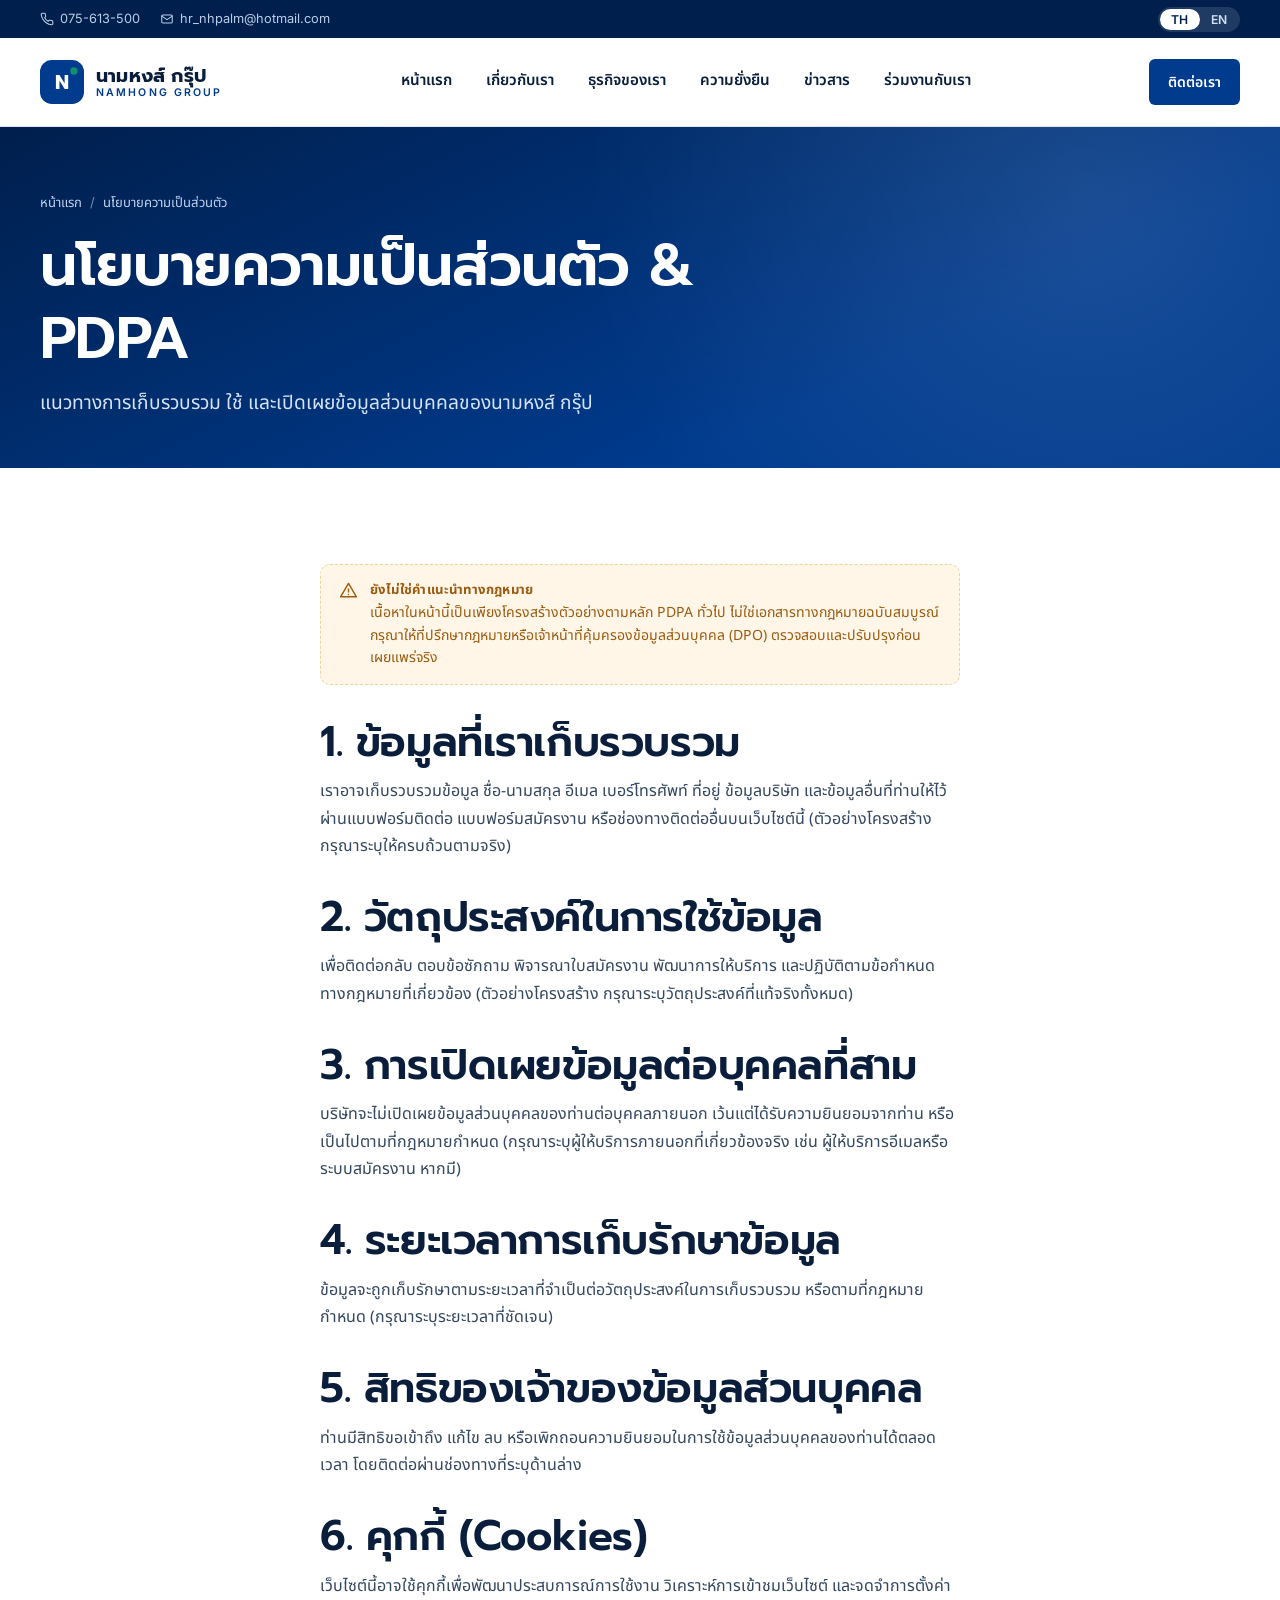
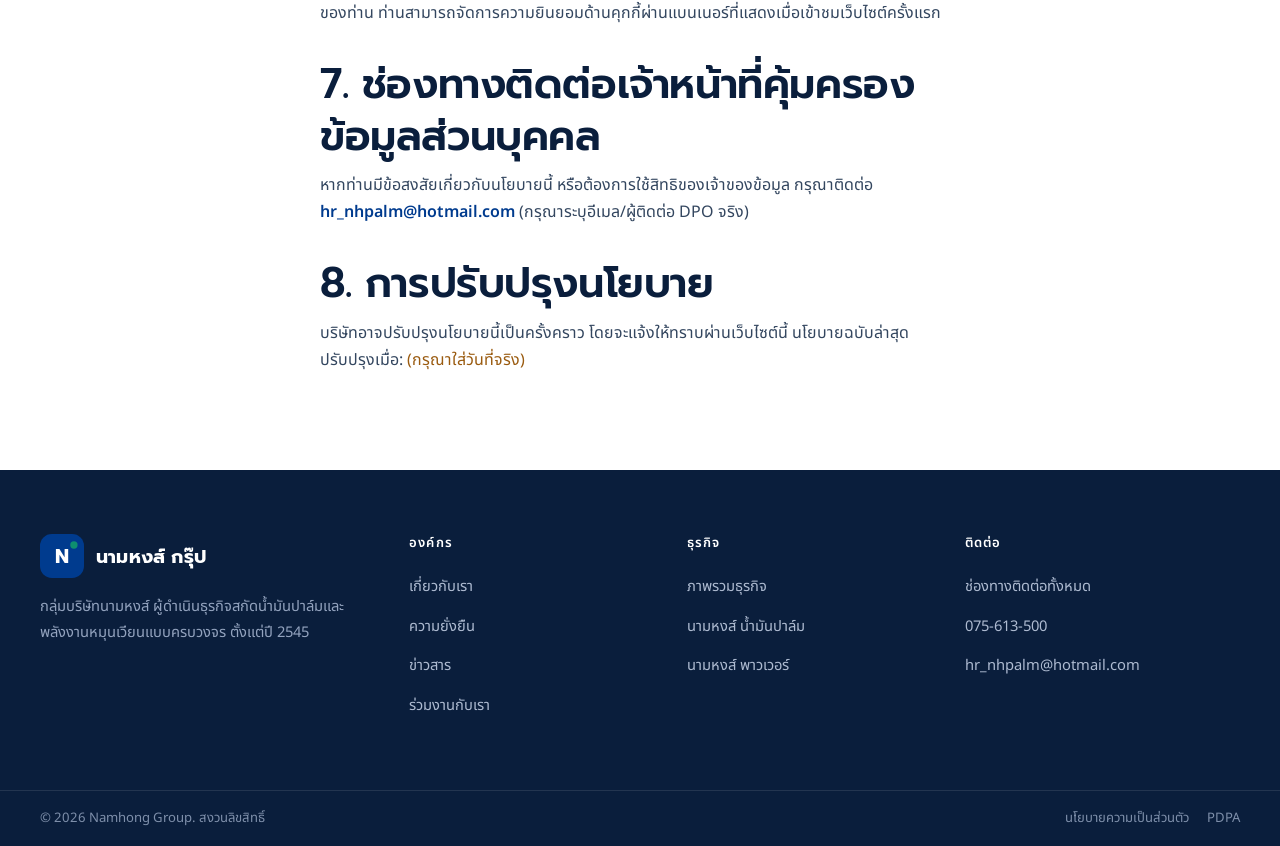
<file: privacy-policy.html>
<!DOCTYPE html>
<html lang="th">
<head>
<meta charset="UTF-8">
<meta name="viewport" content="width=device-width, initial-scale=1.0">
<title>นโยบายความเป็นส่วนตัว | นามหงส์ กรุ๊ป</title>
<meta name="description" content="นโยบายความเป็นส่วนตัวและการคุ้มครองข้อมูลส่วนบุคคล (PDPA) ของนามหงส์ กรุ๊ป">
<link rel="canonical" href="https://www.namhonggroup.co.th/privacy-policy.html">
<meta name="robots" content="index,follow">
<link rel="preconnect" href="https://fonts.googleapis.com">
<link rel="preconnect" href="https://fonts.gstatic.com" crossorigin>
<link rel="stylesheet" href="assets/css/style.css">
</head>
<body>
<a href="#main" class="skip-link">ข้ามไปยังเนื้อหาหลัก</a>

<div class="top-bar">
  <div class="container">
    <div class="top-bar-left">
      <a href="tel:+66756XXXXX"><svg viewBox="0 0 24 24" fill="none" stroke="currentColor" stroke-width="1.8" stroke-linecap="round" stroke-linejoin="round"><path d="M22 16.9v3a2 2 0 0 1-2.2 2 19.8 19.8 0 0 1-8.6-3.1 19.5 19.5 0 0 1-6-6 19.8 19.8 0 0 1-3.1-8.7A2 2 0 0 1 4.1 2h3a2 2 0 0 1 2 1.7c.1.9.3 1.8.6 2.7a2 2 0 0 1-.4 2.1L8 9.9a16 16 0 0 0 6 6l1.4-1.4a2 2 0 0 1 2.1-.4c.9.3 1.8.5 2.7.6a2 2 0 0 1 1.8 2.1Z"/></svg><span>075-613-500 </span></a>
      <a href="mailto:hr_nhpalm@hotmail.com"><svg viewBox="0 0 24 24" fill="none" stroke="currentColor" stroke-width="1.8" stroke-linecap="round" stroke-linejoin="round"><rect x="3" y="5" width="18" height="14" rx="2"/><path d="m3 7 9 6 9-6"/></svg><span>hr_nhpalm@hotmail.com</span></a>
    </div>
    <div class="top-bar-right">
      <div class="lang-switch">
        <button data-lang="th" class="active">TH</button>
        <button data-lang="en">EN</button>
      </div>
    </div>
  </div>
</div>

<header class="site-header">
  <div class="container">
    <a href="index.html" class="brand">
      <svg class="brand-mark" viewBox="0 0 48 48" role="img" aria-label="ตราสัญลักษณ์นามหงส์ กรุ๊ป"><rect width="48" height="48" rx="13" fill="#003B8E"/><text x="24" y="32" font-family="Prompt, sans-serif" font-weight="700" font-size="22" fill="#fff" text-anchor="middle">N</text><circle cx="37" cy="12" r="4" fill="#0E8F6F"/></svg>
      <span class="brand-word"><b>นามหงส์ กรุ๊ป</b><span>NAMHONG GROUP</span></span>
    </a>
    <nav class="main-nav" aria-label="เมนูหลัก">
      <div class="nav-item"><a href="index.html" class="nav-link" data-i18n="nav.home">หน้าแรก</a></div>
      <div class="nav-item"><a href="about.html" class="nav-link" data-i18n="nav.about">เกี่ยวกับเรา</a></div>
      <div class="nav-item"><a href="business.html" class="nav-link" data-i18n="nav.business">ธุรกิจของเรา</a></div>
      <div class="nav-item"><a href="sustainability.html" class="nav-link" data-i18n="nav.sustainability">ความยั่งยืน</a></div>
      <div class="nav-item"><a href="news.html" class="nav-link" data-i18n="nav.news">ข่าวสาร</a></div>
      <div class="nav-item"><a href="career.html" class="nav-link" data-i18n="nav.career">ร่วมงานกับเรา</a></div>
    </nav>
    <div class="nav-actions">
      <a href="contact.html" class="btn btn-primary btn-sm" data-i18n="cta.contact">ติดต่อเรา</a>
      <button class="icon-btn hamburger js-hamburger" aria-label="เปิดเมนู"><svg viewBox="0 0 24 24" fill="none" stroke="currentColor" stroke-width="2" stroke-linecap="round" stroke-linejoin="round"><path d="M3 6h18M3 12h18M3 18h18"/></svg></button>
    </div>
  </div>
</header>

<div class="mobile-drawer">
  <div class="mobile-drawer-backdrop"></div>
  <div class="mobile-drawer-panel">
    <div class="mobile-drawer-head">
      <span class="brand-word"><b>นามหงส์ กรุ๊ป</b></span>
      <button class="icon-btn js-drawer-close" aria-label="ปิดเมนู"><svg viewBox="0 0 24 24" fill="none" stroke="currentColor" stroke-width="2" stroke-linecap="round" stroke-linejoin="round"><path d="M18 6 6 18M6 6l12 12"/></svg></button>
    </div>
    <div class="top-links">
      <a href="index.html">หน้าแรก</a>
      <a href="about.html">เกี่ยวกับเรา</a>
      <a href="business.html">ธุรกิจของเรา</a>
      <a href="sustainability.html">ความยั่งยืน</a>
      <a href="news.html">ข่าวสาร</a>
      <a href="career.html">ร่วมงานกับเรา</a>
      <a href="contact.html">ติดต่อเรา</a>
    </div>
  </div>
</div>

<main id="main">

  <section class="page-header">
    <div class="container">
      <div class="breadcrumb"><a href="index.html">หน้าแรก</a><span class="sep">/</span><span>นโยบายความเป็นส่วนตัว</span></div>
      <h1>นโยบายความเป็นส่วนตัว &amp; PDPA</h1>
      <p class="lead">แนวทางการเก็บรวบรวม ใช้ และเปิดเผยข้อมูลส่วนบุคคลของนามหงส์ กรุ๊ป</p>
    </div>
  </section>

  <section class="section" id="pdpa">
    <div class="container narrow">
      <div class="placeholder-notice reveal">
        <svg viewBox="0 0 24 24" fill="none" stroke="currentColor" stroke-width="1.8" stroke-linecap="round" stroke-linejoin="round"><path d="M12 3 2 20h20L12 3Z"/><path d="M12 10v4M12 17h.01"/></svg>
        <div><strong>ยังไม่ใช่คำแนะนำทางกฎหมาย</strong>เนื้อหาในหน้านี้เป็นเพียงโครงสร้างตัวอย่างตามหลัก PDPA ทั่วไป ไม่ใช่เอกสารทางกฎหมายฉบับสมบูรณ์ กรุณาให้ที่ปรึกษากฎหมายหรือเจ้าหน้าที่คุ้มครองข้อมูลส่วนบุคคล (DPO) ตรวจสอบและปรับปรุงก่อนเผยแพร่จริง</div>
      </div>

      <div class="reveal" style="display:flex;flex-direction:column;gap:32px;">
        <div>
          <h2>1. ข้อมูลที่เราเก็บรวบรวม</h2>
          <p class="lead" style="font-size:1rem;margin-top:10px;">เราอาจเก็บรวบรวมข้อมูล ชื่อ-นามสกุล อีเมล เบอร์โทรศัพท์ ที่อยู่ ข้อมูลบริษัท และข้อมูลอื่นที่ท่านให้ไว้ผ่านแบบฟอร์มติดต่อ แบบฟอร์มสมัครงาน หรือช่องทางติดต่ออื่นบนเว็บไซต์นี้ (ตัวอย่างโครงสร้าง กรุณาระบุให้ครบถ้วนตามจริง)</p>
        </div>
        <div>
          <h2>2. วัตถุประสงค์ในการใช้ข้อมูล</h2>
          <p class="lead" style="font-size:1rem;margin-top:10px;">เพื่อติดต่อกลับ ตอบข้อซักถาม พิจารณาใบสมัครงาน พัฒนาการให้บริการ และปฏิบัติตามข้อกำหนดทางกฎหมายที่เกี่ยวข้อง (ตัวอย่างโครงสร้าง กรุณาระบุวัตถุประสงค์ที่แท้จริงทั้งหมด)</p>
        </div>
        <div>
          <h2>3. การเปิดเผยข้อมูลต่อบุคคลที่สาม</h2>
          <p class="lead" style="font-size:1rem;margin-top:10px;">บริษัทจะไม่เปิดเผยข้อมูลส่วนบุคคลของท่านต่อบุคคลภายนอก เว้นแต่ได้รับความยินยอมจากท่าน หรือเป็นไปตามที่กฎหมายกำหนด (กรุณาระบุผู้ให้บริการภายนอกที่เกี่ยวข้องจริง เช่น ผู้ให้บริการอีเมลหรือระบบสมัครงาน หากมี)</p>
        </div>
        <div>
          <h2>4. ระยะเวลาการเก็บรักษาข้อมูล</h2>
          <p class="lead" style="font-size:1rem;margin-top:10px;">ข้อมูลจะถูกเก็บรักษาตามระยะเวลาที่จำเป็นต่อวัตถุประสงค์ในการเก็บรวบรวม หรือตามที่กฎหมายกำหนด (กรุณาระบุระยะเวลาที่ชัดเจน)</p>
        </div>
        <div>
          <h2>5. สิทธิของเจ้าของข้อมูลส่วนบุคคล</h2>
          <p class="lead" style="font-size:1rem;margin-top:10px;">ท่านมีสิทธิขอเข้าถึง แก้ไข ลบ หรือเพิกถอนความยินยอมในการใช้ข้อมูลส่วนบุคคลของท่านได้ตลอดเวลา โดยติดต่อผ่านช่องทางที่ระบุด้านล่าง</p>
        </div>
        <div>
          <h2>6. คุกกี้ (Cookies)</h2>
          <p class="lead" style="font-size:1rem;margin-top:10px;">เว็บไซต์นี้อาจใช้คุกกี้เพื่อพัฒนาประสบการณ์การใช้งาน วิเคราะห์การเข้าชมเว็บไซต์ และจดจำการตั้งค่าของท่าน ท่านสามารถจัดการความยินยอมด้านคุกกี้ผ่านแบนเนอร์ที่แสดงเมื่อเข้าชมเว็บไซต์ครั้งแรก</p>
        </div>
        <div>
          <h2>7. ช่องทางติดต่อเจ้าหน้าที่คุ้มครองข้อมูลส่วนบุคคล</h2>
          <p class="lead" style="font-size:1rem;margin-top:10px;">หากท่านมีข้อสงสัยเกี่ยวกับนโยบายนี้ หรือต้องการใช้สิทธิของเจ้าของข้อมูล กรุณาติดต่อ <a href="mailto:hr_nhpalm@hotmail.com" style="color:var(--c-primary);font-weight:600;">hr_nhpalm@hotmail.com</a> (กรุณาระบุอีเมล/ผู้ติดต่อ DPO จริง)</p>
        </div>
        <div>
          <h2>8. การปรับปรุงนโยบาย</h2>
          <p class="lead" style="font-size:1rem;margin-top:10px;">บริษัทอาจปรับปรุงนโยบายนี้เป็นครั้งคราว โดยจะแจ้งให้ทราบผ่านเว็บไซต์นี้ นโยบายฉบับล่าสุดปรับปรุงเมื่อ: <span style="color:var(--c-note);">(กรุณาใส่วันที่จริง)</span></p>
        </div>
      </div>
    </div>
  </section>

</main>

<footer class="site-footer">
  <div class="container footer-top">
    <div class="footer-brand">
      <a href="index.html" class="brand"><svg class="brand-mark" viewBox="0 0 48 48" role="img" aria-label="ตราสัญลักษณ์นามหงส์ กรุ๊ป"><rect width="48" height="48" rx="13" fill="#003B8E"/><text x="24" y="32" font-family="Prompt, sans-serif" font-weight="700" font-size="22" fill="#fff" text-anchor="middle">N</text><circle cx="37" cy="12" r="4" fill="#0E8F6F"/></svg><span class="brand-word"><b>นามหงส์ กรุ๊ป</b></span></a>
      <p>กลุ่มบริษัทนามหงส์ ผู้ดำเนินธุรกิจสกัดน้ำมันปาล์มและพลังงานหมุนเวียนแบบครบวงจร ตั้งแต่ปี 2545</p>
    </div>
    <div class="footer-col">
      <h4>องค์กร</h4>
      <a href="about.html">เกี่ยวกับเรา</a>
      <a href="sustainability.html">ความยั่งยืน</a>
      <a href="news.html">ข่าวสาร</a>
      <a href="career.html">ร่วมงานกับเรา</a>
    </div>
    <div class="footer-col">
      <h4>ธุรกิจ</h4>
      <a href="business.html">ภาพรวมธุรกิจ</a>
      <a href="business-palm-oil.html">นามหงส์ น้ำมันปาล์ม</a>
      <a href="business-power.html">นามหงส์ พาวเวอร์</a>
    </div>
    <div class="footer-col">
      <h4>ติดต่อ</h4>
      <a href="contact.html">ช่องทางติดต่อทั้งหมด</a>
      <a href="tel:+66756XXXXX">075-613-500</a>
      <a href="mailto:hr_nhpalm@hotmail.com">hr_nhpalm@hotmail.com</a>
    </div>
  </div>
  <div class="container footer-bottom">
    <p>© <span class="js-year-ce"></span> Namhong Group. สงวนลิขสิทธิ์</p>
    <div class="links">
      <a href="privacy-policy.html">นโยบายความเป็นส่วนตัว</a>
      <a href="privacy-policy.html#pdpa">PDPA</a>
    </div>
  </div>
</footer>

<button class="back-to-top" aria-label="กลับขึ้นด้านบน"><svg viewBox="0 0 24 24" fill="none" stroke="currentColor" stroke-width="2" stroke-linecap="round" stroke-linejoin="round"><path d="M12 19V5M5 12l7-7 7 7"/></svg></button>

<script src="assets/js/main.js"></script>
</body>
</html>
</file>
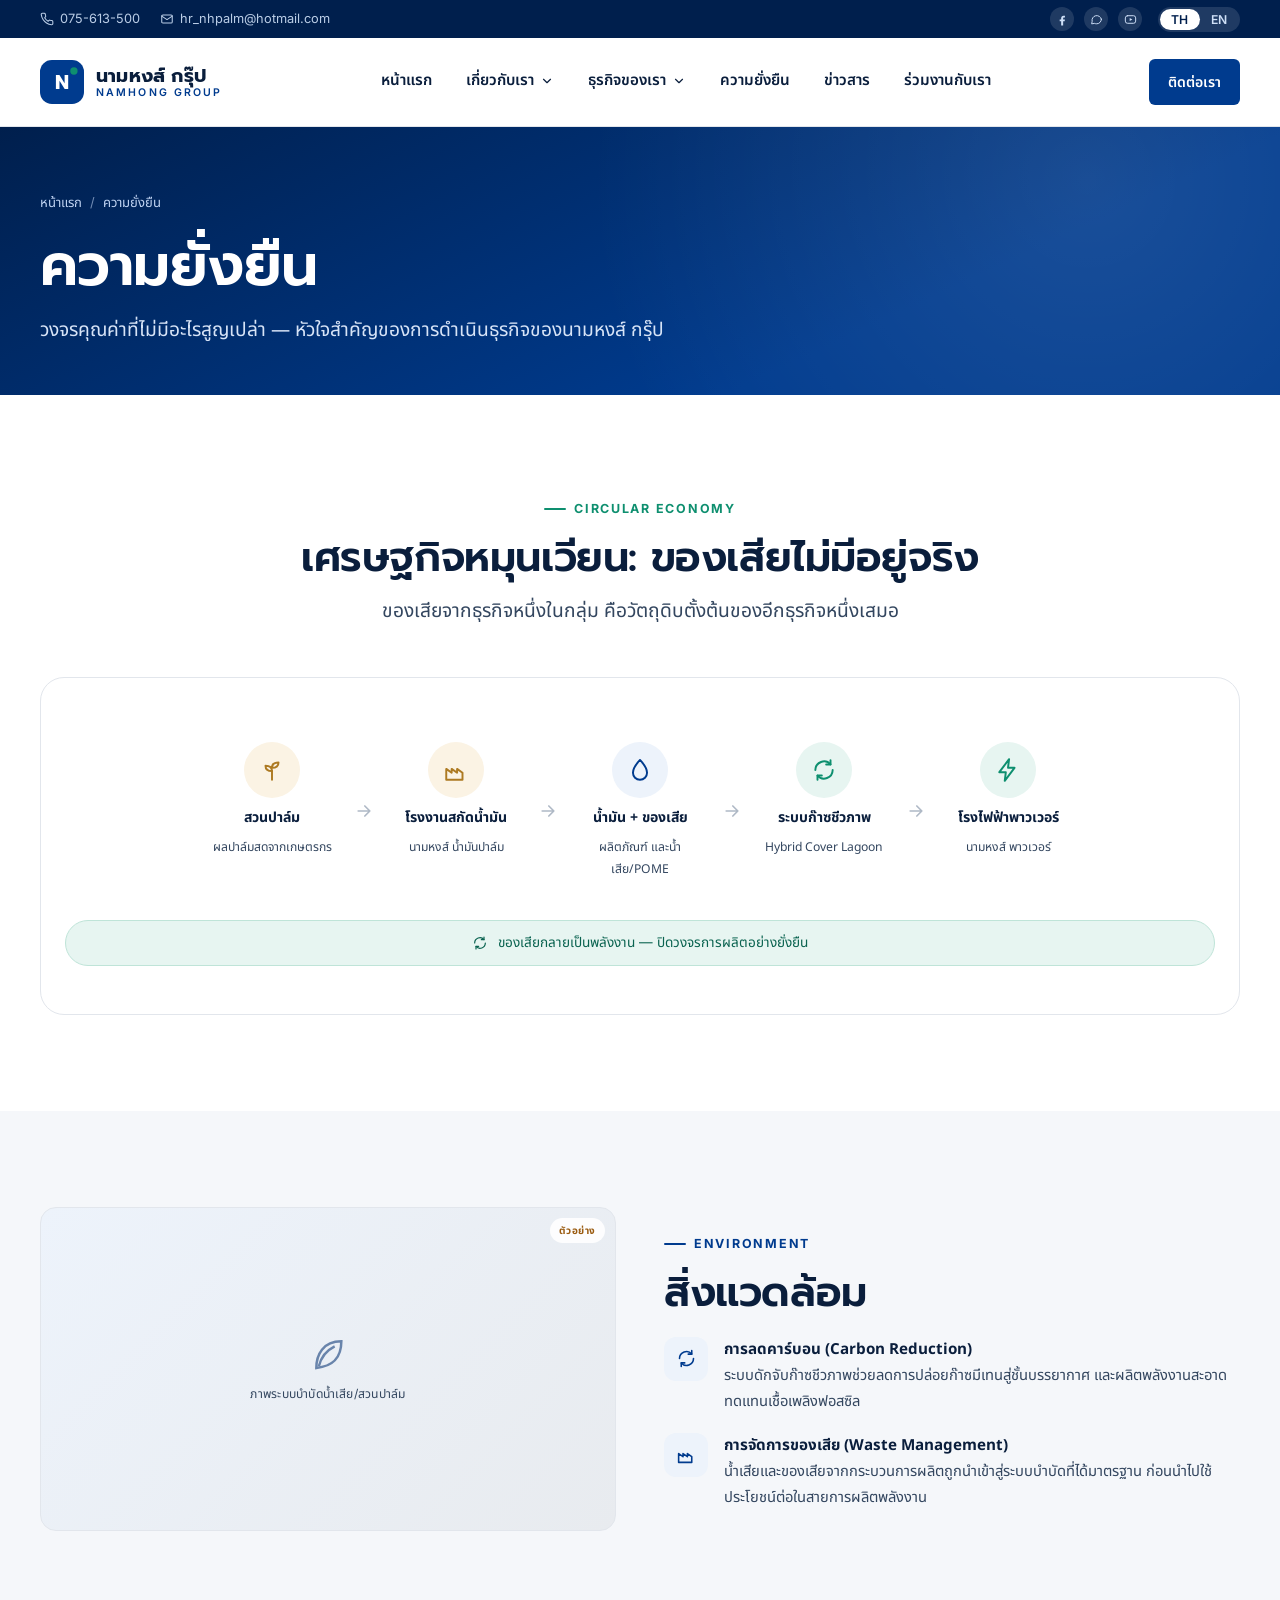
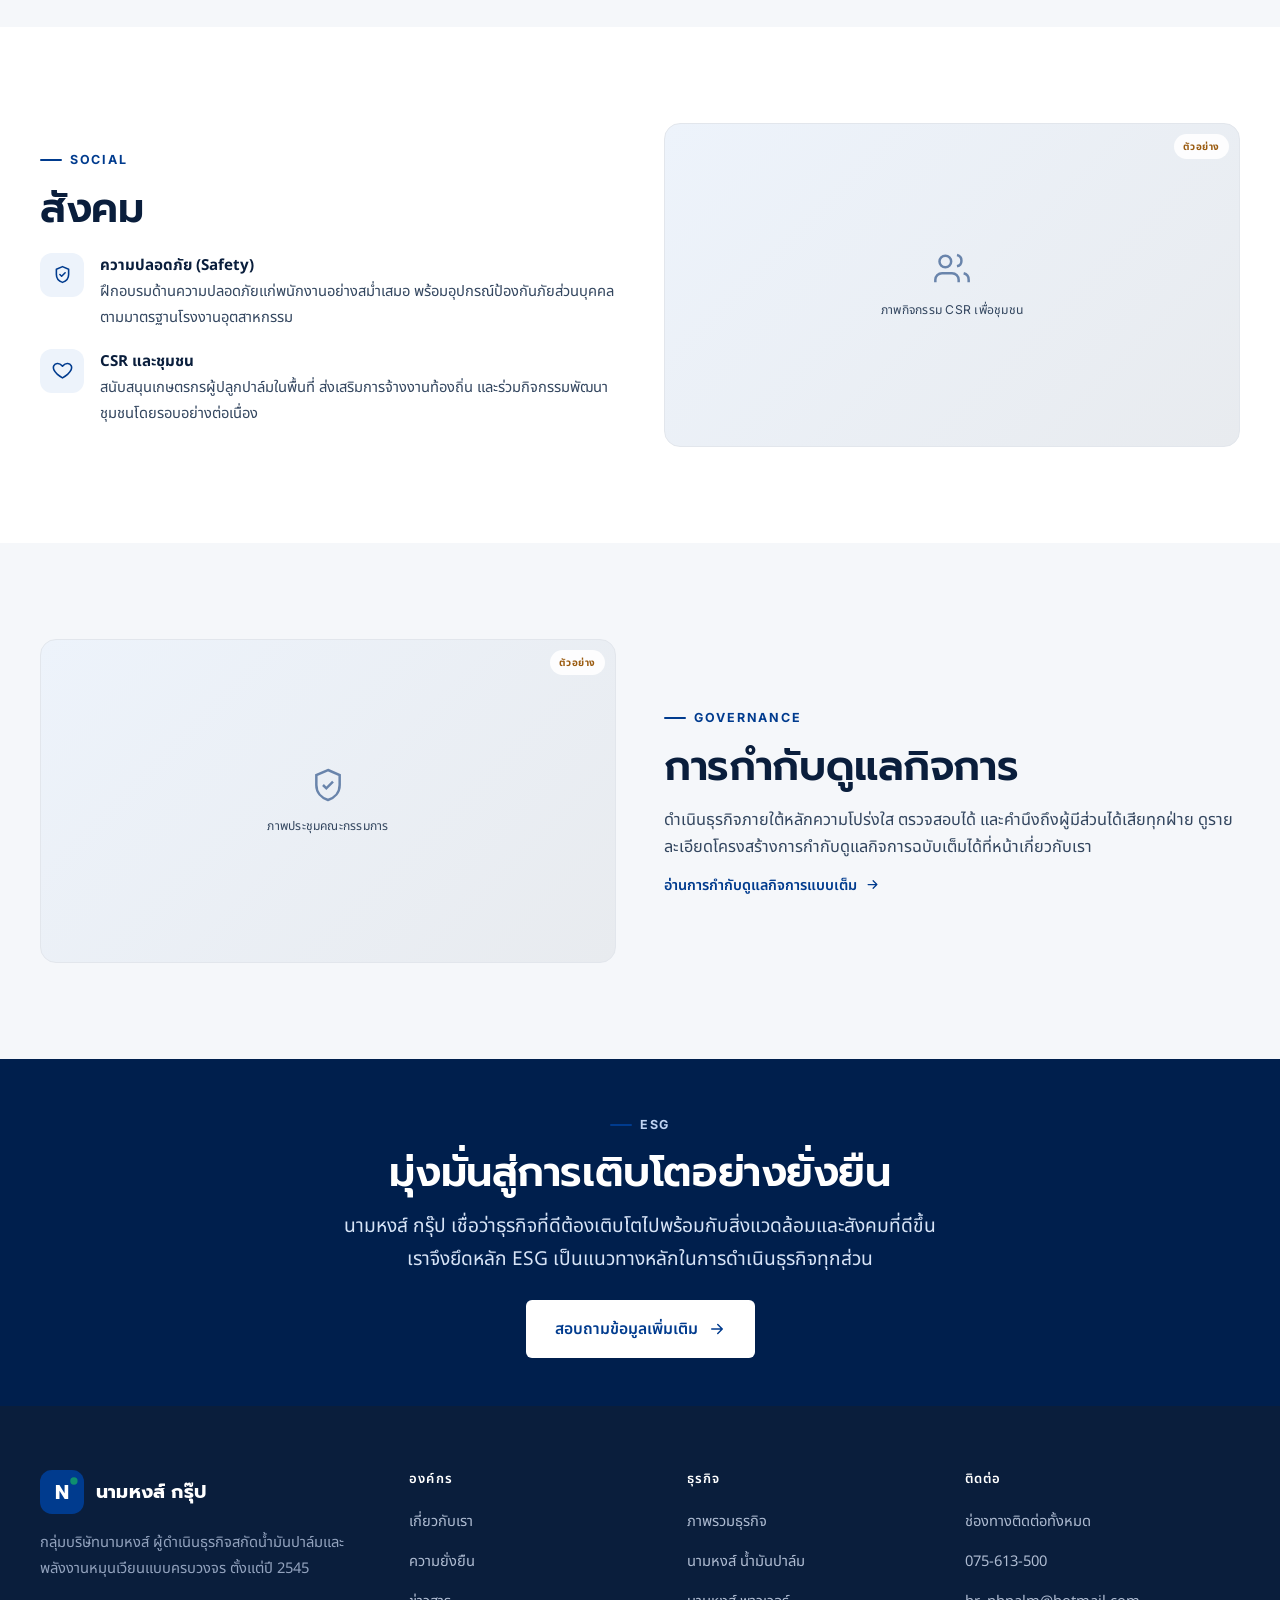
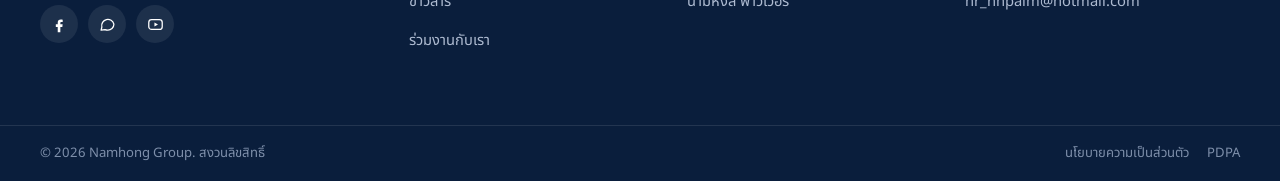
<file: sustainability.html>
<!DOCTYPE html>
<html lang="th">
<head>
<meta charset="UTF-8">
<meta name="viewport" content="width=device-width, initial-scale=1.0">
<title>ความยั่งยืน | นามหงส์ กรุ๊ป</title>
<meta name="description" content="แนวทางความยั่งยืนของนามหงส์ กรุ๊ป: วงจรคุณค่าไม่สูญเปล่า สิ่งแวดล้อม สังคม การกำกับดูแลกิจการ การลดคาร์บอน เศรษฐกิจหมุนเวียน และความปลอดภัย">
<link rel="canonical" href="https://www.namhonggroup.co.th/sustainability.html">
<meta property="og:type" content="website">
<meta property="og:title" content="ความยั่งยืน | นามหงส์ กรุ๊ป">
<meta property="og:description" content="วงจรคุณค่าไม่สูญเปล่า — ของเสียจากธุรกิจหนึ่ง คือวัตถุดิบของอีกธุรกิจหนึ่ง">
<meta property="og:url" content="https://www.namhonggroup.co.th/sustainability.html">
<meta property="og:locale" content="th_TH">
<meta name="robots" content="index,follow">
<link rel="preconnect" href="https://fonts.googleapis.com">
<link rel="preconnect" href="https://fonts.gstatic.com" crossorigin>
<link rel="stylesheet" href="assets/css/style.css">
</head>
<body>
<a href="#main" class="skip-link">ข้ามไปยังเนื้อหาหลัก</a>

<div class="top-bar">
  <div class="container">
    <div class="top-bar-left">
      <a href="tel:+66756XXXXX"><svg viewBox="0 0 24 24" fill="none" stroke="currentColor" stroke-width="1.8" stroke-linecap="round" stroke-linejoin="round"><path d="M22 16.9v3a2 2 0 0 1-2.2 2 19.8 19.8 0 0 1-8.6-3.1 19.5 19.5 0 0 1-6-6 19.8 19.8 0 0 1-3.1-8.7A2 2 0 0 1 4.1 2h3a2 2 0 0 1 2 1.7c.1.9.3 1.8.6 2.7a2 2 0 0 1-.4 2.1L8 9.9a16 16 0 0 0 6 6l1.4-1.4a2 2 0 0 1 2.1-.4c.9.3 1.8.5 2.7.6a2 2 0 0 1 1.8 2.1Z"/></svg><span>075-613-500 </span></a>
      <a href="mailto:hr_nhpalm@hotmail.com"><svg viewBox="0 0 24 24" fill="none" stroke="currentColor" stroke-width="1.8" stroke-linecap="round" stroke-linejoin="round"><rect x="3" y="5" width="18" height="14" rx="2"/><path d="m3 7 9 6 9-6"/></svg><span>hr_nhpalm@hotmail.com</span></a>
    </div>
    <div class="top-bar-right">
      <div class="social-mini">
        <a href="#" aria-label="Facebook"><svg viewBox="0 0 24 24" fill="currentColor"><path d="M14 8.5h2.5V5.3S15.1 5 13.8 5c-2.7 0-4.3 1.6-4.3 4.6v2.2H6.8v3.6h2.7V23h3.7v-7.6h2.8l.4-3.6h-3.2V9.9c0-1 .3-1.4 1.8-1.4Z"/></svg></a>
        <a href="#" aria-label="Line"><svg viewBox="0 0 24 24" fill="none" stroke="currentColor" stroke-width="1.8" stroke-linecap="round" stroke-linejoin="round"><path d="M21 11.5a8.4 8.4 0 0 1-8.9 8.4 9 9 0 0 1-3.6-.7L3 20l1-4.4A8.4 8.4 0 1 1 21 11.5Z"/></svg></a>
        <a href="#" aria-label="YouTube"><svg viewBox="0 0 24 24" fill="none" stroke="currentColor" stroke-width="1.8" stroke-linecap="round" stroke-linejoin="round"><rect x="2.5" y="5" width="19" height="14" rx="4"/><path d="M10.5 9.2v5.6l5-2.8Z" fill="currentColor" stroke="none"/></svg></a>
      </div>
      <div class="lang-switch">
        <button data-lang="th" class="active">TH</button>
        <button data-lang="en">EN</button>
      </div>
    </div>
  </div>
</div>

<header class="site-header">
  <div class="container">
    <a href="index.html" class="brand">
      <svg class="brand-mark" viewBox="0 0 48 48" role="img" aria-label="ตราสัญลักษณ์นามหงส์ กรุ๊ป"><rect width="48" height="48" rx="13" fill="#003B8E"/><text x="24" y="32" font-family="Prompt, sans-serif" font-weight="700" font-size="22" fill="#fff" text-anchor="middle">N</text><circle cx="37" cy="12" r="4" fill="#0E8F6F"/></svg>
      <span class="brand-word"><b>นามหงส์ กรุ๊ป</b><span>NAMHONG GROUP</span></span>
    </a>
    <nav class="main-nav" aria-label="เมนูหลัก">
      <div class="nav-item"><a href="index.html" class="nav-link" data-i18n="nav.home">หน้าแรก</a></div>
      <div class="nav-item has-mega">
        <a href="about.html" class="nav-link" aria-expanded="false" data-i18n="nav.about">เกี่ยวกับเรา<svg viewBox="0 0 24 24" fill="none" stroke="currentColor" stroke-width="2" stroke-linecap="round" stroke-linejoin="round"><path d="m6 9 6 6 6-6"/></svg></a>
        <div class="mega">
          <div class="mega-grid">
            <div>
              <div class="mega-col-title" data-i18n="mega.aboutColTitle">ประวัติและวิสัยทัศน์</div>
              <a class="mega-link" href="about.html#history"><span class="ic"><svg viewBox="0 0 24 24" fill="none" stroke="currentColor" stroke-width="1.8" stroke-linecap="round" stroke-linejoin="round"><rect x="3" y="5" width="18" height="16" rx="2"/><path d="M3 10h18M8 3v4M16 3v4"/></svg></span><span><strong data-i18n="mega.aboutHistory">ประวัติความเป็นมา</strong><small data-i18n="mega.aboutHistoryDesc">เส้นทางตั้งแต่ก่อตั้งจนถึงวันนี้</small></span></a>
              <a class="mega-link" href="about.html#vision"><span class="ic"><svg viewBox="0 0 24 24" fill="none" stroke="currentColor" stroke-width="1.8" stroke-linecap="round" stroke-linejoin="round"><path d="M2 12s3.5-7 10-7 10 7 10 7-3.5 7-10 7-10-7-10-7Z"/><circle cx="12" cy="12" r="3"/></svg></span><span><strong data-i18n="mega.aboutVision">วิสัยทัศน์ และพันธกิจ</strong><small data-i18n="mega.aboutVisionDesc">ทิศทางที่เรามุ่งไป</small></span></a>
            </div>
            <div>
              <div class="mega-col-title" data-i18n="mega.aboutColTitle2">การบริหารจัดการ</div>
              <a class="mega-link" href="about.html#management"><span class="ic"><svg viewBox="0 0 24 24" fill="none" stroke="currentColor" stroke-width="1.8" stroke-linecap="round" stroke-linejoin="round"><path d="M16 20v-1.5a4 4 0 0 0-4-4H6a4 4 0 0 0-4 4V20"/><circle cx="8" cy="7.5" r="3.5"/><path d="M22 20v-1.5a4 4 0 0 0-3-3.9M15 3.6a3.5 3.5 0 0 1 0 6.8"/></svg></span><span><strong data-i18n="mega.aboutMgmt">คณะผู้บริหาร</strong><small data-i18n="mega.aboutMgmtDesc">ทีมงานที่ขับเคลื่อนองค์กร</small></span></a>
              <a class="mega-link" href="about.html#governance"><span class="ic"><svg viewBox="0 0 24 24" fill="none" stroke="currentColor" stroke-width="1.8" stroke-linecap="round" stroke-linejoin="round"><path d="m12 3 7 3v6c0 4.5-3 7.7-7 9-4-1.3-7-4.5-7-9V6Z"/><path d="m9 12 2 2 4-4"/></svg></span><span><strong data-i18n="mega.aboutGov">การกำกับดูแลกิจการ</strong><small data-i18n="mega.aboutGovDesc">หลักธรรมาภิบาลของกลุ่มบริษัท</small></span></a>
            </div>
          </div>
        </div>
      </div>
      <div class="nav-item has-mega">
        <a href="business.html" class="nav-link" aria-expanded="false" data-i18n="nav.business">ธุรกิจของเรา<svg viewBox="0 0 24 24" fill="none" stroke="currentColor" stroke-width="2" stroke-linecap="round" stroke-linejoin="round"><path d="m6 9 6 6 6-6"/></svg></a>
        <div class="mega">
          <div class="mega-grid">
            <a class="mega-link palm" href="business-palm-oil.html"><span class="ic"><svg viewBox="0 0 24 24" fill="none" stroke="currentColor" stroke-width="1.8" stroke-linecap="round" stroke-linejoin="round"><path d="M12 2.7s6.5 7 6.5 11.8a6.5 6.5 0 0 1-13 0C5.5 9.7 12 2.7 12 2.7Z"/></svg></span><span><strong data-i18n="mega.bizPalm">นามหงส์ น้ำมันปาล์ม</strong><small data-i18n="mega.bizPalmDesc">สกัดน้ำมันปาล์มดิบและเมล็ดในปาล์ม</small></span></a>
            <a class="mega-link power" href="business-power.html"><span class="ic"><svg viewBox="0 0 24 24" fill="none" stroke="currentColor" stroke-width="1.8" stroke-linecap="round" stroke-linejoin="round"><path d="M13 2 4 14h6l-1 8 9-12h-6l1-8Z"/></svg></span><span><strong data-i18n="mega.bizPower">นามหงส์ พาวเวอร์</strong><small data-i18n="mega.bizPowerDesc">พลังงานหมุนเวียนจากชีวมวลและก๊าซชีวภาพ</small></span></a>
            <div class="mega-foot">
              <p class="muted" style="font-size:.85rem;max-width:340px" data-i18n="mega.megaFootText">รู้หรือไม่? ของเสียจากการผลิตน้ำมันปาล์มของเรา คือเชื้อเพลิงสำคัญของโรงไฟฟ้า</p>
              <a href="business.html" class="btn-ghost" data-i18n="mega.megaFootLink">ดูภาพรวมธุรกิจ →</a>
            </div>
          </div>
        </div>
      </div>
      <div class="nav-item"><a href="sustainability.html" class="nav-link" aria-current="page" data-i18n="nav.sustainability">ความยั่งยืน</a></div>
      <div class="nav-item"><a href="news.html" class="nav-link" data-i18n="nav.news">ข่าวสาร</a></div>
      <div class="nav-item"><a href="career.html" class="nav-link" data-i18n="nav.career">ร่วมงานกับเรา</a></div>
    </nav>
    <div class="nav-actions">
      <a href="contact.html" class="btn btn-primary btn-sm" data-i18n="cta.contact">ติดต่อเรา</a>
      <button class="icon-btn hamburger js-hamburger" aria-label="เปิดเมนู"><svg viewBox="0 0 24 24" fill="none" stroke="currentColor" stroke-width="2" stroke-linecap="round" stroke-linejoin="round"><path d="M3 6h18M3 12h18M3 18h18"/></svg></button>
    </div>
  </div>
</header>

<div class="mobile-drawer">
  <div class="mobile-drawer-backdrop"></div>
  <div class="mobile-drawer-panel">
    <div class="mobile-drawer-head">
      <span class="brand-word"><b>นามหงส์ กรุ๊ป</b></span>
      <button class="icon-btn js-drawer-close" aria-label="ปิดเมนู"><svg viewBox="0 0 24 24" fill="none" stroke="currentColor" stroke-width="2" stroke-linecap="round" stroke-linejoin="round"><path d="M18 6 6 18M6 6l12 12"/></svg></button>
    </div>
    <div class="top-links">
      <a href="index.html">หน้าแรก</a>
      <button class="mobile-acc-btn" aria-expanded="false" aria-controls="macc-about">เกี่ยวกับเรา<svg viewBox="0 0 24 24" fill="none" stroke="currentColor" stroke-width="2" stroke-linecap="round" stroke-linejoin="round"><path d="m6 9 6 6 6-6"/></svg></button>
      <div class="mobile-acc-panel" id="macc-about">
        <a href="about.html#history">ประวัติความเป็นมา</a>
        <a href="about.html#vision">วิสัยทัศน์ และพันธกิจ</a>
        <a href="about.html#management">คณะผู้บริหาร</a>
        <a href="about.html#governance">การกำกับดูแลกิจการ</a>
      </div>
      <button class="mobile-acc-btn" aria-expanded="false" aria-controls="macc-biz">ธุรกิจของเรา<svg viewBox="0 0 24 24" fill="none" stroke="currentColor" stroke-width="2" stroke-linecap="round" stroke-linejoin="round"><path d="m6 9 6 6 6-6"/></svg></button>
      <div class="mobile-acc-panel" id="macc-biz">
        <a href="business.html">ภาพรวมธุรกิจ</a>
        <a href="business-palm-oil.html">นามหงส์ น้ำมันปาล์ม</a>
        <a href="business-power.html">นามหงส์ พาวเวอร์</a>
      </div>
      <a href="sustainability.html">ความยั่งยืน</a>
      <a href="news.html">ข่าวสาร</a>
      <a href="career.html">ร่วมงานกับเรา</a>
      <a href="contact.html">ติดต่อเรา</a>
    </div>
    <div class="lang-switch" style="margin-top:20px;width:fit-content;">
      <button data-lang="th" class="active">TH</button>
      <button data-lang="en">EN</button>
    </div>
  </div>
</div>

<main id="main">

  <section class="page-header">
    <div class="container">
      <div class="breadcrumb"><a href="index.html">หน้าแรก</a><span class="sep">/</span><span>ความยั่งยืน</span></div>
      <h1>ความยั่งยืน</h1>
      <p class="lead">วงจรคุณค่าที่ไม่มีอะไรสูญเปล่า — หัวใจสำคัญของการดำเนินธุรกิจของนามหงส์ กรุ๊ป</p>
    </div>
  </section>

  <section class="section">
    <div class="container">
      <div class="section-head center reveal"><p class="eyebrow mx-auto accent-power">Circular Economy</p><h2>เศรษฐกิจหมุนเวียน: ของเสียไม่มีอยู่จริง</h2><p class="lead" style="margin-top:12px">ของเสียจากธุรกิจหนึ่งในกลุ่ม คือวัตถุดิบตั้งต้นของอีกธุรกิจหนึ่งเสมอ</p></div>
      <div class="reveal" style="background:#fff;border:1px solid var(--c-border);border-radius:var(--r-xl);padding:var(--sp-7) var(--sp-5);">
        <div class="flow-diagram">
          <div class="flow-node palm"><span class="ic"><svg viewBox="0 0 24 24" fill="none" stroke="currentColor" stroke-width="1.8" stroke-linecap="round" stroke-linejoin="round"><path d="M12 21v-8"/><path d="M12 13c0-3-2-5-6-5 0 3.5 2 5 6 5ZM12 10c0-3 2-5 6-5 0 3.5-2 5-6 5Z"/></svg></span><strong>สวนปาล์ม</strong><span>ผลปาล์มสดจากเกษตรกร</span></div>
          <div class="flow-arrow"><svg viewBox="0 0 24 24" fill="none" stroke="currentColor" stroke-width="2" stroke-linecap="round" stroke-linejoin="round"><path d="M5 12h14M13 6l6 6-6 6"/></svg></div>
          <div class="flow-node palm"><span class="ic"><svg viewBox="0 0 24 24" fill="none" stroke="currentColor" stroke-width="1.8" stroke-linecap="round" stroke-linejoin="round"><path d="M3 21V11l5 3.5V11l5 3.5V11l5 3.5V21H3Z"/></svg></span><strong>โรงงานสกัดน้ำมัน</strong><span>นามหงส์ น้ำมันปาล์ม</span></div>
          <div class="flow-arrow"><svg viewBox="0 0 24 24" fill="none" stroke="currentColor" stroke-width="2" stroke-linecap="round" stroke-linejoin="round"><path d="M5 12h14M13 6l6 6-6 6"/></svg></div>
          <div class="flow-node"><span class="ic"><svg viewBox="0 0 24 24" fill="none" stroke="currentColor" stroke-width="1.8" stroke-linecap="round" stroke-linejoin="round"><path d="M12 2.7s6.5 7 6.5 11.8a6.5 6.5 0 0 1-13 0C5.5 9.7 12 2.7 12 2.7Z"/></svg></span><strong>น้ำมัน + ของเสีย</strong><span>ผลิตภัณฑ์ และน้ำเสีย/POME</span></div>
          <div class="flow-arrow"><svg viewBox="0 0 24 24" fill="none" stroke="currentColor" stroke-width="2" stroke-linecap="round" stroke-linejoin="round"><path d="M5 12h14M13 6l6 6-6 6"/></svg></div>
          <div class="flow-node power"><span class="ic"><svg viewBox="0 0 24 24" fill="none" stroke="currentColor" stroke-width="1.8" stroke-linecap="round" stroke-linejoin="round"><path d="M4 12a8 8 0 0 1 14-5.2M20 12a8 8 0 0 1-14 5.2"/><path d="M18 3v4h-4M6 21v-4h4"/></svg></span><strong>ระบบก๊าซชีวภาพ</strong><span>Hybrid Cover Lagoon</span></div>
          <div class="flow-arrow"><svg viewBox="0 0 24 24" fill="none" stroke="currentColor" stroke-width="2" stroke-linecap="round" stroke-linejoin="round"><path d="M5 12h14M13 6l6 6-6 6"/></svg></div>
          <div class="flow-node power"><span class="ic"><svg viewBox="0 0 24 24" fill="none" stroke="currentColor" stroke-width="1.8" stroke-linecap="round" stroke-linejoin="round"><path d="M13 2 4 14h6l-1 8 9-12h-6l1-8Z"/></svg></span><strong>โรงไฟฟ้าพาวเวอร์</strong><span>นามหงส์ พาวเวอร์</span></div>
        </div>
        <div class="flow-loop-label"><svg viewBox="0 0 24 24" fill="none" stroke="currentColor" stroke-width="1.8" stroke-linecap="round" stroke-linejoin="round"><path d="M4 12a8 8 0 0 1 14-5.2M20 12a8 8 0 0 1-14 5.2"/><path d="M18 3v4h-4M6 21v-4h4"/></svg><span>ของเสียกลายเป็นพลังงาน — ปิดวงจรการผลิตอย่างยั่งยืน</span></div>
      </div>
    </div>
  </section>

  <section class="section section-alt">
    <div class="container">
      <div class="split reveal">
        <div class="col-media"><div class="img-ph wide"><span class="ph-flag">ตัวอย่าง</span><svg viewBox="0 0 24 24" fill="none" stroke="currentColor" stroke-width="1.5"><path d="M5 21c0-8 4-16 15-16 0 11-6 15-15 16Z"/><path d="M6.5 20A18 18 0 0 1 16 8"/></svg><span>ภาพระบบบำบัดน้ำเสีย/สวนปาล์ม</span></div></div>
        <div>
          <p class="eyebrow">Environment</p>
          <h2>สิ่งแวดล้อม</h2>
          <div style="margin-top:18px;display:flex;flex-direction:column;gap:18px;">
            <div class="info-row" style="border:none;padding:0;">
              <span class="ic"><svg viewBox="0 0 24 24" fill="none" stroke="currentColor" stroke-width="1.8" stroke-linecap="round" stroke-linejoin="round"><path d="M4 12a8 8 0 0 1 14-5.2M20 12a8 8 0 0 1-14 5.2"/><path d="M18 3v4h-4M6 21v-4h4"/></svg></span>
              <div><strong>การลดคาร์บอน (Carbon Reduction)</strong><p>ระบบดักจับก๊าซชีวภาพช่วยลดการปล่อยก๊าซมีเทนสู่ชั้นบรรยากาศ และผลิตพลังงานสะอาดทดแทนเชื้อเพลิงฟอสซิล</p></div>
            </div>
            <div class="info-row" style="border:none;padding:0;">
              <span class="ic"><svg viewBox="0 0 24 24" fill="none" stroke="currentColor" stroke-width="1.8" stroke-linecap="round" stroke-linejoin="round"><path d="M3 21V11l5 3.5V11l5 3.5V11l5 3.5V21H3Z"/></svg></span>
              <div><strong>การจัดการของเสีย (Waste Management)</strong><p>น้ำเสียและของเสียจากกระบวนการผลิตถูกนำเข้าสู่ระบบบำบัดที่ได้มาตรฐาน ก่อนนำไปใช้ประโยชน์ต่อในสายการผลิตพลังงาน</p></div>
            </div>
          </div>
          <!-- TODO (กรุณาใส่ข้อมูลจริง): หากมีตัวเลขการลดคาร์บอนหรือรายงานสิ่งแวดล้อมจริง กรุณาเพิ่มเติมในส่วนนี้ -->
        </div>
      </div>
    </div>
  </section>

  <section class="section">
    <div class="container">
      <div class="split rev reveal">
        <div>
          <p class="eyebrow">Social</p>
          <h2>สังคม</h2>
          <div style="margin-top:18px;display:flex;flex-direction:column;gap:18px;">
            <div class="info-row" style="border:none;padding:0;">
              <span class="ic"><svg viewBox="0 0 24 24" fill="none" stroke="currentColor" stroke-width="1.8" stroke-linecap="round" stroke-linejoin="round"><path d="m12 3 7 3v6c0 4.5-3 7.7-7 9-4-1.3-7-4.5-7-9V6Z"/><path d="m9 12 2 2 4-4"/></svg></span>
              <div><strong>ความปลอดภัย (Safety)</strong><p>ฝึกอบรมด้านความปลอดภัยแก่พนักงานอย่างสม่ำเสมอ พร้อมอุปกรณ์ป้องกันภัยส่วนบุคคลตามมาตรฐานโรงงานอุตสาหกรรม</p></div>
            </div>
            <div class="info-row" style="border:none;padding:0;">
              <span class="ic"><svg viewBox="0 0 24 24" fill="none" stroke="currentColor" stroke-width="1.8" stroke-linecap="round" stroke-linejoin="round"><path d="M12 20.5s-7.5-4.6-9.8-9.3C.6 7.8 2.4 4.5 6 4c2-.3 3.8.7 6 3 2.2-2.3 4-3.3 6-3 3.6.5 5.4 3.8 3.8 7.2C19.5 15.9 12 20.5 12 20.5Z"/></svg></span>
              <div><strong>CSR และชุมชน</strong><p>สนับสนุนเกษตรกรผู้ปลูกปาล์มในพื้นที่ ส่งเสริมการจ้างงานท้องถิ่น และร่วมกิจกรรมพัฒนาชุมชนโดยรอบอย่างต่อเนื่อง</p></div>
            </div>
          </div>
          <!-- TODO (กรุณาใส่ข้อมูลจริง): กิจกรรม CSR ด้านล่างเป็นตัวอย่าง กรุณาแทนที่ด้วยกิจกรรมจริงของบริษัท -->
        </div>
        <div class="col-media"><div class="img-ph wide"><span class="ph-flag">ตัวอย่าง</span><svg viewBox="0 0 24 24" fill="none" stroke="currentColor" stroke-width="1.5"><path d="M16 20v-1.5a4 4 0 0 0-4-4H6a4 4 0 0 0-4 4V20"/><circle cx="8" cy="7.5" r="3.5"/><path d="M22 20v-1.5a4 4 0 0 0-3-3.9M15 3.6a3.5 3.5 0 0 1 0 6.8"/></svg><span>ภาพกิจกรรม CSR เพื่อชุมชน</span></div></div>
      </div>
    </div>
  </section>

  <section class="section section-alt">
    <div class="container">
      <div class="split reveal">
        <div class="col-media"><div class="img-ph wide"><span class="ph-flag">ตัวอย่าง</span><svg viewBox="0 0 24 24" fill="none" stroke="currentColor" stroke-width="1.5"><path d="m12 3 7 3v6c0 4.5-3 7.7-7 9-4-1.3-7-4.5-7-9V6Z"/><path d="m9 12 2 2 4-4"/></svg><span>ภาพประชุมคณะกรรมการ</span></div></div>
        <div>
          <p class="eyebrow">Governance</p>
          <h2>การกำกับดูแลกิจการ</h2>
          <p class="lead" style="font-size:1.02rem;margin-top:14px;">ดำเนินธุรกิจภายใต้หลักความโปร่งใส ตรวจสอบได้ และคำนึงถึงผู้มีส่วนได้เสียทุกฝ่าย ดูรายละเอียดโครงสร้างการกำกับดูแลกิจการฉบับเต็มได้ที่หน้าเกี่ยวกับเรา</p>
          <a href="about.html#governance" class="card-link" style="margin-top:10px;">อ่านการกำกับดูแลกิจการแบบเต็ม<svg viewBox="0 0 24 24" fill="none" stroke="currentColor" stroke-width="2" stroke-linecap="round" stroke-linejoin="round"><path d="M5 12h14M13 6l6 6-6 6"/></svg></a>
        </div>
      </div>
    </div>
  </section>

  <section class="section-deep section-sm">
    <div class="container reveal" style="text-align:center;">
      <p class="eyebrow on-dark mx-auto">ESG</p>
      <h2>มุ่งมั่นสู่การเติบโตอย่างยั่งยืน</h2>
      <p class="lead" style="color:#D7E4F7;max-width:600px;margin:12px auto 0;">นามหงส์ กรุ๊ป เชื่อว่าธุรกิจที่ดีต้องเติบโตไปพร้อมกับสิ่งแวดล้อมและสังคมที่ดีขึ้น เราจึงยึดหลัก ESG เป็นแนวทางหลักในการดำเนินธุรกิจทุกส่วน</p>
      <a href="contact.html" class="btn btn-white" style="margin-top:24px;">สอบถามข้อมูลเพิ่มเติม<svg viewBox="0 0 24 24" fill="none" stroke="currentColor" stroke-width="2" stroke-linecap="round" stroke-linejoin="round"><path d="M5 12h14M13 6l6 6-6 6"/></svg></a>
    </div>
  </section>

</main>

<footer class="site-footer">
  <div class="container footer-top">
    <div class="footer-brand">
      <a href="index.html" class="brand"><svg class="brand-mark" viewBox="0 0 48 48" role="img" aria-label="ตราสัญลักษณ์นามหงส์ กรุ๊ป"><rect width="48" height="48" rx="13" fill="#003B8E"/><text x="24" y="32" font-family="Prompt, sans-serif" font-weight="700" font-size="22" fill="#fff" text-anchor="middle">N</text><circle cx="37" cy="12" r="4" fill="#0E8F6F"/></svg><span class="brand-word"><b>นามหงส์ กรุ๊ป</b></span></a>
      <p data-i18n="footer.blurb">กลุ่มบริษัทนามหงส์ ผู้ดำเนินธุรกิจสกัดน้ำมันปาล์มและพลังงานหมุนเวียนแบบครบวงจร ตั้งแต่ปี 2545</p>
      <div class="footer-social">
        <a href="#" aria-label="Facebook"><svg viewBox="0 0 24 24" fill="currentColor"><path d="M14 8.5h2.5V5.3S15.1 5 13.8 5c-2.7 0-4.3 1.6-4.3 4.6v2.2H6.8v3.6h2.7V23h3.7v-7.6h2.8l.4-3.6h-3.2V9.9c0-1 .3-1.4 1.8-1.4Z"/></svg></a>
        <a href="#" aria-label="Line"><svg viewBox="0 0 24 24" fill="none" stroke="currentColor" stroke-width="1.8" stroke-linecap="round" stroke-linejoin="round"><path d="M21 11.5a8.4 8.4 0 0 1-8.9 8.4 9 9 0 0 1-3.6-.7L3 20l1-4.4A8.4 8.4 0 1 1 21 11.5Z"/></svg></a>
        <a href="#" aria-label="YouTube"><svg viewBox="0 0 24 24" fill="none" stroke="currentColor" stroke-width="1.8" stroke-linecap="round" stroke-linejoin="round"><rect x="2.5" y="5" width="19" height="14" rx="4"/><path d="M10.5 9.2v5.6l5-2.8Z" fill="currentColor" stroke="none"/></svg></a>
      </div>
    </div>
    <div class="footer-col">
      <h4 data-i18n="footer.col1">องค์กร</h4>
      <a href="about.html">เกี่ยวกับเรา</a>
      <a href="sustainability.html">ความยั่งยืน</a>
      <a href="news.html">ข่าวสาร</a>
      <a href="career.html">ร่วมงานกับเรา</a>
    </div>
    <div class="footer-col">
      <h4 data-i18n="footer.col2">ธุรกิจ</h4>
      <a href="business.html">ภาพรวมธุรกิจ</a>
      <a href="business-palm-oil.html">นามหงส์ น้ำมันปาล์ม</a>
      <a href="business-power.html">นามหงส์ พาวเวอร์</a>
    </div>
    <div class="footer-col">
      <h4 data-i18n="footer.col3">ติดต่อ</h4>
      <a href="contact.html">ช่องทางติดต่อทั้งหมด</a>
      <a href="tel:+66756XXXXX">075-613-500</a>
      <a href="mailto:hr_nhpalm@hotmail.com">hr_nhpalm@hotmail.com</a>
    </div>
  </div>
  <div class="container footer-bottom">
    <p>© <span class="js-year-ce"></span> Namhong Group. <span data-i18n="footer.rights">สงวนลิขสิทธิ์</span></p>
    <div class="links">
      <a href="privacy-policy.html" data-i18n="footer.privacy">นโยบายความเป็นส่วนตัว</a>
      <a href="privacy-policy.html#pdpa" data-i18n="footer.pdpa">PDPA</a>
    </div>
  </div>
</footer>

<button class="back-to-top" aria-label="กลับขึ้นด้านบน"><svg viewBox="0 0 24 24" fill="none" stroke="currentColor" stroke-width="2" stroke-linecap="round" stroke-linejoin="round"><path d="M12 19V5M5 12l7-7 7 7"/></svg></button>

<script src="assets/js/main.js"></script>
</body>
</html>
</file>
<file: assets/css/style.css>
/* ==========================================================================
   NAMHONG GROUP — CORPORATE WEBSITE
   Design system + shared components
   Palette follows the client brief exactly:
   Primary Blue #003B8E · White · Silver/Light-Gray accent · Dark Navy text
   Business-unit accents (Palm = amber, Power = teal) used sparingly for
   wayfinding between the two operating companies.
   ========================================================================== */

@import url('https://fonts.googleapis.com/css2?family=Prompt:wght@400;500;600;700&family=Noto+Sans+Thai:wght@400;500;600;700&family=Inter:wght@400;500;600;700&display=swap');

/* --------------------------------------------------------------------------
   TOKENS
   -------------------------------------------------------------------------- */
:root{
  /* Brand */
  --c-primary:#003B8E;
  --c-primary-600:#002E70;
  --c-primary-700:#001F4D;
  --c-primary-50:#EDF3FB;
  --c-primary-100:#DAE6F6;
  --c-primary-200:#B7CCEC;

  --c-navy:#0A1E3C;
  --c-navy-2:#33465F;
  --c-silver:#AFB9C6;
  --c-silver-light:#E8EBEF;

  --c-white:#FFFFFF;
  --c-bg:#FFFFFF;
  --c-bg-alt:#F5F7FA;
  --c-bg-deep:#EFF2F6;
  --c-border:#E2E6EC;

  /* Business-unit accents */
  --c-palm:#AD7A22;
  --c-palm-ink:#7A5518;
  --c-palm-bg:#FBF3E4;
  --c-palm-border:#EAD6AE;

  --c-power:#0E8F6F;
  --c-power-ink:#0A6350;
  --c-power-bg:#E7F5F1;
  --c-power-border:#BFE4D8;

  /* Semantic */
  --c-success:#1F8A57;
  --c-note:#9A5B10;
  --c-note-bg:#FFF6E8;
  --c-note-border:#EED2A0;

  /* Type */
  --f-heading:'Prompt','Noto Sans Thai','Inter',sans-serif;
  --f-body:'Noto Sans Thai','Inter',sans-serif;
  --f-utility:'Inter','Noto Sans Thai',sans-serif;

  /* Spacing */
  --sp-1:4px; --sp-2:8px; --sp-3:12px; --sp-4:16px; --sp-5:24px;
  --sp-6:32px; --sp-7:48px; --sp-8:64px; --sp-9:96px; --sp-10:128px;

  /* Radius */
  --r-sm:6px; --r-md:10px; --r-lg:16px; --r-xl:24px; --r-full:999px;

  /* Shadow */
  --sh-sm:0 1px 2px rgba(10,30,60,.06), 0 1px 1px rgba(10,30,60,.04);
  --sh-md:0 8px 24px -8px rgba(10,30,60,.18);
  --sh-lg:0 24px 48px -12px rgba(10,30,60,.24);

  /* Motion */
  --ease:cubic-bezier(.4,0,.2,1);
  --dur-f:.2s; --dur-m:.4s; --dur-s:.7s;

  /* Layout */
  --container:1280px;
  --header-h:88px;
  --header-h-shrunk:68px;

  /* Z */
  --z-nav:100; --z-mega:95; --z-top:120;
}

/* --------------------------------------------------------------------------
   RESET / BASE
   -------------------------------------------------------------------------- */
*,*::before,*::after{box-sizing:border-box;}
html{scroll-behavior:smooth;-webkit-text-size-adjust:100%;}
@media (prefers-reduced-motion: reduce){
  html{scroll-behavior:auto;}
  *,*::before,*::after{animation-duration:.001ms !important;animation-iteration-count:1 !important;transition-duration:.001ms !important;scroll-behavior:auto !important;}
}
body{
  margin:0;
  font-family:var(--f-body);
  font-size:17px;
  line-height:1.75;
  color:var(--c-navy);
  background:var(--c-bg);
  -webkit-font-smoothing:antialiased;
  overflow-x:hidden;
  transition:background var(--dur-m) var(--ease),color var(--dur-m) var(--ease);
}
img,svg{max-width:100%;display:block;}
a{color:inherit;text-decoration:none;}
ul,ol{margin:0;padding:0;list-style:none;}
h1,h2,h3,h4,h5,h6{margin:0;font-family:var(--f-heading);font-weight:600;color:var(--c-navy);line-height:1.25;}
p{margin:0;}
button{font-family:inherit;cursor:pointer;background:none;border:none;color:inherit;}
input,textarea,select{font-family:inherit;font-size:1rem;color:var(--c-navy);}
:focus-visible{outline:3px solid var(--c-primary);outline-offset:2px;border-radius:4px;}
.skip-link{
  position:absolute;left:8px;top:-60px;background:var(--c-primary);color:#fff;
  padding:12px 18px;border-radius:var(--r-sm);z-index:999;transition:top var(--dur-f) var(--ease);
  font-family:var(--f-utility);font-weight:600;font-size:.9rem;
}
.skip-link:focus{top:8px;}

/* Type scale */
h1,.h1{font-size:clamp(2.1rem,1.4rem + 2.8vw,3.75rem);letter-spacing:-.01em;}
h2,.h2{font-size:clamp(1.7rem,1.3rem + 1.6vw,2.6rem);letter-spacing:-.01em;}
h3,.h3{font-size:clamp(1.3rem,1.1rem + .8vw,1.6rem);}
h4,.h4{font-size:1.15rem;}
.lead{font-size:1.2rem;line-height:1.7;color:var(--c-navy-2);}
.muted{color:var(--c-navy-2);}
.eyebrow{
  display:inline-flex;align-items:center;gap:8px;
  font-family:var(--f-utility);font-weight:700;font-size:.78rem;
  letter-spacing:.14em;text-transform:uppercase;color:var(--c-primary);
  margin-bottom:var(--sp-3);
}
.eyebrow::before{content:'';width:22px;height:2px;background:var(--c-primary);border-radius:2px;}
.eyebrow.on-dark{color:#BFD3F2;}
.eyebrow.accent-palm{color:var(--c-palm);}
.eyebrow.accent-palm::before{background:var(--c-palm);}
.eyebrow.accent-power{color:var(--c-power);}
.eyebrow.accent-power::before{background:var(--c-power);}

/* --------------------------------------------------------------------------
   LAYOUT
   -------------------------------------------------------------------------- */
.container{max-width:var(--container);margin-inline:auto;padding-inline:24px;}
@media(min-width:640px){.container{padding-inline:32px;}}
@media(min-width:1024px){.container{padding-inline:40px;}}

.section{padding-block:var(--sp-9);}
.section-sm{padding-block:var(--sp-7);}
.section-alt{background:var(--c-bg-alt);}
.section-deep{background:var(--c-primary-700);color:#fff;}
.section-deep h2,.section-deep h3{color:#fff;}
.section-head{max-width:760px;margin-bottom:var(--sp-7);}
.section-head.center{margin-inline:auto;text-align:center;}
.section-foot{margin-top:var(--sp-7);display:flex;justify-content:center;}

.grid{display:grid;gap:var(--sp-6);}
.grid-2{grid-template-columns:repeat(1,1fr);}
.grid-3{grid-template-columns:repeat(1,1fr);}
.grid-4{grid-template-columns:repeat(2,1fr);}
@media(min-width:700px){
  .grid-2{grid-template-columns:repeat(2,1fr);}
  .grid-4{grid-template-columns:repeat(2,1fr);}
}
@media(min-width:960px){
  .grid-3{grid-template-columns:repeat(3,1fr);}
  .grid-4{grid-template-columns:repeat(4,1fr);}
}

.flow-row{display:flex;flex-wrap:wrap;gap:var(--sp-5);align-items:center;}
.split{display:grid;gap:var(--sp-7);align-items:center;}
@media(min-width:960px){.split{grid-template-columns:1fr 1fr;}.split.rev .col-media{order:2;}}

.reveal{opacity:0;transform:translateY(24px);transition:opacity .8s var(--ease),transform .8s var(--ease);}
.reveal.in-view{opacity:1;transform:translateY(0);}
.reveal-stagger.in-view > *{transition-delay:calc(var(--i,0) * 90ms);}

/* --------------------------------------------------------------------------
   BUTTONS
   -------------------------------------------------------------------------- */
.btn{
  display:inline-flex;align-items:center;justify-content:center;gap:10px;
  font-family:var(--f-utility);font-weight:600;font-size:.98rem;
  padding:14px 28px;border-radius:var(--r-sm);
  transition:background var(--dur-f) var(--ease),color var(--dur-f) var(--ease),
             border-color var(--dur-f) var(--ease),transform var(--dur-f) var(--ease),box-shadow var(--dur-f) var(--ease);
  white-space:nowrap;border:1.5px solid transparent;
}
.btn:active{transform:translateY(1px);}
.btn svg{width:18px;height:18px;flex:none;}
.btn-primary{background:var(--c-primary);color:#fff;}
.btn-primary:hover{background:var(--c-primary-600);box-shadow:var(--sh-md);}
.btn-white{background:#fff;color:var(--c-primary);}
.btn-white:hover{background:var(--c-primary-50);}
.btn-outline{border-color:var(--c-border);color:var(--c-navy);background:transparent;}
.btn-outline:hover{border-color:var(--c-primary);color:var(--c-primary);}
.btn-outline-light{border-color:rgba(255,255,255,.45);color:#fff;}
.btn-outline-light:hover{border-color:#fff;background:rgba(255,255,255,.08);}
.btn-ghost{color:var(--c-primary);padding:14px 6px;}
.btn-ghost:hover{color:var(--c-primary-600);gap:14px;}
.btn-sm{padding:10px 18px;font-size:.88rem;}
.btn-block{width:100%;}

/* --------------------------------------------------------------------------
   TOP BAR + HEADER
   -------------------------------------------------------------------------- */
.top-bar{
  background:var(--c-primary-700);color:#cfe0f7;font-family:var(--f-utility);
  font-size:.8rem;position:relative;z-index:var(--z-nav);
}
.top-bar .container{display:flex;align-items:center;justify-content:space-between;height:38px;}
.top-bar-left{display:flex;gap:20px;align-items:center;}
.top-bar-left a{display:flex;align-items:center;gap:6px;opacity:.9;transition:opacity var(--dur-f);}
.top-bar-left a:hover{opacity:1;color:#fff;}
.top-bar-left svg{width:14px;height:14px;}
.top-bar-right{display:flex;align-items:center;gap:16px;}
.social-mini{display:flex;gap:10px;}
.social-mini a{width:24px;height:24px;display:flex;align-items:center;justify-content:center;border-radius:50%;background:rgba(255,255,255,.12);transition:background var(--dur-f);}
.social-mini a:hover{background:rgba(255,255,255,.28);}
.social-mini svg{width:13px;height:13px;}
.lang-switch{display:flex;background:rgba(255,255,255,.12);border-radius:var(--r-full);padding:2px;}
.lang-switch button{padding:3px 11px;border-radius:var(--r-full);font-family:var(--f-utility);font-weight:600;font-size:.76rem;color:#cfe0f7;letter-spacing:.02em;}
.lang-switch button.active{background:#fff;color:var(--c-primary-700);}

.site-header{
  position:sticky;top:0;z-index:var(--z-nav);background:rgba(255,255,255,.92);
  backdrop-filter:blur(10px);-webkit-backdrop-filter:blur(10px);
  border-bottom:1px solid var(--c-border);
  transition:box-shadow var(--dur-m) var(--ease);
}
.site-header.is-scrolled{box-shadow:var(--sh-md);}
.site-header .container{display:flex;align-items:center;justify-content:space-between;height:var(--header-h);transition:height var(--dur-m) var(--ease);}
.site-header.is-scrolled .container{height:var(--header-h-shrunk);}

.brand{display:flex;align-items:center;gap:12px;flex:none;}
.brand-mark{width:44px;height:44px;flex:none;}
.brand-word{font-family:var(--f-heading);line-height:1.15;}
.brand-word b{display:block;font-size:1.18rem;font-weight:700;color:var(--c-navy);letter-spacing:.01em;}
.brand-word span{display:block;font-family:var(--f-utility);font-size:.66rem;letter-spacing:.2em;color:var(--c-primary);font-weight:600;}

.main-nav{display:none;}
@media(min-width:1080px){
  .main-nav{display:flex;align-items:center;gap:2px;height:100%;}
  .nav-item{position:relative;height:100%;display:flex;align-items:center;}
  .nav-link{
    display:flex;align-items:center;gap:6px;height:100%;padding:0 16px;
    font-family:var(--f-utility);font-weight:600;font-size:.95rem;color:var(--c-navy);
    border-bottom:3px solid transparent;transition:color var(--dur-f),border-color var(--dur-f);
  }
  .nav-link svg{width:14px;height:14px;transition:transform var(--dur-f) var(--ease);}
  .nav-item:hover .nav-link,.nav-item.is-open .nav-link{color:var(--c-primary);border-color:var(--c-primary);}
  .nav-item.is-open .nav-link svg{transform:rotate(180deg);}
}
.nav-actions{display:flex;align-items:center;gap:8px;}
.icon-btn{
  width:42px;height:42px;border-radius:50%;display:flex;align-items:center;justify-content:center;
  color:var(--c-navy);transition:background var(--dur-f);
}
.icon-btn:hover{background:var(--c-bg-alt);}
.icon-btn svg{width:19px;height:19px;}
.hamburger{display:flex;}
@media(min-width:1080px){.hamburger{display:none;}}

/* Mega menu */
.mega{
  position:absolute;top:100%;left:50%;transform:translateX(-50%) translateY(8px);
  width:min(760px,86vw);background:#fff;border-radius:var(--r-lg);box-shadow:var(--sh-lg);
  border:1px solid var(--c-border);padding:var(--sp-6);opacity:0;visibility:hidden;
  transition:opacity var(--dur-m) var(--ease),transform var(--dur-m) var(--ease),visibility var(--dur-m);
  z-index:var(--z-mega);
}
.nav-item.is-open .mega{opacity:1;visibility:visible;transform:translateX(-50%) translateY(0);}
.mega-grid{display:grid;grid-template-columns:1fr 1fr;gap:var(--sp-6);}
.mega-col-title{font-family:var(--f-utility);font-size:.72rem;font-weight:700;letter-spacing:.12em;text-transform:uppercase;color:var(--c-silver);margin-bottom:var(--sp-3);}
.mega-link{display:flex;align-items:flex-start;gap:12px;padding:10px 8px;border-radius:var(--r-md);transition:background var(--dur-f);}
.mega-link:hover{background:var(--c-bg-alt);}
.mega-link .ic{width:36px;height:36px;border-radius:10px;flex:none;display:flex;align-items:center;justify-content:center;background:var(--c-primary-50);color:var(--c-primary);}
.mega-link.palm .ic{background:var(--c-palm-bg);color:var(--c-palm);}
.mega-link.power .ic{background:var(--c-power-bg);color:var(--c-power);}
.mega-link .ic svg{width:19px;height:19px;}
.mega-link strong{display:block;font-size:.95rem;color:var(--c-navy);}
.mega-link small{color:var(--c-navy-2);font-size:.82rem;}
.mega-foot{grid-column:1/-1;margin-top:var(--sp-4);padding-top:var(--sp-4);border-top:1px solid var(--c-border);display:flex;justify-content:space-between;align-items:center;gap:16px;flex-wrap:wrap;}

/* Mobile drawer */
.mobile-drawer{
  position:fixed;inset:0;z-index:calc(var(--z-nav) + 5);visibility:hidden;
}
.mobile-drawer.is-open{visibility:visible;}
.mobile-drawer-backdrop{position:absolute;inset:0;background:rgba(10,20,40,.5);opacity:0;transition:opacity var(--dur-m);}
.mobile-drawer.is-open .mobile-drawer-backdrop{opacity:1;}
.mobile-drawer-panel{
  position:absolute;top:0;right:0;height:100%;width:min(360px,86vw);background:#fff;
  box-shadow:var(--sh-lg);transform:translateX(100%);transition:transform var(--dur-m) var(--ease);
  overflow-y:auto;padding:var(--sp-5);
}
.mobile-drawer.is-open .mobile-drawer-panel{transform:translateX(0);}
.mobile-drawer-head{display:flex;justify-content:space-between;align-items:center;margin-bottom:var(--sp-5);}
.mobile-acc-btn{
  width:100%;display:flex;justify-content:space-between;align-items:center;padding:16px 4px;
  font-family:var(--f-utility);font-weight:600;border-bottom:1px solid var(--c-border);text-align:left;
}
.mobile-acc-btn svg{width:16px;height:16px;transition:transform var(--dur-f);}
.mobile-acc-btn[aria-expanded="true"] svg{transform:rotate(180deg);}
.mobile-acc-panel{max-height:0;overflow:hidden;transition:max-height var(--dur-m) var(--ease);}
.mobile-acc-panel a{display:block;padding:11px 6px 11px 16px;color:var(--c-navy-2);font-size:.92rem;}
.mobile-drawer .top-links a{display:block;padding:14px 4px;font-family:var(--f-utility);font-weight:600;border-bottom:1px solid var(--c-border);}

/* --------------------------------------------------------------------------
   BREADCRUMB / PAGE HEADER (interior pages)
   -------------------------------------------------------------------------- */
.page-header{
  background:linear-gradient(155deg,var(--c-primary-700),var(--c-primary) 70%);
  color:#fff;padding-block:var(--sp-8) var(--sp-7);position:relative;overflow:hidden;
}
.page-header::after{
  content:'';position:absolute;inset:0;background-image:radial-gradient(circle at 85% 20%,rgba(255,255,255,.10),transparent 45%);
}
.breadcrumb{display:flex;flex-wrap:wrap;align-items:center;gap:8px;font-family:var(--f-utility);font-size:.82rem;color:#BFD3F2;margin-bottom:var(--sp-4);position:relative;}
.breadcrumb a:hover{color:#fff;}
.breadcrumb .sep{opacity:.6;}
.page-header h1{color:#fff;position:relative;max-width:820px;}
.page-header .lead{color:#D7E4F7;margin-top:var(--sp-3);max-width:640px;position:relative;}

/* --------------------------------------------------------------------------
   HERO (home)
   -------------------------------------------------------------------------- */
.hero{
  position:relative;overflow:hidden;background:var(--c-bg);
  padding-block:var(--sp-9) var(--sp-8);
}
.hero-flow{position:absolute;inset:0;z-index:0;opacity:.55;pointer-events:none;}
.hero-inner{position:relative;z-index:1;max-width:760px;}
.hero h1{margin-block:var(--sp-4) var(--sp-5);}
.hero .lead{max-width:560px;}
.hero-ctas{display:flex;flex-wrap:wrap;gap:14px;margin-top:var(--sp-6);}
.hero-scroll{
  display:flex;align-items:center;gap:10px;margin-top:var(--sp-8);font-family:var(--f-utility);
  font-size:.82rem;color:var(--c-navy-2);
}
.hero-scroll .line{width:36px;height:1px;background:var(--c-silver);position:relative;overflow:hidden;}
.hero-scroll .line::after{content:'';position:absolute;left:-100%;top:0;width:100%;height:100%;background:var(--c-primary);animation:hero-line 2.2s var(--ease) infinite;}
@keyframes hero-line{0%{left:-100%;}60%,100%{left:100%;}}

/* --------------------------------------------------------------------------
   STATS / COUNTERS
   -------------------------------------------------------------------------- */
.stats{display:grid;grid-template-columns:repeat(2,1fr);gap:var(--sp-6);}
@media(min-width:800px){.stats{grid-template-columns:repeat(4,1fr);}}
.stat-item{text-align:left;padding-inline-end:var(--sp-4);border-left:2px solid var(--c-primary-100);padding-left:var(--sp-4);}
.stat-num{font-family:var(--f-heading);font-weight:700;font-size:clamp(1.8rem,1.4rem + 1.6vw,2.6rem);color:var(--c-primary);display:flex;align-items:baseline;gap:2px;}
.stat-label{font-size:.92rem;color:var(--c-navy-2);margin-top:4px;}

/* --------------------------------------------------------------------------
   CARDS
   -------------------------------------------------------------------------- */
.card{
  background:#fff;border:1px solid var(--c-border);border-radius:var(--r-lg);
  overflow:hidden;transition:transform var(--dur-m) var(--ease),box-shadow var(--dur-m) var(--ease),border-color var(--dur-m);
  height:100%;display:flex;flex-direction:column;
}
.card:hover{transform:translateY(-6px);box-shadow:var(--sh-md);border-color:transparent;}
.card-body{padding:var(--sp-5);display:flex;flex-direction:column;gap:10px;flex:1;}
.card-body .tag{align-self:flex-start;}
.card-body h3{font-size:1.12rem;}
.card-body p{color:var(--c-navy-2);font-size:.95rem;}
.card-link{margin-top:auto;display:inline-flex;align-items:center;gap:8px;font-family:var(--f-utility);font-weight:600;color:var(--c-primary);font-size:.9rem;}
.card-link svg{width:15px;height:15px;transition:transform var(--dur-f);}
.card:hover .card-link svg{transform:translateX(4px);}

/* Business unit big card */
.biz-card{
  border-radius:var(--r-xl);padding:var(--sp-7);color:#fff;position:relative;overflow:hidden;
  display:flex;flex-direction:column;gap:var(--sp-4);min-height:340px;justify-content:flex-end;
  transition:transform var(--dur-m) var(--ease);
}
.biz-card:hover{transform:translateY(-6px);}
.biz-card.palm{background:linear-gradient(150deg,#7A5518,var(--c-palm) 65%);}
.biz-card.power{background:linear-gradient(150deg,#0A5647,var(--c-power) 65%);}
.biz-card .biz-icon{width:56px;height:56px;border-radius:14px;background:rgba(255,255,255,.16);display:flex;align-items:center;justify-content:center;position:absolute;top:var(--sp-6);left:var(--sp-6);}
.biz-card .biz-icon svg{width:28px;height:28px;}
.biz-card h3{color:#fff;font-size:1.5rem;}
.biz-card p{color:rgba(255,255,255,.85);font-size:.96rem;}
.biz-card .card-link{color:#fff;}
.biz-card-bg{position:absolute;inset:0;opacity:.18;}

/* Value / pillar cards */
.value-card{padding:var(--sp-6);border-radius:var(--r-lg);background:var(--c-bg-alt);height:100%;}
.value-card .ic{width:52px;height:52px;border-radius:14px;background:var(--c-primary);color:#fff;display:flex;align-items:center;justify-content:center;margin-bottom:var(--sp-4);}
.value-card .ic svg{width:26px;height:26px;}
.value-card h3{font-size:1.1rem;margin-bottom:6px;}
.value-card p{color:var(--c-navy-2);font-size:.95rem;}

/* Team card */
.team-card{text-align:center;}
.team-photo{aspect-ratio:1;border-radius:var(--r-lg);margin-bottom:var(--sp-3);}
.team-card h3{font-size:1.02rem;}
.team-card .role{color:var(--c-primary);font-size:.85rem;font-family:var(--f-utility);font-weight:600;margin-top:2px;}

/* --------------------------------------------------------------------------
   TAGS / BADGES / NOTICES
   -------------------------------------------------------------------------- */
.tag{
  display:inline-flex;align-items:center;gap:6px;font-family:var(--f-utility);font-weight:600;
  font-size:.72rem;letter-spacing:.03em;padding:5px 12px;border-radius:var(--r-full);
  background:var(--c-primary-50);color:var(--c-primary);text-transform:uppercase;
}
.tag.palm{background:var(--c-palm-bg);color:var(--c-palm-ink);}
.tag.power{background:var(--c-power-bg);color:var(--c-power-ink);}
.tag.silver{background:var(--c-silver-light);color:var(--c-navy-2);}

.placeholder-notice{
  display:flex;gap:12px;align-items:flex-start;background:var(--c-note-bg);
  border:1px dashed var(--c-note-border);color:var(--c-note);border-radius:var(--r-md);
  padding:14px 18px;font-size:.88rem;line-height:1.6;margin-bottom:var(--sp-6);
}
.placeholder-notice svg{width:19px;height:19px;flex:none;margin-top:2px;}
.placeholder-notice strong{display:block;font-family:var(--f-utility);font-size:.82rem;letter-spacing:.03em;text-transform:uppercase;margin-bottom:2px;}

/* Placeholder image block (no fabricated photography) */
.img-ph{
  position:relative;border-radius:var(--r-lg);overflow:hidden;aspect-ratio:4/3;
  background:linear-gradient(135deg,var(--c-primary-50),var(--c-silver-light));
  display:flex;flex-direction:column;align-items:center;justify-content:center;gap:10px;
  border:1px solid var(--c-border);color:var(--c-primary-600);text-align:center;padding:20px;
}
.img-ph svg{width:40px;height:40px;opacity:.55;}
.img-ph span{font-family:var(--f-utility);font-size:.76rem;color:var(--c-navy-2);letter-spacing:.02em;max-width:220px;}
.img-ph .ph-flag{position:absolute;top:10px;right:10px;background:rgba(255,255,255,.9);color:var(--c-note);font-family:var(--f-utility);font-weight:700;font-size:.62rem;letter-spacing:.06em;text-transform:uppercase;padding:4px 9px;border-radius:var(--r-full);}
.img-ph.square{aspect-ratio:1;}
.img-ph.wide{aspect-ratio:16/9;}
.img-ph.tall{aspect-ratio:3/4;}

/* --------------------------------------------------------------------------
   TIMELINE
   -------------------------------------------------------------------------- */
.timeline{position:relative;padding-left:32px;border-left:2px solid var(--c-primary-100);}
.timeline-item{position:relative;padding-bottom:var(--sp-7);}
.timeline-item:last-child{padding-bottom:0;}
.timeline-item::before{
  content:'';position:absolute;left:-38px;top:2px;width:14px;height:14px;border-radius:50%;
  background:#fff;border:3px solid var(--c-primary);
}
.timeline-year{font-family:var(--f-heading);font-weight:700;color:var(--c-primary);font-size:1.2rem;margin-bottom:6px;}
.timeline-item h3{font-size:1.05rem;margin-bottom:4px;}
.timeline-item p{color:var(--c-navy-2);font-size:.95rem;}

/* --------------------------------------------------------------------------
   PROCESS STEPS (real sequence — numbered by design)
   -------------------------------------------------------------------------- */
.process{display:grid;gap:var(--sp-5);grid-template-columns:1fr;counter-reset:step;}
@media(min-width:760px){.process{grid-template-columns:repeat(3,1fr);}}
.process-step{position:relative;padding:var(--sp-6) var(--sp-5) var(--sp-5);background:#fff;border:1px solid var(--c-border);border-radius:var(--r-lg);counter-increment:step;}
.process-step::before{
  content:counter(step,decimal-leading-zero);font-family:var(--f-heading);font-weight:700;
  font-size:1.6rem;color:var(--c-primary-200);display:block;margin-bottom:10px;
}
.process-step h3{font-size:1rem;margin-bottom:6px;}
.process-step p{color:var(--c-navy-2);font-size:.9rem;}
.process-arrow{display:none;}
@media(min-width:760px){
  .process{position:relative;}
}

/* --------------------------------------------------------------------------
   FLOW DIAGRAM — the site's signature element.
   Visualises the group's real circular value chain: palm fruit becomes
   oil + mill waste, and that waste becomes the biogas that fuels the
   power business. Used explicitly here; a ghosted abstraction of the
   same idea sits behind the homepage hero.
   -------------------------------------------------------------------------- */
.flow-diagram{display:flex;flex-wrap:wrap;align-items:stretch;justify-content:center;gap:0;}
.flow-node{
  display:flex;flex-direction:column;align-items:center;text-align:center;gap:10px;
  width:150px;padding:var(--sp-4) var(--sp-2);
}
.flow-node .ic{width:56px;height:56px;border-radius:50%;display:flex;align-items:center;justify-content:center;background:var(--c-primary-50);color:var(--c-primary);flex:none;}
.flow-node.palm .ic{background:var(--c-palm-bg);color:var(--c-palm);}
.flow-node.power .ic{background:var(--c-power-bg);color:var(--c-power);}
.flow-node .ic svg{width:26px;height:26px;}
.flow-node strong{font-size:.88rem;line-height:1.4;}
.flow-node span{font-size:.76rem;color:var(--c-navy-2);}
.flow-arrow{display:flex;align-items:center;justify-content:center;width:34px;color:var(--c-silver);flex:none;}
.flow-arrow svg{width:20px;height:20px;}
@media(max-width:700px){
  .flow-diagram{flex-direction:column;}
  .flow-arrow{transform:rotate(90deg);width:100%;height:26px;}
  .flow-node{width:100%;flex-direction:row;text-align:left;justify-content:flex-start;}
}
.flow-loop-label{
  display:flex;align-items:center;gap:10px;justify-content:center;margin-top:var(--sp-5);
  font-family:var(--f-utility);font-size:.85rem;color:var(--c-power-ink);background:var(--c-power-bg);
  border:1px solid var(--c-power-border);border-radius:var(--r-full);padding:10px 20px;text-align:center;
}
.flow-loop-label svg{width:16px;height:16px;flex:none;}

/* --------------------------------------------------------------------------
   TABS (vision/mission/values + investor)
   -------------------------------------------------------------------------- */
.tabs-nav{display:flex;flex-wrap:wrap;gap:8px;margin-bottom:var(--sp-6);border-bottom:1px solid var(--c-border);}
.tab-btn{padding:14px 6px;margin-right:22px;font-family:var(--f-utility);font-weight:600;color:var(--c-navy-2);border-bottom:3px solid transparent;margin-bottom:-1px;}
.tab-btn.active{color:var(--c-primary);border-color:var(--c-primary);}
.tab-panel{display:none;}
.tab-panel.active{display:block;}

/* --------------------------------------------------------------------------
   GALLERY
   -------------------------------------------------------------------------- */
.filter-row{display:flex;flex-wrap:wrap;gap:10px;margin-bottom:var(--sp-6);}
.filter-btn{
  padding:9px 18px;border-radius:var(--r-full);border:1.5px solid var(--c-border);
  font-family:var(--f-utility);font-weight:600;font-size:.85rem;color:var(--c-navy-2);
  transition:all var(--dur-f) var(--ease);
}
.filter-btn:hover{border-color:var(--c-primary);color:var(--c-primary);}
.filter-btn.active{background:var(--c-primary);border-color:var(--c-primary);color:#fff;}
.gallery-grid{display:grid;grid-template-columns:repeat(2,1fr);gap:var(--sp-4);}
@media(min-width:700px){.gallery-grid{grid-template-columns:repeat(3,1fr);}}
@media(min-width:1080px){.gallery-grid{grid-template-columns:repeat(4,1fr);}}
.gallery-item{transition:opacity var(--dur-m),transform var(--dur-m);}
.gallery-item.hidden{display:none;}

/* --------------------------------------------------------------------------
   NEWS / CAREER LIST ITEMS
   -------------------------------------------------------------------------- */
.news-card .img-ph{aspect-ratio:16/10;}
.news-meta{display:flex;gap:10px;align-items:center;font-family:var(--f-utility);font-size:.78rem;color:var(--c-navy-2);}
.news-meta svg{width:13px;height:13px;}

.job-card{display:flex;flex-direction:column;gap:var(--sp-3);padding:var(--sp-5);border:1px solid var(--c-border);border-radius:var(--r-lg);background:#fff;transition:box-shadow var(--dur-m),border-color var(--dur-m);}
.job-card:hover{box-shadow:var(--sh-md);border-color:transparent;}
.job-head{display:flex;justify-content:space-between;gap:16px;flex-wrap:wrap;align-items:flex-start;}
.job-meta{display:flex;flex-wrap:wrap;gap:16px;font-size:.86rem;color:var(--c-navy-2);font-family:var(--f-utility);}
.job-meta span{display:flex;align-items:center;gap:6px;}
.job-meta svg{width:15px;height:15px;color:var(--c-primary);}

/* --------------------------------------------------------------------------
   CERTIFICATES ROW
   -------------------------------------------------------------------------- */
.cert-row{display:grid;grid-template-columns:repeat(2,1fr);gap:var(--sp-5);}
@media(min-width:700px){.cert-row{grid-template-columns:repeat(4,1fr);}}
.cert-item{display:flex;flex-direction:column;align-items:center;gap:10px;padding:var(--sp-5);border:1px solid var(--c-border);border-radius:var(--r-lg);text-align:center;background:#fff;position:relative;}
.cert-item .ic{width:52px;height:52px;border-radius:50%;background:var(--c-primary-50);color:var(--c-primary);display:flex;align-items:center;justify-content:center;}
.cert-item .ic svg{width:26px;height:26px;}
.cert-item strong{font-size:.88rem;}
.cert-item small{font-size:.74rem;color:var(--c-navy-2);}

/* --------------------------------------------------------------------------
   FORMS
   -------------------------------------------------------------------------- */
.form-grid{display:grid;gap:var(--sp-4);grid-template-columns:1fr;}
@media(min-width:640px){.form-grid.cols-2{grid-template-columns:1fr 1fr;}}
.field{display:flex;flex-direction:column;gap:6px;}
.field label{font-family:var(--f-utility);font-weight:600;font-size:.86rem;color:var(--c-navy);}
.field .req{color:#B4231D;}
.field input,.field select,.field textarea{
  padding:13px 14px;border:1.5px solid var(--c-border);border-radius:var(--r-sm);background:#fff;
  transition:border-color var(--dur-f);
}
.field input:focus,.field select:focus,.field textarea:focus{border-color:var(--c-primary);outline:none;}
.field textarea{resize:vertical;min-height:130px;}
.checkbox-row{display:flex;gap:10px;align-items:flex-start;font-size:.88rem;color:var(--c-navy-2);}
.checkbox-row input{margin-top:4px;}
.form-note{font-size:.82rem;color:var(--c-navy-2);}
.form-status{display:none;padding:14px 16px;border-radius:var(--r-md);font-size:.9rem;margin-top:var(--sp-4);}
.form-status.show{display:block;}
.form-status.ok{background:#E9F7EF;color:var(--c-success);}
.form-status.err{background:#FDEDEC;color:#B4231D;}

/* --------------------------------------------------------------------------
   CONTACT INFO / LOCATION CARDS
   -------------------------------------------------------------------------- */
.info-row{display:flex;gap:16px;padding:var(--sp-4) 0;border-bottom:1px solid var(--c-border);}
.info-row:last-child{border-bottom:none;}
.info-row .ic{width:44px;height:44px;border-radius:12px;background:var(--c-primary-50);color:var(--c-primary);display:flex;align-items:center;justify-content:center;flex:none;}
.info-row .ic svg{width:21px;height:21px;}
.info-row strong{display:block;font-size:.95rem;}
.info-row p, .info-row a{color:var(--c-navy-2);font-size:.92rem;}
.map-ph{
  border-radius:var(--r-lg);overflow:hidden;position:relative;aspect-ratio:16/10;
  background:
    linear-gradient(rgba(0,59,142,.06),rgba(0,59,142,.06)),
    repeating-linear-gradient(0deg,var(--c-bg-alt) 0 38px,#fff 38px 76px),
    repeating-linear-gradient(90deg,var(--c-bg-alt) 0 38px,transparent 38px 76px);
  border:1px solid var(--c-border);display:flex;align-items:center;justify-content:center;
}
.map-ph .pin{display:flex;flex-direction:column;align-items:center;gap:10px;background:#fff;padding:18px 22px;border-radius:var(--r-lg);box-shadow:var(--sh-md);text-align:center;max-width:260px;}
.map-ph .pin svg{width:30px;height:30px;color:var(--c-primary);}
.map-ph .pin strong{font-size:.9rem;}
.map-ph .pin span{font-size:.78rem;color:var(--c-navy-2);}

/* --------------------------------------------------------------------------
   FOOTER
   -------------------------------------------------------------------------- */
.site-footer{background:var(--c-navy);color:#C7D3E6;}
.footer-top{padding-block:var(--sp-8);display:grid;gap:var(--sp-7);grid-template-columns:1fr;}
@media(min-width:860px){.footer-top{grid-template-columns:1.4fr 1fr 1fr 1.2fr;}}
.footer-brand .brand-word b{color:#fff;}
.footer-brand p{margin-top:var(--sp-4);color:#93A3BE;font-size:.92rem;max-width:320px;}
.footer-col h4{color:#fff;font-family:var(--f-utility);font-size:.82rem;letter-spacing:.08em;text-transform:uppercase;margin-bottom:var(--sp-4);}
.footer-col a{display:block;padding:7px 0;color:#AEBBD1;font-size:.92rem;transition:color var(--dur-f);}
.footer-col a:hover{color:#fff;}
.footer-social{display:flex;gap:10px;margin-top:var(--sp-5);}
.footer-social a{width:38px;height:38px;border-radius:50%;background:rgba(255,255,255,.08);display:flex;align-items:center;justify-content:center;transition:background var(--dur-f);}
.footer-social a:hover{background:var(--c-primary);}
.footer-social svg{width:17px;height:17px;color:#fff;}
.footer-bottom{border-top:1px solid rgba(255,255,255,.1);padding-block:var(--sp-4);display:flex;flex-wrap:wrap;gap:12px;justify-content:space-between;align-items:center;font-size:.82rem;color:#7E8FAA;}
.footer-bottom .links{display:flex;flex-wrap:wrap;gap:18px;}
.footer-bottom a:hover{color:#fff;}

/* --------------------------------------------------------------------------
   BACK TO TOP
   -------------------------------------------------------------------------- */
.back-to-top{
  position:fixed;right:24px;bottom:24px;width:48px;height:48px;border-radius:50%;
  background:var(--c-primary);color:#fff;display:flex;align-items:center;justify-content:center;
  box-shadow:var(--sh-md);opacity:0;visibility:hidden;transform:translateY(10px);
  transition:all var(--dur-m) var(--ease);z-index:var(--z-top);
}
.back-to-top.show{opacity:1;visibility:visible;transform:translateY(0);}
.back-to-top:hover{background:var(--c-primary-600);}
.back-to-top svg{width:20px;height:20px;}

/* --------------------------------------------------------------------------
   MISC PAGE UTILITIES
   -------------------------------------------------------------------------- */
.divider{height:1px;background:var(--c-border);margin-block:var(--sp-7);border:none;}
.center{text-align:center;}
.mx-auto{margin-inline:auto;}
.mt-0{margin-top:0;}
.narrow{max-width:720px;}
.chip-row{display:flex;flex-wrap:wrap;gap:10px;}
table.gov-table{width:100%;border-collapse:collapse;}
table.gov-table th,table.gov-table td{text-align:left;padding:14px 16px;border-bottom:1px solid var(--c-border);font-size:.94rem;}
table.gov-table th{font-family:var(--f-utility);text-transform:uppercase;font-size:.72rem;letter-spacing:.06em;color:var(--c-navy-2);}
.org-chart{display:flex;flex-direction:column;align-items:center;gap:var(--sp-5);}
.org-box{background:#fff;border:1.5px solid var(--c-primary);border-radius:var(--r-md);padding:14px 22px;text-align:center;font-family:var(--f-utility);font-weight:600;font-size:.9rem;}
.org-box.lvl2{border-color:var(--c-border);font-weight:500;}
.org-row{display:flex;flex-wrap:wrap;gap:var(--sp-4);justify-content:center;}
.org-connector{width:2px;height:24px;background:var(--c-primary-200);}

/* Print: keep it simple */
@media print{
  .site-header,.site-footer,.back-to-top{display:none;}
}
</file>
